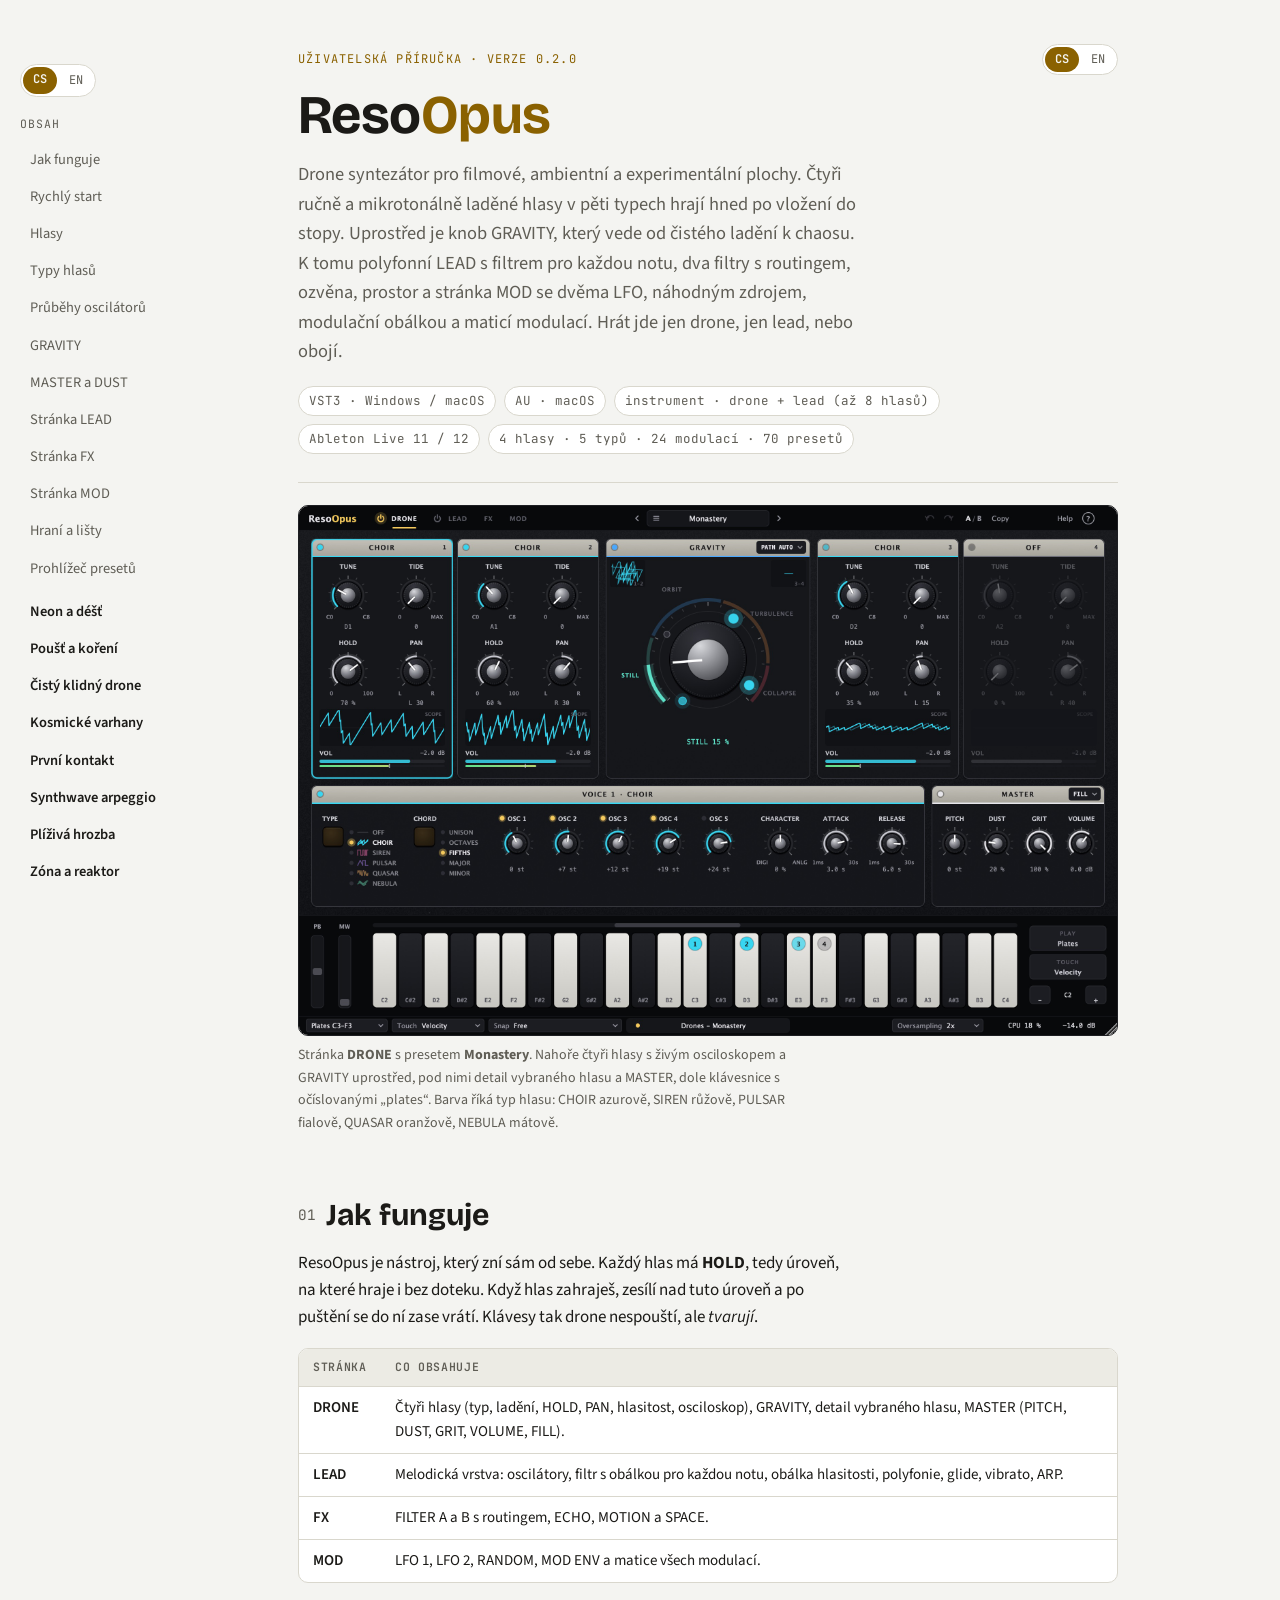
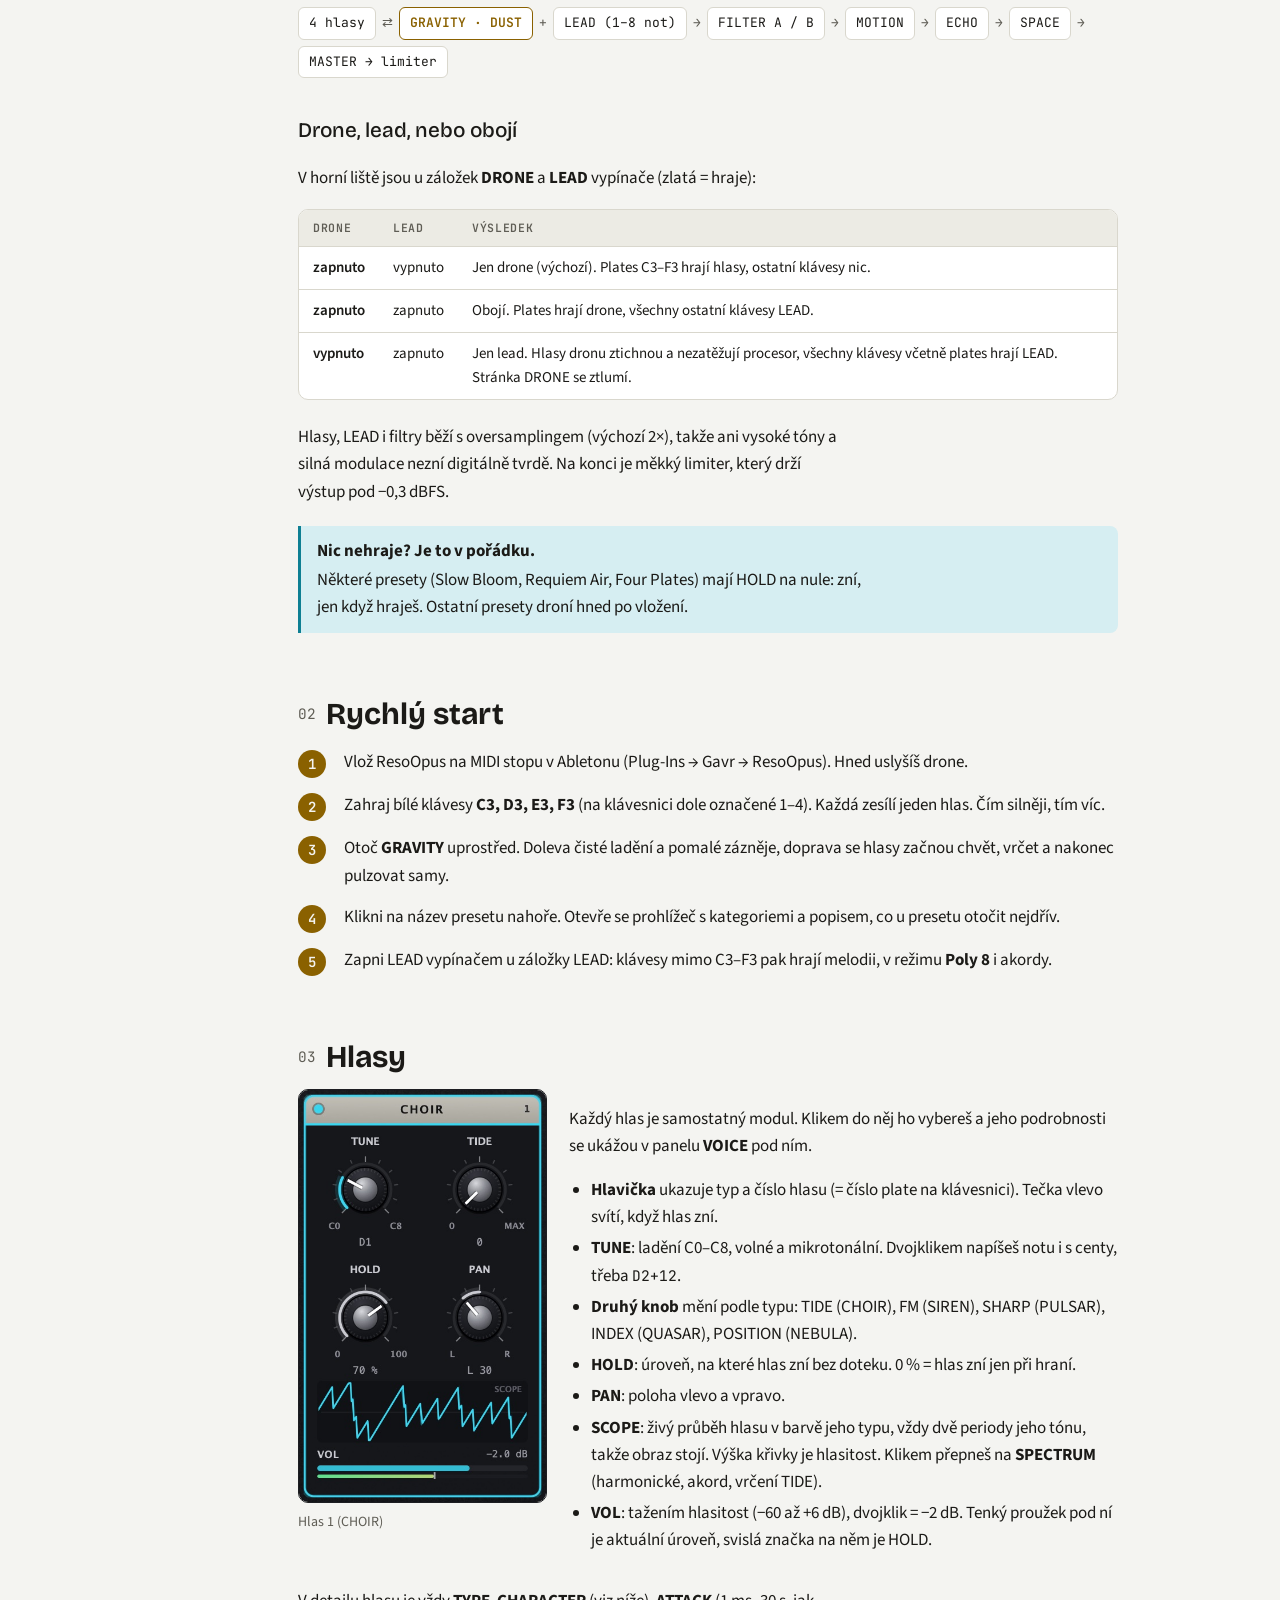
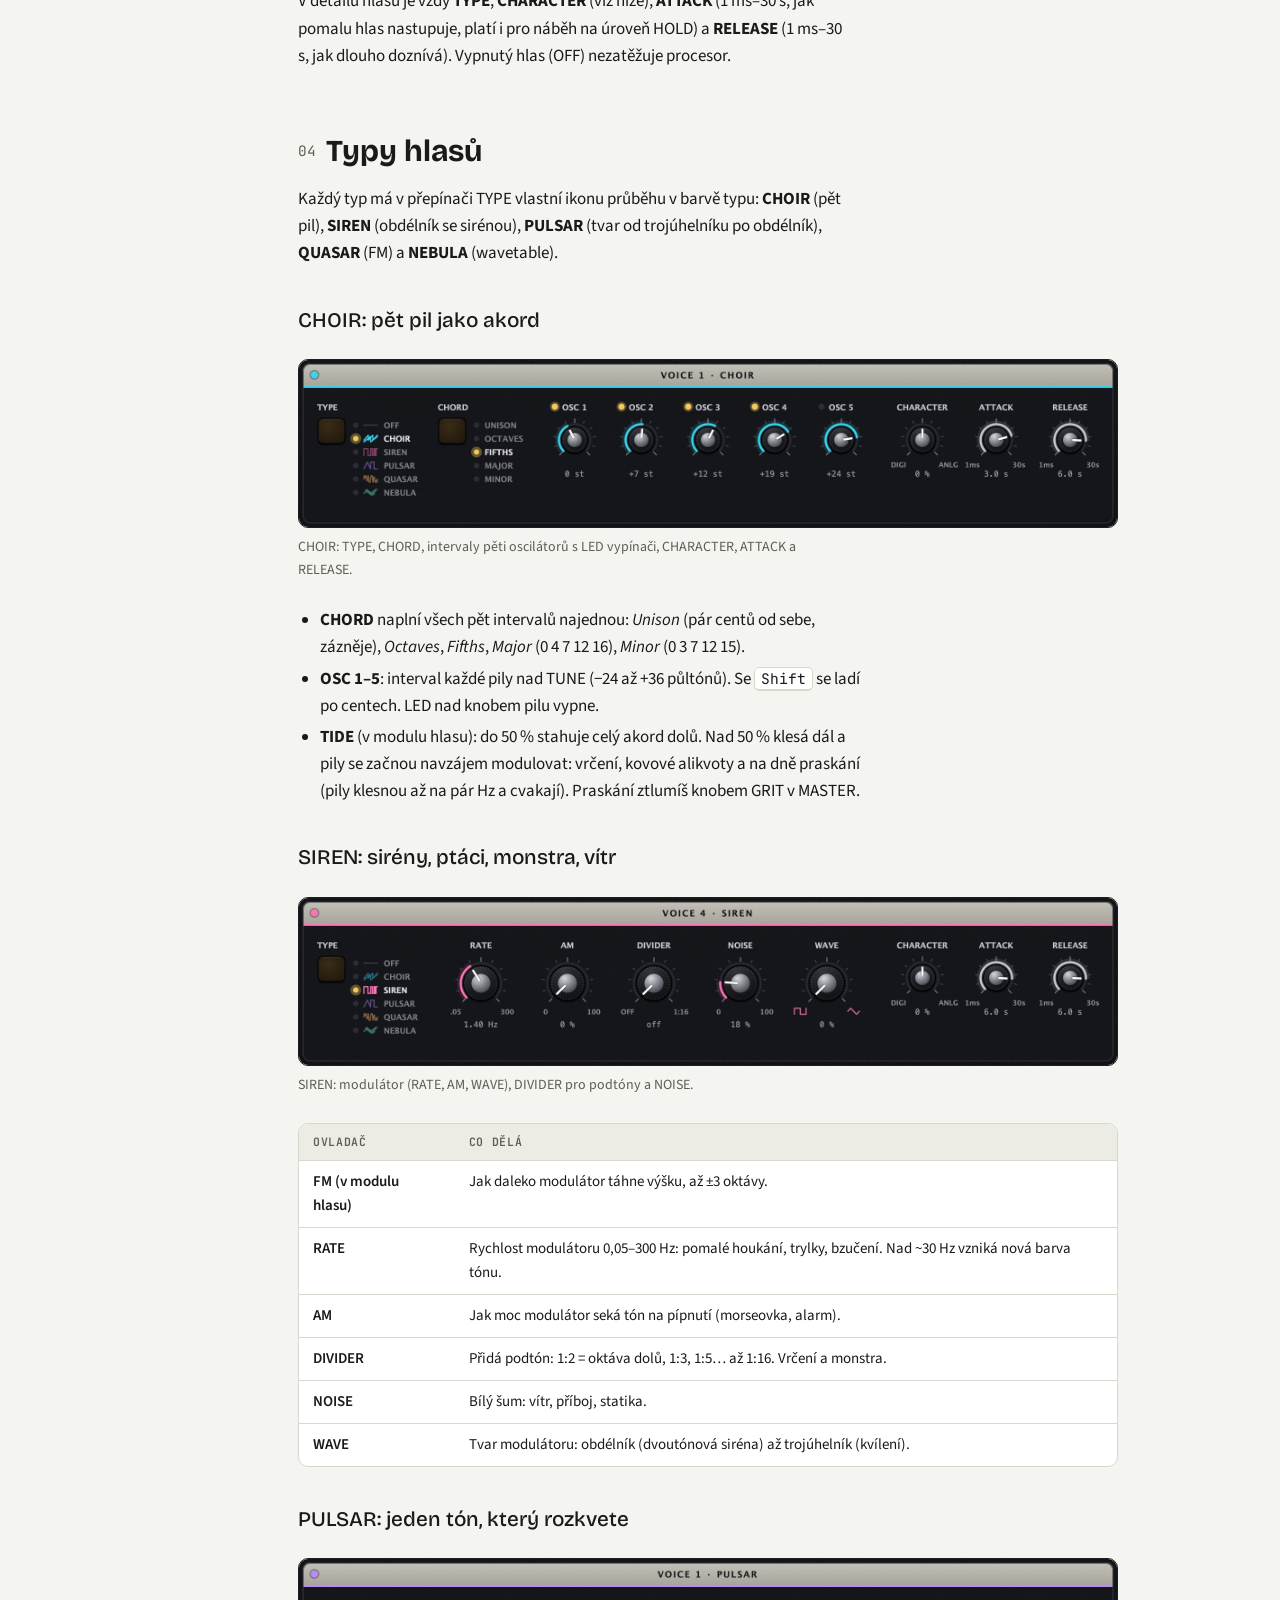
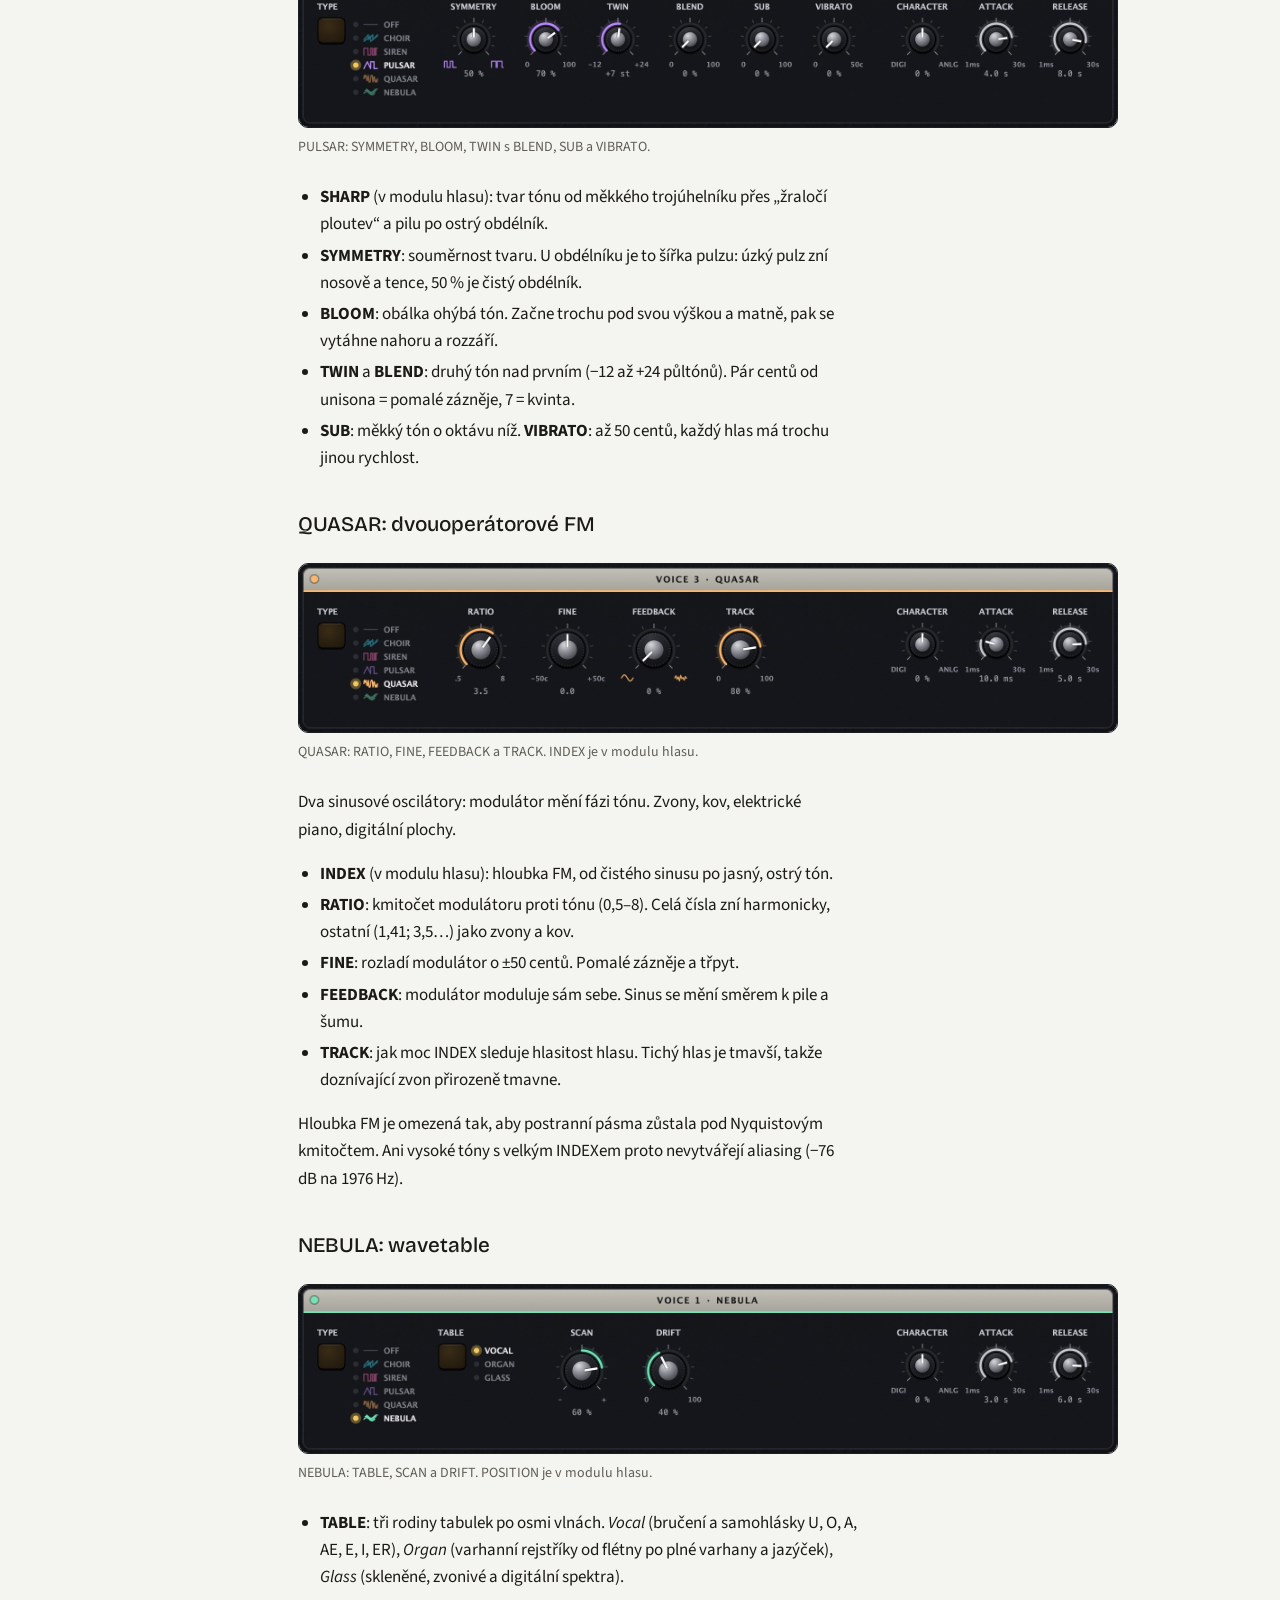
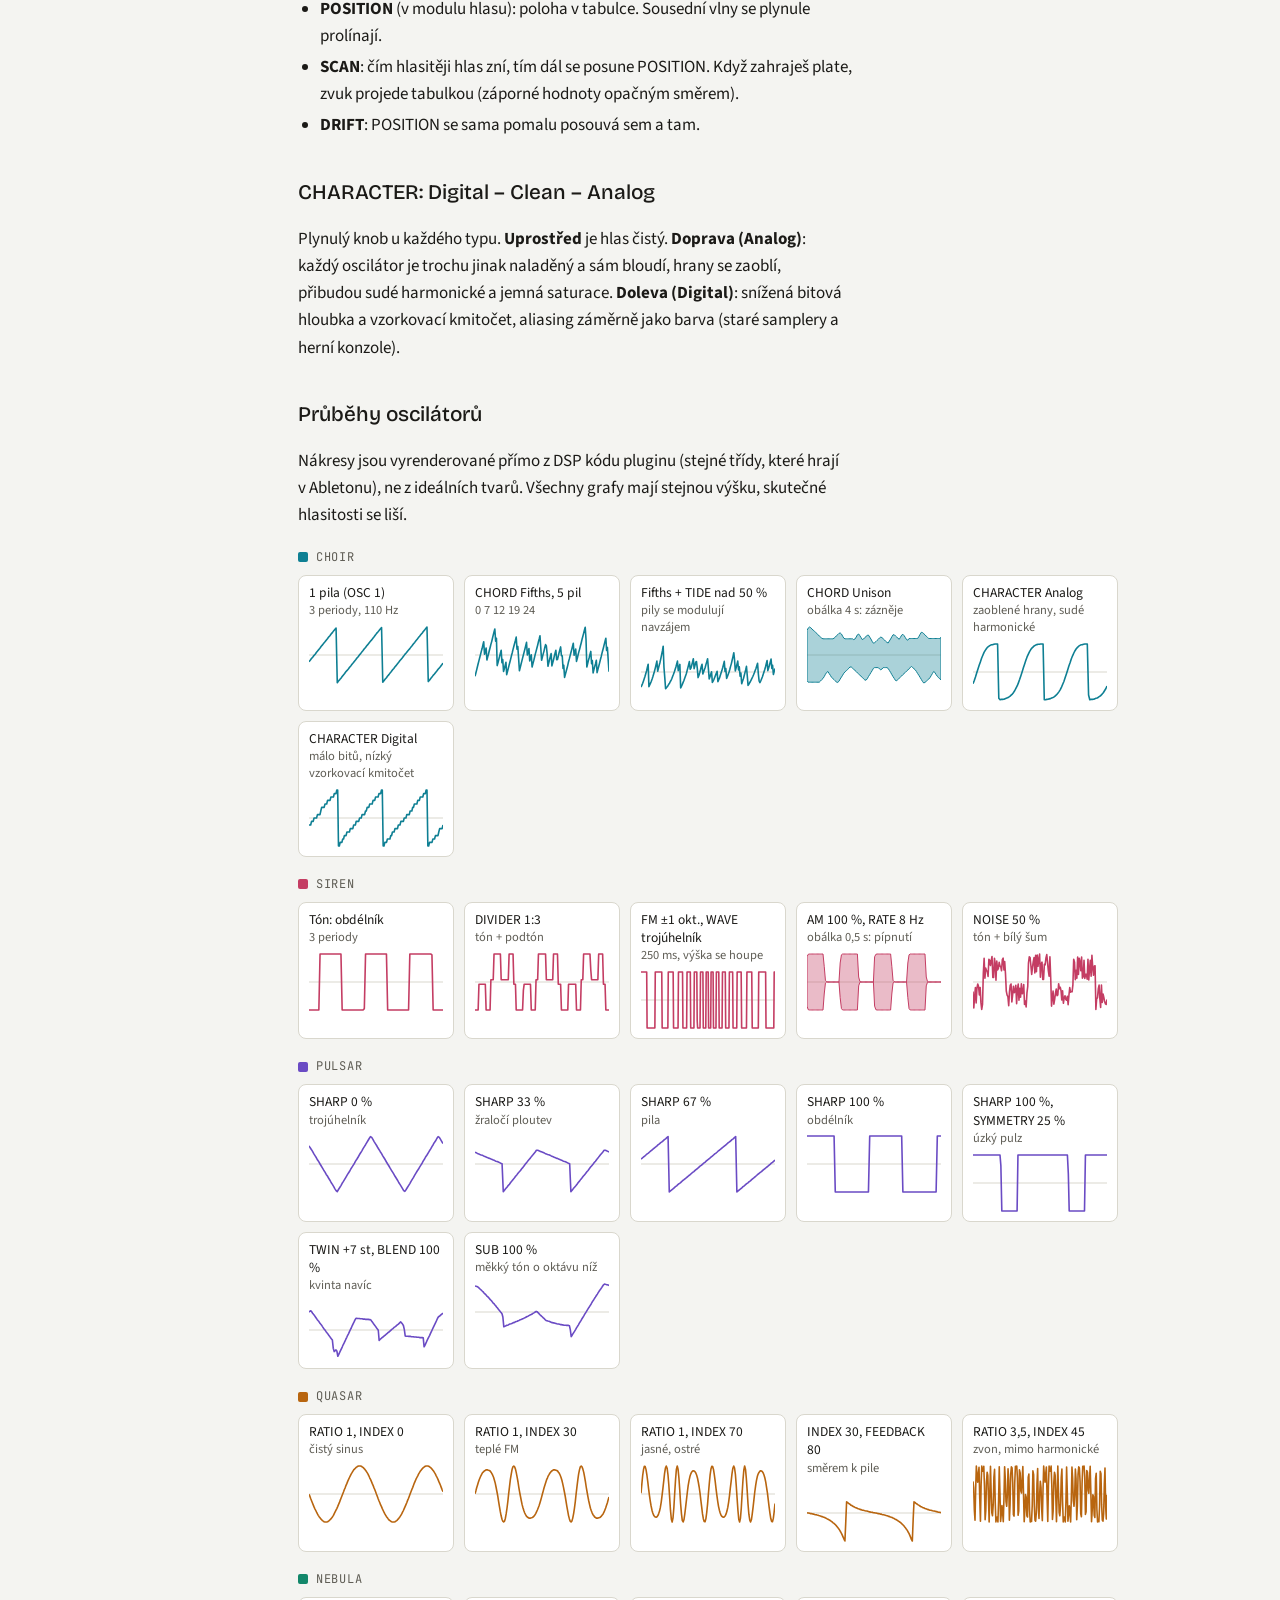
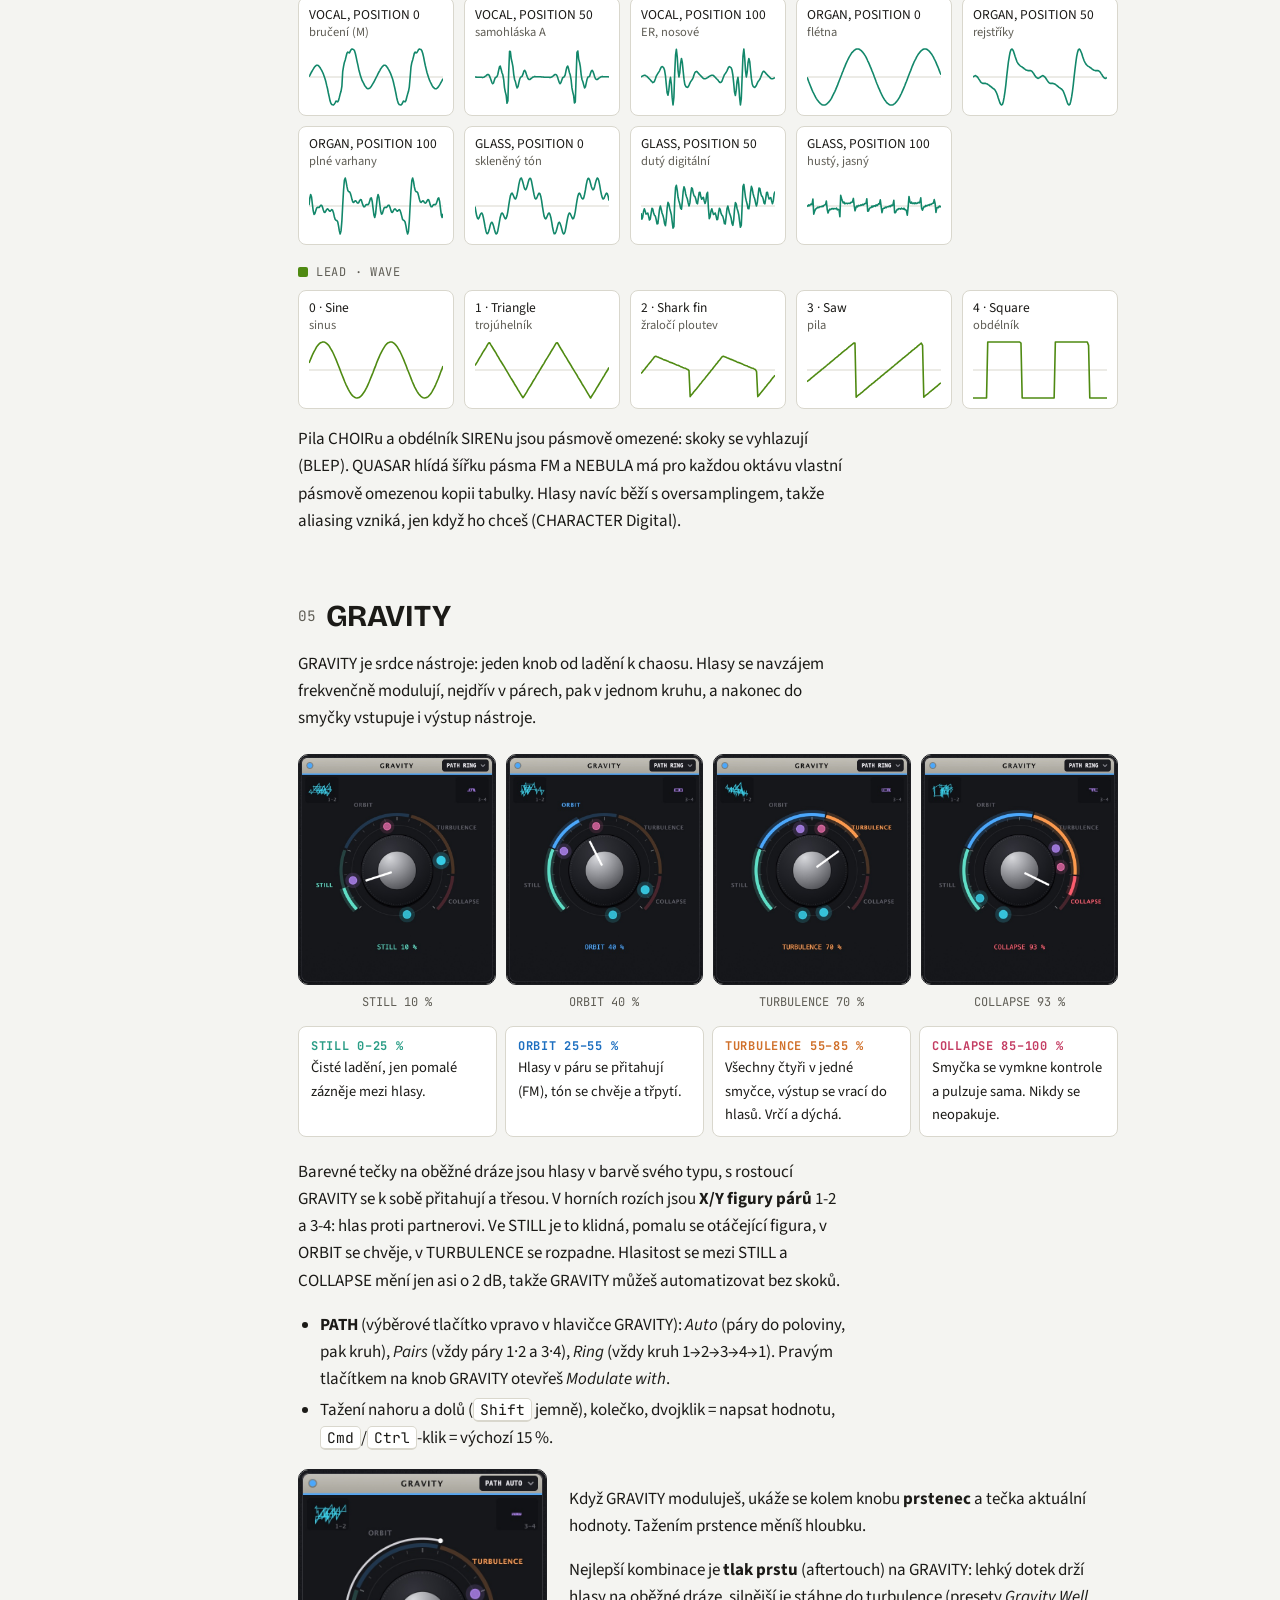
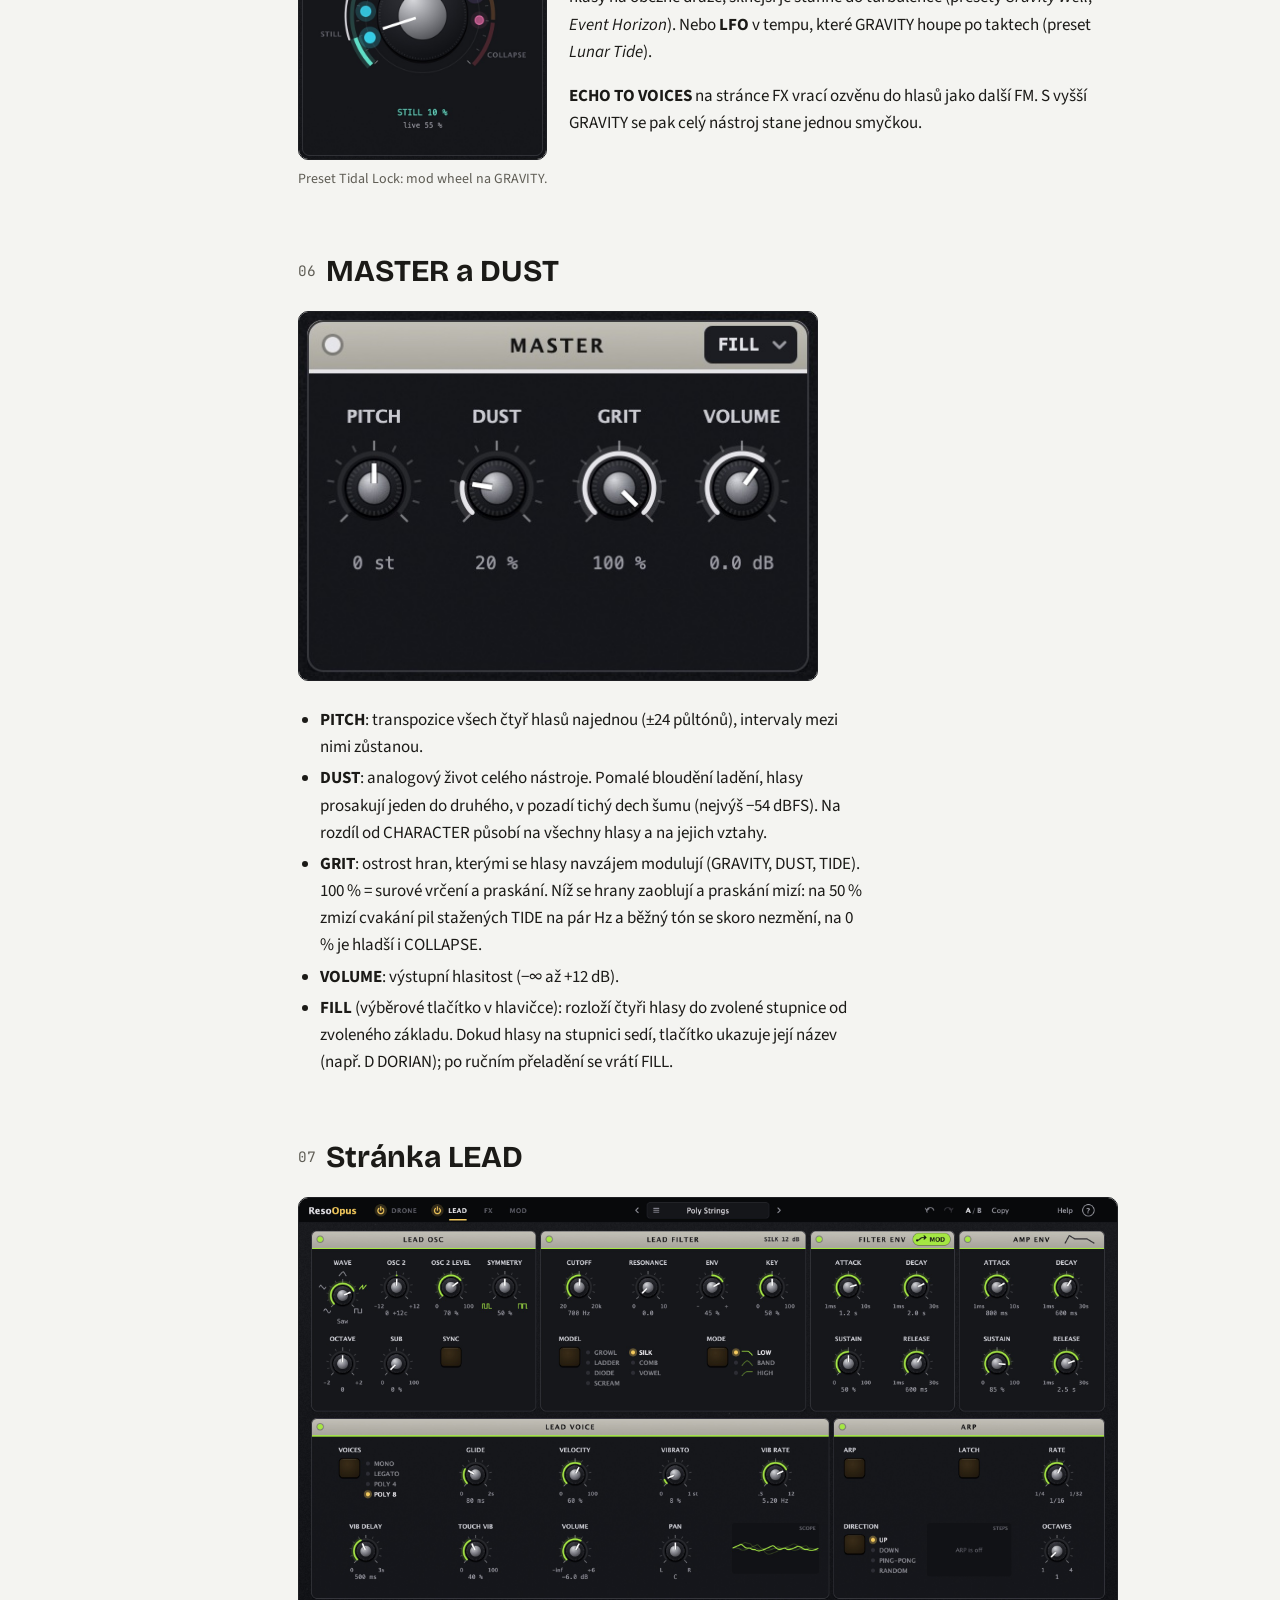
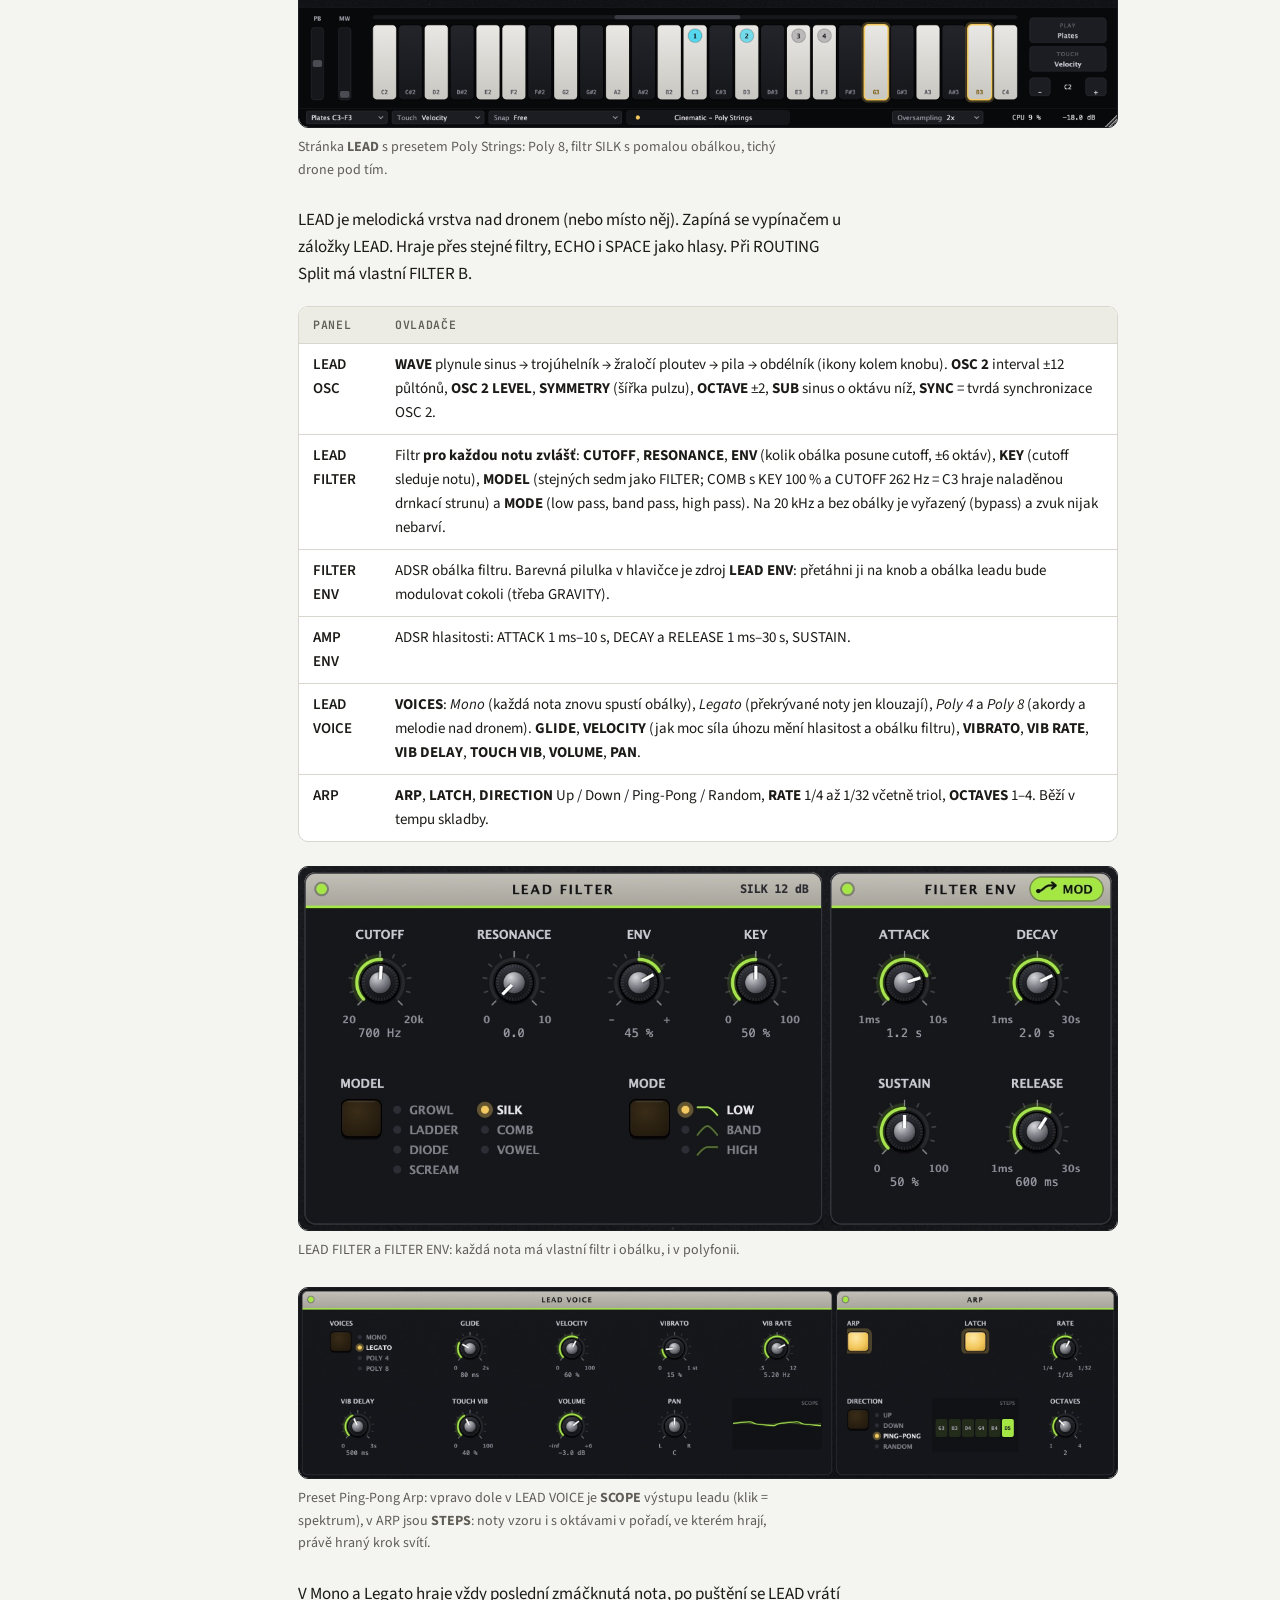
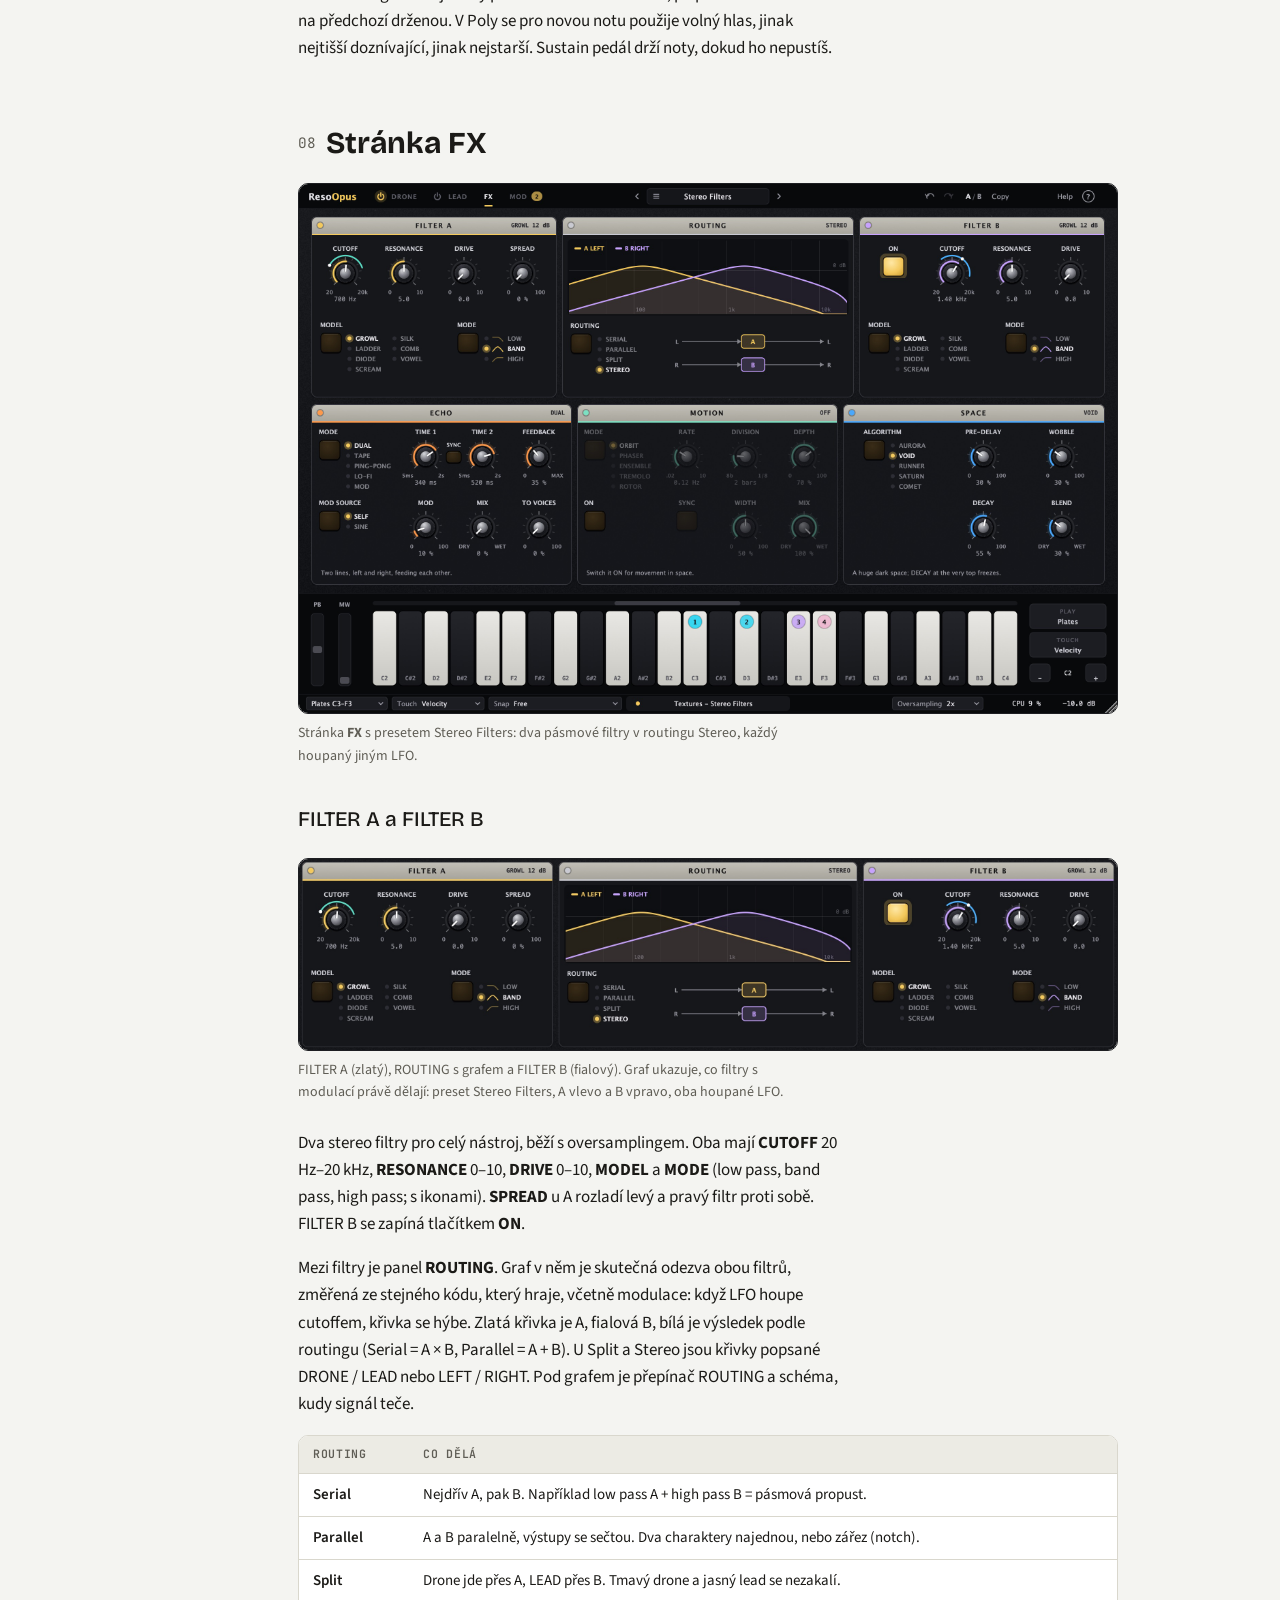
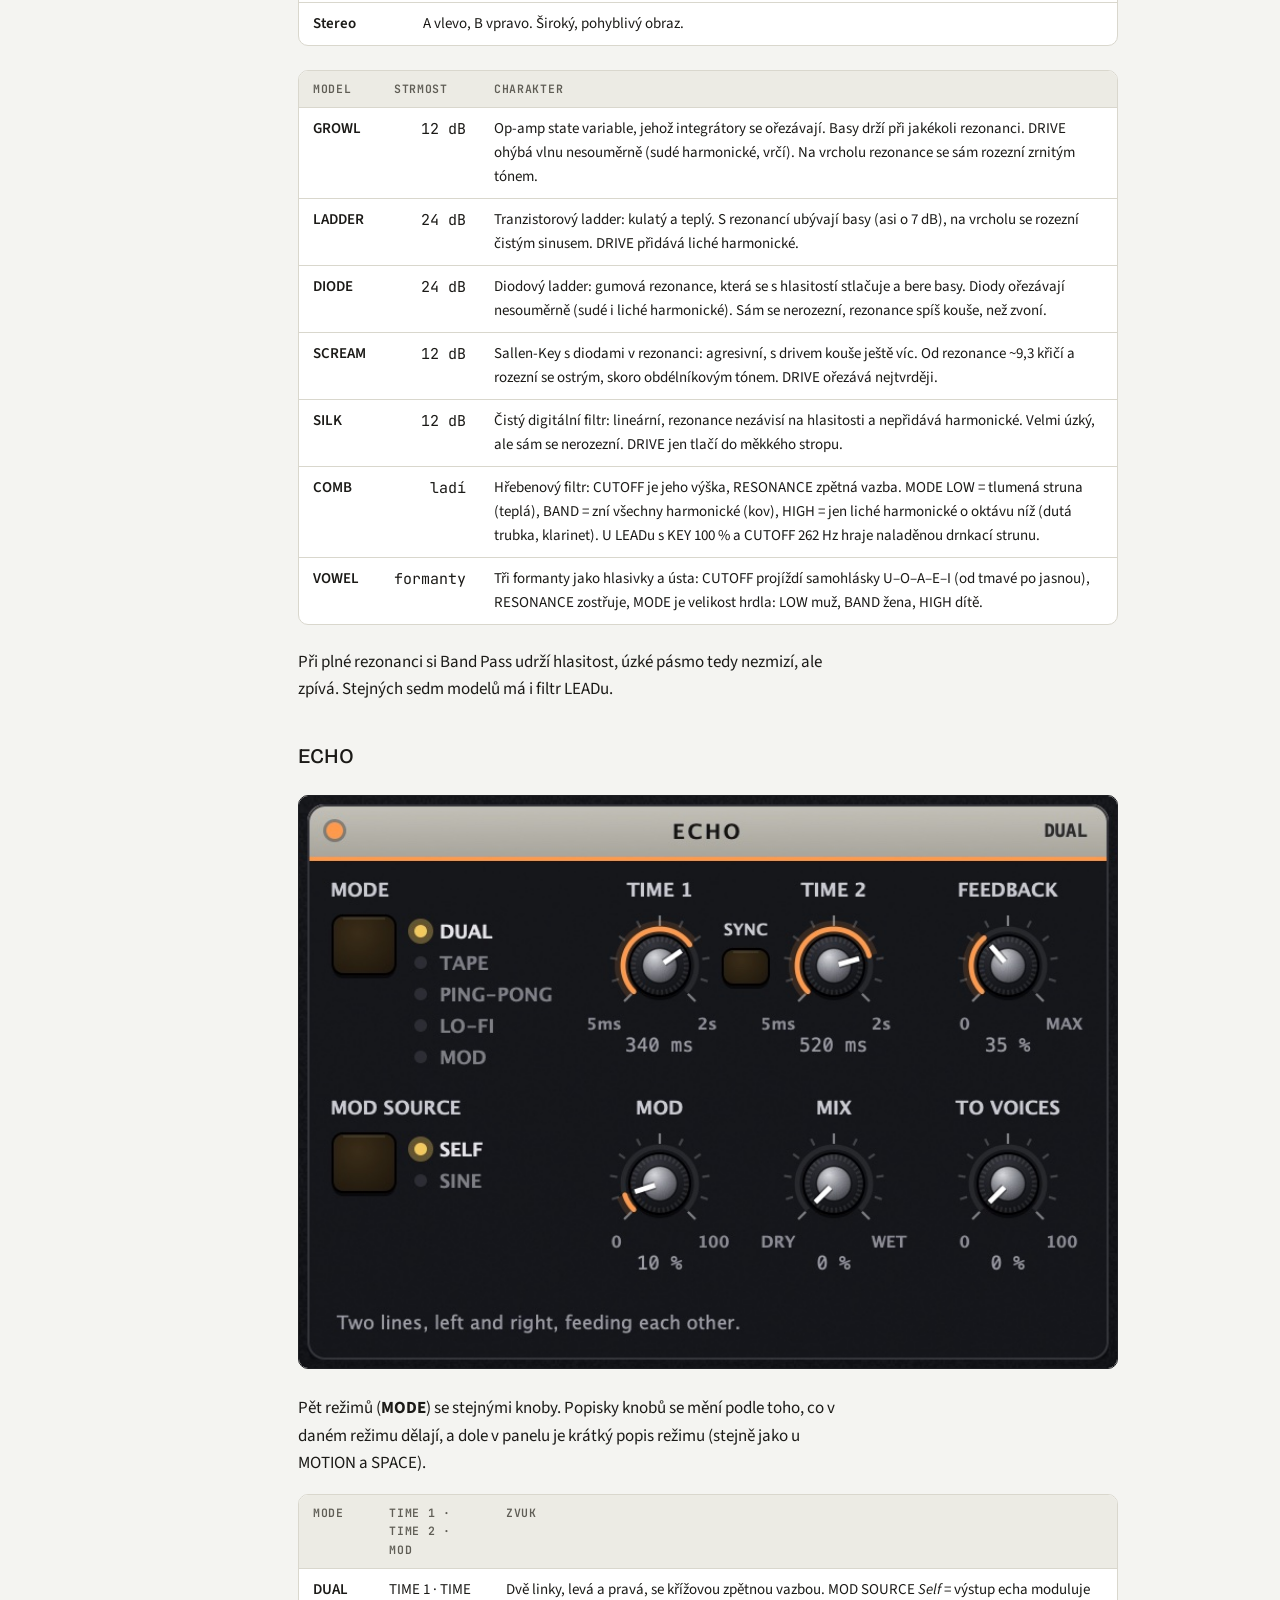
<file: docs/manual/index.html>
<!doctype html>
<html lang="cs">
<head>
<meta charset="utf-8">
<meta name="viewport" content="width=device-width, initial-scale=1">
<title>ResoOpus Příručka</title>
<link rel="preconnect" href="https://fonts.googleapis.com">
<link rel="preconnect" href="https://fonts.gstatic.com" crossorigin>
<link rel="stylesheet" href="https://fonts.googleapis.com/css2?family=Bricolage+Grotesque:opsz,wght@12..96,500;12..96,700&family=Source+Sans+3:ital,wght@0,400;0,600;1,400&family=JetBrains+Mono:wght@400;600&display=swap">
<link rel="stylesheet" href="style.css">
</head>
<body>
<div class="page">
  <nav class="toc" aria-label="Obsah">
    <div class="lang" aria-label="Jazyk"><span aria-current="page">CS</span><a href="en.html" hreflang="en" lang="en">EN</a></div>
    <p>Obsah</p>
    <ol>
      <li><a href="#princip">Jak funguje</a></li>
      <li><a href="#start">Rychlý start</a></li>
      <li><a href="#hlasy">Hlasy</a></li>
      <li><a href="#typy">Typy hlasů</a></li>
      <li><a href="#prubehy">Průběhy oscilátorů</a></li>
      <li><a href="#gravity">GRAVITY</a></li>
      <li><a href="#master">MASTER a DUST</a></li>
      <li><a href="#lead">Stránka LEAD</a></li>
      <li><a href="#fx">Stránka FX</a></li>
      <li><a href="#motion">Stránka MOD</a></li>
      <li><a href="#hrani">Hraní a lišty</a></li>
      <li><a href="#prohlizec">Prohlížeč presetů</a></li>
      <li class="genre sep"><a href="#blade">Neon a déšť</a></li>
      <li class="genre"><a href="#duna">Poušť a koření</a></li>
      <li class="genre"><a href="#calm">Čistý klidný drone</a></li>
      <li class="genre"><a href="#varhany">Kosmické varhany</a></li>
      <li class="genre"><a href="#kontakt">První kontakt</a></li>
      <li class="genre"><a href="#synthwave">Synthwave arpeggio</a></li>
      <li class="genre"><a href="#hrozba">Plíživá hrozba</a></li>
      <li class="genre"><a href="#zona">Zóna a reaktor</a></li>
      <li class="genre"><a href="#lod">Hluboký vesmír</a></li>
      <li class="genre"><a href="#meditace">Meditace</a></li>
      <li class="sep"><a href="#presety">Tovární presety</a></li>
      <li><a href="#mereni">Měření</a></li>
      <li><a href="#potize">Řešení potíží</a></li>
      <li><a href="#klavesy">Myš a klávesy</a></li>
      <li><a href="#instalace">Instalace a soubory</a></li>
    </ol>
  </nav>

  <main>
  <div class="doc">
    <header class="hero">
      <div class="hero-top">
        <p class="eyebrow">Uživatelská příručka · verze 0.2.0</p>
        <div class="lang" aria-label="Jazyk"><span aria-current="page">CS</span><a href="en.html" hreflang="en" lang="en">EN</a></div>
      </div>
      <h1>Reso<span class="q">Opus</span></h1>
      <p class="lede">Drone syntezátor pro filmové, ambientní a experimentální plochy. Čtyři ručně a mikrotonálně laděné hlasy v pěti typech hrají hned po vložení do stopy. Uprostřed je knob GRAVITY, který vede od čistého ladění k chaosu. K tomu polyfonní LEAD s filtrem pro každou notu, dva filtry s routingem, ozvěna, prostor a stránka MOD se dvěma LFO, náhodným zdrojem, modulační obálkou a maticí modulací. Hrát jde jen drone, jen lead, nebo obojí.</p>
      <div class="meta">
        <span>VST3 · Windows / macOS</span><span>AU · macOS</span><span>instrument · drone + lead (až 8 hlasů)</span><span>Ableton Live 11 / 12</span><span>4 hlasy · 5 typů · 24 modulací · 70 presetů</span>
      </div>
    </header>

    <figure class="shot"><img src="img/overview.jpg" alt="Stránka DRONE s presetem Monastery" width="2400" height="1552"><figcaption>Stránka <strong>DRONE</strong> s presetem <strong>Monastery</strong>. Nahoře čtyři hlasy s živým osciloskopem a GRAVITY uprostřed, pod nimi detail vybraného hlasu a MASTER, dole klávesnice s očíslovanými „plates“. Barva říká typ hlasu: CHOIR azurově, SIREN růžově, PULSAR fialově, QUASAR oranžově, NEBULA mátově.</figcaption></figure>

    <h2 id="princip"><span class="num">01</span>Jak funguje</h2>
    <p>ResoOpus je nástroj, který zní sám od sebe. Každý hlas má <strong>HOLD</strong>, tedy úroveň, na které hraje i bez doteku. Když hlas zahraješ, zesílí nad tuto úroveň a po puštění se do ní zase vrátí. Klávesy tak drone nespouští, ale <em>tvarují</em>.</p>
    <div class="table-wrap"><table>
      <thead><tr><th>Stránka</th><th>Co obsahuje</th></tr></thead>
      <tbody>
        <tr><td>DRONE</td><td>Čtyři hlasy (typ, ladění, HOLD, PAN, hlasitost, osciloskop), GRAVITY, detail vybraného hlasu, MASTER (PITCH, DUST, GRIT, VOLUME, FILL).</td></tr>
        <tr><td>LEAD</td><td>Melodická vrstva: oscilátory, filtr s obálkou pro každou notu, obálka hlasitosti, polyfonie, glide, vibrato, ARP.</td></tr>
        <tr><td>FX</td><td>FILTER A a B s routingem, ECHO, MOTION a SPACE.</td></tr>
        <tr><td>MOD</td><td>LFO 1, LFO 2, RANDOM, MOD ENV a matice všech modulací.</td></tr>
      </tbody>
    </table></div>
    <div class="chain"><span>4 hlasy</span><i>⇄</i><span class="me">GRAVITY · DUST</span><i>+</i><span>LEAD (1–8 not)</span><i>→</i><span>FILTER A / B</span><i>→</i><span>MOTION</span><i>→</i><span>ECHO</span><i>→</i><span>SPACE</span><i>→</i><span>MASTER → limiter</span></div>
    <h3>Drone, lead, nebo obojí</h3>
    <p>V horní liště jsou u záložek <strong>DRONE</strong> a <strong>LEAD</strong> vypínače (zlatá = hraje):</p>
    <div class="table-wrap"><table>
      <thead><tr><th>DRONE</th><th>LEAD</th><th>Výsledek</th></tr></thead>
      <tbody>
        <tr><td>zapnuto</td><td>vypnuto</td><td>Jen drone (výchozí). Plates C3–F3 hrají hlasy, ostatní klávesy nic.</td></tr>
        <tr><td>zapnuto</td><td>zapnuto</td><td>Obojí. Plates hrají drone, všechny ostatní klávesy LEAD.</td></tr>
        <tr><td>vypnuto</td><td>zapnuto</td><td>Jen lead. Hlasy dronu ztichnou a nezatěžují procesor, všechny klávesy včetně plates hrají LEAD. Stránka DRONE se ztlumí.</td></tr>
      </tbody>
    </table></div>
    <p>Hlasy, LEAD i filtry běží s oversamplingem (výchozí 2×), takže ani vysoké tóny a silná modulace nezní digitálně tvrdě. Na konci je měkký limiter, který drží výstup pod −0,3 dBFS.</p>
    <div class="note info"><p><strong>Nic nehraje? Je to v pořádku.</strong>Některé presety (Slow Bloom, Requiem Air, Four Plates) mají HOLD na nule: zní, jen když hraješ. Ostatní presety droní hned po vložení.</p></div>

    <h2 id="start"><span class="num">02</span>Rychlý start</h2>
    <ol class="steps">
      <li><div>Vlož ResoOpus na MIDI stopu v Abletonu (Plug-Ins → Gavr → ResoOpus). Hned uslyšíš drone.</div></li>
      <li><div>Zahraj bílé klávesy <strong>C3, D3, E3, F3</strong> (na klávesnici dole označené 1–4). Každá zesílí jeden hlas. Čím silněji, tím víc.</div></li>
      <li><div>Otoč <strong>GRAVITY</strong> uprostřed. Doleva čisté ladění a pomalé zázněje, doprava se hlasy začnou chvět, vrčet a nakonec pulzovat samy.</div></li>
      <li><div>Klikni na název presetu nahoře. Otevře se prohlížeč s kategoriemi a popisem, co u presetu otočit nejdřív.</div></li>
      <li><div>Zapni LEAD vypínačem u záložky LEAD: klávesy mimo C3–F3 pak hrají melodii, v režimu <strong>Poly 8</strong> i akordy.</div></li>
    </ol>

    <h2 id="hlasy"><span class="num">03</span>Hlasy</h2>
    <div class="duo">
      <figure class="shot"><img src="img/voice-strip.jpg" alt="Hlas 1" width="432" height="720" loading="lazy"><figcaption>Hlas 1 (CHOIR)</figcaption></figure>
      <div>
        <p>Každý hlas je samostatný modul. Klikem do něj ho vybereš a jeho podrobnosti se ukážou v panelu <strong>VOICE</strong> pod ním.</p>
        <ul>
          <li><strong>Hlavička</strong> ukazuje typ a číslo hlasu (= číslo plate na klávesnici). Tečka vlevo svítí, když hlas zní.</li>
          <li><strong>TUNE</strong>: ladění C0–C8, volné a mikrotonální. Dvojklikem napíšeš notu i s centy, třeba <code>D2+12</code>.</li>
          <li><strong>Druhý knob</strong> mění podle typu: TIDE (CHOIR), FM (SIREN), SHARP (PULSAR), INDEX (QUASAR), POSITION (NEBULA).</li>
          <li><strong>HOLD</strong>: úroveň, na které hlas zní bez doteku. 0 % = hlas zní jen při hraní.</li>
          <li><strong>PAN</strong>: poloha vlevo a vpravo.</li>
          <li><strong>SCOPE</strong>: živý průběh hlasu v barvě jeho typu, vždy dvě periody jeho tónu, takže obraz stojí. Výška křivky je hlasitost. Klikem přepneš na <strong>SPECTRUM</strong> (harmonické, akord, vrčení TIDE).</li>
          <li><strong>VOL</strong>: tažením hlasitost (−60 až +6 dB), dvojklik = −2 dB. Tenký proužek pod ní je aktuální úroveň, svislá značka na něm je HOLD.</li>
        </ul>
      </div>
    </div>
    <p>V detailu hlasu je vždy <strong>TYPE</strong>, <strong>CHARACTER</strong> (viz níže), <strong>ATTACK</strong> (1 ms–30 s, jak pomalu hlas nastupuje, platí i pro náběh na úroveň HOLD) a <strong>RELEASE</strong> (1 ms–30 s, jak dlouho doznívá). Vypnutý hlas (OFF) nezatěžuje procesor.</p>

    <h2 id="typy"><span class="num">04</span>Typy hlasů</h2>
    <p>Každý typ má v přepínači TYPE vlastní ikonu průběhu v barvě typu: <strong>CHOIR</strong> (pět pil), <strong>SIREN</strong> (obdélník se sirénou), <strong>PULSAR</strong> (tvar od trojúhelníku po obdélník), <strong>QUASAR</strong> (FM) a <strong>NEBULA</strong> (wavetable).</p>
    <h3>CHOIR: pět pil jako akord</h3>
    <figure class="shot"><img src="img/detail-choir.jpg" alt="Detail hlasu CHOIR" width="1816" height="372" loading="lazy"><figcaption>CHOIR: TYPE, CHORD, intervaly pěti oscilátorů s LED vypínači, CHARACTER, ATTACK a RELEASE.</figcaption></figure>
    <ul>
      <li><strong>CHORD</strong> naplní všech pět intervalů najednou: <em>Unison</em> (pár centů od sebe, zázněje), <em>Octaves</em>, <em>Fifths</em>, <em>Major</em> (0 4 7 12 16), <em>Minor</em> (0 3 7 12 15).</li>
      <li><strong>OSC 1–5</strong>: interval každé pily nad TUNE (−24 až +36 půltónů). Se <kbd>Shift</kbd> se ladí po centech. LED nad knobem pilu vypne.</li>
      <li><strong>TIDE</strong> (v modulu hlasu): do 50 % stahuje celý akord dolů. Nad 50 % klesá dál a pily se začnou navzájem modulovat: vrčení, kovové alikvoty a na dně praskání (pily klesnou až na pár Hz a cvakají). Praskání ztlumíš knobem GRIT v MASTER.</li>
    </ul>
    <h3>SIREN: sirény, ptáci, monstra, vítr</h3>
    <figure class="shot"><img src="img/detail-siren.jpg" alt="Detail hlasu SIREN" width="1816" height="372" loading="lazy"><figcaption>SIREN: modulátor (RATE, AM, WAVE), DIVIDER pro podtóny a NOISE.</figcaption></figure>
    <div class="table-wrap"><table>
      <thead><tr><th>Ovladač</th><th>Co dělá</th></tr></thead>
      <tbody>
        <tr><td>FM (v modulu hlasu)</td><td>Jak daleko modulátor táhne výšku, až ±3 oktávy.</td></tr>
        <tr><td>RATE</td><td>Rychlost modulátoru 0,05–300 Hz: pomalé houkání, trylky, bzučení. Nad ~30 Hz vzniká nová barva tónu.</td></tr>
        <tr><td>AM</td><td>Jak moc modulátor seká tón na pípnutí (morseovka, alarm).</td></tr>
        <tr><td>DIVIDER</td><td>Přidá podtón: 1:2 = oktáva dolů, 1:3, 1:5… až 1:16. Vrčení a monstra.</td></tr>
        <tr><td>NOISE</td><td>Bílý šum: vítr, příboj, statika.</td></tr>
        <tr><td>WAVE</td><td>Tvar modulátoru: obdélník (dvoutónová siréna) až trojúhelník (kvílení).</td></tr>
      </tbody>
    </table></div>
    <h3>PULSAR: jeden tón, který rozkvete</h3>
    <figure class="shot"><img src="img/detail-pulsar.jpg" alt="Detail hlasu PULSAR" width="1816" height="372" loading="lazy"><figcaption>PULSAR: SYMMETRY, BLOOM, TWIN s BLEND, SUB a VIBRATO.</figcaption></figure>
    <ul>
      <li><strong>SHARP</strong> (v modulu hlasu): tvar tónu od měkkého trojúhelníku přes „žraločí ploutev“ a pilu po ostrý obdélník.</li>
      <li><strong>SYMMETRY</strong>: souměrnost tvaru. U obdélníku je to šířka pulzu: úzký pulz zní nosově a tence, 50 % je čistý obdélník.</li>
      <li><strong>BLOOM</strong>: obálka ohýbá tón. Začne trochu pod svou výškou a matně, pak se vytáhne nahoru a rozzáří.</li>
      <li><strong>TWIN</strong> a <strong>BLEND</strong>: druhý tón nad prvním (−12 až +24 půltónů). Pár centů od unisona = pomalé zázněje, 7 = kvinta.</li>
      <li><strong>SUB</strong>: měkký tón o oktávu níž. <strong>VIBRATO</strong>: až 50 centů, každý hlas má trochu jinou rychlost.</li>
    </ul>
    <h3>QUASAR: dvouoperátorové FM</h3>
    <figure class="shot"><img src="img/detail-quasar.jpg" alt="Detail hlasu QUASAR" width="1816" height="372" loading="lazy"><figcaption>QUASAR: RATIO, FINE, FEEDBACK a TRACK. INDEX je v modulu hlasu.</figcaption></figure>
    <p>Dva sinusové oscilátory: modulátor mění fázi tónu. Zvony, kov, elektrické piano, digitální plochy.</p>
    <ul>
      <li><strong>INDEX</strong> (v modulu hlasu): hloubka FM, od čistého sinusu po jasný, ostrý tón.</li>
      <li><strong>RATIO</strong>: kmitočet modulátoru proti tónu (0,5–8). Celá čísla zní harmonicky, ostatní (1,41; 3,5…) jako zvony a kov.</li>
      <li><strong>FINE</strong>: rozladí modulátor o ±50 centů. Pomalé zázněje a třpyt.</li>
      <li><strong>FEEDBACK</strong>: modulátor moduluje sám sebe. Sinus se mění směrem k pile a šumu.</li>
      <li><strong>TRACK</strong>: jak moc INDEX sleduje hlasitost hlasu. Tichý hlas je tmavší, takže doznívající zvon přirozeně tmavne.</li>
    </ul>
    <p>Hloubka FM je omezená tak, aby postranní pásma zůstala pod Nyquistovým kmitočtem. Ani vysoké tóny s velkým INDEXem proto nevytvářejí aliasing (−76 dB na 1976 Hz).</p>
    <h3>NEBULA: wavetable</h3>
    <figure class="shot"><img src="img/detail-nebula.jpg" alt="Detail hlasu NEBULA" width="1816" height="372" loading="lazy"><figcaption>NEBULA: TABLE, SCAN a DRIFT. POSITION je v modulu hlasu.</figcaption></figure>
    <ul>
      <li><strong>TABLE</strong>: tři rodiny tabulek po osmi vlnách. <em>Vocal</em> (bručení a samohlásky U, O, A, AE, E, I, ER), <em>Organ</em> (varhanní rejstříky od flétny po plné varhany a jazýček), <em>Glass</em> (skleněné, zvonivé a digitální spektra).</li>
      <li><strong>POSITION</strong> (v modulu hlasu): poloha v tabulce. Sousední vlny se plynule prolínají.</li>
      <li><strong>SCAN</strong>: čím hlasitěji hlas zní, tím dál se posune POSITION. Když zahraješ plate, zvuk projede tabulkou (záporné hodnoty opačným směrem).</li>
      <li><strong>DRIFT</strong>: POSITION se sama pomalu posouvá sem a tam.</li>
    </ul>
    <h3>CHARACTER: Digital – Clean – Analog</h3>
    <p>Plynulý knob u každého typu. <strong>Uprostřed</strong> je hlas čistý. <strong>Doprava (Analog)</strong>: každý oscilátor je trochu jinak naladěný a sám bloudí, hrany se zaoblí, přibudou sudé harmonické a jemná saturace. <strong>Doleva (Digital)</strong>: snížená bitová hloubka a vzorkovací kmitočet, aliasing záměrně jako barva (staré samplery a herní konzole).</p>

    <h3 id="prubehy">Průběhy oscilátorů</h3>
    <p>Nákresy jsou vyrenderované přímo z DSP kódu pluginu (stejné třídy, které hrají v Abletonu), ne z ideálních tvarů. Všechny grafy mají stejnou výšku, skutečné hlasitosti se liší.</p>
    <p class="wave-head choir"><i class="sw"></i>CHOIR</p>
    <div class="waves choir"><div class="wave"><span>1 pila (OSC 1)</span><span class="s">3 periody, 110 Hz</span><svg viewBox="0 0 200 64" preserveAspectRatio="none" aria-hidden="true"><line class="axis" x1="0" y1="32" x2="200" y2="32"/><path class="l" d="M0.0 38.7L1.8 37.3L3.7 35.6L5.5 34.2L7.3 32.6L9.2 31.2L11.0 29.5L12.8 28.1L14.7 26.4L16.5 25.0L18.3 23.3L20.2 21.9L22.0 20.2L23.9 18.8L25.7 17.2L27.5 15.8L29.4 14.1L31.2 12.7L33.0 11.0L34.9 9.6L36.7 7.9L38.5 6.5L40.4 5.1L42.2 59.7L44.0 58.0L45.9 56.6L47.7 55.2L49.5 53.6L51.4 51.9L53.2 50.5L55.0 48.8L56.9 47.4L58.7 46.0L60.6 44.3L62.4 42.9L64.2 41.2L66.1 39.8L67.9 38.2L69.7 36.8L71.6 35.1L73.4 33.7L75.2 32.0L77.1 30.6L78.9 28.9L80.7 27.5L82.6 25.8L84.4 24.4L86.2 22.8L88.1 21.4L89.9 19.7L91.7 18.3L93.6 16.9L95.4 15.2L97.2 13.8L99.1 12.1L100.9 10.4L102.8 9.0L104.6 7.6L106.4 6.0L108.3 4.6L110.1 59.2L111.9 57.8L113.8 56.1L115.6 54.7L117.4 53.0L119.3 51.6L121.1 49.9L122.9 48.5L124.8 46.8L126.6 45.4L128.4 43.8L130.3 42.4L132.1 40.7L133.9 39.3L135.8 37.6L137.6 36.2L139.4 34.8L141.3 33.1L143.1 31.4L145.0 30.0L146.8 28.4L148.6 27.0L150.5 25.6L152.3 23.9L154.1 22.5L156.0 20.8L157.8 19.4L159.6 17.7L161.5 16.3L163.3 14.6L165.1 13.2L167.0 11.6L168.8 10.2L170.6 8.5L172.5 7.1L174.3 5.4L176.1 4.0L178.0 58.6L179.8 57.2L181.7 55.5L183.5 54.1L185.3 52.4L187.2 51.0L189.0 49.4L190.8 48.0L192.7 46.3L194.5 44.9L196.3 43.5L198.2 41.8L200.0 40.1"/></svg></div><div class="wave"><span>CHORD Fifths, 5 pil</span><span class="s">0 7 12 19 24</span><svg viewBox="0 0 200 64" preserveAspectRatio="none" aria-hidden="true"><line class="axis" x1="0" y1="32" x2="200" y2="32"/><path class="l" d="M0.0 53.3L1.2 50.2L2.4 47.1L3.6 43.8L4.7 40.7L5.9 37.6L7.1 34.5L8.3 31.4L9.5 28.1L10.7 25.3L11.8 21.9L13.0 18.8L14.2 31.2L15.4 28.1L16.6 25.0L17.8 37.0L18.9 34.0L20.1 31.2L21.3 27.8L22.5 24.7L23.7 21.4L24.9 18.6L26.0 15.5L27.2 12.1L28.4 9.0L29.6 6.0L30.8 18.3L32.0 15.2L33.1 42.6L34.3 39.8L35.5 36.5L36.7 33.4L37.9 30.3L39.1 27.2L40.2 39.6L41.4 36.5L42.6 48.5L43.8 45.7L45.0 42.4L46.2 39.3L47.3 51.6L48.5 48.5L49.7 45.4L50.9 42.1L52.1 39.0L53.3 35.9L54.4 32.8L55.6 29.8L56.8 26.4L58.0 23.3L59.2 20.2L60.4 17.2L61.5 14.1L62.7 26.1L63.9 23.6L65.1 35.4L66.3 47.7L67.5 44.6L68.6 41.5L69.8 38.4L71.0 35.1L72.2 32.0L73.4 28.9L74.6 25.8L75.7 22.8L76.9 19.4L78.1 32.0L79.3 28.9L80.5 25.6L81.7 37.9L82.8 34.8L84.0 31.7L85.2 44.0L86.4 40.7L87.6 37.9L88.8 34.5L89.9 31.4L91.1 28.4L92.3 25.3L93.5 22.2L94.7 18.8L95.9 15.8L97.0 12.7L98.2 25.0L99.4 37.3L100.6 34.0L101.8 30.9L103.0 28.1L104.1 24.7L105.3 21.6L106.5 23.0L107.7 30.9L108.9 43.2L110.1 39.8L111.2 36.8L112.4 33.7L113.6 30.6L114.8 42.9L116.0 39.8L117.2 36.8L118.3 33.4L119.5 30.3L120.7 27.2L121.9 36.8L123.1 36.5L124.3 33.1L125.4 30.0L126.6 27.0L127.8 23.9L129.0 32.8L130.2 32.8L131.4 45.4L132.5 42.4L133.7 54.4L134.9 51.3L136.1 48.2L137.3 45.2L138.5 42.1L139.6 38.7L140.8 35.9L142.0 32.6L143.2 29.5L144.4 26.4L145.6 23.3L146.7 20.2L147.9 32.3L149.1 29.2L150.3 26.1L151.5 38.4L152.7 35.4L153.8 32.0L155.0 28.9L156.2 26.1L157.4 22.8L158.6 19.7L159.8 16.3L160.9 13.5L162.1 10.4L163.3 7.1L164.5 4.3L165.7 16.3L166.9 44.0L168.0 41.0L169.2 37.6L170.4 34.8L171.6 31.4L172.8 28.4L174.0 40.7L175.1 37.6L176.3 49.9L177.5 46.6L178.7 43.5L179.9 40.7L181.1 37.3L182.2 49.6L183.4 46.6L184.6 43.5L185.8 40.4L187.0 37.0L188.2 34.0L189.3 30.9L190.5 27.8L191.7 24.7L192.9 21.4L194.1 18.3L195.3 15.2L196.4 27.5L197.6 24.4L198.8 36.8L200.0 48.8"/></svg></div><div class="wave"><span>Fifths + TIDE nad 50 %</span><span class="s">pily se modulují navzájem</span><svg viewBox="0 0 200 64" preserveAspectRatio="none" aria-hidden="true"><line class="axis" x1="0" y1="32" x2="200" y2="32"/><path class="l" d="M0.0 47.1L1.2 45.4L2.4 43.5L3.6 41.2L4.7 39.0L5.9 36.5L7.1 33.7L8.3 30.9L9.5 27.5L10.7 24.2L11.8 46.6L13.0 44.9L14.2 43.2L15.4 41.2L16.6 39.0L17.8 36.5L18.9 34.0L20.1 31.2L21.3 28.1L22.5 24.7L23.7 21.1L24.9 31.2L26.0 28.4L27.2 25.3L28.4 22.2L29.6 18.6L30.8 14.6L32.0 10.7L33.1 6.2L34.3 27.5L35.5 37.6L36.7 48.8L37.9 47.7L39.1 46.8L40.2 45.7L41.4 44.3L42.6 43.2L43.8 41.5L45.0 40.1L46.2 38.2L47.3 36.2L48.5 34.2L49.7 32.0L50.9 29.5L52.1 27.0L53.3 23.9L54.4 21.1L55.6 30.6L56.8 27.5L58.0 24.4L59.2 48.0L60.4 46.3L61.5 44.6L62.7 42.6L63.9 40.7L65.1 38.4L66.3 36.2L67.5 34.0L68.6 31.2L69.8 28.1L71.0 25.0L72.2 21.6L73.4 29.2L74.6 28.1L75.7 25.3L76.9 22.2L78.1 18.8L79.3 28.6L80.5 25.6L81.7 22.2L82.8 21.6L84.0 28.1L85.2 37.6L86.4 35.4L87.6 32.8L88.8 29.8L89.9 26.7L91.1 24.2L92.3 34.0L93.5 31.7L94.7 29.5L95.9 27.2L97.0 24.4L98.2 21.6L99.4 18.8L100.6 28.6L101.8 39.0L103.0 36.8L104.1 34.2L105.3 31.7L106.5 42.4L107.7 41.0L108.9 39.3L110.1 37.3L111.2 35.4L112.4 33.4L113.6 31.2L114.8 41.8L116.0 39.8L117.2 37.9L118.3 35.6L119.5 33.1L120.7 30.6L121.9 27.8L123.1 24.7L124.3 21.4L125.4 31.4L126.6 28.6L127.8 38.4L129.0 36.5L130.2 34.2L131.4 32.0L132.5 29.5L133.7 26.4L134.9 23.6L136.1 20.0L137.3 16.6L138.5 12.7L139.6 19.7L140.8 30.9L142.0 27.8L143.2 24.4L144.4 21.1L145.6 30.0L146.7 26.7L147.9 36.2L149.1 33.1L150.3 43.8L151.5 41.2L152.7 39.0L153.8 36.2L155.0 33.1L156.2 30.0L157.4 26.4L158.6 35.6L159.8 45.4L160.9 44.3L162.1 42.9L163.3 41.5L164.5 39.8L165.7 38.2L166.9 36.5L168.0 34.8L169.2 32.8L170.4 30.6L171.6 28.4L172.8 25.8L174.0 23.3L175.1 33.7L176.3 41.0L177.5 42.6L178.7 41.0L179.9 39.0L181.1 37.0L182.2 34.8L183.4 32.3L184.6 29.8L185.8 27.0L187.0 23.6L188.2 20.5L189.3 30.6L190.5 28.1L191.7 25.3L192.9 22.2L194.1 19.1L195.3 28.4L196.4 25.3L197.6 34.5L198.8 31.4L200.0 28.4"/></svg></div><div class="wave"><span>CHORD Unison</span><span class="s">obálka 4 s: zázněje</span><svg viewBox="0 0 200 64" preserveAspectRatio="none" aria-hidden="true"><line class="axis" x1="0" y1="32" x2="200" y2="32"/><path class="f" d="M0.0 7.4L1.8 5.1L3.7 4.0L5.5 4.6L7.3 6.0L9.2 7.1L11.0 8.2L12.8 9.3L14.7 10.4L16.5 11.8L18.3 13.0L20.2 14.1L22.0 15.2L23.9 15.8L25.7 15.8L27.5 15.8L29.4 15.8L31.2 15.8L33.0 15.8L34.9 15.8L36.7 15.8L38.5 15.8L40.4 15.2L42.2 14.1L44.0 12.7L45.9 11.6L47.7 10.4L49.5 9.9L51.4 11.0L53.2 13.2L55.0 15.2L56.9 15.8L58.7 15.8L60.6 15.8L62.4 15.8L64.2 15.8L66.1 15.8L67.9 15.8L69.7 16.6L71.6 16.0L73.4 14.1L75.2 11.8L77.1 11.0L78.9 12.7L80.7 14.6L82.6 16.6L84.4 16.0L86.2 14.6L88.1 13.5L89.9 12.4L91.7 12.1L93.6 14.1L95.4 16.0L97.2 18.3L99.1 20.2L100.9 19.7L102.8 18.6L104.6 17.4L106.4 16.3L108.3 14.9L110.1 14.1L111.9 14.6L113.8 15.8L115.6 16.9L117.4 18.3L119.3 19.4L121.1 20.0L122.9 18.0L124.8 16.0L126.6 13.8L128.4 11.8L130.3 11.8L132.1 13.0L133.9 14.1L135.8 15.2L137.6 16.3L139.4 14.4L141.3 12.1L143.1 11.3L145.0 12.7L146.8 14.6L148.6 16.6L150.5 17.2L152.3 15.5L154.1 15.5L156.0 15.5L157.8 15.5L159.6 15.5L161.5 15.5L163.3 15.5L165.1 15.5L167.0 13.5L168.8 11.3L170.6 9.3L172.5 9.6L174.3 10.7L176.1 11.8L178.0 13.2L179.8 14.4L181.7 15.5L183.5 15.5L185.3 15.5L187.2 15.5L189.0 15.5L190.8 15.5L192.7 15.5L194.5 15.5L196.3 15.5L198.2 15.5L200.0 14.4L200.0 56.9L198.2 55.8L196.3 54.7L194.5 53.3L192.7 51.6L190.8 49.4L189.0 48.5L187.2 50.5L185.3 52.7L183.5 54.7L181.7 56.1L179.8 57.2L178.0 58.3L176.1 59.4L174.3 60.0L172.5 58.6L170.6 56.4L168.8 54.4L167.0 52.4L165.1 50.5L163.3 48.5L161.5 46.8L159.6 45.7L157.8 44.6L156.0 43.5L154.1 44.6L152.3 45.7L150.5 47.1L148.6 48.2L146.8 49.4L145.0 50.5L143.1 51.6L141.3 53.0L139.4 54.1L137.6 55.2L135.8 56.4L133.9 57.8L132.1 57.5L130.3 55.5L128.4 53.6L126.6 51.6L124.8 49.4L122.9 47.4L121.1 45.4L119.3 44.6L117.4 44.6L115.6 44.6L113.8 44.6L111.9 46.0L110.1 46.8L108.3 46.0L106.4 44.6L104.6 44.6L102.8 44.6L100.9 44.6L99.1 45.4L97.2 47.7L95.4 49.6L93.6 51.6L91.7 53.6L89.9 55.8L88.1 57.2L86.2 56.9L84.4 55.8L82.6 54.4L80.7 53.3L78.9 52.2L77.1 51.0L75.2 49.9L73.4 48.5L71.6 47.4L69.7 46.3L67.9 45.2L66.1 44.0L64.2 44.0L62.4 45.2L60.6 46.6L58.7 47.7L56.9 48.8L55.0 50.2L53.2 52.2L51.4 54.1L49.5 56.1L47.7 58.3L45.9 59.4L44.0 59.2L42.2 57.8L40.4 56.6L38.5 55.5L36.7 54.4L34.9 52.4L33.0 50.5L31.2 48.5L29.4 49.4L27.5 51.3L25.7 53.6L23.9 55.5L22.0 56.6L20.2 58.0L18.3 59.2L16.5 59.2L14.7 59.2L12.8 59.2L11.0 59.2L9.2 59.2L7.3 59.2L5.5 59.2L3.7 59.2L1.8 59.2L0.0 57.5Z"/></svg></div><div class="wave"><span>CHARACTER Analog</span><span class="s">zaoblené hrany, sudé harmonické</span><svg viewBox="0 0 200 64" preserveAspectRatio="none" aria-hidden="true"><line class="axis" x1="0" y1="32" x2="200" y2="32"/><path class="l" d="M0.0 43.8L1.8 40.7L3.7 37.0L5.5 33.1L7.3 29.2L9.2 25.3L11.0 21.9L12.8 18.3L14.7 15.2L16.5 12.4L18.3 10.4L20.2 8.5L22.0 7.1L23.9 6.2L25.7 5.4L27.5 4.8L29.4 4.6L31.2 4.3L33.0 4.0L34.9 4.0L36.7 4.0L38.5 58.3L40.4 59.7L42.2 59.4L44.0 59.4L45.9 59.2L47.7 58.9L49.5 58.3L51.4 57.8L53.2 57.2L55.0 56.4L56.9 55.2L58.7 54.1L60.6 52.4L62.4 50.5L64.2 48.2L66.1 45.7L67.9 42.6L69.7 39.3L71.6 35.4L73.4 31.7L75.2 27.8L77.1 23.9L78.9 20.2L80.7 16.9L82.6 14.1L84.4 11.6L86.2 9.6L88.1 7.9L89.9 6.8L91.7 5.7L93.6 5.1L95.4 4.6L97.2 4.3L99.1 4.3L100.9 4.0L102.8 4.0L104.6 4.0L106.4 59.7L108.3 59.7L110.1 59.4L111.9 59.2L113.8 58.9L115.6 58.6L117.4 58.0L119.3 57.5L121.1 56.9L122.9 55.8L124.8 54.7L126.6 53.3L128.4 51.6L130.3 49.6L132.1 47.1L133.9 44.3L135.8 41.2L137.6 37.6L139.4 34.0L141.3 30.0L143.1 26.1L145.0 22.5L146.8 18.8L148.6 15.8L150.5 13.0L152.3 10.7L154.1 8.8L156.0 7.4L157.8 6.2L159.6 5.4L161.5 4.8L163.3 4.6L165.1 4.3L167.0 4.0L168.8 4.0L170.6 4.0L172.5 55.0L174.3 59.7L176.1 59.4L178.0 59.4L179.8 59.2L181.7 58.9L183.5 58.3L185.3 58.0L187.2 57.2L189.0 56.4L190.8 55.5L192.7 54.1L194.5 52.7L196.3 50.8L198.2 48.8L200.0 46.0"/></svg></div><div class="wave"><span>CHARACTER Digital</span><span class="s">málo bitů, nízký vzorkovací kmitočet</span><svg viewBox="0 0 200 64" preserveAspectRatio="none" aria-hidden="true"><line class="axis" x1="0" y1="32" x2="200" y2="32"/><path class="l" d="M0.0 39.0L1.3 39.0L2.5 39.0L3.8 35.4L5.0 35.4L6.3 35.4L7.5 32.0L8.8 32.0L10.1 32.0L11.3 32.0L12.6 28.6L13.8 28.6L15.1 28.6L16.4 28.6L17.6 25.0L18.9 21.4L20.1 21.4L21.4 21.4L22.6 21.4L23.9 18.0L25.2 18.0L26.4 18.0L27.7 14.4L28.9 14.4L30.2 14.4L31.4 14.4L32.7 11.0L34.0 11.0L35.2 11.0L36.5 11.0L37.7 7.6L39.0 7.6L40.3 7.6L41.5 4.0L42.8 4.0L44.0 60.0L45.3 60.0L46.5 56.4L47.8 56.4L49.1 56.4L50.3 53.0L51.6 53.0L52.8 49.6L54.1 49.6L55.3 49.6L56.6 46.0L57.9 46.0L59.1 46.0L60.4 46.0L61.6 42.6L62.9 42.6L64.2 42.6L65.4 42.6L66.7 39.0L67.9 39.0L69.2 39.0L70.4 35.4L71.7 35.4L73.0 35.4L74.2 35.4L75.5 32.0L76.7 32.0L78.0 32.0L79.2 28.6L80.5 28.6L81.8 28.6L83.0 28.6L84.3 25.0L85.5 25.0L86.8 21.4L88.1 21.4L89.3 21.4L90.6 18.0L91.8 18.0L93.1 18.0L94.3 18.0L95.6 14.4L96.9 14.4L98.1 14.4L99.4 11.0L100.6 11.0L101.9 11.0L103.1 11.0L104.4 7.6L105.7 7.6L106.9 7.6L108.2 4.0L109.4 4.0L110.7 60.0L111.9 60.0L113.2 56.4L114.5 56.4L115.7 56.4L117.0 53.0L118.2 53.0L119.5 53.0L120.8 53.0L122.0 49.6L123.3 49.6L124.5 46.0L125.8 46.0L127.0 46.0L128.3 42.6L129.6 42.6L130.8 42.6L132.1 42.6L133.3 39.0L134.6 39.0L135.8 39.0L137.1 35.4L138.4 35.4L139.6 35.4L140.9 35.4L142.1 32.0L143.4 32.0L144.7 32.0L145.9 28.6L147.2 28.6L148.4 28.6L149.7 28.6L150.9 25.0L152.2 25.0L153.5 25.0L154.7 21.4L156.0 21.4L157.2 18.0L158.5 18.0L159.7 18.0L161.0 18.0L162.3 14.4L163.5 14.4L164.8 14.4L166.0 11.0L167.3 11.0L168.6 11.0L169.8 11.0L171.1 7.6L172.3 7.6L173.6 7.6L174.8 4.0L176.1 4.0L177.4 60.0L178.6 60.0L179.9 56.4L181.1 56.4L182.4 56.4L183.6 56.4L184.9 53.0L186.2 53.0L187.4 53.0L188.7 49.6L189.9 49.6L191.2 49.6L192.5 49.6L193.7 46.0L195.0 42.6L196.2 42.6L197.5 42.6L198.7 42.6L200.0 39.0"/></svg></div></div>
    <p class="wave-head siren"><i class="sw"></i>SIREN</p>
    <div class="waves siren"><div class="wave"><span>Tón: obdélník</span><span class="s">3 periody</span><svg viewBox="0 0 200 64" preserveAspectRatio="none" aria-hidden="true"><line class="axis" x1="0" y1="32" x2="200" y2="32"/><path class="l" d="M0.0 60.0L1.8 60.0L3.7 60.0L5.5 60.0L7.3 60.0L9.2 60.0L11.0 60.0L12.8 60.0L14.7 60.0L16.5 4.0L18.3 4.0L20.2 4.0L22.0 4.0L23.9 4.0L25.7 4.0L27.5 4.0L29.4 4.0L31.2 4.0L33.0 4.0L34.9 4.0L36.7 4.0L38.5 4.0L40.4 4.0L42.2 4.0L44.0 4.0L45.9 4.0L47.7 4.0L49.5 60.0L51.4 60.0L53.2 60.0L55.0 60.0L56.9 60.0L58.7 60.0L60.6 60.0L62.4 60.0L64.2 60.0L66.1 60.0L67.9 60.0L69.7 60.0L71.6 60.0L73.4 60.0L75.2 60.0L77.1 60.0L78.9 60.0L80.7 60.0L82.6 58.6L84.4 4.0L86.2 4.0L88.1 4.0L89.9 4.0L91.7 4.0L93.6 4.0L95.4 4.0L97.2 4.0L99.1 4.0L100.9 4.0L102.8 4.0L104.6 4.0L106.4 4.0L108.3 4.0L110.1 4.0L111.9 4.0L113.8 4.0L115.6 4.0L117.4 60.0L119.3 60.0L121.1 60.0L122.9 60.0L124.8 60.0L126.6 60.0L128.4 60.0L130.3 60.0L132.1 60.0L133.9 60.0L135.8 60.0L137.6 60.0L139.4 60.0L141.3 60.0L143.1 60.0L145.0 60.0L146.8 60.0L148.6 60.0L150.5 4.0L152.3 4.0L154.1 4.0L156.0 4.0L157.8 4.0L159.6 4.0L161.5 4.0L163.3 4.0L165.1 4.0L167.0 4.0L168.8 4.0L170.6 4.0L172.5 4.0L174.3 4.0L176.1 4.0L178.0 4.0L179.8 4.0L181.7 4.0L183.5 4.8L185.3 60.0L187.2 60.0L189.0 60.0L190.8 60.0L192.7 60.0L194.5 60.0L196.3 60.0L198.2 60.0L200.0 60.0"/></svg></div><div class="wave"><span>DIVIDER 1:3</span><span class="s">tón + podtón</span><svg viewBox="0 0 200 64" preserveAspectRatio="none" aria-hidden="true"><line class="axis" x1="0" y1="32" x2="200" y2="32"/><path class="l" d="M0.0 60.0L1.2 60.0L2.4 60.0L3.6 60.0L4.7 60.0L5.9 34.2L7.1 34.2L8.3 34.2L9.5 34.2L10.7 34.2L11.8 34.2L13.0 34.2L14.2 34.2L15.4 34.2L16.6 60.0L17.8 60.0L18.9 60.0L20.1 60.0L21.3 60.0L22.5 60.0L23.7 29.8L24.9 29.8L26.0 29.8L27.2 29.8L28.4 4.0L29.6 4.0L30.8 4.0L32.0 4.0L33.1 4.0L34.3 4.0L35.5 4.0L36.7 4.0L37.9 4.0L39.1 29.8L40.2 29.8L41.4 29.8L42.6 29.8L43.8 29.8L45.0 29.8L46.2 29.8L47.3 29.8L48.5 29.8L49.7 29.8L50.9 4.0L52.1 4.0L53.3 4.0L54.4 4.0L55.6 4.0L56.8 4.0L58.0 34.2L59.2 34.2L60.4 34.2L61.5 60.0L62.7 60.0L63.9 60.0L65.1 60.0L66.3 60.0L67.5 60.0L68.6 60.0L69.8 60.0L71.0 60.0L72.2 40.4L73.4 34.2L74.6 34.2L75.7 34.2L76.9 34.2L78.1 34.2L79.3 34.2L80.5 34.2L81.7 34.2L82.8 34.2L84.0 60.0L85.2 60.0L86.4 60.0L87.6 60.0L88.8 60.0L89.9 60.0L91.1 29.8L92.3 29.8L93.5 29.8L94.7 4.0L95.9 4.0L97.0 4.0L98.2 4.0L99.4 4.0L100.6 4.0L101.8 4.0L103.0 4.0L104.1 4.0L105.3 4.0L106.5 29.8L107.7 29.8L108.9 29.8L110.1 29.8L111.2 29.8L112.4 29.8L113.6 29.8L114.8 29.8L116.0 29.8L117.2 4.0L118.3 4.0L119.5 4.0L120.7 4.0L121.9 4.0L123.1 4.0L124.3 34.2L125.4 34.2L126.6 34.2L127.8 34.2L129.0 60.0L130.2 60.0L131.4 60.0L132.5 60.0L133.7 60.0L134.9 60.0L136.1 60.0L137.3 60.0L138.5 60.0L139.6 34.2L140.8 34.2L142.0 34.2L143.2 34.2L144.4 34.2L145.6 34.2L146.7 34.2L147.9 34.2L149.1 34.2L150.3 34.2L151.5 60.0L152.7 60.0L153.8 60.0L155.0 60.0L156.2 60.0L157.4 60.0L158.6 29.8L159.8 29.8L160.9 29.8L162.1 4.0L163.3 4.0L164.5 4.0L165.7 4.0L166.9 4.0L168.0 4.0L169.2 4.0L170.4 4.0L171.6 4.0L172.8 19.7L174.0 29.8L175.1 29.8L176.3 29.8L177.5 29.8L178.7 29.8L179.9 29.8L181.1 29.8L182.2 29.8L183.4 29.8L184.6 4.0L185.8 4.0L187.0 4.0L188.2 4.0L189.3 4.0L190.5 4.0L191.7 34.2L192.9 34.2L194.1 34.2L195.3 60.0L196.4 60.0L197.6 60.0L198.8 60.0L200.0 60.0"/></svg></div><div class="wave"><span>FM ±1 okt., WAVE trojúhelník</span><span class="s">250 ms, výška se houpe</span><svg viewBox="0 0 200 64" preserveAspectRatio="none" aria-hidden="true"><line class="axis" x1="0" y1="32" x2="200" y2="32"/><path class="l" d="M0.0 4.0L0.6 4.0L1.2 4.0L1.8 4.0L2.4 4.0L3.0 4.0L3.6 4.0L4.3 4.0L4.9 4.0L5.5 4.0L6.1 4.0L6.7 4.0L7.3 4.0L7.9 4.0L8.5 4.0L9.1 60.0L9.7 60.0L10.3 60.0L10.9 60.0L11.6 60.0L12.2 60.0L12.8 60.0L13.4 60.0L14.0 60.0L14.6 60.0L15.2 60.0L15.8 60.0L16.4 60.0L17.0 60.0L17.6 60.0L18.2 60.0L18.8 60.0L19.5 60.0L20.1 60.0L20.7 60.0L21.3 4.0L21.9 4.0L22.5 4.0L23.1 4.0L23.7 4.0L24.3 4.0L24.9 4.0L25.5 4.0L26.1 4.0L26.7 4.0L27.4 4.0L28.0 4.0L28.6 4.0L29.2 4.0L29.8 4.0L30.4 4.0L31.0 4.0L31.6 60.0L32.2 60.0L32.8 60.0L33.4 60.0L34.0 60.0L34.7 60.0L35.3 60.0L35.9 60.0L36.5 60.0L37.1 60.0L37.7 60.0L38.3 60.0L38.9 60.0L39.5 60.0L40.1 60.0L40.7 4.0L41.3 4.0L41.9 4.0L42.6 4.0L43.2 4.0L43.8 4.0L44.4 4.0L45.0 4.0L45.6 4.0L46.2 4.0L46.8 4.0L47.4 4.0L48.0 4.0L48.6 60.0L49.2 60.0L49.8 60.0L50.5 60.0L51.1 60.0L51.7 60.0L52.3 60.0L52.9 60.0L53.5 60.0L54.1 60.0L54.7 60.0L55.3 60.0L55.9 4.0L56.5 4.0L57.1 4.0L57.8 4.0L58.4 4.0L59.0 4.0L59.6 4.0L60.2 4.0L60.8 4.0L61.4 4.0L62.0 4.0L62.6 60.0L63.2 60.0L63.8 60.0L64.4 60.0L65.0 60.0L65.7 60.0L66.3 60.0L66.9 60.0L67.5 60.0L68.1 60.0L68.7 4.0L69.3 4.0L69.9 4.0L70.5 4.0L71.1 4.0L71.7 4.0L72.3 4.0L72.9 4.0L73.6 4.0L74.2 60.0L74.8 60.0L75.4 60.0L76.0 60.0L76.6 60.0L77.2 60.0L77.8 60.0L78.4 60.0L79.0 60.0L79.6 4.0L80.2 4.0L80.9 4.0L81.5 4.0L82.1 4.0L82.7 4.0L83.3 4.0L83.9 53.0L84.5 60.0L85.1 60.0L85.7 60.0L86.3 60.0L86.9 60.0L87.5 60.0L88.1 60.0L88.8 4.0L89.4 4.0L90.0 4.0L90.6 4.0L91.2 4.0L91.8 4.0L92.4 4.0L93.0 60.0L93.6 60.0L94.2 60.0L94.8 60.0L95.4 60.0L96.0 60.0L96.7 60.0L97.3 4.0L97.9 4.0L98.5 4.0L99.1 4.0L99.7 4.0L100.3 4.0L100.9 60.0L101.5 60.0L102.1 60.0L102.7 60.0L103.3 60.0L104.0 60.0L104.6 4.0L105.2 4.0L105.8 4.0L106.4 4.0L107.0 4.0L107.6 4.0L108.2 60.0L108.8 60.0L109.4 60.0L110.0 60.0L110.6 60.0L111.2 60.0L111.9 60.0L112.5 4.0L113.1 4.0L113.7 4.0L114.3 4.0L114.9 4.0L115.5 4.0L116.1 4.0L116.7 60.0L117.3 60.0L117.9 60.0L118.5 60.0L119.1 60.0L119.8 60.0L120.4 60.0L121.0 60.0L121.6 4.0L122.2 4.0L122.8 4.0L123.4 4.0L124.0 4.0L124.6 4.0L125.2 4.0L125.8 4.0L126.4 60.0L127.1 60.0L127.7 60.0L128.3 60.0L128.9 60.0L129.5 60.0L130.1 60.0L130.7 60.0L131.3 60.0L131.9 4.0L132.5 4.0L133.1 4.0L133.7 4.0L134.3 4.0L135.0 4.0L135.6 4.0L136.2 4.0L136.8 4.0L137.4 60.0L138.0 60.0L138.6 60.0L139.2 60.0L139.8 60.0L140.4 60.0L141.0 60.0L141.6 60.0L142.2 60.0L142.9 60.0L143.5 4.0L144.1 4.0L144.7 4.0L145.3 4.0L145.9 4.0L146.5 4.0L147.1 4.0L147.7 4.0L148.3 4.0L148.9 4.0L149.5 4.0L150.2 60.0L150.8 60.0L151.4 60.0L152.0 60.0L152.6 60.0L153.2 60.0L153.8 60.0L154.4 60.0L155.0 60.0L155.6 60.0L156.2 60.0L156.8 60.0L157.4 60.0L158.1 4.0L158.7 4.0L159.3 4.0L159.9 4.0L160.5 4.0L161.1 4.0L161.7 4.0L162.3 4.0L162.9 4.0L163.5 4.0L164.1 4.0L164.7 4.0L165.3 4.0L166.0 60.0L166.6 60.0L167.2 60.0L167.8 60.0L168.4 60.0L169.0 60.0L169.6 60.0L170.2 60.0L170.8 60.0L171.4 60.0L172.0 60.0L172.6 60.0L173.3 60.0L173.9 60.0L174.5 60.0L175.1 60.0L175.7 4.0L176.3 4.0L176.9 4.0L177.5 4.0L178.1 4.0L178.7 4.0L179.3 4.0L179.9 4.0L180.5 4.0L181.2 4.0L181.8 4.0L182.4 4.0L183.0 4.0L183.6 4.0L184.2 4.0L184.8 4.0L185.4 4.0L186.0 4.0L186.6 60.0L187.2 60.0L187.8 60.0L188.4 60.0L189.1 60.0L189.7 60.0L190.3 60.0L190.9 60.0L191.5 60.0L192.1 60.0L192.7 60.0L193.3 60.0L193.9 60.0L194.5 60.0L195.1 60.0L195.7 60.0L196.4 60.0L197.0 60.0L197.6 60.0L198.2 60.0L198.8 4.0L199.4 4.0L200.0 4.0"/></svg></div><div class="wave"><span>AM 100 %, RATE 8 Hz</span><span class="s">obálka 0,5 s: pípnutí</span><svg viewBox="0 0 200 64" preserveAspectRatio="none" aria-hidden="true"><line class="axis" x1="0" y1="32" x2="200" y2="32"/><path class="f" d="M0.0 6.8L1.8 4.3L3.7 4.0L5.5 4.0L7.3 4.0L9.2 4.0L11.0 4.0L12.8 4.0L14.7 4.0L16.5 4.0L18.3 4.0L20.2 4.0L22.0 4.0L23.9 4.0L25.7 16.3L27.5 30.3L29.4 31.7L31.2 32.0L33.0 32.0L34.9 32.0L36.7 32.0L38.5 32.0L40.4 32.0L42.2 32.0L44.0 32.0L45.9 32.0L47.7 32.0L49.5 13.0L51.4 4.8L53.2 4.0L55.0 4.0L56.9 4.0L58.7 4.0L60.6 4.0L62.4 4.0L64.2 4.0L66.1 4.0L67.9 4.0L69.7 4.0L71.6 4.0L73.4 4.0L75.2 4.0L77.1 27.0L78.9 31.4L80.7 32.0L82.6 32.0L84.4 32.0L86.2 32.0L88.1 32.0L89.9 32.0L91.7 32.0L93.6 32.0L95.4 32.0L97.2 32.0L99.1 32.0L100.9 6.8L102.8 4.3L104.6 4.0L106.4 4.0L108.3 4.0L110.1 4.0L111.9 4.0L113.8 4.0L115.6 4.0L117.4 4.0L119.3 4.0L121.1 4.0L122.9 4.0L124.8 4.0L126.6 16.3L128.4 30.3L130.3 31.7L132.1 32.0L133.9 32.0L135.8 32.0L137.6 32.0L139.4 32.0L141.3 32.0L143.1 32.0L145.0 32.0L146.8 32.0L148.6 32.0L150.5 13.0L152.3 4.8L154.1 4.0L156.0 4.0L157.8 4.0L159.6 4.0L161.5 4.0L163.3 4.0L165.1 4.0L167.0 4.0L168.8 4.0L170.6 4.0L172.5 4.0L174.3 4.0L176.1 4.0L178.0 27.0L179.8 31.4L181.7 32.0L183.5 32.0L185.3 32.0L187.2 32.0L189.0 32.0L190.8 32.0L192.7 32.0L194.5 32.0L196.3 32.0L198.2 32.0L200.0 32.0L200.0 32.0L198.2 32.0L196.3 32.0L194.5 32.0L192.7 32.0L190.8 32.0L189.0 32.0L187.2 32.0L185.3 32.0L183.5 32.0L181.7 32.0L179.8 32.3L178.0 35.9L176.1 60.0L174.3 60.0L172.5 60.0L170.6 60.0L168.8 60.0L167.0 60.0L165.1 60.0L163.3 60.0L161.5 60.0L159.6 60.0L157.8 60.0L156.0 60.0L154.1 60.0L152.3 58.6L150.5 47.7L148.6 32.0L146.8 32.0L145.0 32.0L143.1 32.0L141.3 32.0L139.4 32.0L137.6 32.0L135.8 32.0L133.9 32.0L132.1 32.0L130.3 32.0L128.4 33.1L126.6 44.0L124.8 60.0L122.9 60.0L121.1 60.0L119.3 60.0L117.4 60.0L115.6 60.0L113.8 60.0L111.9 60.0L110.1 60.0L108.3 60.0L106.4 60.0L104.6 60.0L102.8 59.7L100.9 56.1L99.1 32.0L97.2 32.0L95.4 32.0L93.6 32.0L91.7 32.0L89.9 32.0L88.1 32.0L86.2 32.0L84.4 32.0L82.6 32.0L80.7 32.0L78.9 32.3L77.1 35.9L75.2 60.0L73.4 60.0L71.6 60.0L69.7 60.0L67.9 60.0L66.1 60.0L64.2 60.0L62.4 60.0L60.6 60.0L58.7 60.0L56.9 60.0L55.0 60.0L53.2 60.0L51.4 58.6L49.5 47.7L47.7 32.0L45.9 32.0L44.0 32.0L42.2 32.0L40.4 32.0L38.5 32.0L36.7 32.0L34.9 32.0L33.0 32.0L31.2 32.0L29.4 32.0L27.5 33.1L25.7 44.0L23.9 60.0L22.0 60.0L20.2 60.0L18.3 60.0L16.5 60.0L14.7 60.0L12.8 60.0L11.0 60.0L9.2 60.0L7.3 60.0L5.5 60.0L3.7 60.0L1.8 59.7L0.0 56.1Z"/></svg></div><div class="wave"><span>NOISE 50 %</span><span class="s">tón + bílý šum</span><svg viewBox="0 0 200 64" preserveAspectRatio="none" aria-hidden="true"><line class="axis" x1="0" y1="32" x2="200" y2="32"/><path class="l" d="M0.0 41.5L1.2 58.0L2.4 46.8L3.6 37.6L4.7 53.0L5.9 38.2L7.1 34.0L8.3 36.5L9.5 44.9L10.7 37.6L11.8 52.4L13.0 59.4L14.2 54.4L15.4 23.6L16.6 8.2L17.8 28.1L18.9 18.0L20.1 20.5L21.3 21.6L22.5 26.4L23.7 9.3L24.9 10.2L26.0 15.5L27.2 10.7L28.4 6.5L29.6 27.5L30.8 27.5L32.0 8.2L33.1 13.5L34.3 30.3L35.5 11.0L36.7 20.0L37.9 18.3L39.1 12.4L40.2 16.0L41.4 16.6L42.6 20.8L43.8 9.6L45.0 8.2L46.2 20.0L47.3 11.6L48.5 23.9L49.7 41.2L50.9 45.2L52.1 46.6L53.3 55.8L54.4 42.1L55.6 35.1L56.8 34.0L58.0 51.9L59.2 44.6L60.4 36.2L61.5 42.6L62.7 41.8L63.9 35.4L65.1 53.8L66.3 39.3L67.5 34.0L68.6 50.2L69.8 38.4L71.0 47.1L72.2 33.7L73.4 43.8L74.6 42.1L75.7 34.5L76.9 54.4L78.1 51.0L79.3 56.9L80.5 43.2L81.7 36.5L82.8 13.0L84.0 6.8L85.2 7.6L86.4 15.5L87.6 24.4L88.8 17.4L89.9 11.8L91.1 7.6L92.3 23.0L93.5 5.4L94.7 21.6L95.9 5.1L97.0 16.3L98.2 9.6L99.4 4.0L100.6 27.2L101.8 13.8L103.0 12.1L104.1 29.5L105.3 29.5L106.5 14.4L107.7 14.9L108.9 7.9L110.1 4.6L111.2 11.8L112.4 20.5L113.6 26.1L114.8 6.8L116.0 28.1L117.2 56.1L118.3 48.0L119.5 41.0L120.7 54.1L121.9 49.4L123.1 43.2L124.3 39.0L125.4 45.7L126.6 44.9L127.8 33.7L129.0 38.7L130.2 37.3L131.4 40.7L132.5 49.9L133.7 40.7L134.9 53.3L136.1 48.0L137.3 45.7L138.5 49.4L139.6 50.2L140.8 46.3L142.0 54.7L143.2 45.2L144.4 37.6L145.6 42.1L146.7 41.8L147.9 41.8L149.1 34.8L150.3 9.3L151.5 12.1L152.7 29.8L153.8 20.2L155.0 28.1L156.2 7.1L157.4 24.4L158.6 8.2L159.8 12.4L160.9 20.8L162.1 7.1L163.3 28.1L164.5 26.7L165.7 10.2L166.9 28.4L168.0 24.4L169.2 24.2L170.4 29.2L171.6 9.3L172.8 30.0L174.0 18.8L175.1 10.2L176.3 26.1L177.5 5.4L178.7 17.7L179.9 25.3L181.1 16.0L182.2 15.8L183.4 59.4L184.6 48.8L185.8 47.7L187.0 39.0L188.2 35.1L189.3 48.5L190.5 57.5L191.7 35.1L192.9 52.4L194.1 44.0L195.3 47.4L196.4 51.6L197.6 53.8L198.8 54.4L200.0 49.4"/></svg></div></div>
    <p class="wave-head pulsar"><i class="sw"></i>PULSAR</p>
    <div class="waves pulsar"><div class="wave"><span>SHARP 0 %</span><span class="s">trojúhelník</span><svg viewBox="0 0 200 64" preserveAspectRatio="none" aria-hidden="true"><line class="axis" x1="0" y1="32" x2="200" y2="32"/><path class="l" d="M0.0 13.8L1.8 15.8L3.7 17.7L5.5 19.7L7.3 21.9L9.2 23.9L11.0 25.8L12.8 28.1L14.7 29.8L16.5 32.0L18.3 34.0L20.2 36.2L22.0 38.2L23.9 40.1L25.7 42.4L27.5 44.0L29.4 46.3L31.2 48.2L33.0 50.5L34.9 52.4L36.7 54.4L38.5 56.6L40.4 58.6L42.2 59.7L44.0 57.5L45.9 55.5L47.7 53.6L49.5 51.3L51.4 49.4L53.2 47.4L55.0 45.4L56.9 43.2L58.7 41.2L60.6 39.3L62.4 37.0L64.2 35.1L66.1 33.1L67.9 31.2L69.7 28.9L71.6 27.0L73.4 25.0L75.2 22.8L77.1 20.8L78.9 18.8L80.7 16.6L82.6 14.6L84.4 12.7L86.2 10.7L88.1 8.5L89.9 6.5L91.7 4.6L93.6 5.4L95.4 7.4L97.2 9.6L99.1 11.6L100.9 13.5L102.8 15.8L104.6 17.7L106.4 19.7L108.3 21.6L110.1 23.9L111.9 25.8L113.8 27.8L115.6 30.0L117.4 32.0L119.3 34.0L121.1 36.2L122.9 38.2L124.8 40.1L126.6 42.1L128.4 44.3L130.3 46.3L132.1 48.2L133.9 50.5L135.8 52.4L137.6 54.4L139.4 56.4L141.3 58.6L143.1 59.4L145.0 57.5L146.8 55.5L148.6 53.6L150.5 51.6L152.3 49.4L154.1 47.4L156.0 45.4L157.8 43.2L159.6 41.2L161.5 39.0L163.3 37.3L165.1 35.1L167.0 33.1L168.8 31.2L170.6 28.9L172.5 27.0L174.3 24.7L176.1 23.0L178.0 20.8L179.8 18.8L181.7 16.9L183.5 14.6L185.3 12.7L187.2 10.4L189.0 8.8L190.8 6.5L192.7 4.6L194.5 5.4L196.3 7.4L198.2 9.6L200.0 11.6"/></svg></div><div class="wave"><span>SHARP 33 %</span><span class="s">žraločí ploutev</span><svg viewBox="0 0 200 64" preserveAspectRatio="none" aria-hidden="true"><line class="axis" x1="0" y1="32" x2="200" y2="32"/><path class="l" d="M0.0 20.2L1.8 20.8L3.7 21.4L5.5 21.9L7.3 22.5L9.2 23.0L11.0 23.3L12.8 23.9L14.7 24.4L16.5 25.0L18.3 25.6L20.2 26.1L22.0 26.4L23.9 27.0L25.7 27.5L27.5 28.1L29.4 28.6L31.2 29.2L33.0 29.5L34.9 30.0L36.7 30.6L38.5 31.2L40.4 31.7L42.2 59.7L44.0 58.3L45.9 56.6L47.7 55.2L49.5 53.6L51.4 52.2L53.2 50.5L55.0 49.1L56.9 47.4L58.7 46.0L60.6 44.3L62.4 42.9L64.2 41.2L66.1 39.8L67.9 38.4L69.7 36.8L71.6 35.4L73.4 33.7L75.2 32.0L77.1 30.6L78.9 28.9L80.7 27.5L82.6 26.1L84.4 24.4L86.2 23.0L88.1 21.4L89.9 20.0L91.7 18.3L93.6 18.3L95.4 18.8L97.2 19.4L99.1 19.7L100.9 20.2L102.8 20.8L104.6 21.4L106.4 21.9L108.3 22.5L110.1 22.8L111.9 23.3L113.8 23.9L115.6 24.4L117.4 25.0L119.3 25.6L121.1 26.1L122.9 26.4L124.8 27.0L126.6 27.5L128.4 28.1L130.3 28.6L132.1 29.2L133.9 29.5L135.8 30.0L137.6 30.6L139.4 31.2L141.3 31.7L143.1 59.7L145.0 58.3L146.8 56.6L148.6 55.2L150.5 53.8L152.3 52.2L154.1 50.5L156.0 49.1L157.8 47.4L159.6 46.0L161.5 44.3L163.3 42.9L165.1 41.5L167.0 39.8L168.8 38.4L170.6 36.8L172.5 35.1L174.3 33.7L176.1 32.3L178.0 30.6L179.8 29.2L181.7 27.5L183.5 26.1L185.3 24.4L187.2 22.8L189.0 21.4L190.8 20.0L192.7 18.3L194.5 18.3L196.3 18.8L198.2 19.4L200.0 20.0"/></svg></div><div class="wave"><span>SHARP 67 %</span><span class="s">pila</span><svg viewBox="0 0 200 64" preserveAspectRatio="none" aria-hidden="true"><line class="axis" x1="0" y1="32" x2="200" y2="32"/><path class="l" d="M0.0 27.0L1.8 26.1L3.7 25.0L5.5 24.2L7.3 23.0L9.2 21.9L11.0 21.1L12.8 20.0L14.7 18.8L16.5 18.0L18.3 16.9L20.2 15.8L22.0 14.9L23.9 13.8L25.7 12.7L27.5 11.8L29.4 10.7L31.2 9.9L33.0 8.8L34.9 7.6L36.7 6.8L38.5 5.7L40.4 4.6L42.2 60.0L44.0 58.9L45.9 57.8L47.7 56.9L49.5 55.8L51.4 54.7L53.2 53.8L55.0 52.7L56.9 51.6L58.7 50.8L60.6 49.6L62.4 48.5L64.2 47.7L66.1 46.6L67.9 45.7L69.7 44.6L71.6 43.5L73.4 42.6L75.2 41.5L77.1 40.4L78.9 39.6L80.7 38.4L82.6 37.3L84.4 36.5L86.2 35.4L88.1 34.2L89.9 33.4L91.7 32.3L93.6 31.2L95.4 30.3L97.2 29.2L99.1 28.1L100.9 27.2L102.8 26.1L104.6 25.0L106.4 24.2L108.3 23.0L110.1 21.9L111.9 21.1L113.8 20.0L115.6 18.8L117.4 18.0L119.3 16.9L121.1 15.8L122.9 14.9L124.8 13.8L126.6 13.0L128.4 11.8L130.3 10.7L132.1 9.9L133.9 8.8L135.8 7.6L137.6 6.8L139.4 5.7L141.3 4.6L143.1 60.0L145.0 58.9L146.8 57.8L148.6 56.9L150.5 55.8L152.3 54.7L154.1 53.8L156.0 52.7L157.8 51.6L159.6 50.8L161.5 49.6L163.3 48.8L165.1 47.7L167.0 46.6L168.8 45.7L170.6 44.6L172.5 43.5L174.3 42.4L176.1 41.5L178.0 40.4L179.8 39.6L181.7 38.4L183.5 37.3L185.3 36.5L187.2 35.4L189.0 34.5L190.8 33.4L192.7 32.3L194.5 31.2L196.3 30.3L198.2 29.2L200.0 28.1"/></svg></div><div class="wave"><span>SHARP 100 %</span><span class="s">obdélník</span><svg viewBox="0 0 200 64" preserveAspectRatio="none" aria-hidden="true"><line class="axis" x1="0" y1="32" x2="200" y2="32"/><path class="l" d="M0.0 4.0L1.8 4.0L3.7 4.0L5.5 4.0L7.3 4.0L9.2 4.0L11.0 4.0L12.8 4.0L14.7 4.0L16.5 4.0L18.3 4.0L20.2 4.0L22.0 4.0L23.9 4.0L25.7 4.0L27.5 4.0L29.4 4.0L31.2 4.0L33.0 4.0L34.9 4.0L36.7 4.0L38.5 4.0L40.4 4.0L42.2 60.0L44.0 60.0L45.9 60.0L47.7 60.0L49.5 60.0L51.4 60.0L53.2 60.0L55.0 60.0L56.9 60.0L58.7 60.0L60.6 60.0L62.4 60.0L64.2 60.0L66.1 60.0L67.9 60.0L69.7 60.0L71.6 60.0L73.4 60.0L75.2 60.0L77.1 60.0L78.9 60.0L80.7 60.0L82.6 60.0L84.4 60.0L86.2 60.0L88.1 60.0L89.9 60.0L91.7 60.0L93.6 4.0L95.4 4.0L97.2 4.0L99.1 4.0L100.9 4.0L102.8 4.0L104.6 4.0L106.4 4.0L108.3 4.0L110.1 4.0L111.9 4.0L113.8 4.0L115.6 4.0L117.4 4.0L119.3 4.0L121.1 4.0L122.9 4.0L124.8 4.0L126.6 4.0L128.4 4.0L130.3 4.0L132.1 4.0L133.9 4.0L135.8 4.0L137.6 4.0L139.4 4.0L141.3 4.0L143.1 60.0L145.0 60.0L146.8 60.0L148.6 60.0L150.5 60.0L152.3 60.0L154.1 60.0L156.0 60.0L157.8 60.0L159.6 60.0L161.5 60.0L163.3 60.0L165.1 60.0L167.0 60.0L168.8 60.0L170.6 60.0L172.5 60.0L174.3 60.0L176.1 60.0L178.0 60.0L179.8 60.0L181.7 60.0L183.5 60.0L185.3 60.0L187.2 60.0L189.0 60.0L190.8 60.0L192.7 60.0L194.5 4.0L196.3 4.0L198.2 4.0L200.0 4.0"/></svg></div><div class="wave"><span>SHARP 100 %, SYMMETRY 25 %</span><span class="s">úzký pulz</span><svg viewBox="0 0 200 64" preserveAspectRatio="none" aria-hidden="true"><line class="axis" x1="0" y1="32" x2="200" y2="32"/><path class="l" d="M0.0 4.0L1.3 4.0L2.7 4.0L4.0 4.0L5.4 4.0L6.7 4.0L8.1 4.0L9.4 4.0L10.7 4.0L12.1 4.0L13.4 4.0L14.8 4.0L16.1 4.0L17.4 4.0L18.8 4.0L20.1 4.0L21.5 4.0L22.8 4.0L24.2 4.0L25.5 4.0L26.8 4.0L28.2 4.0L29.5 4.0L30.9 4.0L32.2 4.0L33.6 4.0L34.9 4.0L36.2 4.0L37.6 4.0L38.9 4.0L40.3 4.0L41.6 14.6L43.0 60.0L44.3 60.0L45.6 60.0L47.0 60.0L48.3 60.0L49.7 60.0L51.0 60.0L52.3 60.0L53.7 60.0L55.0 60.0L56.4 60.0L57.7 60.0L59.1 60.0L60.4 60.0L61.7 60.0L63.1 60.0L64.4 60.0L65.8 60.0L67.1 4.0L68.5 4.0L69.8 4.0L71.1 4.0L72.5 4.0L73.8 4.0L75.2 4.0L76.5 4.0L77.9 4.0L79.2 4.0L80.5 4.0L81.9 4.0L83.2 4.0L84.6 4.0L85.9 4.0L87.2 4.0L88.6 4.0L89.9 4.0L91.3 4.0L92.6 4.0L94.0 4.0L95.3 4.0L96.6 4.0L98.0 4.0L99.3 4.0L100.7 4.0L102.0 4.0L103.4 4.0L104.7 4.0L106.0 4.0L107.4 4.0L108.7 4.0L110.1 4.0L111.4 4.0L112.8 4.0L114.1 4.0L115.4 4.0L116.8 4.0L118.1 4.0L119.5 4.0L120.8 4.0L122.1 4.0L123.5 4.0L124.8 4.0L126.2 4.0L127.5 4.0L128.9 4.0L130.2 4.0L131.5 4.0L132.9 4.0L134.2 4.0L135.6 4.0L136.9 4.0L138.3 4.0L139.6 4.0L140.9 4.0L142.3 23.0L143.6 60.0L145.0 60.0L146.3 60.0L147.7 60.0L149.0 60.0L150.3 60.0L151.7 60.0L153.0 60.0L154.4 60.0L155.7 60.0L157.0 60.0L158.4 60.0L159.7 60.0L161.1 60.0L162.4 60.0L163.8 60.0L165.1 60.0L166.4 60.0L167.8 4.0L169.1 4.0L170.5 4.0L171.8 4.0L173.2 4.0L174.5 4.0L175.8 4.0L177.2 4.0L178.5 4.0L179.9 4.0L181.2 4.0L182.6 4.0L183.9 4.0L185.2 4.0L186.6 4.0L187.9 4.0L189.3 4.0L190.6 4.0L191.9 4.0L193.3 4.0L194.6 4.0L196.0 4.0L197.3 4.0L198.7 4.0L200.0 4.0"/></svg></div><div class="wave"><span>TWIN +7 st, BLEND 100 %</span><span class="s">kvinta navíc</span><svg viewBox="0 0 200 64" preserveAspectRatio="none" aria-hidden="true"><line class="axis" x1="0" y1="32" x2="200" y2="32"/><path class="l" d="M0.0 14.1L1.3 13.2L2.7 12.7L4.0 13.8L5.4 15.2L6.7 16.3L8.1 17.4L9.4 18.8L10.7 20.0L12.1 21.4L13.4 22.5L14.8 23.6L16.1 25.0L17.4 26.1L18.8 27.2L20.1 28.6L21.5 30.0L22.8 31.2L24.2 32.3L25.5 33.7L26.8 34.8L28.2 35.9L29.5 37.3L30.9 38.4L32.2 39.8L33.6 41.0L34.9 42.1L36.2 50.2L37.6 53.6L38.9 52.7L40.3 51.9L41.6 53.0L43.0 58.3L44.3 56.6L45.6 54.7L47.0 52.7L48.3 50.8L49.7 48.8L51.0 46.8L52.3 45.2L53.7 43.2L55.0 41.2L56.4 39.3L57.7 37.3L59.1 35.6L60.4 33.7L61.7 31.7L63.1 30.0L64.4 27.8L65.8 25.8L67.1 24.2L68.5 22.2L69.8 20.5L71.1 20.2L72.5 20.5L73.8 20.5L75.2 20.5L76.5 20.8L77.9 20.8L79.2 20.8L80.5 21.1L81.9 21.1L83.2 21.1L84.6 21.4L85.9 21.4L87.2 21.4L88.6 21.4L89.9 21.6L91.3 21.6L92.6 22.2L94.0 23.6L95.3 24.7L96.6 26.1L98.0 27.2L99.3 28.4L100.7 29.8L102.0 30.9L103.4 32.3L104.7 42.4L106.0 41.5L107.4 40.7L108.7 39.8L110.1 39.3L111.4 38.4L112.8 37.6L114.1 37.0L115.4 36.2L116.8 35.4L118.1 34.5L119.5 34.0L120.8 33.1L122.1 32.3L123.5 31.4L124.8 30.9L126.2 30.0L127.5 29.2L128.9 28.6L130.2 27.8L131.5 27.0L132.9 26.4L134.2 25.6L135.6 24.7L136.9 23.9L138.3 25.0L139.6 26.1L140.9 27.5L142.3 31.7L143.6 37.9L145.0 38.2L146.3 38.2L147.7 38.2L149.0 38.4L150.3 38.4L151.7 38.4L153.0 38.7L154.4 38.7L155.7 38.7L157.0 39.0L158.4 39.0L159.7 39.0L161.1 39.3L162.4 39.3L163.8 39.3L165.1 39.6L166.4 39.6L167.8 39.6L169.1 39.6L170.5 39.8L171.8 48.8L173.2 47.1L174.5 45.2L175.8 43.2L177.2 41.2L178.5 39.3L179.9 37.6L181.2 35.6L182.6 33.7L183.9 31.7L185.2 29.8L186.6 27.8L187.9 26.1L189.3 24.2L190.6 22.2L191.9 20.2L193.3 18.8L194.6 18.3L196.0 17.4L197.3 16.6L198.7 15.8L200.0 15.2"/></svg></div><div class="wave"><span>SUB 100 %</span><span class="s">měkký tón o oktávu níž</span><svg viewBox="0 0 200 64" preserveAspectRatio="none" aria-hidden="true"><line class="axis" x1="0" y1="32" x2="200" y2="32"/><path class="l" d="M0.0 6.0L1.3 6.2L2.7 6.5L4.0 6.8L5.4 7.6L6.7 8.5L8.1 9.3L9.4 10.2L10.7 11.0L12.1 11.8L13.4 13.0L14.8 13.8L16.1 14.6L17.4 15.8L18.8 16.6L20.1 17.4L21.5 18.6L22.8 19.7L24.2 20.5L25.5 21.6L26.8 22.8L28.2 23.6L29.5 24.7L30.9 25.8L32.2 27.0L33.6 28.1L34.9 29.2L36.2 30.3L37.6 31.4L38.9 32.6L40.3 33.7L41.6 37.0L43.0 46.8L44.3 46.3L45.6 46.0L47.0 45.4L48.3 45.2L49.7 44.9L51.0 44.3L52.3 44.0L53.7 43.8L55.0 43.5L56.4 42.9L57.7 42.6L59.1 42.4L60.4 41.8L61.7 41.5L63.1 41.2L64.4 40.7L65.8 40.4L67.1 39.8L68.5 39.6L69.8 39.3L71.1 38.7L72.5 38.4L73.8 37.9L75.2 37.6L76.5 37.0L77.9 36.5L79.2 36.2L80.5 35.6L81.9 35.1L83.2 34.8L84.6 34.2L85.9 33.7L87.2 33.1L88.6 32.6L89.9 32.0L91.3 31.4L92.6 31.7L94.0 32.6L95.3 33.4L96.6 34.5L98.0 35.4L99.3 36.2L100.7 37.0L102.0 37.9L103.4 38.7L104.7 39.6L106.0 40.4L107.4 40.7L108.7 41.0L110.1 41.2L111.4 41.5L112.8 42.1L114.1 42.4L115.4 42.6L116.8 42.9L118.1 42.9L119.5 43.2L120.8 43.5L122.1 43.8L123.5 44.0L124.8 44.0L126.2 44.3L127.5 44.6L128.9 44.6L130.2 44.9L131.5 44.9L132.9 45.2L134.2 45.2L135.6 45.2L136.9 45.4L138.3 45.4L139.6 45.4L140.9 45.7L142.3 49.9L143.6 56.6L145.0 55.2L146.3 53.6L147.7 52.2L149.0 50.8L150.3 49.4L151.7 47.7L153.0 46.3L154.4 44.9L155.7 43.2L157.0 41.8L158.4 40.4L159.7 38.7L161.1 37.3L162.4 35.9L163.8 34.2L165.1 32.8L166.4 31.4L167.8 29.8L169.1 28.4L170.5 27.0L171.8 25.6L173.2 24.2L174.5 22.5L175.8 21.1L177.2 19.7L178.5 18.3L179.9 16.9L181.2 15.5L182.6 14.1L183.9 12.7L185.2 11.3L186.6 9.9L187.9 8.8L189.3 7.4L190.6 6.0L191.9 4.8L193.3 4.0L194.6 4.3L196.0 4.6L197.3 4.8L198.7 5.1L200.0 5.4"/></svg></div></div>
    <p class="wave-head quasar"><i class="sw"></i>QUASAR</p>
    <div class="waves quasar"><div class="wave"><span>RATIO 1, INDEX 0</span><span class="s">čistý sinus</span><svg viewBox="0 0 200 64" preserveAspectRatio="none" aria-hidden="true"><line class="axis" x1="0" y1="32" x2="200" y2="32"/><path class="l" d="M0.0 32.3L1.3 34.2L2.5 36.5L3.8 38.7L5.0 40.7L6.3 42.9L7.5 44.9L8.8 46.8L10.1 48.5L11.3 50.2L12.6 51.9L13.8 53.3L15.1 54.7L16.4 55.8L17.6 56.9L18.9 57.8L20.1 58.6L21.4 59.2L22.6 59.7L23.9 60.0L25.2 60.0L26.4 60.0L27.7 59.7L28.9 59.2L30.2 58.6L31.4 57.8L32.7 56.9L34.0 55.8L35.2 54.7L36.5 53.3L37.7 51.6L39.0 49.9L40.3 48.2L41.5 46.6L42.8 44.6L44.0 42.6L45.3 40.7L46.5 38.4L47.8 36.2L49.1 34.0L50.3 32.0L51.6 29.8L52.8 27.5L54.1 25.6L55.3 23.3L56.6 21.4L57.9 19.1L59.1 17.4L60.4 15.5L61.6 13.8L62.9 12.1L64.2 10.7L65.4 9.3L66.7 7.9L67.9 7.1L69.2 6.2L70.4 5.4L71.7 4.8L73.0 4.3L74.2 4.0L75.5 4.0L76.7 4.0L78.0 4.3L79.2 4.8L80.5 5.4L81.8 6.2L83.0 7.1L84.3 8.2L85.5 9.3L86.8 10.7L88.1 12.1L89.3 13.8L90.6 15.8L91.8 17.4L93.1 19.4L94.3 21.4L95.6 23.3L96.9 25.6L98.1 27.5L99.4 29.8L100.6 32.0L101.9 34.2L103.1 36.5L104.4 38.7L105.7 40.7L106.9 42.9L108.2 44.6L109.4 46.6L110.7 48.5L111.9 50.2L113.2 51.9L114.5 53.3L115.7 54.7L117.0 55.8L118.2 56.9L119.5 58.0L120.8 58.6L122.0 59.2L123.3 59.7L124.5 60.0L125.8 60.0L127.0 60.0L128.3 59.7L129.6 59.2L130.8 58.6L132.1 57.8L133.3 56.9L134.6 55.8L135.8 54.7L137.1 53.3L138.4 51.9L139.6 50.2L140.9 48.5L142.1 46.6L143.4 44.6L144.7 42.6L145.9 40.7L147.2 38.4L148.4 36.5L149.7 34.2L150.9 32.0L152.2 29.8L153.5 27.5L154.7 25.6L156.0 23.3L157.2 21.1L158.5 19.1L159.7 17.2L161.0 15.5L162.3 13.8L163.5 12.1L164.8 10.7L166.0 9.3L167.3 8.2L168.6 7.1L169.8 6.2L171.1 5.4L172.3 4.8L173.6 4.3L174.8 4.0L176.1 4.0L177.4 4.0L178.6 4.3L179.9 4.8L181.1 5.4L182.4 6.2L183.6 7.1L184.9 8.2L186.2 9.3L187.4 10.7L188.7 12.1L189.9 13.8L191.2 15.5L192.5 17.4L193.7 19.4L195.0 21.4L196.2 23.3L197.5 25.6L198.7 27.8L200.0 29.8"/></svg></div><div class="wave"><span>RATIO 1, INDEX 30</span><span class="s">teplé FM</span><svg viewBox="0 0 200 64" preserveAspectRatio="none" aria-hidden="true"><line class="axis" x1="0" y1="32" x2="200" y2="32"/><path class="l" d="M0.0 31.7L1.3 28.9L2.5 25.8L3.8 23.0L5.0 20.2L6.3 17.7L7.5 15.8L8.8 13.8L10.1 12.1L11.3 10.7L12.6 9.9L13.8 9.0L15.1 8.5L16.4 7.9L17.6 7.9L18.9 7.9L20.1 8.2L21.4 8.5L22.6 9.0L23.9 10.2L25.2 11.6L26.4 13.2L27.7 15.2L28.9 18.0L30.2 21.1L31.4 25.0L32.7 29.5L34.0 34.2L35.2 39.3L36.5 44.6L37.7 49.4L39.0 53.8L40.3 57.2L41.5 59.2L42.8 60.0L44.0 59.2L45.3 56.4L46.5 51.9L47.8 46.0L49.1 39.0L50.3 31.4L51.6 24.2L52.8 17.4L54.1 12.1L55.3 7.6L56.6 4.8L57.9 4.0L59.1 4.8L60.4 7.1L61.6 10.7L62.9 15.2L64.2 20.0L65.4 25.3L66.7 30.3L67.9 34.5L69.2 39.0L70.4 42.9L71.7 46.0L73.0 48.8L74.2 51.0L75.5 52.7L76.7 54.1L78.0 55.0L79.2 55.5L80.5 56.1L81.8 56.1L83.0 56.1L84.3 55.8L85.5 55.5L86.8 55.0L88.1 54.1L89.3 53.0L90.6 51.6L91.8 49.9L93.1 48.0L94.3 46.0L95.6 43.8L96.9 41.0L98.1 38.2L99.4 35.1L100.6 32.0L101.9 28.9L103.1 25.8L104.4 23.0L105.7 20.2L106.9 17.7L108.2 15.8L109.4 13.8L110.7 12.4L111.9 11.0L113.2 9.9L114.5 9.0L115.7 8.5L117.0 7.9L118.2 7.9L119.5 7.9L120.8 8.2L122.0 8.5L123.3 9.0L124.5 10.2L125.8 11.3L127.0 13.0L128.3 15.2L129.6 18.0L130.8 21.4L132.1 25.3L133.3 29.5L134.6 34.0L135.8 39.0L137.1 44.3L138.4 49.1L139.6 53.6L140.9 56.9L142.1 59.2L143.4 60.0L144.7 58.9L145.9 56.1L147.2 51.6L148.4 46.3L149.7 39.6L150.9 32.0L152.2 24.7L153.5 17.7L154.7 11.8L156.0 7.6L157.2 4.8L158.5 4.0L159.7 4.8L161.0 7.1L162.3 10.4L163.5 14.6L164.8 19.7L166.0 25.0L167.3 30.0L168.6 34.8L169.8 39.0L171.1 42.9L172.3 46.3L173.6 48.8L174.8 50.8L176.1 52.7L177.4 53.8L178.6 55.0L179.9 55.5L181.1 56.1L182.4 56.1L183.6 56.1L184.9 55.8L186.2 55.5L187.4 55.0L188.7 54.1L189.9 53.0L191.2 51.9L192.5 50.2L193.7 48.2L195.0 46.0L196.2 43.5L197.5 41.0L198.7 37.9L200.0 35.1"/></svg></div><div class="wave"><span>RATIO 1, INDEX 70</span><span class="s">jasné, ostré</span><svg viewBox="0 0 200 64" preserveAspectRatio="none" aria-hidden="true"><line class="axis" x1="0" y1="32" x2="200" y2="32"/><path class="l" d="M0.0 31.2L1.3 21.9L2.5 13.5L3.8 7.4L5.0 4.3L6.3 4.6L7.5 7.6L8.8 13.0L10.1 19.7L11.3 26.7L12.6 33.4L13.8 39.0L15.1 44.0L16.4 48.2L17.6 51.0L18.9 53.3L20.1 54.4L21.4 55.0L22.6 55.2L23.9 54.7L25.2 53.6L26.4 51.6L27.7 49.1L28.9 45.4L30.2 40.1L31.4 33.7L32.7 26.4L34.0 18.6L35.2 11.3L36.5 6.0L37.7 4.0L39.0 6.2L40.3 13.0L41.5 22.8L42.8 35.6L44.0 48.2L45.3 57.2L46.5 60.0L47.8 55.8L49.1 45.2L50.3 31.2L51.6 17.4L52.8 7.4L54.1 4.0L55.3 7.1L56.6 16.0L57.9 28.6L59.1 41.5L60.4 51.9L61.6 58.3L62.9 60.0L64.2 57.5L65.4 51.9L66.7 44.6L67.9 37.6L69.2 30.0L70.4 23.6L71.7 18.6L73.0 14.6L74.2 12.1L75.5 10.2L76.7 9.3L78.0 8.8L79.2 9.0L80.5 9.6L81.8 11.0L83.0 13.0L84.3 16.0L85.5 20.0L86.8 25.0L88.1 31.2L89.3 38.2L90.6 45.2L91.8 51.9L93.1 56.9L94.3 59.4L95.6 59.7L96.9 56.6L98.1 50.5L99.4 41.8L100.6 31.7L101.9 21.9L103.1 13.2L104.4 7.1L105.7 4.3L106.9 4.6L108.2 7.4L109.4 12.7L110.7 19.1L111.9 26.1L113.2 33.1L114.5 39.3L115.7 44.3L117.0 48.2L118.2 51.0L119.5 53.3L120.8 54.4L122.0 55.0L123.3 55.2L124.5 54.7L125.8 53.8L127.0 51.9L128.3 49.1L129.6 45.2L130.8 40.1L132.1 33.7L133.3 26.1L134.6 19.1L135.8 11.8L137.1 6.2L138.4 4.0L139.6 6.0L140.9 12.4L142.1 23.0L143.4 35.9L144.7 48.5L145.9 57.2L147.2 60.0L148.4 56.4L149.7 46.0L150.9 32.0L152.2 18.0L153.5 7.9L154.7 4.0L156.0 7.4L157.2 16.3L158.5 28.9L159.7 41.8L161.0 52.2L162.3 58.0L163.5 60.0L164.8 57.8L166.0 52.2L167.3 45.2L168.6 37.3L169.8 30.0L171.1 23.6L172.3 18.6L173.6 14.6L174.8 12.1L176.1 10.4L177.4 9.3L178.6 8.8L179.9 9.0L181.1 9.6L182.4 11.0L183.6 13.0L184.9 16.0L186.2 20.2L187.4 25.3L188.7 30.9L189.9 37.6L191.2 44.9L192.5 51.3L193.7 56.6L195.0 59.4L196.2 59.7L197.5 56.4L198.7 50.2L200.0 41.5"/></svg></div><div class="wave"><span>INDEX 30, FEEDBACK 80</span><span class="s">směrem k pile</span><svg viewBox="0 0 200 64" preserveAspectRatio="none" aria-hidden="true"><line class="axis" x1="0" y1="32" x2="200" y2="32"/><path class="l" d="M0.0 31.7L1.3 32.0L2.5 32.0L3.8 32.3L5.0 32.6L6.3 32.6L7.5 32.8L8.8 33.1L10.1 33.1L11.3 33.4L12.6 33.7L13.8 33.7L15.1 34.0L16.4 34.2L17.6 34.5L18.9 34.8L20.1 35.1L21.4 35.4L22.6 35.6L23.9 35.9L25.2 36.2L26.4 36.5L27.7 37.0L28.9 37.3L30.2 37.9L31.4 38.2L32.7 38.7L34.0 39.3L35.2 39.8L36.5 40.4L37.7 41.0L39.0 41.8L40.3 42.4L41.5 43.2L42.8 44.0L44.0 44.9L45.3 46.0L46.5 47.1L47.8 48.2L49.1 49.6L50.3 51.0L51.6 52.7L52.8 54.4L54.1 56.4L55.3 58.3L56.6 60.0L57.9 40.4L59.1 20.8L60.4 21.4L61.6 22.2L62.9 22.8L64.2 23.3L65.4 24.2L66.7 24.4L67.9 25.0L69.2 25.6L70.4 25.8L71.7 26.4L73.0 26.7L74.2 27.0L75.5 27.5L76.7 27.8L78.0 28.1L79.2 28.4L80.5 28.6L81.8 28.9L83.0 29.2L84.3 29.2L85.5 29.5L86.8 29.8L88.1 30.0L89.3 30.0L90.6 30.3L91.8 30.6L93.1 30.9L94.3 30.9L95.6 31.2L96.9 31.2L98.1 31.4L99.4 31.7L100.6 31.7L101.9 32.0L103.1 32.0L104.4 32.3L105.7 32.6L106.9 32.6L108.2 32.8L109.4 33.1L110.7 33.1L111.9 33.4L113.2 33.7L114.5 33.7L115.7 34.0L117.0 34.2L118.2 34.5L119.5 34.8L120.8 35.1L122.0 35.4L123.3 35.6L124.5 35.9L125.8 36.2L127.0 36.5L128.3 37.0L129.6 37.3L130.8 37.9L132.1 38.2L133.3 38.7L134.6 39.3L135.8 39.8L137.1 40.4L138.4 41.0L139.6 41.5L140.9 42.4L142.1 43.2L143.4 44.0L144.7 44.9L145.9 46.0L147.2 47.1L148.4 48.2L149.7 49.4L150.9 51.0L152.2 52.4L153.5 54.4L154.7 56.4L156.0 58.6L157.2 60.0L158.5 37.9L159.7 20.8L161.0 21.4L162.3 22.2L163.5 22.8L164.8 23.3L166.0 23.9L167.3 24.4L168.6 25.0L169.8 25.6L171.1 25.8L172.3 26.4L173.6 26.7L174.8 27.0L176.1 27.5L177.4 27.8L178.6 28.1L179.9 28.4L181.1 28.6L182.4 28.9L183.6 29.2L184.9 29.2L186.2 29.5L187.4 29.8L188.7 30.0L189.9 30.0L191.2 30.3L192.5 30.6L193.7 30.6L195.0 30.9L196.2 31.2L197.5 31.2L198.7 31.4L200.0 31.7"/></svg></div><div class="wave"><span>RATIO 3,5, INDEX 45</span><span class="s">zvon, mimo harmonické</span><svg viewBox="0 0 200 64" preserveAspectRatio="none" aria-hidden="true"><line class="axis" x1="0" y1="32" x2="200" y2="32"/><path class="l" d="M0.0 19.4L1.0 25.8L2.0 48.0L3.0 58.3L4.0 26.7L5.0 4.0L6.0 13.2L7.0 20.2L8.0 11.6L9.0 5.4L10.1 37.3L11.1 59.2L12.1 22.8L13.1 4.0L14.1 9.3L15.1 8.8L16.1 4.3L17.1 23.9L18.1 57.8L19.1 48.5L20.1 20.0L21.1 10.2L22.1 13.5L23.1 36.2L24.1 60.0L25.1 30.3L26.1 4.3L27.1 30.0L28.1 50.8L29.1 53.8L30.2 42.4L31.2 15.2L32.2 7.4L33.2 40.7L34.2 60.0L35.2 55.2L36.2 55.0L37.2 60.0L38.2 38.4L39.2 4.8L40.2 30.0L41.2 59.4L42.2 52.2L43.2 43.5L44.2 50.8L45.2 59.7L46.2 36.5L47.2 4.8L48.2 16.6L49.2 39.3L50.3 44.3L51.3 32.0L52.3 6.8L53.3 18.0L54.3 58.3L55.3 42.9L56.3 12.1L57.3 4.8L58.3 6.0L59.3 20.0L60.3 52.7L61.3 54.1L62.3 20.8L63.3 4.3L64.3 4.8L65.3 4.0L66.3 15.8L67.3 53.3L68.3 48.8L69.3 7.9L70.4 11.0L71.4 28.9L72.4 30.9L73.4 16.0L74.4 4.6L75.4 31.7L76.4 59.7L77.4 48.2L78.4 32.6L79.4 35.1L80.4 53.8L81.4 55.0L82.4 15.5L83.4 12.1L84.4 48.0L85.4 60.0L86.4 59.2L87.4 59.4L88.4 43.5L89.4 8.8L90.5 12.7L91.5 43.8L92.5 58.3L93.5 59.2L94.5 51.0L95.5 21.6L96.5 6.5L97.5 45.7L98.5 56.4L99.5 32.3L100.5 19.4L101.5 25.3L102.5 47.1L103.5 58.6L104.5 27.8L105.5 4.0L106.5 13.0L107.5 20.2L108.5 12.1L109.5 5.1L110.6 35.9L111.6 59.4L112.6 23.6L113.6 4.0L114.6 9.3L115.6 9.0L116.6 4.0L117.6 22.8L118.6 57.5L119.6 49.1L120.6 20.5L121.6 10.2L122.6 13.2L123.6 35.4L124.6 59.7L125.6 31.4L126.6 4.0L127.6 29.2L128.6 50.5L129.6 53.8L130.7 42.9L131.7 15.8L132.7 7.1L133.7 39.8L134.7 60.0L135.7 55.2L136.7 55.0L137.7 60.0L138.7 39.6L139.7 5.1L140.7 28.9L141.7 59.2L142.7 52.4L143.7 43.8L144.7 50.5L145.7 60.0L146.7 37.6L147.7 5.1L148.7 15.8L149.7 39.0L150.8 44.3L151.8 32.6L152.8 7.1L153.8 16.9L154.8 57.8L155.8 43.8L156.8 12.4L157.8 4.8L158.8 6.0L159.8 19.4L160.8 51.9L161.8 54.7L162.8 21.6L163.8 4.3L164.8 4.8L165.8 4.0L166.8 15.2L167.8 52.4L168.8 49.9L169.8 8.5L170.9 10.4L171.9 28.4L172.9 31.2L173.9 16.6L174.9 4.3L175.9 30.6L176.9 59.7L177.9 48.8L178.9 32.8L179.9 34.8L180.9 53.3L181.9 55.5L182.9 16.6L183.9 11.3L184.9 47.1L185.9 60.0L186.9 59.2L187.9 59.7L188.9 44.3L189.9 9.3L191.0 11.8L192.0 42.9L193.0 58.0L194.0 59.2L195.0 51.6L196.0 22.5L197.0 6.0L198.0 44.6L199.0 56.9L200.0 32.8"/></svg></div></div>
    <p class="wave-head nebula"><i class="sw"></i>NEBULA</p>
    <div class="waves nebula"><div class="wave"><span>VOCAL, POSITION 0</span><span class="s">bručení (M)</span><svg viewBox="0 0 200 64" preserveAspectRatio="none" aria-hidden="true"><line class="axis" x1="0" y1="32" x2="200" y2="32"/><path class="l" d="M0.0 31.7L1.3 30.3L2.5 28.6L3.8 27.0L5.0 25.6L6.3 24.2L7.5 22.8L8.8 21.6L10.1 20.8L11.3 20.2L12.6 20.2L13.8 20.5L15.1 21.4L16.4 22.5L17.6 23.9L18.9 25.3L20.1 27.0L21.4 28.9L22.6 31.2L23.9 33.7L25.2 36.8L26.4 40.4L27.7 43.8L28.9 48.0L30.2 51.9L31.4 55.8L32.7 58.3L34.0 59.4L35.2 59.7L36.5 60.0L37.7 59.2L39.0 57.8L40.3 56.1L41.5 56.4L42.8 56.9L44.0 55.5L45.3 52.4L46.5 49.1L47.8 46.3L49.1 41.2L50.3 26.7L51.6 21.4L52.8 17.4L54.1 14.9L55.3 11.6L56.6 8.2L57.9 7.1L59.1 7.6L60.4 7.9L61.6 6.2L62.9 4.6L64.2 4.0L65.4 4.3L66.7 4.6L67.9 5.7L69.2 8.5L70.4 12.1L71.7 16.3L73.0 20.2L74.2 24.2L75.5 27.5L76.7 30.6L78.0 33.1L79.2 35.4L80.5 37.0L81.8 38.7L83.0 40.4L84.3 41.5L85.5 42.6L86.8 43.5L88.1 43.8L89.3 43.5L90.6 43.2L91.8 42.4L93.1 41.2L94.3 39.8L95.6 38.4L96.9 37.0L98.1 35.4L99.4 33.7L100.6 32.0L101.9 30.3L103.1 28.6L104.4 27.0L105.7 25.6L106.9 23.9L108.2 22.8L109.4 21.6L110.7 20.8L111.9 20.2L113.2 20.2L114.5 20.5L115.7 21.4L117.0 22.5L118.2 23.9L119.5 25.3L120.8 27.2L122.0 28.9L123.3 31.2L124.5 33.4L125.8 36.5L127.0 40.1L128.3 43.8L129.6 48.0L130.8 52.2L132.1 55.8L133.3 58.3L134.6 59.4L135.8 59.7L137.1 60.0L138.4 59.4L139.6 57.8L140.9 56.1L142.1 56.4L143.4 56.9L144.7 55.5L145.9 52.2L147.2 49.1L148.4 46.6L149.7 42.1L150.9 32.8L152.2 22.2L153.5 17.4L154.7 14.9L156.0 11.6L157.2 8.2L158.5 7.1L159.7 7.9L161.0 7.6L162.3 6.2L163.5 4.6L164.8 4.0L166.0 4.3L167.3 4.6L168.6 6.0L169.8 8.5L171.1 12.1L172.3 16.3L173.6 20.5L174.8 23.9L176.1 27.5L177.4 30.3L178.6 32.8L179.9 35.1L181.1 37.0L182.4 38.7L183.6 40.4L184.9 41.8L186.2 42.6L187.4 43.5L188.7 43.8L189.9 43.8L191.2 43.2L192.5 42.4L193.7 41.2L195.0 39.8L196.2 38.4L197.5 36.8L198.7 35.4L200.0 33.7"/></svg></div><div class="wave"><span>VOCAL, POSITION 50</span><span class="s">samohláska A</span><svg viewBox="0 0 200 64" preserveAspectRatio="none" aria-hidden="true"><line class="axis" x1="0" y1="32" x2="200" y2="32"/><path class="l" d="M0.0 32.0L1.3 32.0L2.5 32.3L3.8 32.3L5.0 32.3L6.3 32.3L7.5 32.3L8.8 32.3L10.1 32.3L11.3 32.6L12.6 32.3L13.8 32.0L15.1 31.4L16.4 30.9L17.6 30.0L18.9 29.5L20.1 29.5L21.4 30.6L22.6 32.6L23.9 35.1L25.2 37.6L26.4 38.7L27.7 37.9L28.9 35.1L30.2 32.8L31.4 32.3L32.7 31.7L34.0 29.5L35.2 25.6L36.5 21.9L37.7 21.1L39.0 24.2L40.3 27.8L41.5 29.8L42.8 34.5L44.0 42.6L45.3 47.1L46.5 50.2L47.8 58.3L49.1 55.8L50.3 27.2L51.6 6.2L52.8 6.5L54.1 13.8L55.3 17.2L56.6 21.6L57.9 29.8L59.1 34.5L60.4 36.8L61.6 40.4L62.9 42.9L64.2 41.5L65.4 37.9L66.7 34.2L67.9 32.3L69.2 31.7L70.4 31.2L71.7 28.9L73.0 26.1L74.2 25.3L75.5 26.7L76.7 29.2L78.0 31.7L79.2 33.7L80.5 34.5L81.8 34.5L83.0 34.0L84.3 33.1L85.5 32.6L86.8 32.0L88.1 31.7L89.3 31.4L90.6 31.7L91.8 31.7L93.1 31.7L94.3 31.7L95.6 31.7L96.9 31.7L98.1 31.7L99.4 32.0L100.6 32.0L101.9 32.0L103.1 32.3L104.4 32.3L105.7 32.3L106.9 32.3L108.2 32.3L109.4 32.3L110.7 32.3L111.9 32.6L113.2 32.3L114.5 32.0L115.7 31.4L117.0 30.9L118.2 30.0L119.5 29.5L120.8 29.5L122.0 30.3L123.3 32.3L124.5 35.1L125.8 37.6L127.0 38.7L128.3 37.6L129.6 35.1L130.8 32.8L132.1 32.3L133.3 31.7L134.6 29.8L135.8 25.8L137.1 22.2L138.4 21.1L139.6 23.6L140.9 27.5L142.1 29.8L143.4 34.5L144.7 42.9L145.9 47.1L147.2 50.5L148.4 58.0L149.7 56.9L150.9 32.8L152.2 7.4L153.5 6.0L154.7 14.1L156.0 17.2L157.2 21.6L158.5 29.8L159.7 34.5L161.0 36.8L162.3 40.1L163.5 42.9L164.8 41.8L166.0 38.2L167.3 34.2L168.6 32.0L169.8 31.7L171.1 31.2L172.3 28.6L173.6 26.1L174.8 25.3L176.1 26.4L177.4 28.9L178.6 31.7L179.9 33.7L181.1 34.5L182.4 34.5L183.6 34.0L184.9 33.1L186.2 32.6L187.4 32.0L188.7 31.7L189.9 31.4L191.2 31.7L192.5 31.7L193.7 31.7L195.0 31.7L196.2 31.7L197.5 31.7L198.7 31.7L200.0 32.0"/></svg></div><div class="wave"><span>VOCAL, POSITION 100</span><span class="s">ER, nosové</span><svg viewBox="0 0 200 64" preserveAspectRatio="none" aria-hidden="true"><line class="axis" x1="0" y1="32" x2="200" y2="32"/><path class="l" d="M0.0 32.0L1.3 31.4L2.5 30.9L3.8 30.6L5.0 30.3L6.3 30.3L7.5 30.9L8.8 31.4L10.1 32.3L11.3 33.1L12.6 34.0L13.8 34.8L15.1 35.9L16.4 36.8L17.6 37.6L18.9 37.3L20.1 36.2L21.4 34.0L22.6 31.4L23.9 29.8L25.2 28.4L26.4 27.2L27.7 25.8L28.9 23.9L30.2 22.2L31.4 21.6L32.7 21.9L34.0 23.0L35.2 25.3L36.5 30.6L37.7 39.3L39.0 47.7L40.3 50.2L41.5 45.4L42.8 36.5L44.0 32.3L45.3 39.0L46.5 52.4L47.8 60.0L49.1 52.2L50.3 28.1L51.6 9.9L52.8 4.3L54.1 11.8L55.3 25.3L56.6 32.0L57.9 27.5L59.1 18.3L60.4 13.5L61.6 17.2L62.9 25.8L64.2 34.2L65.4 39.3L66.7 41.2L67.9 42.1L69.2 42.4L70.4 41.8L71.7 40.1L73.0 38.2L74.2 36.5L75.5 35.4L76.7 34.2L78.0 32.3L79.2 29.8L80.5 27.5L81.8 26.7L83.0 26.4L84.3 27.2L85.5 28.1L86.8 29.2L88.1 30.0L89.3 30.9L90.6 31.7L91.8 32.6L93.1 33.4L94.3 33.7L95.6 33.7L96.9 33.4L98.1 33.1L99.4 32.6L100.6 32.0L101.9 31.4L103.1 30.9L104.4 30.6L105.7 30.3L106.9 30.3L108.2 30.6L109.4 31.4L110.7 32.3L111.9 33.1L113.2 34.0L114.5 34.8L115.7 35.9L117.0 37.0L118.2 37.6L119.5 37.3L120.8 36.2L122.0 34.0L123.3 31.7L124.5 29.8L125.8 28.6L127.0 27.5L128.3 25.8L129.6 23.9L130.8 22.2L132.1 21.6L133.3 22.2L134.6 22.8L135.8 25.0L137.1 30.0L138.4 38.4L139.6 47.1L140.9 50.5L142.1 45.2L143.4 36.2L144.7 32.3L145.9 39.3L147.2 52.7L148.4 60.0L149.7 53.3L150.9 32.6L152.2 11.0L153.5 4.0L154.7 12.4L156.0 25.6L157.2 32.0L158.5 27.2L159.7 18.0L161.0 13.5L162.3 16.6L163.5 25.3L164.8 33.7L166.0 39.0L167.3 41.2L168.6 42.1L169.8 42.4L171.1 41.5L172.3 40.1L173.6 38.2L174.8 36.5L176.1 35.4L177.4 34.2L178.6 32.3L179.9 30.0L181.1 27.8L182.4 26.4L183.6 26.4L184.9 27.2L186.2 28.1L187.4 29.2L188.7 30.0L189.9 30.9L191.2 31.7L192.5 32.6L193.7 33.4L195.0 33.7L196.2 33.7L197.5 33.4L198.7 33.1L200.0 32.6"/></svg></div><div class="wave"><span>ORGAN, POSITION 0</span><span class="s">flétna</span><svg viewBox="0 0 200 64" preserveAspectRatio="none" aria-hidden="true"><line class="axis" x1="0" y1="32" x2="200" y2="32"/><path class="l" d="M0.0 32.3L1.3 34.2L2.5 36.5L3.8 38.7L5.0 40.7L6.3 42.9L7.5 44.9L8.8 46.8L10.1 48.5L11.3 50.2L12.6 51.9L13.8 53.3L15.1 54.7L16.4 55.8L17.6 56.9L18.9 57.8L20.1 58.6L21.4 59.2L22.6 59.7L23.9 60.0L25.2 60.0L26.4 60.0L27.7 59.7L28.9 59.2L30.2 58.6L31.4 57.8L32.7 56.9L34.0 55.8L35.2 54.7L36.5 53.3L37.7 51.6L39.0 49.9L40.3 48.2L41.5 46.6L42.8 44.6L44.0 42.6L45.3 40.7L46.5 38.4L47.8 36.2L49.1 34.0L50.3 32.0L51.6 29.8L52.8 27.5L54.1 25.6L55.3 23.3L56.6 21.4L57.9 19.1L59.1 17.4L60.4 15.5L61.6 13.8L62.9 12.1L64.2 10.7L65.4 9.3L66.7 7.9L67.9 7.1L69.2 6.2L70.4 5.4L71.7 4.8L73.0 4.3L74.2 4.0L75.5 4.0L76.7 4.0L78.0 4.3L79.2 4.8L80.5 5.4L81.8 6.2L83.0 7.1L84.3 8.2L85.5 9.3L86.8 10.7L88.1 12.1L89.3 13.8L90.6 15.8L91.8 17.4L93.1 19.4L94.3 21.4L95.6 23.3L96.9 25.6L98.1 27.5L99.4 29.8L100.6 32.0L101.9 34.2L103.1 36.5L104.4 38.7L105.7 40.7L106.9 42.9L108.2 44.6L109.4 46.6L110.7 48.5L111.9 50.2L113.2 51.9L114.5 53.3L115.7 54.7L117.0 55.8L118.2 56.9L119.5 58.0L120.8 58.6L122.0 59.2L123.3 59.7L124.5 60.0L125.8 60.0L127.0 60.0L128.3 59.7L129.6 59.2L130.8 58.6L132.1 57.8L133.3 56.9L134.6 55.8L135.8 54.7L137.1 53.3L138.4 51.9L139.6 50.2L140.9 48.5L142.1 46.6L143.4 44.6L144.7 42.6L145.9 40.7L147.2 38.4L148.4 36.5L149.7 34.2L150.9 32.0L152.2 29.8L153.5 27.5L154.7 25.6L156.0 23.3L157.2 21.1L158.5 19.1L159.7 17.2L161.0 15.5L162.3 13.8L163.5 12.1L164.8 10.7L166.0 9.3L167.3 8.2L168.6 7.1L169.8 6.2L171.1 5.4L172.3 4.8L173.6 4.3L174.8 4.0L176.1 4.0L177.4 4.0L178.6 4.3L179.9 4.8L181.1 5.4L182.4 6.2L183.6 7.1L184.9 8.2L186.2 9.3L187.4 10.7L188.7 12.1L189.9 13.8L191.2 15.5L192.5 17.4L193.7 19.4L195.0 21.4L196.2 23.3L197.5 25.6L198.7 27.8L200.0 29.8"/></svg></div><div class="wave"><span>ORGAN, POSITION 50</span><span class="s">rejstříky</span><svg viewBox="0 0 200 64" preserveAspectRatio="none" aria-hidden="true"><line class="axis" x1="0" y1="32" x2="200" y2="32"/><path class="l" d="M0.0 32.0L1.3 31.4L2.5 30.9L3.8 30.6L5.0 31.2L6.3 31.7L7.5 32.8L8.8 34.2L10.1 35.4L11.3 36.8L12.6 37.6L13.8 38.2L15.1 38.4L16.4 38.4L17.6 38.4L18.9 38.4L20.1 38.7L21.4 39.0L22.6 39.6L23.9 40.1L25.2 41.0L26.4 41.5L27.7 42.1L28.9 42.9L30.2 43.5L31.4 44.0L32.7 44.9L34.0 46.3L35.2 48.0L36.5 50.2L37.7 53.0L39.0 55.5L40.3 58.0L41.5 59.4L42.8 60.0L44.0 59.2L45.3 56.4L46.5 52.2L47.8 46.3L49.1 39.3L50.3 31.4L51.6 23.9L52.8 17.2L54.1 11.8L55.3 7.4L56.6 4.8L57.9 4.0L59.1 4.6L60.4 6.2L61.6 8.8L62.9 11.6L64.2 14.1L65.4 16.3L66.7 18.0L67.9 19.1L69.2 20.0L70.4 20.8L71.7 21.4L73.0 21.9L74.2 22.5L75.5 23.0L76.7 23.9L78.0 24.4L79.2 25.0L80.5 25.3L81.8 25.6L83.0 25.6L84.3 25.6L85.5 25.6L86.8 25.8L88.1 26.4L89.3 27.5L90.6 28.6L91.8 30.0L93.1 31.2L94.3 32.3L95.6 32.8L96.9 33.4L98.1 33.1L99.4 32.6L100.6 32.0L101.9 31.4L103.1 30.9L104.4 30.6L105.7 31.2L106.9 31.7L108.2 32.8L109.4 34.0L110.7 35.4L111.9 36.5L113.2 37.6L114.5 38.2L115.7 38.4L117.0 38.4L118.2 38.4L119.5 38.4L120.8 38.7L122.0 39.0L123.3 39.6L124.5 40.1L125.8 41.0L127.0 41.5L128.3 42.4L129.6 42.9L130.8 43.5L132.1 44.0L133.3 44.9L134.6 46.0L135.8 48.0L137.1 50.2L138.4 52.7L139.6 55.2L140.9 57.8L142.1 59.4L143.4 60.0L144.7 59.2L145.9 56.4L147.2 51.9L148.4 46.6L149.7 39.6L150.9 32.0L152.2 24.4L153.5 17.4L154.7 11.6L156.0 7.4L157.2 4.8L158.5 4.0L159.7 4.6L161.0 6.5L162.3 8.5L163.5 11.3L164.8 13.8L166.0 16.0L167.3 17.7L168.6 19.1L169.8 20.0L171.1 20.8L172.3 21.4L173.6 21.9L174.8 22.5L176.1 23.0L177.4 23.9L178.6 24.4L179.9 25.0L181.1 25.3L182.4 25.6L183.6 25.6L184.9 25.6L186.2 25.6L187.4 25.8L188.7 26.4L189.9 27.2L191.2 28.6L192.5 29.8L193.7 31.2L195.0 32.3L196.2 33.1L197.5 33.4L198.7 33.1L200.0 32.6"/></svg></div><div class="wave"><span>ORGAN, POSITION 100</span><span class="s">plné varhany</span><svg viewBox="0 0 200 64" preserveAspectRatio="none" aria-hidden="true"><line class="axis" x1="0" y1="32" x2="200" y2="32"/><path class="l" d="M0.0 31.2L1.3 23.9L2.5 20.5L3.8 23.0L5.0 30.0L6.3 36.8L7.5 40.4L8.8 39.6L10.1 36.8L11.3 34.2L12.6 33.4L13.8 33.4L15.1 33.4L16.4 32.3L17.6 31.2L18.9 31.2L20.1 33.1L21.4 35.9L22.6 38.2L23.9 38.4L25.2 37.0L26.4 35.4L27.7 34.8L28.9 35.6L30.2 36.8L31.4 37.3L32.7 36.5L34.0 35.6L35.2 36.2L36.5 38.7L37.7 42.4L39.0 45.2L40.3 46.3L41.5 46.6L42.8 47.7L44.0 51.6L45.3 56.9L46.5 60.0L47.8 56.9L49.1 46.6L50.3 31.2L51.6 16.0L52.8 6.2L54.1 4.0L55.3 7.4L56.6 12.4L57.9 16.3L59.1 17.7L60.4 17.7L61.6 19.1L62.9 21.9L64.2 25.6L65.4 28.1L66.7 28.4L67.9 27.5L69.2 26.7L70.4 27.2L71.7 28.6L73.0 29.2L74.2 28.6L75.5 26.7L76.7 25.6L78.0 25.8L79.2 28.4L80.5 31.2L81.8 32.8L83.0 32.8L84.3 31.4L85.5 30.6L86.8 30.6L88.1 30.6L89.3 29.8L90.6 27.0L91.8 24.2L93.1 23.9L94.3 27.2L95.6 34.2L96.9 41.0L98.1 43.5L99.4 39.8L100.6 31.7L101.9 23.9L103.1 20.5L104.4 23.3L105.7 30.3L106.9 37.0L108.2 40.1L109.4 39.8L110.7 36.8L111.9 34.2L113.2 33.4L114.5 33.4L115.7 33.4L117.0 32.3L118.2 31.2L119.5 31.2L120.8 33.1L122.0 35.9L123.3 38.2L124.5 38.4L125.8 37.0L127.0 35.4L128.3 34.8L129.6 35.6L130.8 36.8L132.1 37.3L133.3 36.5L134.6 35.6L135.8 36.2L137.1 38.7L138.4 42.1L139.6 45.2L140.9 46.3L142.1 46.6L143.4 48.0L144.7 51.9L145.9 56.9L147.2 60.0L148.4 57.5L149.7 47.4L150.9 32.0L152.2 16.9L153.5 6.5L154.7 4.0L156.0 7.4L157.2 12.7L158.5 16.3L159.7 17.7L161.0 17.7L162.3 18.8L163.5 21.6L164.8 25.3L166.0 27.8L167.3 28.4L168.6 27.5L169.8 26.7L171.1 27.2L172.3 28.6L173.6 29.2L174.8 28.6L176.1 27.0L177.4 25.6L178.6 25.8L179.9 28.1L181.1 31.2L182.4 32.8L183.6 32.8L184.9 31.4L186.2 30.6L187.4 30.6L188.7 30.6L189.9 29.8L191.2 27.2L192.5 24.4L193.7 23.9L195.0 27.5L196.2 34.2L197.5 41.2L198.7 43.5L200.0 39.8"/></svg></div><div class="wave"><span>GLASS, POSITION 0</span><span class="s">skleněný tón</span><svg viewBox="0 0 200 64" preserveAspectRatio="none" aria-hidden="true"><line class="axis" x1="0" y1="32" x2="200" y2="32"/><path class="l" d="M0.0 32.6L1.3 37.6L2.5 41.8L3.8 44.3L5.0 44.9L6.3 43.5L7.5 41.2L8.8 39.6L10.1 39.0L11.3 40.4L12.6 43.8L13.8 48.0L15.1 53.0L16.4 57.2L17.6 59.4L18.9 59.7L20.1 58.0L21.4 55.0L22.6 51.6L23.9 49.1L25.2 48.2L26.4 49.4L27.7 51.9L28.9 55.2L30.2 58.3L31.4 60.0L32.7 59.4L34.0 56.9L35.2 52.7L36.5 47.7L37.7 43.2L39.0 40.1L40.3 39.0L41.5 39.6L42.8 41.5L44.0 43.5L45.3 44.9L46.5 44.3L47.8 41.8L49.1 37.3L50.3 31.7L51.6 26.1L52.8 21.9L54.1 19.7L55.3 19.1L56.6 20.5L57.9 22.5L59.1 24.4L60.4 25.0L61.6 23.6L62.9 20.2L64.2 15.8L65.4 10.7L66.7 6.8L67.9 4.6L69.2 4.0L70.4 6.0L71.7 9.0L73.0 12.4L74.2 14.9L75.5 15.8L76.7 14.6L78.0 12.1L79.2 8.8L80.5 5.7L81.8 4.3L83.0 4.6L84.3 7.1L85.5 11.3L86.8 16.0L88.1 20.5L89.3 23.9L90.6 25.0L91.8 24.4L93.1 22.5L94.3 20.5L95.6 19.1L96.9 19.7L98.1 22.2L99.4 26.7L100.6 32.3L101.9 37.6L103.1 42.1L104.4 44.3L105.7 44.9L106.9 43.5L108.2 41.5L109.4 39.6L110.7 39.0L111.9 40.4L113.2 43.5L114.5 48.2L115.7 53.0L117.0 57.2L118.2 59.7L119.5 59.7L120.8 58.0L122.0 55.2L123.3 51.9L124.5 49.1L125.8 48.2L127.0 49.4L128.3 51.9L129.6 55.2L130.8 58.3L132.1 60.0L133.3 59.4L134.6 57.2L135.8 53.0L137.1 48.0L138.4 43.5L139.6 40.4L140.9 39.0L142.1 39.6L143.4 41.5L144.7 43.5L145.9 44.9L147.2 44.3L148.4 41.8L149.7 37.6L150.9 32.0L152.2 26.7L153.5 22.2L154.7 19.7L156.0 19.1L157.2 20.5L158.5 22.8L159.7 24.4L161.0 25.0L162.3 23.9L163.5 20.5L164.8 16.0L166.0 11.0L167.3 6.8L168.6 4.6L169.8 4.3L171.1 6.0L172.3 9.0L173.6 12.4L174.8 14.6L176.1 15.8L177.4 14.9L178.6 12.4L179.9 8.8L181.1 6.0L182.4 4.0L183.6 4.6L184.9 7.1L186.2 11.3L187.4 16.3L188.7 20.5L189.9 23.6L191.2 25.0L192.5 24.4L193.7 22.5L195.0 20.5L196.2 19.1L197.5 19.7L198.7 22.2L200.0 26.7"/></svg></div><div class="wave"><span>GLASS, POSITION 50</span><span class="s">dutý digitální</span><svg viewBox="0 0 200 64" preserveAspectRatio="none" aria-hidden="true"><line class="axis" x1="0" y1="32" x2="200" y2="32"/><path class="l" d="M0.0 39.0L1.3 45.2L2.5 43.2L3.8 37.3L5.0 34.8L6.3 37.3L7.5 40.1L8.8 39.8L10.1 39.0L11.3 42.1L12.6 46.0L13.8 45.2L15.1 39.3L16.4 34.2L17.6 35.1L18.9 39.3L20.1 41.2L21.4 42.1L22.6 45.4L23.9 49.9L25.2 49.6L26.4 42.4L27.7 35.1L28.9 32.0L30.2 35.1L31.4 39.0L32.7 41.2L34.0 44.6L35.2 49.6L36.5 51.6L37.7 45.2L39.0 34.2L40.3 28.4L41.5 29.8L42.8 34.2L44.0 37.3L45.3 40.7L46.5 47.7L47.8 54.1L49.1 52.7L50.3 27.2L51.6 13.5L52.8 11.3L54.1 16.3L55.3 23.3L56.6 27.0L57.9 30.0L59.1 34.2L60.4 35.1L61.6 28.1L62.9 17.7L64.2 12.7L65.4 14.9L66.7 20.0L67.9 22.8L69.2 25.0L70.4 28.9L71.7 32.0L73.0 28.9L74.2 20.2L75.5 13.8L76.7 14.6L78.0 19.1L79.2 21.9L80.5 22.5L81.8 25.0L83.0 28.9L84.3 29.8L85.5 24.4L86.8 18.6L88.1 18.3L89.3 22.8L90.6 25.3L91.8 23.9L93.1 23.3L94.3 26.7L95.6 29.5L96.9 26.7L98.1 20.2L99.4 18.3L100.6 34.0L101.9 44.6L103.1 42.9L104.4 37.3L105.7 34.8L106.9 37.6L108.2 40.4L109.4 40.1L110.7 39.0L111.9 41.5L113.2 45.7L114.5 45.2L115.7 39.0L117.0 34.2L118.2 35.4L119.5 39.3L120.8 41.2L122.0 42.1L123.3 45.2L124.5 49.6L125.8 49.9L127.0 43.2L128.3 34.8L129.6 32.0L130.8 35.4L132.1 39.3L133.3 41.2L134.6 44.3L135.8 49.4L137.1 51.3L138.4 45.7L139.6 35.1L140.9 28.6L142.1 30.0L143.4 34.5L144.7 37.3L145.9 40.7L147.2 47.7L148.4 53.3L149.7 51.3L150.9 32.6L152.2 12.4L153.5 10.4L154.7 16.6L156.0 23.3L157.2 27.0L158.5 30.3L159.7 34.5L161.0 34.8L162.3 28.9L163.5 18.6L164.8 12.4L166.0 14.6L167.3 19.7L168.6 22.8L169.8 25.0L171.1 29.2L172.3 32.0L173.6 28.6L174.8 21.1L176.1 14.1L177.4 14.4L178.6 18.8L179.9 21.9L181.1 22.5L182.4 25.0L183.6 29.2L184.9 29.8L186.2 24.4L187.4 18.6L188.7 18.3L189.9 22.2L191.2 25.0L192.5 24.2L193.7 23.6L195.0 27.0L196.2 29.8L197.5 26.7L198.7 20.0L200.0 17.4"/></svg></div><div class="wave"><span>GLASS, POSITION 100</span><span class="s">hustý, jasný</span><svg viewBox="0 0 200 64" preserveAspectRatio="none" aria-hidden="true"><line class="axis" x1="0" y1="32" x2="200" y2="32"/><path class="l" d="M0.0 31.4L1.3 32.3L2.5 30.9L3.8 31.7L5.0 30.6L6.3 30.0L7.5 30.6L8.8 25.0L10.1 40.1L11.3 37.3L12.6 35.4L13.8 34.5L15.1 34.0L16.4 33.1L17.6 33.7L18.9 32.8L20.1 32.8L21.4 32.8L22.6 32.0L23.9 32.6L25.2 31.4L26.4 30.9L27.7 30.6L28.9 27.0L30.2 35.6L31.4 39.0L32.7 36.5L34.0 35.1L35.2 35.6L36.5 34.8L37.7 34.5L39.0 35.1L40.3 34.5L41.5 34.8L42.8 34.8L44.0 34.2L45.3 35.9L46.5 35.4L47.8 35.9L49.1 42.6L50.3 21.4L51.6 24.4L52.8 26.7L54.1 28.9L55.3 28.1L56.6 29.8L57.9 29.2L59.1 29.2L60.4 29.8L61.6 29.2L62.9 29.2L64.2 29.5L65.4 28.4L66.7 28.4L67.9 27.8L69.2 24.4L70.4 31.4L71.7 36.8L73.0 33.7L74.2 32.0L75.5 32.8L76.7 31.4L78.0 31.7L79.2 31.7L80.5 30.9L81.8 31.4L83.0 30.3L84.3 30.9L85.5 30.0L86.8 29.5L88.1 29.5L89.3 24.7L90.6 37.3L91.8 37.0L93.1 34.5L94.3 33.7L95.6 33.7L96.9 32.0L98.1 33.1L99.4 32.0L100.6 31.7L101.9 32.3L103.1 30.9L104.4 31.7L105.7 30.9L106.9 29.8L108.2 30.0L109.4 25.8L110.7 32.6L111.9 38.7L113.2 34.8L114.5 34.2L115.7 34.2L117.0 33.1L118.2 33.7L119.5 32.8L120.8 32.8L122.0 32.6L123.3 32.0L124.5 32.6L125.8 31.2L127.0 31.7L128.3 30.9L129.6 26.4L130.8 38.7L132.1 38.7L133.3 36.8L134.6 35.4L135.8 35.6L137.1 34.5L138.4 34.8L139.6 35.1L140.9 34.2L142.1 34.8L143.4 35.1L144.7 34.2L145.9 35.6L147.2 35.6L148.4 36.8L149.7 41.2L150.9 33.7L152.2 22.5L153.5 27.5L154.7 29.2L156.0 28.1L157.2 29.5L158.5 29.5L159.7 28.9L161.0 29.8L162.3 28.9L163.5 29.5L164.8 29.2L166.0 28.4L167.3 28.9L168.6 27.8L169.8 23.9L171.1 34.5L172.3 36.2L173.6 34.0L174.8 32.6L176.1 32.8L177.4 31.4L178.6 32.0L179.9 31.4L181.1 30.9L182.4 31.4L183.6 30.3L184.9 30.6L186.2 30.0L187.4 29.2L188.7 29.2L189.9 25.6L191.2 29.5L192.5 38.4L193.7 34.0L195.0 33.4L196.2 33.7L197.5 32.0L198.7 32.8L200.0 32.0"/></svg></div></div>
    <p class="wave-head lead"><i class="sw"></i>LEAD · WAVE</p>
    <div class="waves lead"><div class="wave"><span>0 · Sine</span><span class="s">sinus</span><svg viewBox="0 0 200 64" preserveAspectRatio="none" aria-hidden="true"><line class="axis" x1="0" y1="32" x2="200" y2="32"/><path class="l" d="M0.0 25.0L1.8 22.2L3.7 19.1L5.5 16.3L7.3 13.8L9.2 11.6L11.0 9.3L12.8 7.6L14.7 6.2L16.5 5.1L18.3 4.6L20.2 4.0L22.0 4.0L23.9 4.3L25.7 5.1L27.5 6.2L29.4 7.4L31.2 9.3L33.0 11.3L34.9 13.5L36.7 16.0L38.5 18.8L40.4 21.6L42.2 24.7L44.0 27.8L45.9 30.9L47.7 34.2L49.5 37.3L51.4 40.4L53.2 43.5L55.0 46.3L56.9 48.8L58.7 51.3L60.6 53.6L62.4 55.5L64.2 57.2L66.1 58.3L67.9 59.2L69.7 59.7L71.6 60.0L73.4 59.7L75.2 59.4L77.1 58.3L78.9 57.2L80.7 55.5L82.6 53.8L84.4 51.6L86.2 49.4L88.1 46.6L89.9 43.8L91.7 40.7L93.6 37.6L95.4 34.8L97.2 31.4L99.1 28.4L100.9 25.0L102.8 21.9L104.6 19.1L106.4 16.3L108.3 13.8L110.1 11.6L111.9 9.6L113.8 7.6L115.6 6.2L117.4 5.1L119.3 4.6L121.1 4.0L122.9 4.0L124.8 4.3L126.6 5.1L128.4 6.2L130.3 7.6L132.1 9.3L133.9 11.3L135.8 13.5L137.6 16.0L139.4 18.8L141.3 21.6L143.1 24.7L145.0 27.8L146.8 31.2L148.6 34.0L150.5 37.3L152.3 40.4L154.1 43.5L156.0 46.3L157.8 49.1L159.6 51.3L161.5 53.6L163.3 55.5L165.1 56.9L167.0 58.3L168.8 59.2L170.6 59.7L172.5 60.0L174.3 59.7L176.1 59.4L178.0 58.6L179.8 57.2L181.7 55.8L183.5 53.8L185.3 51.6L187.2 49.4L189.0 46.8L190.8 44.0L192.7 41.0L194.5 37.9L196.3 34.5L198.2 31.4L200.0 28.1"/></svg></div><div class="wave"><span>1 · Triangle</span><span class="s">trojúhelník</span><svg viewBox="0 0 200 64" preserveAspectRatio="none" aria-hidden="true"><line class="axis" x1="0" y1="32" x2="200" y2="32"/><path class="l" d="M0.0 27.5L1.8 25.6L3.7 23.6L5.5 21.4L7.3 19.4L9.2 17.4L11.0 15.2L12.8 13.2L14.7 11.3L16.5 9.3L18.3 7.1L20.2 5.1L22.0 4.8L23.9 7.1L25.7 9.0L27.5 11.0L29.4 13.0L31.2 14.9L33.0 17.2L34.9 19.1L36.7 21.4L38.5 23.3L40.4 25.3L42.2 27.2L44.0 29.2L45.9 31.4L47.7 33.4L49.5 35.4L51.4 37.6L53.2 39.6L55.0 41.5L56.9 43.5L58.7 45.7L60.6 47.7L62.4 49.6L64.2 51.9L66.1 53.8L67.9 55.8L69.7 57.8L71.6 59.7L73.4 58.0L75.2 56.1L77.1 54.1L78.9 51.9L80.7 49.9L82.6 48.0L84.4 46.0L86.2 43.8L88.1 41.8L89.9 39.8L91.7 37.6L93.6 35.6L95.4 33.7L97.2 31.7L99.1 29.5L100.9 27.5L102.8 25.6L104.6 23.3L106.4 21.4L108.3 19.4L110.1 17.4L111.9 15.5L113.8 13.2L115.6 11.3L117.4 9.3L119.3 7.1L121.1 5.1L122.9 4.8L124.8 6.8L126.6 9.0L128.4 11.0L130.3 13.0L132.1 15.2L133.9 17.2L135.8 19.1L137.6 21.1L139.4 23.3L141.3 25.3L143.1 27.2L145.0 29.5L146.8 31.4L148.6 33.4L150.5 35.4L152.3 37.3L154.1 39.6L156.0 41.5L157.8 43.5L159.6 45.7L161.5 47.7L163.3 49.6L165.1 51.6L167.0 53.8L168.8 55.8L170.6 57.8L172.5 60.0L174.3 58.0L176.1 56.1L178.0 54.1L179.8 52.2L181.7 49.9L183.5 48.0L185.3 46.0L187.2 43.8L189.0 41.8L190.8 39.8L192.7 37.9L194.5 35.6L196.3 33.7L198.2 31.7L200.0 29.5"/></svg></div><div class="wave"><span>2 · Shark fin</span><span class="s">žraločí ploutev</span><svg viewBox="0 0 200 64" preserveAspectRatio="none" aria-hidden="true"><line class="axis" x1="0" y1="32" x2="200" y2="32"/><path class="l" d="M0.0 35.6L1.8 34.2L3.7 32.6L5.5 31.2L7.3 29.5L9.2 28.1L11.0 26.4L12.8 25.0L14.7 23.6L16.5 21.9L18.3 20.5L20.2 18.8L22.0 18.3L23.9 18.8L25.7 19.1L27.5 19.7L29.4 20.2L31.2 20.8L33.0 21.4L34.9 21.9L36.7 22.2L38.5 22.8L40.4 23.3L42.2 23.9L44.0 24.4L45.9 24.7L47.7 25.3L49.5 25.8L51.4 26.4L53.2 27.0L55.0 27.2L56.9 27.8L58.7 28.4L60.6 28.9L62.4 29.5L64.2 30.0L66.1 30.3L67.9 30.9L69.7 31.4L71.6 32.6L73.4 58.6L75.2 56.9L77.1 55.5L78.9 53.8L80.7 52.4L82.6 51.0L84.4 49.4L86.2 48.0L88.1 46.3L89.9 44.9L91.7 43.2L93.6 41.8L95.4 40.4L97.2 38.7L99.1 37.3L100.9 35.6L102.8 34.2L104.6 32.6L106.4 31.2L108.3 29.5L110.1 28.1L111.9 26.4L113.8 25.0L115.6 23.3L117.4 21.9L119.3 20.2L121.1 18.8L122.9 18.3L124.8 18.8L126.6 19.1L128.4 19.7L130.3 20.2L132.1 20.8L133.9 21.4L135.8 21.6L137.6 22.2L139.4 22.8L141.3 23.3L143.1 23.9L145.0 24.4L146.8 24.7L148.6 25.3L150.5 25.8L152.3 26.4L154.1 27.0L156.0 27.5L157.8 27.8L159.6 28.4L161.5 28.9L163.3 29.5L165.1 30.0L167.0 30.3L168.8 30.9L170.6 31.4L172.5 33.7L174.3 58.6L176.1 57.2L178.0 55.5L179.8 54.1L181.7 52.4L183.5 51.0L185.3 49.4L187.2 48.0L189.0 46.3L190.8 44.9L192.7 43.5L194.5 41.8L196.3 40.1L198.2 38.7L200.0 37.3"/></svg></div><div class="wave"><span>3 · Saw</span><span class="s">pila</span><svg viewBox="0 0 200 64" preserveAspectRatio="none" aria-hidden="true"><line class="axis" x1="0" y1="32" x2="200" y2="32"/><path class="l" d="M0.0 43.8L1.8 42.6L3.7 41.8L5.5 40.7L7.3 39.6L9.2 38.7L11.0 37.6L12.8 36.5L14.7 35.6L16.5 34.5L18.3 33.7L20.2 32.6L22.0 31.4L23.9 30.6L25.7 29.5L27.5 28.6L29.4 27.5L31.2 26.4L33.0 25.6L34.9 24.4L36.7 23.3L38.5 22.5L40.4 21.4L42.2 20.2L44.0 19.4L45.9 18.3L47.7 17.2L49.5 16.3L51.4 15.2L53.2 14.1L55.0 13.2L56.9 12.1L58.7 11.3L60.6 10.2L62.4 9.0L64.2 8.2L66.1 7.1L67.9 6.2L69.7 5.1L71.6 5.1L73.4 59.2L75.2 58.0L77.1 56.9L78.9 56.1L80.7 55.0L82.6 54.1L84.4 53.0L86.2 51.9L88.1 51.0L89.9 49.9L91.7 48.8L93.6 47.7L95.4 46.8L97.2 45.7L99.1 44.9L100.9 43.8L102.8 42.6L104.6 41.8L106.4 40.7L108.3 39.8L110.1 38.7L111.9 37.6L113.8 36.8L115.6 35.6L117.4 34.5L119.3 33.7L121.1 32.6L122.9 31.7L124.8 30.6L126.6 29.5L128.4 28.6L130.3 27.5L132.1 26.4L133.9 25.6L135.8 24.4L137.6 23.3L139.4 22.5L141.3 21.4L143.1 20.2L145.0 19.4L146.8 18.3L148.6 17.4L150.5 16.3L152.3 15.2L154.1 14.4L156.0 13.2L157.8 12.1L159.6 11.3L161.5 10.2L163.3 9.3L165.1 8.2L167.0 7.1L168.8 6.2L170.6 5.1L172.5 7.4L174.3 59.2L176.1 58.0L178.0 56.9L179.8 56.1L181.7 55.0L183.5 53.8L185.3 53.0L187.2 51.9L189.0 51.0L190.8 49.9L192.7 48.8L194.5 48.0L196.3 46.8L198.2 45.7L200.0 44.9"/></svg></div><div class="wave"><span>4 · Square</span><span class="s">obdélník</span><svg viewBox="0 0 200 64" preserveAspectRatio="none" aria-hidden="true"><line class="axis" x1="0" y1="32" x2="200" y2="32"/><path class="l" d="M0.0 60.0L1.8 60.0L3.7 60.0L5.5 60.0L7.3 60.0L9.2 60.0L11.0 60.0L12.8 60.0L14.7 60.0L16.5 60.0L18.3 60.0L20.2 60.0L22.0 4.0L23.9 4.0L25.7 4.0L27.5 4.0L29.4 4.0L31.2 4.0L33.0 4.0L34.9 4.0L36.7 4.0L38.5 4.0L40.4 4.0L42.2 4.0L44.0 4.0L45.9 4.0L47.7 4.0L49.5 4.0L51.4 4.0L53.2 4.0L55.0 4.0L56.9 4.0L58.7 4.0L60.6 4.0L62.4 4.0L64.2 4.0L66.1 4.0L67.9 4.0L69.7 4.0L71.6 5.1L73.4 60.0L75.2 60.0L77.1 60.0L78.9 60.0L80.7 60.0L82.6 60.0L84.4 60.0L86.2 60.0L88.1 60.0L89.9 60.0L91.7 60.0L93.6 60.0L95.4 60.0L97.2 60.0L99.1 60.0L100.9 60.0L102.8 60.0L104.6 60.0L106.4 60.0L108.3 60.0L110.1 60.0L111.9 60.0L113.8 60.0L115.6 60.0L117.4 60.0L119.3 60.0L121.1 60.0L122.9 4.0L124.8 4.0L126.6 4.0L128.4 4.0L130.3 4.0L132.1 4.0L133.9 4.0L135.8 4.0L137.6 4.0L139.4 4.0L141.3 4.0L143.1 4.0L145.0 4.0L146.8 4.0L148.6 4.0L150.5 4.0L152.3 4.0L154.1 4.0L156.0 4.0L157.8 4.0L159.6 4.0L161.5 4.0L163.3 4.0L165.1 4.0L167.0 4.0L168.8 4.0L170.6 4.0L172.5 7.4L174.3 60.0L176.1 60.0L178.0 60.0L179.8 60.0L181.7 60.0L183.5 60.0L185.3 60.0L187.2 60.0L189.0 60.0L190.8 60.0L192.7 60.0L194.5 60.0L196.3 60.0L198.2 60.0L200.0 60.0"/></svg></div></div>

    <p>Pila CHOIRu a obdélník SIRENu jsou pásmově omezené: skoky se vyhlazují (BLEP). QUASAR hlídá šířku pásma FM a NEBULA má pro každou oktávu vlastní pásmově omezenou kopii tabulky. Hlasy navíc běží s oversamplingem, takže aliasing vzniká, jen když ho chceš (CHARACTER Digital).</p>

    <h2 id="gravity"><span class="num">05</span>GRAVITY</h2>
    <p>GRAVITY je srdce nástroje: jeden knob od ladění k chaosu. Hlasy se navzájem frekvenčně modulují, nejdřív v párech, pak v jednom kruhu, a nakonec do smyčky vstupuje i výstup nástroje.</p>
    <div class="quad">
      <figure class="shot"><img src="img/gravity-10.jpg" alt="GRAVITY 10 %" width="616" height="720" loading="lazy"><figcaption>STILL 10 %</figcaption></figure>
      <figure class="shot"><img src="img/gravity-40.jpg" alt="GRAVITY 40 %" width="616" height="720" loading="lazy"><figcaption>ORBIT 40 %</figcaption></figure>
      <figure class="shot"><img src="img/gravity-70.jpg" alt="GRAVITY 70 %" width="616" height="720" loading="lazy"><figcaption>TURBULENCE 70 %</figcaption></figure>
      <figure class="shot"><img src="img/gravity-93.jpg" alt="GRAVITY 93 %" width="616" height="720" loading="lazy"><figcaption>COLLAPSE 93 %</figcaption></figure>
    </div>
    <div class="zones">
      <div class="z1"><b>STILL 0–25 %</b>Čisté ladění, jen pomalé zázněje mezi hlasy.</div>
      <div class="z2"><b>ORBIT 25–55 %</b>Hlasy v páru se přitahují (FM), tón se chvěje a třpytí.</div>
      <div class="z3"><b>TURBULENCE 55–85 %</b>Všechny čtyři v jedné smyčce, výstup se vrací do hlasů. Vrčí a dýchá.</div>
      <div class="z4"><b>COLLAPSE 85–100 %</b>Smyčka se vymkne kontrole a pulzuje sama. Nikdy se neopakuje.</div>
    </div>
    <p>Barevné tečky na oběžné dráze jsou hlasy v barvě svého typu, s rostoucí GRAVITY se k sobě přitahují a třesou. V horních rozích jsou <strong>X/Y figury párů</strong> 1-2 a 3-4: hlas proti partnerovi. Ve STILL je to klidná, pomalu se otáčející figura, v ORBIT se chvěje, v TURBULENCE se rozpadne. Hlasitost se mezi STILL a COLLAPSE mění jen asi o 2 dB, takže GRAVITY můžeš automatizovat bez skoků.</p>
    <ul>
      <li><strong>PATH</strong> (výběrové tlačítko vpravo v hlavičce GRAVITY): <em>Auto</em> (páry do poloviny, pak kruh), <em>Pairs</em> (vždy páry 1·2 a 3·4), <em>Ring</em> (vždy kruh 1→2→3→4→1). Pravým tlačítkem na knob GRAVITY otevřeš <em>Modulate with</em>.</li>
      <li>Tažení nahoru a dolů (<kbd>Shift</kbd> jemně), kolečko, dvojklik = napsat hodnotu, <kbd>Cmd</kbd>/<kbd>Ctrl</kbd>-klik = výchozí 15 %.</li>
    </ul>
    <div class="duo">
      <figure class="shot"><img src="img/gravity-mod.jpg" alt="GRAVITY s modulací" width="616" height="720" loading="lazy"><figcaption>Preset Tidal Lock: mod wheel na GRAVITY.</figcaption></figure>
      <div>
        <p>Když GRAVITY moduluješ, ukáže se kolem knobu <strong>prstenec</strong> a tečka aktuální hodnoty. Tažením prstence měníš hloubku.</p>
        <p>Nejlepší kombinace je <strong>tlak prstu</strong> (aftertouch) na GRAVITY: lehký dotek drží hlasy na oběžné dráze, silnější je stáhne do turbulence (presety <em>Gravity Well</em>, <em>Event Horizon</em>). Nebo <strong>LFO</strong> v tempu, které GRAVITY houpe po taktech (preset <em>Lunar Tide</em>).</p>
        <p><strong>ECHO TO VOICES</strong> na stránce FX vrací ozvěnu do hlasů jako další FM. S vyšší GRAVITY se pak celý nástroj stane jednou smyčkou.</p>
      </div>
    </div>

    <h2 id="master"><span class="num">06</span>MASTER a DUST</h2>
    <figure class="shot narrow"><img src="img/master.jpg" alt="MASTER" width="524" height="372" loading="lazy"></figure>
    <ul>
      <li><strong>PITCH</strong>: transpozice všech čtyř hlasů najednou (±24 půltónů), intervaly mezi nimi zůstanou.</li>
      <li><strong>DUST</strong>: analogový život celého nástroje. Pomalé bloudění ladění, hlasy prosakují jeden do druhého, v pozadí tichý dech šumu (nejvýš −54 dBFS). Na rozdíl od CHARACTER působí na všechny hlasy a na jejich vztahy.</li>
      <li><strong>GRIT</strong>: ostrost hran, kterými se hlasy navzájem modulují (GRAVITY, DUST, TIDE). 100 % = surové vrčení a praskání. Níž se hrany zaoblují a praskání mizí: na 50 % zmizí cvakání pil stažených TIDE na pár Hz a běžný tón se skoro nezmění, na 0 % je hladší i COLLAPSE.</li>
      <li><strong>VOLUME</strong>: výstupní hlasitost (−∞ až +12 dB).</li>
      <li><strong>FILL</strong> (výběrové tlačítko v hlavičce): rozloží čtyři hlasy do zvolené stupnice od zvoleného základu. Dokud hlasy na stupnici sedí, tlačítko ukazuje její název (např. D DORIAN); po ručním přeladění se vrátí FILL.</li>
    </ul>

    <h2 id="lead"><span class="num">07</span>Stránka LEAD</h2>
    <figure class="shot"><img src="img/lead.jpg" alt="Stránka LEAD" width="2400" height="1552" loading="lazy"><figcaption>Stránka <strong>LEAD</strong> s presetem Poly Strings: Poly 8, filtr SILK s pomalou obálkou, tichý drone pod tím.</figcaption></figure>
    <p>LEAD je melodická vrstva nad dronem (nebo místo něj). Zapíná se vypínačem u záložky LEAD. Hraje přes stejné filtry, ECHO i SPACE jako hlasy. Při ROUTING Split má vlastní FILTER B.</p>
    <div class="table-wrap"><table>
      <thead><tr><th>Panel</th><th>Ovladače</th></tr></thead>
      <tbody>
        <tr><td>LEAD OSC</td><td><strong>WAVE</strong> plynule sinus → trojúhelník → žraločí ploutev → pila → obdélník (ikony kolem knobu). <strong>OSC 2</strong> interval ±12 půltónů, <strong>OSC 2 LEVEL</strong>, <strong>SYMMETRY</strong> (šířka pulzu), <strong>OCTAVE</strong> ±2, <strong>SUB</strong> sinus o oktávu níž, <strong>SYNC</strong> = tvrdá synchronizace OSC 2.</td></tr>
        <tr><td>LEAD FILTER</td><td>Filtr <strong>pro každou notu zvlášť</strong>: <strong>CUTOFF</strong>, <strong>RESONANCE</strong>, <strong>ENV</strong> (kolik obálka posune cutoff, ±6 oktáv), <strong>KEY</strong> (cutoff sleduje notu), <strong>MODEL</strong> (stejných sedm jako FILTER; COMB s KEY 100 % a CUTOFF 262 Hz = C3 hraje naladěnou drnkací strunu) a <strong>MODE</strong> (low pass, band pass, high pass). Na 20 kHz a bez obálky je vyřazený (bypass) a zvuk nijak nebarví.</td></tr>
        <tr><td>FILTER ENV</td><td>ADSR obálka filtru. Barevná pilulka v hlavičce je zdroj <strong>LEAD ENV</strong>: přetáhni ji na knob a obálka leadu bude modulovat cokoli (třeba GRAVITY).</td></tr>
        <tr><td>AMP ENV</td><td>ADSR hlasitosti: ATTACK 1 ms–10 s, DECAY a RELEASE 1 ms–30 s, SUSTAIN.</td></tr>
        <tr><td>LEAD VOICE</td><td><strong>VOICES</strong>: <em>Mono</em> (každá nota znovu spustí obálky), <em>Legato</em> (překrývané noty jen klouzají), <em>Poly 4</em> a <em>Poly 8</em> (akordy a melodie nad dronem). <strong>GLIDE</strong>, <strong>VELOCITY</strong> (jak moc síla úhozu mění hlasitost a obálku filtru), <strong>VIBRATO</strong>, <strong>VIB RATE</strong>, <strong>VIB DELAY</strong>, <strong>TOUCH VIB</strong>, <strong>VOLUME</strong>, <strong>PAN</strong>.</td></tr>
        <tr><td>ARP</td><td><strong>ARP</strong>, <strong>LATCH</strong>, <strong>DIRECTION</strong> Up / Down / Ping-Pong / Random, <strong>RATE</strong> 1/4 až 1/32 včetně triol, <strong>OCTAVES</strong> 1–4. Běží v tempu skladby.</td></tr>
      </tbody>
    </table></div>
    <figure class="shot"><img src="img/lead-filter.jpg" alt="LEAD FILTER a FILTER ENV" width="1232" height="546" loading="lazy"><figcaption>LEAD FILTER a FILTER ENV: každá nota má vlastní filtr i obálku, i v polyfonii.</figcaption></figure>
    <figure class="shot"><img src="img/lead-steps.jpg" alt="LEAD VOICE a ARP" width="2344" height="546" loading="lazy"><figcaption>Preset Ping-Pong Arp: vpravo dole v LEAD VOICE je <strong>SCOPE</strong> výstupu leadu (klik = spektrum), v ARP jsou <strong>STEPS</strong>: noty vzoru i s oktávami v pořadí, ve kterém hrají, právě hraný krok svítí.</figcaption></figure>
    <p>V Mono a Legato hraje vždy poslední zmáčknutá nota, po puštění se LEAD vrátí na předchozí drženou. V Poly se pro novou notu použije volný hlas, jinak nejtišší doznívající, jinak nejstarší. Sustain pedál drží noty, dokud ho nepustíš.</p>

    <h2 id="fx"><span class="num">08</span>Stránka FX</h2>
    <figure class="shot"><img src="img/fx.jpg" alt="Stránka FX" width="2400" height="1552" loading="lazy"><figcaption>Stránka <strong>FX</strong> s presetem Stereo Filters: dva pásmové filtry v routingu Stereo, každý houpaný jiným LFO.</figcaption></figure>
    <h3>FILTER A a FILTER B</h3>
    <figure class="shot"><img src="img/filters.jpg" alt="FILTER A, ROUTING a FILTER B" width="2344" height="546" loading="lazy"><figcaption>FILTER A (zlatý), ROUTING s grafem a FILTER B (fialový). Graf ukazuje, co filtry s modulací právě dělají: preset Stereo Filters, A vlevo a B vpravo, oba houpané LFO.</figcaption></figure>
    <p>Dva stereo filtry pro celý nástroj, běží s oversamplingem. Oba mají <strong>CUTOFF</strong> 20 Hz–20 kHz, <strong>RESONANCE</strong> 0–10, <strong>DRIVE</strong> 0–10, <strong>MODEL</strong> a <strong>MODE</strong> (low pass, band pass, high pass; s ikonami). <strong>SPREAD</strong> u A rozladí levý a pravý filtr proti sobě. FILTER B se zapíná tlačítkem <strong>ON</strong>.</p>
    <p>Mezi filtry je panel <strong>ROUTING</strong>. Graf v něm je skutečná odezva obou filtrů, změřená ze stejného kódu, který hraje, včetně modulace: když LFO houpe cutoffem, křivka se hýbe. Zlatá křivka je A, fialová B, bílá je výsledek podle routingu (Serial = A × B, Parallel = A + B). U Split a Stereo jsou křivky popsané DRONE / LEAD nebo LEFT / RIGHT. Pod grafem je přepínač ROUTING a schéma, kudy signál teče.</p>
    <div class="table-wrap"><table>
      <thead><tr><th>ROUTING</th><th>Co dělá</th></tr></thead>
      <tbody>
        <tr><td>Serial</td><td>Nejdřív A, pak B. Například low pass A + high pass B = pásmová propust.</td></tr>
        <tr><td>Parallel</td><td>A a B paralelně, výstupy se sečtou. Dva charaktery najednou, nebo zářez (notch).</td></tr>
        <tr><td>Split</td><td>Drone jde přes A, LEAD přes B. Tmavý drone a jasný lead se nezakalí.</td></tr>
        <tr><td>Stereo</td><td>A vlevo, B vpravo. Široký, pohyblivý obraz.</td></tr>
      </tbody>
    </table></div>
    <div class="table-wrap"><table>
      <thead><tr><th>Model</th><th>Strmost</th><th>Charakter</th></tr></thead>
      <tbody>
        <tr><td>GROWL</td><td class="num">12 dB</td><td>Op-amp state variable, jehož integrátory se ořezávají. Basy drží při jakékoli rezonanci. DRIVE ohýbá vlnu nesouměrně (sudé harmonické, vrčí). Na vrcholu rezonance se sám rozezní zrnitým tónem.</td></tr>
        <tr><td>LADDER</td><td class="num">24 dB</td><td>Tranzistorový ladder: kulatý a teplý. S rezonancí ubývají basy (asi o 7 dB), na vrcholu se rozezní čistým sinusem. DRIVE přidává liché harmonické.</td></tr>
        <tr><td>DIODE</td><td class="num">24 dB</td><td>Diodový ladder: gumová rezonance, která se s hlasitostí stlačuje a bere basy. Diody ořezávají nesouměrně (sudé i liché harmonické). Sám se nerozezní, rezonance spíš kouše, než zvoní.</td></tr>
        <tr><td>SCREAM</td><td class="num">12 dB</td><td>Sallen-Key s diodami v rezonanci: agresivní, s drivem kouše ještě víc. Od rezonance ~9,3 křičí a rozezní se ostrým, skoro obdélníkovým tónem. DRIVE ořezává nejtvrději.</td></tr>
        <tr><td>SILK</td><td class="num">12 dB</td><td>Čistý digitální filtr: lineární, rezonance nezávisí na hlasitosti a nepřidává harmonické. Velmi úzký, ale sám se nerozezní. DRIVE jen tlačí do měkkého stropu.</td></tr>
        <tr><td>COMB</td><td class="num">ladí</td><td>Hřebenový filtr: CUTOFF je jeho výška, RESONANCE zpětná vazba. MODE LOW = tlumená struna (teplá), BAND = zní všechny harmonické (kov), HIGH = jen liché harmonické o oktávu níž (dutá trubka, klarinet). U LEADu s KEY 100 % a CUTOFF 262 Hz hraje naladěnou drnkací strunu.</td></tr>
        <tr><td>VOWEL</td><td class="num">formanty</td><td>Tři formanty jako hlasivky a ústa: CUTOFF projíždí samohlásky U–O–A–E–I (od tmavé po jasnou), RESONANCE zostřuje, MODE je velikost hrdla: LOW muž, BAND žena, HIGH dítě.</td></tr>
      </tbody>
    </table></div>
    <p>Při plné rezonanci si Band Pass udrží hlasitost, úzké pásmo tedy nezmizí, ale zpívá. Stejných sedm modelů má i filtr LEADu.</p>
    <h3>ECHO</h3>
    <figure class="shot"><img src="img/echo.jpg" alt="ECHO" width="780" height="546" loading="lazy"></figure>
    <p>Pět režimů (<strong>MODE</strong>) se stejnými knoby. Popisky knobů se mění podle toho, co v daném režimu dělají, a dole v panelu je krátký popis režimu (stejně jako u MOTION a SPACE).</p>
    <div class="table-wrap"><table>
      <thead><tr><th>MODE</th><th>TIME 1 · TIME 2 · MOD</th><th>Zvuk</th></tr></thead>
      <tbody>
        <tr><td>DUAL</td><td>TIME 1 · TIME 2 · MOD</td><td>Dvě linky, levá a pravá, se křížovou zpětnou vazbou. MOD SOURCE <em>Self</em> = výstup echa moduluje jeho vlastní čas, <em>Sine</em> = vlastní pomalý sinus echa (0,23 Hz, nezávislý na LFO 1 a 2; ty zapojíš v matici na Echo Time).</td></tr>
        <tr><td>TAPE</td><td>HEAD 1 · HEAD 2 · WOW</td><td>Pásková ozvěna: jedna pásková smyčka a dvě přehrávací hlavy. Nahrávání saturuje a stlačuje, každé přehrání ubírá výšky i basy (120 Hz–2,8 kHz), takže opakování tmavnou. WOW je kolísání rychlosti pásku (wow, flutter, pomalý drift), DUST přidá šum pásku. Při změně času výška klouže jako při změně rychlosti pásku.</td></tr>
        <tr><td>PING-PONG</td><td>TIME L · TIME R · MOD</td><td>Vstup jde jen do levé linky, levá pak napájí pravou a pravá levou: opakování se střídají vlevo a vpravo.</td></tr>
        <tr><td>LO-FI</td><td>TIME 1 · TIME 2 · DEGRADE</td><td>Špatný digitální delay: opakování ztrácejí vzorkovací kmitočet (16 kHz až ~3 kHz) a bity (12 až 4), jsou tmavá, zrnitá a trochu šumí. DEGRADE určuje, jak moc.</td></tr>
        <tr><td>MOD</td><td>TIME 1 · TIME 2 · DEPTH</td><td>Opakování s chorusem: každá linka se houpe až o 8 ms, levá a pravá o čtvrt periody posunuté. Čisté a široké.</td></tr>
      </tbody>
    </table></div>
    <ul>
      <li><strong>FEEDBACK</strong>: nad ~55 % začne echo samo zpívat. Smyčka je omezená, takže hlasitost neuteče. Šum pásku a LO-FI se ztiší spolu s ozvěnou, takže echo v tichu úplně utichne.</li>
      <li><strong>SYNC</strong> (malé tlačítko mezi TIME 1 a TIME 2): časy v tempu skladby od 1/32 po 1 takt, včetně triol a teček (nejvýš 2 s).</li>
      <li><strong>TO VOICES</strong>: ozvěna se vrací do hlasů jako FM. Viz GRAVITY.</li>
    </ul>
    <h3>MOTION</h3>
    <figure class="shot"><img src="img/motion-fx.jpg" alt="MOTION" width="780" height="546" loading="lazy"><figcaption>MOTION s presetem Orbiting Choir: ORBIT, zvuk pomalu obíhá kolem hlavy.</figcaption></figure>
    <p>Pohyb v prostoru. Zapíná se tlačítkem <strong>ON</strong> a stojí za filtry, před ECHO a SPACE, takže ozvěna i dozvuk cestují s ním. <strong>RATE</strong> 0,02–10 Hz, nebo se <strong>SYNC</strong> <strong>DIVISION</strong> v tempu (při hrajícím transportu sedí na mřížku skladby), <strong>DEPTH</strong>, třetí knob podle režimu a <strong>MIX</strong>. RATE, DEPTH, X i MIX jdou modulovat v matici.</p>
    <div class="table-wrap"><table>
      <thead><tr><th>MODE</th><th>X</th><th>Co dělá</th></tr></thead>
      <tbody>
        <tr><td>ORBIT</td><td>WIDTH</td><td>Zvuk obíhá kolem posluchače. Vzdálenější ucho ho slyší o kousek později (až 0,65 ms) a tmavší, vzadu je tišší a tmavší a měnící se vzdálenost jemně ohýbá výšku (Doppler). Šířka sterea vstupu zůstává. Nejlépe na sluchátkách.</td></tr>
        <tr><td>PHASER</td><td>FEEDBACK</td><td>Šest all-pass stupňů na každé straně, zářezy se houpají ±3 oktávy kolem 400 Hz, pravá strana o čtvrt periody za levou.</td></tr>
        <tr><td>ENSEMBLE</td><td>SPREAD</td><td>Tři kopie se houpají pomalu (RATE) a rychle (6,2 Hz) o třetinu periody od sebe, jako chorus starých smyčcových syntezátorů. SPREAD je rozestaví do sterea.</td></tr>
        <tr><td>TREMOLO</td><td>STEREO</td><td>Hlasitost pulzuje zaobleným sinusem. STEREO 0 = obě strany spolu, 100 = strany se střídají.</td></tr>
        <tr><td>ROTOR</td><td>SPEED</td><td>Rotující reproduktor: trychtýř nad 800 Hz a buben pod ním, oba se houpou (Doppler a hlasitost) pro dva mikrofony. SPEED pod polovinou pomalu, nad ní rychle, a otáčky se mění se setrvačností skutečného přístroje (trychtýř ~0,8 s, buben ~3,5 s). RATE se nepoužívá. Zkus mod wheel na SPEED (preset Rotor Organ).</td></tr>
      </tbody>
    </table></div>
    <h3>SPACE</h3>
    <figure class="shot"><img src="img/space.jpg" alt="SPACE" width="784" height="546" loading="lazy"></figure>
    <div class="table-wrap"><table>
      <thead><tr><th>Algoritmus</th><th>X · Y · Z</th><th>Zvuk</th></tr></thead>
      <tbody>
        <tr><td>AURORA</td><td>OCT UP · OCT DOWN · DECAY</td><td>Vzdušný shimmer. Nástup se rozmaže a basy ubudou, takže dozvuk je lehký. Oktávy nahoru a dolů jsou měkké a v dozvuku pomalu dál stoupají nebo klesají. DECAY až 20 s.</td></tr>
        <tr><td>VOID</td><td>PRE-DELAY · WOBBLE · DECAY</td><td>Obrovský tmavý prostor. DECAY úplně nahoře zmrazí, co zní (FREEZE).</td></tr>
        <tr><td>RUNNER</td><td>FEEDBACK · TIME · PITCH</td><td>Schodiště v prostoru: ozvěny přeskakují vlevo a vpravo a každá je posunutá o interval. PITCH zapadá do kroků −12, −7, −5, 0, +5, +7, +12 půltónů a mezi nimi plynule přejíždí. Opakování se rozpouštějí v malé místnosti.</td></tr>
        <tr><td>SATURN</td><td>FREQUENCY · STEPS · ROOM</td><td>Zvony a mísy: kruhový modulátor (dva sinusy v oktávě) rozeznívá tři tóny zpívající mísy. STEPS přeskakuje po notách pentatoniky s měkkým přechodem, ROOM přidá prostor.</td></tr>
        <tr><td>COMET</td><td>DENSITY · LENGTH · SCATTER</td><td>Ohon komety ze zrníček: zvuk se rozpadá na krátká zrna (40–200 ms) z posledních dvou sekund. DENSITY = kolik zrn za sekundu, LENGTH = jak daleko do minulosti sahají a jak dlouho ohon doznívá, SCATTER = rozladění, oktávová zrna nahoru i dolů a rozptyl ve stereu.</td></tr>
      </tbody>
    </table></div>
    <p>Všechny zpětnovazební smyčky ve FX jsou omezené a hlasitost se kompenzuje podle FEEDBACKu. Stereo vyvážení odpovídá vstupu (měřeno ±3 dB, L/R do 1 dB).</p>

    <h2 id="motion"><span class="num">09</span>Stránka MOD</h2>
    <figure class="shot"><img src="img/mod-page.jpg" alt="Stránka MOD s presetem Lunar Tide" width="2400" height="1552" loading="lazy"><figcaption>Stránka <strong>MOD</strong> s presetem <strong>Lunar Tide</strong>: LFO 1 houpe GRAVITY, LFO 2 otevírá FILTER A. Číslo u záložky MOD je počet modulací.</figcaption></figure>
    <p>Všechny zdroje pohybu a všechny modulace jsou na jedné stránce (záložka <strong>MOD</strong>, klávesa <kbd>4</kbd>). Nahoře jsou čtyři zdroje, pod nimi matice.</p>
    <figure class="shot"><img src="img/motion.jpg" alt="LFO 1, LFO 2, RANDOM, MOD ENV" width="2344" height="552" loading="lazy"><figcaption>Barevná pilulka vpravo v hlavičce je „kabel“: chyť ji a pusť na libovolný knob. Číslo v ní říká, kolik modulací zdroj už má. Klikem je zobrazíš v matici.</figcaption></figure>
    <div class="table-wrap"><table>
      <thead><tr><th>Zdroj</th><th>Ovladače</th></tr></thead>
      <tbody>
        <tr><td>LFO 1 a LFO 2</td><td><strong>SHAPE</strong> sinus, trojúhelník, pila nahoru, pila dolů, obdélník, S&amp;H (nový náhodný schod v každém cyklu). <strong>RATE</strong> 0,01–40 Hz, nebo se zapnutým <strong>SYNC</strong> <strong>DIVISION</strong> v tempu (8 taktů až 1/16, trioly i noty s tečkou). Při spuštěném transportu sedí na mřížku skladby. <strong>PHASE</strong> a <strong>RETRIG</strong> (každá nota spustí LFO znovu od PHASE).</td></tr>
        <tr><td>RANDOM</td><td><strong>MODE</strong>: <em>Drift</em> (plynulé bloudění), <em>Steps</em> (náhodné schody), <em>Noise</em> (rychlé chvění). <strong>RATE</strong>, se SYNC <strong>DIVISION</strong>. <strong>SLEW</strong> schody uhladí.</td></tr>
        <tr><td>MOD ENV</td><td>Obálka ADSR (<strong>ATTACK</strong>, <strong>DECAY</strong>, <strong>SUSTAIN</strong>, <strong>RELEASE</strong>, časy 1 ms–30 s). Spustí ji každá zahraná klávesa, plates i LEAD, a po puštění poslední klávesy dozní. Hodí se třeba na pomalé otevření filtru nebo nástup GRAVITY s každým akordem.</td></tr>
        <tr><td>LEAD ENV</td><td>Obálka filtru leadu (pilulka v hlavičce FILTER ENV na stránce LEAD).</td></tr>
      </tbody>
    </table></div>
    <h3>Matice modulací</h3>
    <figure class="shot"><img src="img/matrix.jpg" alt="Matice modulací" width="2344" height="396" loading="lazy"><figcaption>Řádky jsou cíle, sloupce zdroje: nejdřív ty z této stránky (LFO 1, LFO 2, RANDOM, MOD ENV), pak LEAD ENV a ovladače. Buňka ukazuje hloubku v barvě zdroje. Gravity, Filter A Cutoff a Filter A Resonance jsou připravené jako prázdné řádky.</figcaption></figure>
    <ul>
      <li><strong>Tažením buňky</strong> nahoru a dolů nastavíš hloubku. V prázdné buňce tím vznikne nová modulace.</li>
      <li><strong>Dvojklikem</strong> modulaci smažeš.</li>
      <li><strong>Pravým tlačítkem</strong> na buňku otevřeš volby: <em>Enabled</em> (dočasně vypnout), <em>Bipolar</em>, <em>Controller</em> a jeho hloubka, <em>Function</em> a její hloubka, <em>Remove</em>.</li>
      <li><strong>+ ADD DESTINATION</strong> přidá řádek s dalším cílem. Nabídka je seřazená jako plugin: hlasy 1–4 (nahoře knoby jejich aktuálního typu), Gravity &amp; Master, Lead, FX a Mod. Úplně nahoře je <em>naposledy otočený knob</em>: otoč knobem, klikni na + ADD DESTINATION a je to. Knoby SPACE se jmenují podle zvoleného algoritmu, třeba „Space X (Pre-Delay)“.</li>
      <li><strong>Zdroje</strong> (sloupce): LFO 1, LFO 2, Random, Mod Env, Lead Env, Velocity, Mod Wheel, Pressure (aftertouch), Pitch Bend, Constant. Modulací může být až 24.</li>
      <li><strong>Controller</strong> funguje jako VCA: modulace je jen tak silná, jak velký je druhý zdroj. Například LFO 1 → GRAVITY s controllerem Mod Wheel houpe jen tolik, kolik vytočíš kolečko.</li>
      <li><strong>Function</strong>: Scale, Offset, Low / High Clip, Exponential, Norm Exponential, Low / High Pass, Slew, Low / High Slew, Sample &amp; Hold, Bounce.</li>
    </ul>
    <p>Modulaci přidáš i jinak: <strong>přetažením</strong> pilulky zdroje na knob, nebo <strong>pravým tlačítkem</strong> na knob → <em>Modulate with</em>. Modulovaný knob má kolem sebe barevné <strong>prstence</strong>, jeden za každý zdroj. Prstenec pod myší se zvýrazní a jeho tažením měníš hloubku. Při víc než dvou modulacích se u knobu ukáže <em>+n</em>.</p>

    <h2 id="hrani"><span class="num">10</span>Hraní a lišty</h2>
    <figure class="strip"><img src="img/keyboard.jpg" alt="Klávesnice" width="2400" height="296" loading="lazy"><figcaption>PB (pitch bend) a MW (mod wheel), 25 kláves od C2 (Ableton: C3 = MIDI 60). Čísla 1–4 jsou plates v barvě typu hlasu. Vpravo PLAY, TOUCH a oktávy.</figcaption></figure>
    <div class="table-wrap"><table>
      <thead><tr><th>Volba</th><th>Význam</th></tr></thead>
      <tbody>
        <tr><td>PLAY: Plates</td><td>Bílé klávesy C3, D3, E3, F3 hrají hlasy 1–4 s jejich vlastním laděním. Plate hlas jen rozezní, výšku určuje jeho TUNE.</td></tr>
        <tr><td>PLAY: Keys</td><td>Zahraná nota přeladí další volný hlas na svou výšku. S LEADem zapnutým hrají všechny klávesy LEAD.</td></tr>
        <tr><td>TOUCH</td><td>Co zesiluje hlas nad HOLD: <em>Velocity</em>, <em>Aftertouch</em> (tlak po úhozu, např. KeyStep) nebo <em>Both</em>.</td></tr>
        <tr><td>Snap (výběrové tlačítko v dolní liště)</td><td><em>Free</em> = mikrotonální, <em>Chromatic</em> = hlasy se přichytí k půltónům, <em>Scale</em> = ke stupnici (Major, Minor, Dorian, Phrygian, Lydian, Mixolydian, Harmonic Minor, Pentatonic Major/Minor, Whole Tone, Hirajoshi, Double Harmonic).</td></tr>
      </tbody>
    </table></div>
    <figure class="strip"><img src="img/topbar.jpg" alt="Horní lišta" width="2400" height="72" loading="lazy"><figcaption>Logo, záložky DRONE, LEAD, FX a MOD (klávesy 1–4) s vypínači DRONE a LEAD a počtem modulací u MOD, prohlížeč presetů se šipkami, undo/redo, A/B + Copy, Help a <strong>?</strong> (zapíná nápovědu, zlatá = zapnuto).</figcaption></figure>
    <figure class="strip"><img src="img/bottombar.jpg" alt="Dolní lišta" width="2400" height="56" loading="lazy"><figcaption>Výběrová tlačítka Plates/Keys, Touch, Snap a Oversampling (1×/2×/4×), uprostřed kategorie a preset, vpravo zátěž CPU touto instancí a špička výstupu.</figcaption></figure>
    <p>V menu <strong>Help</strong> najdeš velikost okna (70–150 %), ladění (A = 415 / 432 / 440 / 442 / 444 Hz), rozsah pitch bendu, posun plates a tiché přepínání presetů (při změně presetu se výstup na 6 ms ztlumí, smažou se ozvěny a staré hlasy a zvuk se plynule vrátí).</p>

    <h2 id="prohlizec"><span class="num">11</span>Prohlížeč presetů</h2>
    <figure class="shot"><img src="img/presets.jpg" alt="Prohlížeč presetů" width="2400" height="1552" loading="lazy"><figcaption>Kategorie vlevo, filtry a hledání nahoře, seznam uprostřed, náhled vpravo: čtyři hlasy s typem, notou a HOLD, GRAVITY a zapnuté efekty.</figcaption></figure>
    <ul>
      <li>Otevře se klikem na název presetu v horní liště (šipky vedle procházejí presety bez otevření).</li>
      <li><strong>All / Factory / User / Favourites</strong> a kategorie se kombinují. Hledání prochází název, kategorii i popis.</li>
      <li><strong>Hvězdička</strong> u presetu = oblíbený. Menu <strong>…</strong>: nastavit jako výchozí (načte se v každé nové instanci), upravit info, smazat.</li>
      <li><strong>Save</strong> přepíše aktuální uživatelský preset, <strong>Save as</strong> uloží nový. Hvězdička za názvem nahoře znamená, že je preset upravený.</li>
      <li>Šipky <kbd>↑</kbd> <kbd>↓</kbd> načítají presety rovnou, <kbd>Enter</kbd> nebo <kbd>Esc</kbd> prohlížeč zavře.</li>
    </ul>

    <!-- recipes -->
    <section class="genre-head" id="blade">
      <p class="tempo">noir sci-fi · Blade Runner · déšť, neon, mosazné nádechy</p>
      <h2>Neon a déšť</h2>
      <p>Široké, pomalu nabíhající plochy jako žesťová sekce v dálce, nad nimi zpívající lead s vibratem na tlak prstu. A všude déšť.</p>
    </section>
    <div class="recipe">
      <div class="recipe-head"><h4>Plocha a zpívající lead</h4><span class="where">preset Night Lead · Northern Lights</span></div>
      <div class="settings"><span class="chip choir">Hlasy 1–2 CHOIR <b>Major / Fifths</b></span><span class="chip choir">ATTACK <b>2–4 s</b></span><span class="chip">TOUCH <b>Aftertouch</b></span><span class="chip">FILTER <b>SILK LP 2,5 kHz</b></span><span class="chip">LEAD WAVE <b>Saw</b></span><span class="chip">OSC 2 <b>+7 c</b></span><span class="chip">GLIDE <b>0,2 s</b></span><span class="chip">VIB DELAY <b>0,8 s</b></span><span class="chip">TOUCH VIB <b>70 %</b></span><span class="chip">SPACE <b>VOID, DECAY 75</b></span><span class="chip">ECHO <b>420 / 630 ms, 25 %</b></span></div>
      <div class="recipe-body"><p>Tlak prstu zesiluje hlasy nad HOLD jako nádech žesťů a zároveň přidává vibrato do leadu. Hraj pomalé melodie s překrývanými notami, GLIDE je pak spojí.</p><p>Déšť: hlas 4 jako SIREN, FM 0, NOISE 60 %, HOLD 15 %, FILTER Band Pass zavřený k 3 kHz.</p></div>
    </div>

    <section class="genre-head" id="duna">
      <p class="tempo">pouštní epika · Duna · hrdelní hloubka, vítr, tlak</p>
      <h2>Poušť a koření</h2>
      <p>Velmi hluboký drone, který vrčí jako hrdelní zpěv, nad ním písečný vítr. Hlasitost cítíš víc v hrudi než v uších.</p>
    </section>
    <div class="recipe">
      <div class="recipe-head"><h4>Hrdelní drone s větrem</h4><span class="where">preset Deep Ocean · Monastery</span></div>
      <div class="settings"><span class="chip choir">Hlas 1 <b>CHOIR Octaves, D0–A0</b></span><span class="chip choir">TIDE <b>60–70 %</b></span><span class="chip choir">HOLD <b>80 %</b></span><span class="chip grav">GRAVITY <b>35–45 % (ORBIT)</b></span><span class="chip">FILTER <b>DIODE LP 400 Hz, RES 4, DRIVE 5</b></span><span class="chip siren">Hlas 4 SIREN <b>NOISE 60, RATE 0,1, FM 8</b></span><span class="chip">SPACE <b>VOID, DECAY 80</b></span><span class="chip">DUST <b>40 %</b></span></div>
      <div class="recipe-body"><p>TIDE nad 50 % rozvrčí akord jako hrdelní zpěv. ORBIT k tomu přidá chvění. Vítr je šumová siréna s velmi pomalým modulátorem. V gradaci automatizuj GRAVITY pomalu do TURBULENCE.</p></div>
    </div>

    <section class="genre-head" id="calm">
      <p class="tempo">ambient · čisté, klidné, bez pohybu</p>
      <h2>Čistý klidný drone</h2>
      <p>Pod meditaci, dokument nebo klidnou scénu. Žádné vrčení, jen čisté intervaly a vzduch.</p>
    </section>
    <div class="recipe">
      <div class="recipe-head"><h4>Čisté kvinty a světlo</h4><span class="where">preset Pure Fifths · Northern Lights</span></div>
      <div class="settings"><span class="chip grav">GRAVITY <b>0–10 % (STILL)</b></span><span class="chip">DUST <b>0–10 %</b></span><span class="chip choir">CHORD <b>Fifths / Unison</b></span><span class="chip choir">ATTACK <b>6 s</b></span><span class="chip choir">RELEASE <b>12 s</b></span><span class="chip">FILTER <b>SILK LP 5 kHz</b></span><span class="chip">SPACE <b>AURORA, OCT UP 40, DECAY 70, BLEND 40</b></span></div>
      <div class="recipe-body"><p>STILL nechá jen pomalé zázněje. Jejich rychlost nastavíš jemným rozladěním intervalů OSC (se <kbd>Shift</kbd> po centech). AURORA přidá třpyt o oktávu výš. Pro úplný klid dej DUST na 0.</p></div>
    </div>

    <section class="genre-head" id="varhany">
      <p class="tempo">kosmická epika · Interstellar · varhany ve vesmíru</p>
      <h2>Kosmické varhany</h2>
      <p>Varhanní rejstříky z pěti pil: 16′, 8′, 4′, 2 ⅔′, 2′. Pomalé nádechy dynamikou a obrovský prostor.</p>
    </section>
    <div class="recipe">
      <div class="recipe-head"><h4>Rejstříky z CHOIRu</h4><span class="where">preset Monastery · Requiem Air</span></div>
      <div class="settings"><span class="chip choir">OSC 1–5 <b>0, +12, +19, +24, −12</b></span><span class="chip choir">TIDE <b>0</b></span><span class="chip">Snap <b>Chromatic</b></span><span class="chip grav">GRAVITY <b>5 %</b></span><span class="chip">FILTER <b>SILK LP 3 kHz</b></span><span class="chip">SPACE <b>VOID, PRE-DELAY 40, DECAY 70, BLEND 45</b></span><span class="chip">TOUCH <b>Velocity</b></span></div>
      <div class="recipe-body"><p>Nastav stejné intervaly na dva nebo tři hlasy a vyladíš je na akord (nebo použij FILL). HOLD 30–50 % dá tichý podklad, hraní plates rejstříky „vytáhne“. Pro pulzující gradaci zkus mod wheel → GRAVITY (preset Tidal Lock).</p></div>
    </div>

    <section class="genre-head" id="kontakt">
      <p class="tempo">sci-fi · Arrival · mikrotonální clustery, nejistota</p>
      <h2>První kontakt</h2>
      <p>Tóny jen kousek od sebe, které se třou a dýchají. Vzdálená dvoutónová siréna, jako by něco volalo zpět.</p>
    </section>
    <div class="recipe">
      <div class="recipe-head"><h4>Mikrotonální cluster</h4><span class="where">preset Arrival · Microtonal Glass</span></div>
      <div class="settings"><span class="chip choir">OSC 2–5 <b>+0,5, +1, +12,5 st</b></span><span class="chip choir">Hlas 1 TIDE <b>30 %</b></span><span class="chip">Snap <b>Free</b></span><span class="chip grav">GRAVITY <b>25–30 %</b></span><span class="chip siren">Hlas 4 SIREN <b>WAVE 0, RATE 0,25, FM 5, HOLD 18</b></span><span class="chip">SPACE <b>VOID, DECAY 85</b></span></div>
      <div class="recipe-body"><p>Intervaly po čtvrttónech a centech dělají nejistotu a pomalé zázněje. GRAVITY na hranici ORBIT je rozechvěje. Siréna s obdélníkovým modulátorem je dvoutónové „volání“. Ztiš ji na −10 dB a nech ji daleko.</p></div>
    </div>

    <section class="genre-head" id="synthwave">
      <p class="tempo">80. léta · Stranger Things · arpeggio přes drone</p>
      <h2>Synthwave arpeggio</h2>
      <p>Pulzující pila v šestnáctinách přes temný mollový drone. Klasika soundtracků inspirovaných osmdesátkami.</p>
    </section>
    <div class="recipe">
      <div class="recipe-head"><h4>Arpeggio v tempu</h4><span class="where">preset Pulse Engine</span></div>
      <div class="settings"><span class="chip">LEAD <b>ON</b></span><span class="chip">ARP <b>Up, 1/16, OCTAVES 2, LATCH</b></span><span class="chip">WAVE <b>Saw → Square</b></span><span class="chip">ENVELOPE <b>D 180 ms, S 20 %</b></span><span class="chip">FILTER <b>LADDER LP 1,2–1,6 kHz, RES 5</b></span><span class="chip choir">Drone <b>CHOIR Minor, HOLD 45</b></span><span class="chip">ECHO <b>375 / 500 ms, MIX 20</b></span></div>
      <div class="recipe-body"><p>Drž dvě nebo tři noty mimo plates. LATCH arpeggio udrží. Pomalu otevírej CUTOFF přes celou sekci (automatizace nebo mod wheel). ECHO 375 ms je při 120 BPM osmina s tečkou.</p></div>
    </div>

    <section class="genre-head" id="hrozba">
      <p class="tempo">thriller · Sicario · podprahový tlak, tep</p>
      <h2>Plíživá hrozba</h2>
      <p>Skoro neslyšitelný spodek, který se propadá, a pomalý tep. Napětí, které roste, aniž si toho divák všimne.</p>
    </section>
    <div class="recipe">
      <div class="recipe-head"><h4>Propadající se drone s tepem</h4><span class="where">preset Heartbeat · Sinking Choir</span></div>
      <div class="settings"><span class="chip choir">Hlas 1 CHOIR <b>C1, TIDE 70 %</b></span><span class="chip siren">Hlas 2 SIREN <b>AM 85, RATE 1,1 Hz, DIVIDER 1:2</b></span><span class="chip">FILTER <b>LADDER LP 300 Hz</b></span><span class="chip grav">GRAVITY <b>15 → 60 % za 32 taktů</b></span><span class="chip">DUST <b>30 %</b></span></div>
      <div class="recipe-body"><p>Siréna sekaná AM kolem 1 Hz s podtónem 1:2 zní jako tep. Pro zrychlující se tep automatizuj RATE. GRAVITY pomalu stoupající do TURBULENCE přidává neklid tak plíživě, že ho posluchač vnímá dřív, než ho slyší.</p></div>
    </div>

    <section class="genre-head" id="zona">
      <p class="tempo">industriál · Černobyl · hukot strojů, radiace</p>
      <h2>Zóna a reaktor</h2>
      <p>Elektrický hukot, rozbitá technika, praskání v pozadí. Kovový, špinavý, nebezpečný.</p>
    </section>
    <div class="recipe">
      <div class="recipe-head"><h4>Hukot a praskání</h4><span class="where">preset Iron Hum · Deep Field Static</span></div>
      <div class="settings"><span class="chip choir">Hlasy 1–2 <b>CHOIR o 11 centů vedle sebe</b></span><span class="chip">FILTER <b>DIODE LP 900 Hz, RES 5,5, DRIVE 6</b></span><span class="chip">DUST <b>60–85 %</b></span><span class="chip">SPACE <b>SATURN, ROOM 40</b></span><span class="chip siren">Hlas 4 SIREN <b>NOISE 50, AM 100, RATE 9 Hz</b></span></div>
      <div class="recipe-body"><p>Dva skoro stejně naladěné hlasy brumí v záznějích jako transformátor. DIODE s drivem přidá špínu, SATURN kovové alikvoty. Siréna sekaná rychlou AM se šumem praská jako Geigerův počítač. Zkus i TIDE nad 80 % na dně akordu a GRIT nech na 100 %, ať to praská.</p></div>
    </div>

    <section class="genre-head" id="lod">
      <p class="tempo">sci-fi horor · Vetřelec · hukot lodi, signály z dálky</p>
      <h2>Hluboký vesmír</h2>
      <p>Hukot obří lodi, maják a rozbitý signál. Prázdnota, ve které je něco slyšet.</p>
    </section>
    <div class="recipe">
      <div class="recipe-head"><h4>Loď a maják</h4><span class="where">preset Last Transmission · Morse Beacon · Shortwave</span></div>
      <div class="settings"><span class="chip choir">Hlas 1 CHOIR <b>A0–C1, HOLD 60</b></span><span class="chip pulsar">Hlas 3 PULSAR <b>TWIN +0,05 st, BLEND 50, SUB 40</b></span><span class="chip siren">Hlas 4 SIREN <b>AM 100, RATE 3 Hz, NOISE 20</b></span><span class="chip">SPACE <b>COMET, DENSITY 55</b></span><span class="chip">DUST <b>55 %</b></span></div>
      <div class="recipe-body"><p>PULSAR s TWIN pár centů od unisona dá pomalé zázněje jako motory lodi. Siréna sekaná AM je maják. RATE zpomal pro delší pauzy. COMET ho rozpráší do zrníček. Pro „ladění rádia“ přepni FILTER na SCREAM Band Pass a otáčej CUTOFF (preset Shortwave).</p></div>
    </div>

    <section class="genre-head" id="meditace">
      <p class="tempo">meditace · tanpura, zpívající mísy</p>
      <h2>Meditace</h2>
      <p>Základ, kvinta a oktáva jako indická tanpura, nad nimi rozkvétající tóny a kovové mísy.</p>
    </section>
    <div class="recipe">
      <div class="recipe-head"><h4>Tanpura a mísy</h4><span class="where">preset Tanpura Bed</span></div>
      <div class="settings"><span class="chip choir">Hlas 1 OSC <b>0, +7, +12, −12</b></span><span class="chip pulsar">Hlas 3 PULSAR <b>SHARP 55, BLOOM 80, HOLD 30</b></span><span class="chip grav">GRAVITY <b>20 %</b></span><span class="chip">ECHO <b>MIX 18, FB 30</b></span><span class="chip">SPACE <b>SATURN, STEPS 0, ROOM 60</b></span><span class="chip">A = <b>432 Hz (Help)</b></span></div>
      <div class="recipe-body"><p>TUNE hlasu 1 nastav na základní tón (sa). BLOOM nechá pulsar při každém hraní plate rozkvést jako drnknutí struny. SATURN s ROOM dá kovový lesk misek. Pokud chceš ladění 432 Hz, najdeš ho v menu Help → Tuning.</p></div>
    </div>


    <h2 id="presety"><span class="num">12</span>Tovární presety</h2>
    <p>70 presetů v sedmi kategoriích. Otevři prohlížeč klikem na název presetu, nebo procházej šipkami ◀ ▶.</p>
    <div class="table-wrap"><table>
      <thead><tr><th>Preset</th><th>Na co a co otočit</th></tr></thead>
      <tbody>
        <tr class="cat"><td colspan="2">Basics</td></tr>
        <tr><td>Init</td><td>Drone hned po vložení: dva nízké choiry, pulsar a pomalá siréna. Hraj C3–F3, HOLD nastaví úroveň.</td></tr>
        <tr><td>Pure Fifths</td><td>Jeden čistý choir v kvintách, nic se nehýbe. Nejprostší start: nalaď hlas 1 do své tóniny.</td></tr>
        <tr><td>Four Plates</td><td>Čtyři samostatné pily, každá klávesa C3–F3 hraje jeden hlas. Na naučení plates.</td></tr>
        <tr><td>Keys Drone</td><td>Režim Keys: každá zahraná nota přeladí další volný hlas a drží ho.</td></tr>
        <tr class="cat"><td colspan="2">Drones</td></tr>
        <tr><td>Low Choir</td><td>Dva hluboké choiry o kvintu od sebe. TIDE hlasu 1 je stáhne do vrčení.</td></tr>
        <tr><td>Sinking Choir</td><td>Spodní choir stažený TIDE do vrčení, pulsar zůstává čistý nad ním. TIDE mezi 40 a 80 %.</td></tr>
        <tr><td>Deep Ocean</td><td>Velmi nízký choir pod pomalým LADDER filtrem. Velké a tmavé, CUTOFF přidá světlo na hladině.</td></tr>
        <tr><td>Monastery</td><td>Choiry v oktávách a kvintách jako mužské hlasy v kameni, nad nimi AURORA.</td></tr>
        <tr><td>Tanpura Bed</td><td>Základ, kvinta a oktáva, nad nimi rozkvétající pulsar. TUNE hlasu 1 = tónika.</td></tr>
        <tr><td>Iron Hum</td><td>Industriál: dva lehce rozladěné choiry přes přebuzený DIODE filtr.</td></tr>
        <tr><td>Low Saturn</td><td>Tmavý choir přes kovový SATURN, alikvoty jako zvony. Plates přivolají vzdálenou sirénu.</td></tr>
        <tr><td>Cello Ground</td><td>Pulsar jako smyčec s vibratem nad měkkým choirem. Teplé a dřevité.</td></tr>
        <tr><td>Analog Choir</td><td>Dva choiry s CHARACTER k Analog: každá pila jiná a bloudící, kulatější a teplejší. Porovnej s CHARACTER 0.</td></tr>
        <tr><td>Iron Quasar</td><td>Nízký QUASAR s kovovým RATIO a FEEDBACK, FINE přidá pomalé zázněje. Temné stroje, hukot lodi.</td></tr>
        <tr><td>Nebula Organ</td><td>NEBULA s tabulkou ORGAN: mod wheel vytahuje rejstříky od flétny po plné varhany.</td></tr>
        <tr><td>Tape Monastery</td><td>Dva choiry přes ECHO TAPE: dvě hlavy na jedné páskové smyčce, každé opakování tmavší a houpavé. WOW = opotřebovaná páska, FEEDBACK nad 85 % rozezpívá smyčku.</td></tr>
        <tr><td>Throat Singers</td><td>Vrčící hluboký choir přes filtr VOWEL: LFO 1 pomalu otevírá hrdlo od U přes O k A a zpět. RESONANCE zostří samohlásky, MODE BAND z něj udělá ženu.</td></tr>
        <tr><td>Orbiting Choir</td><td>MOTION ORBIT: choiry pomalu obíhají kolem hlavy, vzadu tmavší a vzdálenější. Nejlépe na sluchátkách, RATE = jak rychle, WIDTH = jak moc se uši liší.</td></tr>
        <tr><td>Rotor Organ</td><td>Varhanní rejstříky NEBULA přes MOTION ROTOR: pomalu se točící reproduktor. Mod wheel nahoru a rozjede se na rychlé otáčky se setrvačností skutečného přístroje.</td></tr>
        <tr class="cat"><td colspan="2">Cinematic</td></tr>
        <tr><td>Slow Bloom</td><td>Ticho, dokud nehraješ: každá plate se rozvine během několika sekund a doznívá dvanáct sekund.</td></tr>
        <tr><td>Microtonal Glass</td><td>Choiry pár centů od sebe, pomalé zázněje jako skleněná harmonika.</td></tr>
        <tr><td>Pulsar Field</td><td>Čtyři pulsary od měkkého po ostrý, každý rozkvete z podladění do výšky.</td></tr>
        <tr><td>Arrival</td><td>Obrovský nízký cluster a vzdálená dvoutónová siréna. GRAVITY k ORBIT, když scéna graduje.</td></tr>
        <tr><td>Northern Lights</td><td>Durové choiry vysoko přes dlouhou AURORU. Klidné, široké, jasné.</td></tr>
        <tr><td>Dune Sunrise</td><td>Mollové choiry a teplý pulsar s pomalým echem. Žár nad pískem, DUST = tetelení.</td></tr>
        <tr><td>Requiem Air</td><td>Smutné vzdušné mollové choiry, jen při hraní, dlouhý release. Drž akordy na plates.</td></tr>
        <tr><td>Frozen Hall</td><td>VOID na hraně FREEZE: co zahraješ, zůstane viset. DECAY dolů = rozmrazit.</td></tr>
        <tr><td>Last Transmission</td><td>Rozbitý signál: sekaná siréna nad nízkým dronem, COMET ji rozpráší do ohonu zrníček.</td></tr>
        <tr><td>Quasar Bells</td><td>Dva QUASARy s neharmonickým RATIO: skleněné zvony, které při doznívání tmavnou (TRACK). INDEX = jas.</td></tr>
        <tr><td>Nebula Voices</td><td>NEBULA s tabulkou VOCAL: bručení a samohlásky, které se hraním otevírají (SCAN) a samy bloudí (DRIFT).</td></tr>
        <tr><td>Poly Strings</td><td>LEAD v Poly 8 jako pomalá smyčcová plocha nad tichým dronem. Hraj akordy mimo plates.</td></tr>
        <tr><td>Vowel Choir</td><td>Hraj plates: MOD ENV otevírá samohlásku od O k E, zatímco akord sílí. Vzdálený ženský sbor, delší držení = jasnější samohlásky.</td></tr>
        <tr><td>Silver Halls</td><td>Jasné durové choiry, opakování s chorusem z ECHO MOD a vzdušný třpyt AURORY nad nimi. Na nadějné, otevřené scény, OCT UP (X) přidá světlo.</td></tr>
        <tr><td>String Machine</td><td>Jasné choiry v oktávách přes MOTION ENSEMBLE: tři houpající se kopie jako chorus starých smyčcových syntezátorů, široké a plné. SPREAD = šířka.</td></tr>
        <tr class="cat"><td colspan="2">Textures</td></tr>
        <tr><td>Night Sirens</td><td>Pomalu kvílící siréna nad choirem a vzdálená dvoutónová siréna se šumem.</td></tr>
        <tr><td>Shortwave</td><td>Rádio mezi stanicemi: šumové sirény přes SCREAM band pass. CUTOFF = ladění.</td></tr>
        <tr><td>Wind Harp</td><td>Šumový vítr a pískající sirény s tichým choirem. NOISE hlasů 3–4 = poryvy.</td></tr>
        <tr><td>Rain Machine</td><td>Rychle sekané sirény přes RUNNER: kapky padající ve výšce. RATE = liják.</td></tr>
        <tr><td>Deep Field Static</td><td>Choir pohřbený v DUST a kruhové modulaci. Stará páska, kosmické pozadí.</td></tr>
        <tr><td>Glass Rain</td><td>Jasné pulsary v ECHU, které samo zpívá. Hraj E3 a F3 lehce.</td></tr>
        <tr><td>Crushed Sirens</td><td>Sirény a choir s CHARACTER k Digital: málo bitů, nízký vzorkovací kmitočet, aliasing jako barva.</td></tr>
        <tr><td>Glass Nebula</td><td>Tabulky NEBULA GLASS procházené RANDOMem a LFO: digitální zvonkohra, která se neopakuje.</td></tr>
        <tr><td>Stereo Filters</td><td>ROUTING Stereo: pásmový FILTER A vlevo, B vpravo, každý houpaný jiným LFO. Široké a živé.</td></tr>
        <tr><td>Hollow Tubes</td><td>COMB v režimu HIGH naladěný na dron (CUTOFF 147 Hz): zní jen liché harmonické, dutě jako trubka nebo klarinet. ECHO MOD to rozšíří do pomalého chorusu.</td></tr>
        <tr><td>Broken Transmission</td><td>Sekaná siréna nad hlubokým choirem přes ECHO LO-FI: opakování ztrácejí bity a vzorkovací kmitočet a rozpadají se, COMET je rozpráší do zrníček. DEGRADE = jak moc rozbité.</td></tr>
        <tr><td>Singing Bowls</td><td>Měkké pulsary rozeznívají v SATURNu tři tóny mís, STEPS je nechá putovat po pentatonice. Plates = úder do mísy, ROOM (Z) větší prostor.</td></tr>
        <tr><td>Rising Stairs</td><td>Hraj plates: každé opakování RUNNERu vystoupá o kvintu a rozpustí se v místnosti, schodiště do nebe. PITCH zapadá i do jiných intervalů od −12 do +12.</td></tr>
        <tr><td>Phase Drift</td><td>MOTION PHASER pomalu projíždí dvěma jasnými choiry: zářezy plují jako mraky, vlevo a vpravo o čtvrt periody posunuté. FEEDBACK (X) je zostří.</td></tr>
        <tr class="cat"><td colspan="2">Orbits</td></tr>
        <tr><td>Gravity Well</td><td>Tlak prstu stáhne GRAVITY do TURBULENCE, po puštění se hlasy uklidní.</td></tr>
        <tr><td>Collapse</td><td>Všechny hlasy v kruhu za hranou: smyčka pulzuje sama. GRAVITY pod 85 % ji zkrotí.</td></tr>
        <tr><td>Binary Stars</td><td>Dva páry na oběžné dráze naladěné těsně vedle sebe, FM dělá pomalé zázněje.</td></tr>
        <tr><td>Tidal Lock</td><td>Mod wheel = GRAVITY. Projeď ho pomalu celým rozsahem.</td></tr>
        <tr><td>Ring World</td><td>Kruh čtyř hlasů v TURBULENCE přes LADDER: živá smyčka, která se neopakuje.</td></tr>
        <tr><td>Event Horizon</td><td>Silnější tlak táhne do COLLAPSE a echo se vrací do hlasů. Hraj jemně, ať se vznášíš na hraně.</td></tr>
        <tr><td>Lunar Tide</td><td>LFO 1 houpe GRAVITY mezi STILL a TURBULENCE přes 8 taktů, LFO 2 otevírá filtr. Drone, který dýchá v tempu.</td></tr>
        <tr class="cat"><td colspan="2">Lead</td></tr>
        <tr><td>Solo Saw</td><td>Klasický mono saw lead s glidem a zpožděným vibratem nad tichým dronem.</td></tr>
        <tr><td>Night Lead</td><td>Měkký zpívající lead s dlouhým glidem ve VOID. Tlak = víc vibrata.</td></tr>
        <tr><td>Glide Sine</td><td>Čistý sinus se subem klouže mezi notami. Hraj legato.</td></tr>
        <tr><td>Sync Scream</td><td>Tvrdý sync přes SCREAM filtr. Mod wheel trhá OSC 2.</td></tr>
        <tr><td>Squelch Bass</td><td>Square přes DIODE s vysokou rezonancí: gumová kyselá basa. Velocity otevírá filtr.</td></tr>
        <tr><td>Pure Lead</td><td>DRONE vypnutý, jen LEAD: všechny klávesy hrají klasický saw lead s vlastní obálkou filtru.</td></tr>
        <tr><td>Split Worlds</td><td>ROUTING Split: drone se noří do tmavého LADDERu (A), lead září přes high pass (B).</td></tr>
        <tr><td>Comb Harp</td><td>LEAD v Poly 8 přes COMB naladěný na klávesy (KEY 100 %, CUTOFF 262 Hz = C3): každá nota zazní jako drnknutá struna. RESONANCE = jak dlouho zní, MODE HIGH = dutá trubka.</td></tr>
        <tr><td>Tape Lead</td><td>Zpívající saw lead přes ECHO TAPE: dvě hlavy, tmavší a houpavá opakování. Otoč HEAD 1 během hraní a uslyšíš, jak klouže rychlost pásku.</td></tr>
        <tr class="cat"><td colspan="2">Pulse</td></tr>
        <tr><td>Pulse Engine</td><td>Arpeggio v šestnáctinách přes LADDER drone. Drž akord mimo plates.</td></tr>
        <tr><td>Constellation</td><td>Ping-pong arpeggio měkkých sinusů přes tři oktávy a shimmer. Hvězdy se rozsvěcují.</td></tr>
        <tr><td>Morse Beacon</td><td>Siréna sekaná na pípnutí, pomalý maják a nízký drone. RATE = rychlost kódu.</td></tr>
        <tr><td>Heartbeat</td><td>Nízká siréna pomalu sekaná s podtónem: hluboký tep jako srdce nebo motor.</td></tr>
        <tr><td>Ping-Pong Arp</td><td>Drž akord mimo plates: zachycené arpeggio skáče vlevo a vpravo v ECHO PING-PONG (375 ms = osmina s tečkou při 120 BPM).</td></tr>
        <tr><td>Tremolo Waves</td><td>MOTION TREMOLO v tempu (1/8): dron pulzuje a strany se střídají (STEREO 100 %). DEPTH = jemné vlny, nebo tvrdé sekání.</td></tr>
      </tbody>
    </table></div>

    <h2 id="mereni"><span class="num">13</span>Měření</h2>
    <p>Hodnoty měří testovací aplikace ResoOpusTests při každém buildu (48 kHz, Apple M1).</p>
    <div class="table-wrap"><table>
      <thead><tr><th>Vlastnost</th><th class="num">Hodnota</th></tr></thead>
      <tbody>
        <tr><td>Přesnost ladění (TUNE, intervaly, PITCH, A = 432 Hz, Snap, SIREN, LEAD)</td><td class="num">nejhůř 0,016 centu</td></tr>
        <tr><td>Aliasing 1976 Hz pod 10 kHz: pila CHOIR 2× / 1×</td><td class="num">−93 / −81 dB</td></tr>
        <tr><td>QUASAR 1976 Hz, RATIO 3, INDEX 100 / NEBULA 1976 Hz (všechny tabulky)</td><td class="num">−76 / −88 dB</td></tr>
        <tr><td>GRAVITY: rozdíl hlasitosti STILL → COLLAPSE</td><td class="num">2,2 dB</td></tr>
        <tr><td>Stabilita 60 s ve všech zónách GRAVITY, 44,1–192 kHz</td><td class="num">bez NaN, ≤ −0,3 dBFS</td></tr>
        <tr><td>FILTER: LP na 3 kHz / HP na 110 Hz (5 analogových modelů)</td><td class="num">−31 až −64 / −53 až −109 dB</td></tr>
        <tr><td>ROUTING Split: lead přes HP 3 kHz / drone přes A</td><td class="num">−33 dB / beze změny</td></tr>
        <tr><td>LEAD Poly 8: akord C-E-G, rozdíl úrovní not</td><td class="num">0,7 dB</td></tr>
        <tr><td>LFO 1/4 v tempu 120 BPM: hran za 2 s</td><td class="num">8 (přesně)</td></tr>
        <tr><td>CPU: výchozí patch 2× / 4 QUASAR / 4 NEBULA / + LEAD Poly 8 / nečinnost</td><td class="num">2,8 / 4,0 / 3,0 / 6,2 / 0,7 %</td></tr>
        <tr><td>Audit parametrů (mění každý zvuk?)</td><td class="num">262 ze 262</td></tr>
        <tr><td>GRIT 50 %: cvakání choiru s TIDE 75 % nad 1 kHz / běžný choir</td><td class="num">−23 → −43 dB / −13 → −15 dB</td></tr>
      </tbody>
    </table></div>

    <h2 id="potize"><span class="num">14</span>Řešení potíží</h2>
    <div class="table-wrap"><table>
      <thead><tr><th>Problém</th><th>Řešení</th></tr></thead>
      <tbody>
        <tr><td>Po vložení nic nehraje</td><td>Preset má HOLD na 0 (Slow Bloom, Requiem Air…), nebo je DRONE vypnutý (vypínač u záložky DRONE).</td></tr>
        <tr><td>Klávesy mimo C3–F3 nic nedělají</td><td>LEAD je vypnutý. Zapni ho vypínačem u záložky LEAD.</td></tr>
        <tr><td>Plates hrají lead místo dronu</td><td>DRONE je vypnutý, takže všechny klávesy hrají LEAD. Zapni DRONE.</td></tr>
        <tr><td>Hlas nezní</td><td>Jeho TYPE je OFF, nebo je VOL na −∞.</td></tr>
        <tr><td>FILTER B nic nedělá</td><td>Zapni tlačítko ON ve FILTER B.</td></tr>
        <tr><td>LFO nic nedělá</td><td>LFO samo nic nemění: přetáhni barevnou pilulku z hlavičky na knob, nebo nastav hloubku v matici na stránce MOD.</td></tr>
        <tr><td>PATH nic nemění</td><td>PATH se uplatní až od ORBIT. Ve STILL se hlasy netahají.</td></tr>
        <tr><td>Arpeggio stojí</td><td>ARP drží jen klávesy, které hrají LEAD. Bez LATCH hraje, jen dokud klávesy držíš. Tempo bere ze skladby.</td></tr>
        <tr><td>Aftertouch nic nedělá</td><td>TOUCH přepni na Aftertouch nebo Both. Klávesy musí posílat channel pressure.</td></tr>
        <tr><td>Popisky nad knoby se neukazují</td><td>Zapni je ikonou <strong>?</strong> vpravo nahoře.</td></tr>
        <tr><td>Pískání ve výškách</td><td>Oversampling 1× v dolní liště, nebo CHARACTER otočený doleva (Digital).</td></tr>
        <tr><td>Praskání a cvakání</td><td>Způsobuje ho TIDE nad 50 % (pily klesnou na pár Hz) a GRAVITY od ORBIT výš. Stáhni GRIT v MASTER na 30–60 %.</td></tr>
      </tbody>
    </table></div>

    <h2 id="klavesy"><span class="num">15</span>Myš a klávesy</h2>
    <div class="table-wrap"><table>
      <thead><tr><th>Akce</th><th>Výsledek</th></tr></thead>
      <tbody>
        <tr><td>Tažení knobu nahoru/dolů</td><td>Změna hodnoty, <kbd>Shift</kbd> = jemně (u ladění po centech)</td></tr>
        <tr><td>Kolečko nad knobem</td><td>Krok (u přepínačů jedna volba)</td></tr>
        <tr><td>Dvojklik na knob</td><td>Napsat hodnotu: <code>D2+12</code>, <code>+19 -8c</code>, <code>2.5k</code>, <code>3 s</code>, <code>L 30</code></td></tr>
        <tr><td><kbd>Cmd</kbd>/<kbd>Ctrl</kbd>-klik</td><td>Výchozí hodnota</td></tr>
        <tr><td>Pravé tlačítko na knob</td><td>Reset, napsat, Modulate with, správa modulací</td></tr>
        <tr><td>Tažení prstence knobu</td><td>Hloubka modulace (zvýrazní se prstenec pod myší)</td></tr>
        <tr><td>Pilulka v hlavičce LFO / RANDOM / MOD ENV / FILTER ENV → knob</td><td>Nová modulace</td></tr>
        <tr><td>Matice: tažení buňky / dvojklik / pravé tlačítko</td><td>Hloubka / smazat / volby</td></tr>
        <tr><td>Klik do modulu hlasu / na SCOPE</td><td>Vybere hlas / přepne osciloskop a spektrum</td></tr>
        <tr><td><kbd>1</kbd> / <kbd>2</kbd> / <kbd>3</kbd> / <kbd>4</kbd></td><td>Stránky DRONE / LEAD / FX / MOD</td></tr>
        <tr><td><kbd>9</kbd> / <kbd>0</kbd>, <kbd>Esc</kbd></td><td>Stránku MOD otevřít / zavřít (zpět na předchozí stránku)</td></tr>
        <tr><td><kbd>Cmd</kbd>+<kbd>Z</kbd>, <kbd>Shift</kbd>+<kbd>Cmd</kbd>+<kbd>Z</kbd></td><td>Undo / Redo</td></tr>
        <tr><td>Klávesnice dole: klik níž do klávesy</td><td>Silnější úhoz. Tažením přes klávesy glissando.</td></tr>
      </tbody>
    </table></div>

    <h2 id="instalace"><span class="num">16</span>Instalace a soubory</h2>
    <div class="table-wrap"><table>
      <thead><tr><th></th><th>macOS</th><th>Windows</th></tr></thead>
      <tbody>
        <tr><td>VST3</td><td><code>~/Library/Audio/Plug-Ins/VST3/ResoOpus.vst3</code></td><td><code>C:\Program Files\Common Files\VST3\ResoOpus.vst3</code></td></tr>
        <tr><td>AU</td><td><code>~/Library/Audio/Plug-Ins/Components/ResoOpus.component</code></td><td>–</td></tr>
        <tr><td>Uživatelské presety</td><td><code>~/Documents/Gavr/ResoOpus Presets/*.ropreset</code></td><td><code>Documents\Gavr\ResoOpus Presets\*.ropreset</code></td></tr>
        <tr><td>Nastavení (nápověda, velikost, oblíbené)</td><td><code>~/Library/Application Support/Gavr/ResoOpus/</code></td><td><code>%APPDATA%\Gavr\ResoOpus\</code></td></tr>
      </tbody>
    </table></div>
    <p>V Abletonu: Settings → Plug-Ins → zapni „Use VST3 Plug-In System Folders“ → Rescan. ResoOpus najdeš pod Plug-Ins → Gavr.</p>

    <footer>ResoOpus · verze 0.2.0 · Gavr. Názvy filmů (Blade Runner, Duna, Interstellar, Arrival, Stranger Things, Sicario, Černobyl, Vetřelec) slouží jen jako odkaz na známou zvukovou atmosféru. ResoOpus s nimi ani s jejich autory nesouvisí. VST je ochranná známka Steinberg Media Technologies GmbH.</footer>
  </div>
  </main>
</div>
</body>
</html>
</file>
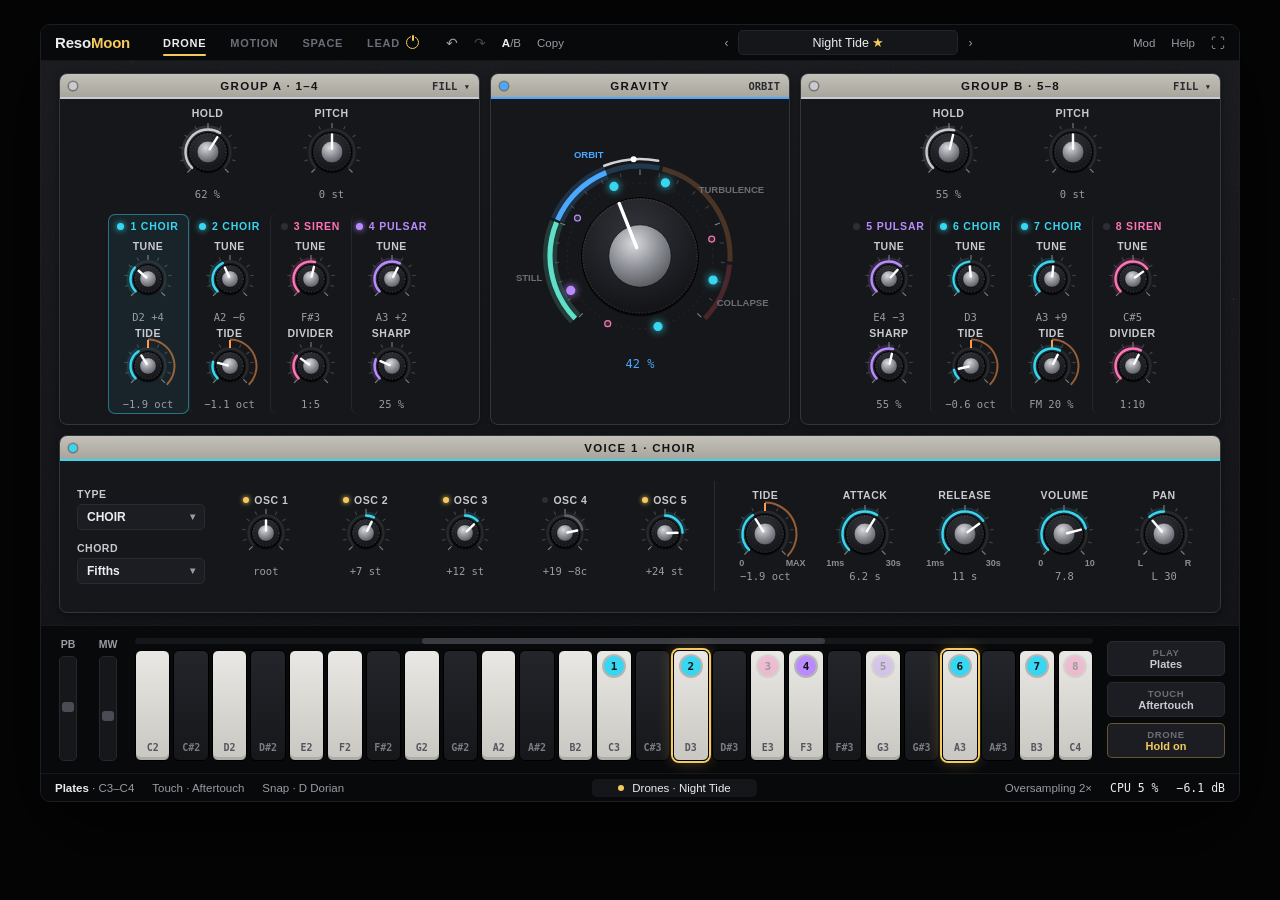
<file: design/resomoon-mockup.html>
<!doctype html>
<html lang="en"><head><meta charset="utf-8"><title>ResoMoon mockup</title>
<style>
:root{--bar:#08090b;--edge:#34353c;--text:#ecedf0;--lab:#c9cad1;--dim:#9a9ba4;--faint:#6c6d76;--gold:#f4c95d;--mono:Menlo,Consolas,monospace}
*{box-sizing:border-box;margin:0;padding:0}
body{background:#050506;font-family:-apple-system,"SF Pro Text","Helvetica Neue",Arial,sans-serif;color:var(--text);display:flex;justify-content:center;padding:24px}
.win{width:1200px;border-radius:10px;overflow:hidden;box-shadow:0 30px 80px #000c;border:1px solid #1d1e23;position:relative}
/* top bar */
.top{height:36px;background:var(--bar);display:flex;align-items:center;padding:0 14px;gap:16px;font-size:12px;border-bottom:1px solid #16171b}
.logo{font-weight:800;font-size:15px;letter-spacing:-.2px}.logo b{color:var(--gold)}
.tabs{display:flex;gap:2px;margin-left:6px}
.tab{padding:10px 11px;color:var(--faint);font-weight:700;font-size:11px;letter-spacing:.7px;position:relative;cursor:pointer;display:flex;align-items:center;gap:6px}
.tab:hover{color:var(--dim)}.tab.on{color:var(--text)}
.tab.on:after{content:"";position:absolute;left:11px;right:11px;bottom:3px;height:2px;border-radius:2px;background:var(--gold)}
.tab .pw{width:13px;height:13px;border-radius:50%;border:1.6px solid var(--gold);position:relative;display:inline-block}
.tab .pw:after{content:"";position:absolute;left:4px;top:-3px;width:2px;height:6px;background:var(--gold);border:1.5px solid var(--bar);border-radius:2px}
.tab .pw.off{border-color:#5e5f68}.tab .pw.off:after{background:#5e5f68}
.ic{color:var(--dim);font-size:14px}.chip{color:var(--dim);font-size:11.5px}.chip b{color:var(--text)}
.preset{margin:0 auto;display:flex;align-items:center;gap:10px;color:var(--dim)}
.preset .name{background:#15161a;border:1px solid #23242a;border-radius:5px;padding:4px 0;width:220px;text-align:center;color:var(--text);font-size:12.5px}
/* stage */
.stage{position:relative;background:linear-gradient(#17181c,#0f1013);padding:12px 18px;overflow:hidden;height:564px}
.tex{position:absolute;inset:0;opacity:.05;pointer-events:none;background-image:url("data:image/svg+xml;utf8,<svg xmlns='http://www.w3.org/2000/svg' width='160' height='160'><filter id='n'><feTurbulence type='fractalNoise' baseFrequency='.9' numOctaves='2'/></filter><rect width='160' height='160' filter='url(%23n)'/></svg>")}
.stars{position:absolute;inset:0;pointer-events:none;opacity:.5}
.page{display:grid;gap:10px;position:relative;height:540px}
/* module */
.mod{background:rgba(22,23,27,.96);border:1px solid var(--edge);border-radius:8px;position:relative;overflow:hidden;display:flex;flex-direction:column;box-shadow:inset 0 1px 0 #ffffff08,0 2px 8px #0006}
.mod.sel{box-shadow:0 0 0 1.5px var(--c),0 0 18px color-mix(in srgb,var(--c) 30%,transparent)}
.hd{height:25px;flex:none;display:flex;align-items:center;justify-content:center;position:relative;
 background:linear-gradient(#c4c1b9,#a8a59d);color:#141416;font-size:11.5px;font-weight:800;letter-spacing:1.3px;border-bottom:2px solid var(--c)}
.hd .dot{position:absolute;left:9px;width:8px;height:8px;border-radius:50%;background:var(--c);box-shadow:0 0 0 1.5px #0005}
.hd .dot.off{background:#6f6c66}
.hd .dot.blink{animation:bl var(--r,1s) infinite steps(2)}
@keyframes bl{50%{opacity:.25}}
.hd .r{position:absolute;right:9px;font-family:var(--mono);font-weight:700;letter-spacing:0;font-size:10.5px;color:#2c2c30}
.hd .drag{position:absolute;right:8px;font-size:14px;color:#2a2a2e;letter-spacing:0}
.body{flex:1;display:grid;align-content:space-evenly;justify-items:center;align-items:center;padding:4px 6px 6px;gap:2px 0}
/* knob */
.k{display:flex;flex-direction:column;align-items:center;width:96px}
.k .lb{font-size:10.5px;font-weight:800;letter-spacing:.5px;color:var(--lab);text-align:center;line-height:12px;min-height:12px;white-space:nowrap}
.k svg{display:block}
.k .v{font-family:var(--mono);font-size:10.5px;color:var(--dim);margin-top:-1px;white-space:nowrap}
.k .v.m{color:var(--mc)}
/* buttons */
.ctl{display:flex;flex-direction:column;align-items:center;gap:6px;min-width:70px}
.ctl .lb{font-size:10.5px;font-weight:800;letter-spacing:.5px;color:var(--lab);white-space:nowrap}
.btn{width:30px;height:28px;border-radius:5px;background:radial-gradient(circle at 40% 30%,#3a2d18,#1d160c 70%);border:1px solid #000;box-shadow:inset 0 1px 0 #ffffff14,0 2px 3px #0008}
.btn.on{background:radial-gradient(circle at 40% 30%,#ffe9a6,#f4c95d 55%,#c99a2e);box-shadow:0 0 14px #f4c95d66,inset 0 1px 0 #fff8}
.btn.sm{width:24px;height:20px;border-radius:4px}
.radio{display:flex;align-items:center;gap:9px}
.leds{display:flex;flex-direction:column;gap:3px}
.leds span{display:flex;align-items:center;gap:6px;font-size:10.5px;font-weight:700;letter-spacing:.3px;color:var(--faint);white-space:nowrap}
.leds span:before{content:"";width:6px;height:6px;border-radius:50%;background:#2d2e35;box-shadow:inset 0 1px 1px #000}
.leds span.on{color:var(--text)}.leds span.on:before{background:var(--gold);box-shadow:0 0 6px var(--gold)}
/* voice strip extras */
.vb{width:88px;display:flex;flex-direction:column;gap:4px}
.vb .row{display:flex;justify-content:space-between;font-size:10px;font-weight:800;letter-spacing:.5px;color:var(--lab)}
.vb .row .mono{font-weight:400;color:var(--dim);letter-spacing:0}
.vb .bar{height:5px;border-radius:3px;background:#24252b;overflow:hidden}.vb .bar i{display:block;height:100%;background:var(--c);opacity:.85}
.vb .meter{height:3px;border-radius:2px;background:#1b1c21;overflow:hidden}.vb .meter i{display:block;height:100%;background:linear-gradient(90deg,#5ee08f,#f4c95d)}
.part{display:flex;flex-direction:column;align-items:center;gap:4px}
.part .bt{display:flex;gap:10px}
.part .bt div{display:flex;flex-direction:column;align-items:center;gap:3px;font-size:9.5px;font-weight:800;letter-spacing:.4px;color:var(--dim)}
/* keyboard */
.kbd{background:var(--bar);border-top:1px solid #17181c;display:flex;padding:12px 14px;gap:14px;height:148px}
.wheel{width:26px;display:flex;flex-direction:column;align-items:center;gap:6px;font-size:10.5px;font-weight:700;color:var(--dim)}
.wheel div{flex:1;width:18px;border-radius:5px;background:#16171b;border:1px solid #26272d;position:relative}
.wheel div i{position:absolute;left:2px;right:2px;height:10px;border-radius:3px;background:#4a4b53}
.keys{flex:1;display:flex;flex-direction:column;gap:6px}
.range{height:6px;border-radius:3px;background:#16171b;position:relative}.range i{position:absolute;left:30%;width:42%;top:0;bottom:0;border-radius:3px;background:#3a3b42}
.keyrow{flex:1;display:flex;gap:3px}
.key{flex:1;border-radius:6px;display:flex;flex-direction:column;align-items:center;justify-content:space-between;padding:5px 0 7px;font-size:10px;font-weight:700;font-family:var(--mono);position:relative}
.key.w{background:linear-gradient(#e9e8e4,#c9c7c1);color:#55565e;border:1px solid #000;box-shadow:inset 0 -3px 0 #0002}
.key.b{background:linear-gradient(#24252a,#16171b);color:#7a7b84;border:1px solid #000}
.key .pl{width:20px;height:20px;border-radius:50%;display:flex;align-items:center;justify-content:center;font-size:11px;font-weight:800;color:#141416;background:var(--c);box-shadow:0 0 0 2px #0003}
.key.on{box-shadow:0 0 0 2px var(--gold),0 0 16px #f4c95d55}
.side{width:118px;display:flex;flex-direction:column;justify-content:center;gap:6px}
.pill{text-align:center;padding:5px 0;border-radius:5px;background:#1c1d22;font-size:11px;font-weight:700;color:var(--lab);border:1px solid #2a2b31}
.pill small{display:block;font-size:9.5px;color:var(--faint);letter-spacing:.6px}
.bot{height:28px;background:var(--bar);border-top:1px solid #16171b;display:flex;align-items:center;padding:0 14px;gap:18px;font-size:11.5px;color:var(--dim)}
.bot .c{margin:0 auto;background:#15161a;border-radius:5px;padding:3px 26px;color:var(--text);display:flex;gap:8px;align-items:center}
.bot .c:before{content:"";width:6px;height:6px;border-radius:50%;background:var(--gold)}
.mono{font-family:var(--mono)}
.disp{background:#0b0c0e;border:1px solid #26272d;border-radius:7px;box-shadow:inset 0 2px 8px #000}
.fader{display:flex;flex-direction:column;align-items:center;gap:6px}
.small-note{font-size:10px;color:var(--faint);letter-spacing:.4px}
/* drone page */
.vrow{display:grid;grid-template-columns:repeat(4,1fr);align-self:end}
.vcol{display:flex;flex-direction:column;align-items:center;gap:4px;padding:6px 0 4px;border-radius:7px;border-left:1px solid #26272d}
.vcol:first-child{border-left:none}
.vcol.sel{background:color-mix(in srgb,var(--c) 7%,transparent);box-shadow:inset 0 0 0 1px color-mix(in srgb,var(--c) 45%,transparent)}
.vcol .chip{display:flex;align-items:center;gap:6px;font-size:10.5px;font-weight:800;letter-spacing:.8px;color:var(--c);margin-bottom:4px}
.vcol .chip i{width:7px;height:7px;border-radius:50%;background:#2d2e35}
.selp{display:flex;flex-direction:column;gap:4px}.selp span{font-size:10.5px;font-weight:800;letter-spacing:.5px;color:var(--lab)}
.selp b{display:flex;justify-content:space-between;align-items:center;background:#1c1d22;border:1px solid #2a2b31;border-radius:5px;padding:5px 9px;font-size:12px;font-weight:600;color:var(--text);width:128px}
.selp b i{font-style:normal;color:var(--dim);font-size:10px}
.led{display:inline-block;width:6px;height:6px;border-radius:50%;background:#2d2e35;margin-right:5px;vertical-align:1px}.led.on{background:var(--gold);box-shadow:0 0 5px var(--gold)}
</style></head><body>
<div class="win" id="win">
 <div class="top">
  <div class="logo">Reso<b>Moon</b></div>
  <div class="tabs" id="tabs"></div>
  <span class="ic">↶</span><span class="ic" style="opacity:.4">↷</span><span class="chip"><b>A</b>/B</span><span class="chip">Copy</span>
  <div class="preset"><span>‹</span><div class="name">Night Tide <span style="color:var(--gold)">★</span></div><span>›</span></div>
  <span class="chip">Mod</span><span class="chip">Help</span><span class="ic">⛶</span>
 </div>
 <div class="stage"><div class="tex"></div><svg class="stars" id="stars" width="1200" height="564"></svg><div class="page" id="page"></div></div>
 <div class="kbd">
  <div class="wheel">PB<div><i style="top:44%"></i></div></div>
  <div class="wheel">MW<div><i style="bottom:38%"></i></div></div>
  <div class="keys"><div class="range"><i></i></div><div class="keyrow" id="keys"></div></div>
  <div class="side" id="side"></div>
 </div>
 <div class="bot"><span><b style="color:var(--text)">Plates</b> · C3–C4</span><span>Touch · Aftertouch</span><span>Snap · D Dorian</span><div class="c">Drones · Night Tide</div><span>Oversampling 2×</span><span class="mono" style="color:var(--text)">CPU 5 %</span><span class="mono" style="color:var(--text)">−6.1 dB</span></div>
</div>
<script>
// ---------- colours ----------
const C={choir:'#38d6f0',siren:'#ff74b8',pulsar:'#b98bff',lead:'#a5e844',flt:'#f4c95d',echo:'#ff9a4d',space:'#4aa8ff',master:'#e6e6ea',grav:'#4aa8ff',
 bin:'#ffe066',lfoa:'#4aa8ff',lfob:'#5ee0c8',rnd:'#ff9a4d',light:'#fff1a8',aether:'#e6e6ea',steps:'#a5e844',foll:'#ff74b8',touch:'#e6e6ea',grp:'#c9cad1'};
const ZONES=[{n:'STILL',a:0,b:.25,c:'#5ee0c8'},{n:'ORBIT',a:.25,b:.55,c:'#4aa8ff'},{n:'TURBULENCE',a:.55,b:.85,c:'#ff9a4d'},{n:'COLLAPSE',a:.85,b:1,c:'#ff5c6c'}];
const A0=-135,rad=a=>(a-90)*Math.PI/180,pt=(cx,cy,r,a)=>[cx+r*Math.cos(rad(a)),cy+r*Math.sin(rad(a))];
function arc(cx,cy,r,a,b){const[s,e]=[pt(cx,cy,r,a),pt(cx,cy,r,b)];return `M${s[0]} ${s[1]}A${r} ${r} 0 ${b-a>180?1:0} 1 ${e[0]} ${e[1]}`}
let gid=0;
const tx=(x,y,s,an,c='#8b8c95',fs=9)=>`<text x="${x}" y="${y}" text-anchor="${an}" font-size="${fs}" font-weight="700" fill="${c}" font-family="-apple-system,Arial">${s}</text>`;
function capKnob(cx,cy,R,a,id){
 return `<defs><radialGradient id="${id}b" cx=".45" cy=".3" r=".8"><stop offset="0" stop-color="#34353c"/><stop offset="1" stop-color="#0d0e11"/></radialGradient>
 <radialGradient id="${id}c" cx=".4" cy=".3" r=".9"><stop offset="0" stop-color="#d8d9dd"/><stop offset=".45" stop-color="#8d8f96"/><stop offset="1" stop-color="#3c3d43"/></radialGradient></defs>
 <circle cx="${cx}" cy="${cy+2}" r="${R-1.5}" fill="#000" opacity=".55"/><circle cx="${cx}" cy="${cy}" r="${R-1.5}" fill="url(#${id}b)" stroke="#000"/>
 <circle cx="${cx}" cy="${cy}" r="${R-3}" fill="none" stroke="#fff" stroke-opacity=".09" stroke-width="2" stroke-dasharray="1 2.2"/>
 <circle cx="${cx}" cy="${cy}" r="${R*.52}" fill="url(#${id}c)" stroke="#000" stroke-opacity=".6"/>`+(()=>{const[p0x,p0y]=pt(cx,cy,R*.15,a),[p1x,p1y]=pt(cx,cy,R-3.5,a);
 return `<line x1="${p0x}" y1="${p0y}" x2="${p1x}" y2="${p1y}" stroke="#fff" stroke-width="${R>40?3.4:2.4}" stroke-linecap="round"/>`})()}
// knob: {l,v,c,t,lo,hi,bi,mod:[srcKey,depth,label],marks,small,mid}
function knob(o){const col=C[o.c]||o.c,sm=o.small,W=sm?78:96,H=sm?60:70,cx=W/2,cy=sm?27:33,R=sm?16:21,id='g'+(gid++),a=A0+o.v*270;let g='';
 for(let i=0;i<=10;i++){const t=A0+i*27,[x1,y1]=pt(cx,cy,R+(i%5?4.5:3),t),[x2,y2]=pt(cx,cy,R+8,t);g+=`<line x1="${x1}" y1="${y1}" x2="${x2}" y2="${y2}" stroke="#fff" stroke-opacity="${i%5?.2:.45}" stroke-width="1.1"/>`}
 if(o.mid){const t=A0+o.mid*270,[x1,y1]=pt(cx,cy,R+2,t),[x2,y2]=pt(cx,cy,R+10,t);g+=`<line x1="${x1}" y1="${y1}" x2="${x2}" y2="${y2}" stroke="#ff9a4d" stroke-width="2"/><path d="${arc(cx,cy,R+10.5,t,135)}" stroke="#ff9a4d" stroke-opacity=".55" stroke-width="2" fill="none"/>`}
 g+=`<path d="${arc(cx,cy,R+1.5,A0,135)}" stroke="#fff" stroke-opacity=".08" stroke-width="2.4" fill="none"/>`;
 const f=o.bi?0:A0,[lo,hi]=[Math.min(f,a),Math.max(f,a)];
 if(hi-lo>1)g+=`<path d="${arc(cx,cy,R+1.5,lo,hi)}" stroke="${col}" stroke-opacity=".14" stroke-width="8" fill="none"/><path d="${arc(cx,cy,R+1.5,lo,hi)}" stroke="${col}" stroke-width="2.4" fill="none" stroke-linecap="round"/>`;
 if(o.mod){const mc=C[o.mod[0]]||o.mod[0],d=o.mod[1]*270,[mx,my]=pt(cx,cy,R+10.5,a+d*.45);g+=`<path d="${arc(cx,cy,R+10.5,Math.max(A0,a-d),Math.min(135,a+d))}" stroke="${mc}" stroke-width="2.6" fill="none" stroke-linecap="round"/><circle cx="${mx}" cy="${my}" r="2.4" fill="#fff"/>`}
 g+=capKnob(cx,cy,R,a,id);
 if(o.lo!==undefined){const[lx,ly]=pt(cx,cy,R+11,-135),[hx,hy]=pt(cx,cy,R+11,135);g+=tx(lx+2,ly+9,o.lo,'end')+tx(hx-2,hy+9,o.hi,'start')}
 if(o.marks){const n=o.marks.length;o.marks.forEach((s,i)=>{const t=n==1?0:A0+i*270/(n-1),[x,y]=pt(cx,cy,R+15,t);g+=tx(x,y+3.5,s,'middle',i===o.sel?col:'#8b8c95')})}
 const vt=o.mod?`<span class="v m" style="--mc:${C[o.mod[0]]||o.mod[0]}">${o.mod[2]}</span>`:`<span class="v">${o.t||''}</span>`;
 return `<div class="k" style="${sm?'width:80px':''}"><span class="lb">${o.l||''}</span><svg width="${W}" height="${H}" overflow="visible" style="${o.marks?'margin-top:12px':''}">${g}</svg>${vt}</div>`}
const btn=(l,on,sm)=>`<div class="ctl"><span class="lb">${l}</span><div class="btn ${on?'on':''} ${sm?'sm':''}"></div></div>`;
const radio=(l,opts,sel)=>`<div class="ctl" style="align-items:flex-start"><span class="lb">${l}</span><div class="radio"><div class="btn"></div><div class="leds">${opts.map((o,i)=>`<span class="${i==sel?'on':''}">${o}</span>`).join('')}</div></div></div>`;
function mod(o){const dot=o.rate?`<span class="dot blink" style="--r:${o.rate}"></span>`:`<span class="dot ${o.off?'off':''}"></span>`;
 return `<div class="mod ${o.sel?'sel':''}" style="--c:${C[o.c]||o.c};${o.a?`grid-area:${o.a}`:''}"><div class="hd">${dot}${o.t}${o.src?'<span class="drag" title="Drag to modulate">⤳</span>':''}${o.r?`<span class="r">${o.r}</span>`:''}</div>
 <div class="body" style="grid-template-columns:${o.cols||'1fr'};${o.bs||''}">${o.items.join('')}</div></div>`}

// ---------- GRAVITY ----------
const GV=.42;
function gravity(){const W=280,H=290,cx=W/2,cy=140,R=60,id='grav';let g='';
 // zone arcs + labels
 ZONES.forEach(z=>{const a=A0+z.a*270,b=A0+z.b*270;g+=`<path d="${arc(cx,cy,R+30,a+1,b-1)}" stroke="${z.c}" stroke-opacity=".22" stroke-width="5" fill="none"/>`;
  const m=(a+b)/2,[x,y]=pt(cx,cy,R+53,m);g+=tx(x,y+3,z.n,'middle',GV>=z.a&&GV<z.b?z.c:'#6c6d76',9.5)});
 // active value arc coloured by zone
 ZONES.forEach(z=>{if(GV>z.a){const a=A0+z.a*270,b=A0+Math.min(GV,z.b)*270;g+=`<path d="${arc(cx,cy,R+30,a+1,b-.5)}" stroke="${z.c}" stroke-width="5" fill="none"/><path d="${arc(cx,cy,R+30,a+1,b-.5)}" stroke="${z.c}" stroke-opacity=".18" stroke-width="14" fill="none"/>`}});
 // ticks
 for(let i=0;i<=20;i++){const t=A0+i*13.5,[x1,y1]=pt(cx,cy,R+21,t),[x2,y2]=pt(cx,cy,R+(i%5?25:26.5),t);g+=`<line x1="${x1}" y1="${y1}" x2="${x2}" y2="${y2}" stroke="#fff" stroke-opacity="${i%5?.18:.45}" stroke-width="1.1"/>`}
 // modulation ring (aftertouch)
 const a=A0+GV*270,d=.12*270;g+=`<path d="${arc(cx,cy,R+37,a,Math.min(135,a+d))}" stroke="${C.touch}" stroke-width="2.6" fill="none" stroke-linecap="round" opacity=".9"/>`;
 const[mx,my]=pt(cx,cy,R+37,a+d*.55);g+=`<circle cx="${mx}" cy="${my}" r="3" fill="#fff"/>`;
 // orbit with 8 voices
 g+=`<ellipse cx="${cx}" cy="${cy}" rx="${R+13}" ry="${R+13}" fill="none" stroke="#fff" stroke-opacity=".07" stroke-dasharray="2 4"/>`;
 g+=`<g id="orbit"></g>`;
 g+=capKnob(cx,cy,R,a,id);
 g+=`<text x="${cx}" y="${cy+R+52}" text-anchor="middle" font-size="12" fill="#4aa8ff" font-family="Menlo,monospace">${Math.round(GV*100)} %</text>`;
 return `<svg width="${W}" height="${H}" overflow="visible">${g}</svg>`}
const VOICES=[['choir',1],['choir',1],['siren',0],['pulsar',1],['pulsar',0],['choir',1],['choir',1],['siren',0]];
function orbitAnim(){requestAnimationFrame(orbitAnim);const o=document.getElementById('orbit');if(!o)return;const t=performance.now()/1000,cx=140,cy=140,R=75;let s='';
 VOICES.forEach(([ty,on],i)=>{const base=i/8*Math.PI*2+t*.25,pull=Math.sin(t*.7+i)*GV*.5,ang=base+pull*((i%2)?1:-1)*.6,rr=R+Math.sin(t*1.3+i*2)*GV*6;
  const x=cx+rr*Math.cos(ang),y=cy+rr*Math.sin(ang),c=C[ty];s+=`<circle cx="${x}" cy="${y}" r="${on?4:3}" fill="${on?c:'#2b2c33'}" stroke="${c}" stroke-width="1.2" ${on?`style="filter:drop-shadow(0 0 4px ${c})"`:''}/>`});
 o.innerHTML=s}

// ---------- DRONE page ----------
const TY={choir:'CHOIR',siren:'SIREN',pulsar:'PULSAR'};
// one voice = a light column inside the group panel (no box of its own)
function vcol(n,ty,tune,tuneT,ch,chV,chT,sel,on){const c=C[ty];
 return `<div class="vcol ${sel?'sel':''}" style="--c:${c}"><div class="chip"><i style="${on?`background:${c};box-shadow:0 0 6px ${c}`:''}"></i>${n} ${TY[ty]}</div>
 ${knob({l:'TUNE',v:tune,c:ty,small:1,t:tuneT})}${knob({l:ch,v:chV,c:ty,small:1,t:chT,mid:ch=='TIDE'?.5:0})}</div>`}
function group(name,a,hold,pitch,voices){return mod({t:name,c:'grp',a,r:'FILL ▾',bs:'grid-template-rows:auto 1fr;align-content:stretch;padding:8px 8px 10px',items:[
 `<div style="display:flex;gap:28px;justify-content:center">${knob({l:'HOLD',v:hold,c:'grp',t:Math.round(hold*100)+' %'})}${knob({l:'PITCH',v:pitch,c:'grp',bi:1,t:'0 st'})}</div>`,
 `<div class="vrow">${voices.join('')}</div>`]})}
function drone(){return {grid:'grid-template-columns:1fr 300px 1fr;grid-template-rows:352px 178px;grid-template-areas:"ga gv gb" "de de de"',mods:[
 group('GROUP A · 1–4','ga',.62,.5,[vcol(1,'choir',.32,'D2 +4','TIDE',.38,'−1.9 oct',1,1),vcol(2,'choir',.41,'A2 −6','TIDE',.22,'−1.1 oct',0,1),
  vcol(3,'siren',.55,'F#3','DIVIDER',.3,'1:5',0,0),vcol(4,'pulsar',.6,'A3 +2','SHARP',.25,'25 %',0,1)]),
 group('GROUP B · 5–8','gb',.55,.5,[vcol(5,'pulsar',.66,'E4 −3','SHARP',.55,'55 %',0,0),vcol(6,'choir',.48,'D3','TIDE',.12,'−0.6 oct',0,1),
  vcol(7,'choir',.52,'A3 +9','TIDE',.6,'FM 20 %',0,1),vcol(8,'siren',.7,'C#5','DIVIDER',.6,'1:10',0,0)]),
 mod({t:'GRAVITY',c:'grav',a:'gv',r:'ORBIT',bs:'align-content:center',items:[gravity()]}),
 mod({t:'VOICE 1 · CHOIR',c:'choir',a:'de',cols:'150px repeat(5,1fr) 1px repeat(5,1fr)',items:[
  `<div style="display:flex;flex-direction:column;gap:12px">${selp('TYPE','CHOIR')}${selp('CHORD','Fifths')}</div>`,
  ...[['OSC 1',.5,'root',1],['OSC 2',.6,'+7 st',1],['OSC 3',.67,'+12 st',1],['OSC 4',.79,'+19 −8c',0],['OSC 5',.83,'+24 st',1]].map(([l,v,t,on])=>
   knob({l:`<span class="led ${on?'on':''}"></span>${l}`,v,c:on?'choir':'#5e5f68',small:1,bi:1,t})),
  '<div style="width:1px;height:110px;background:#2a2b31"></div>',
  knob({l:'TIDE',v:.38,c:'choir',lo:'0',hi:'MAX',t:'−1.9 oct',mid:.5}),
  knob({l:'ATTACK',v:.62,c:'choir',lo:'1ms',hi:'30s',t:'6.2 s'}),knob({l:'RELEASE',v:.7,c:'choir',lo:'1ms',hi:'30s',t:'11 s'}),
  knob({l:'VOLUME',v:.78,c:'choir',lo:'0',hi:'10',t:'7.8'}),knob({l:'PAN',v:.35,c:'choir',bi:1,lo:'L',hi:'R',t:'L 30'})]})]}}
const selp=(l,v)=>`<div class="selp"><span>${l}</span><b>${v}<i>▾</i></b></div>`;

// ---------- MOTION page ----------
function aether(){const W=330,H=300;let g=`<rect x="0" y="0" width="${W}" height="${H}" rx="8" fill="#0b0c0e" stroke="#26272d"/>`;
 for(let i=1;i<6;i++){g+=`<line x1="${i*W/6}" y1="0" x2="${i*W/6}" y2="${H}" stroke="#fff" stroke-opacity=".05"/><line x1="0" y1="${i*H/6}" x2="${W}" y2="${i*H/6}" stroke="#fff" stroke-opacity=".05"/>`}
 g+=`<line x1="${W/2}" y1="0" x2="${W/2}" y2="${H}" stroke="#fff" stroke-opacity=".12"/><line x1="0" y1="${H/2}" x2="${W}" y2="${H/2}" stroke="#fff" stroke-opacity=".12"/>`;
 const px=W*.64,py=H*.34;g+=`<path d="M${W*.3} ${H*.7} C ${W*.4} ${H*.55}, ${W*.5} ${H*.45}, ${px} ${py}" stroke="#e6e6ea" stroke-opacity=".35" stroke-width="2" fill="none" stroke-dasharray="1 5" stroke-linecap="round"/>`;
 g+=`<circle cx="${px}" cy="${py}" r="20" fill="#e6e6ea" opacity=".08"/><circle cx="${px}" cy="${py}" r="9" fill="#e6e6ea" style="filter:drop-shadow(0 0 8px #fff)"/>`;
 g+=tx(W-8,H-8,'X  PITCH DRIFT · VIBRATO →','end','#9a9ba4',10)+`<text x="14" y="${H-12}" transform="rotate(-90 14 ${H-12})" font-size="10" font-weight="700" fill="#9a9ba4" font-family="-apple-system,Arial">Y  SWELL →</text>`;
 g+=tx(W-8,16,'Y ← MOD WHEEL','end','#6c6d76',9.5);
 return `<svg width="${W}" height="${H}">${g}</svg>`}
function motion(){const lfo2=mod({t:'LFO A · LFO B',c:'lfoa',a:'lf',src:1,rate:'2.4s',cols:'repeat(4,1fr)',items:[
  knob({l:'RATE A',v:.25,c:'lfoa',small:1,lo:'.01',hi:'5',t:'0.08 Hz'}),knob({l:'WAVE A',v:.7,c:'lfoa',small:1,marks:['⊓','⋀'],t:'tri 70 %'}),
  knob({l:'RATE B',v:.55,c:'lfob',small:1,lo:'.1',hi:'40',t:'2.3 Hz'}),knob({l:'WAVE B',v:.2,c:'lfob',small:1,marks:['⊓','⋀'],t:'sq 80 %'})]});
 return {grid:'grid-template-columns:372px 1fr 330px;grid-template-rows:repeat(3,173px);grid-template-areas:"bi st st" "lf ae rn" "fo ae li"',mods:[
 mod({t:'BINARY LFO',c:'bin',a:'bi',src:1,rate:'.7s',cols:'1fr 1fr 1fr 1fr',items:[knob({l:'FREQ A',v:.35,c:'bin',lo:'.05',hi:'30',t:'0.6 Hz'}),knob({l:'FREQ B',v:.52,c:'bin',lo:'.05',hi:'30',t:'1.9 Hz'}),
  radio('LOGIC',['OR  +','AND ×'],0),radio('LINK',['OFF','LINK','SYNC'],1)]}),
 mod({t:'STEPS',c:'steps',a:'st',src:1,rate:'.5s',cols:'repeat(5,1fr) 14px 1fr 1fr',items:[
  ...[.2,.55,.8,.4,.65].map((v,i)=>`<div class="part">${knob({l:'STEP '+(i+1),v,c:i==2?'#ffffff':'steps',small:1,t:(v*5).toFixed(1)+' V'})}<div class="bt"><div><div class="btn sm ${i!=3?'on':''}"></div>GATE</div></div></div>`),
  '<div style="width:1px;height:110px;background:#2a2b31"></div>',radio('STAGES',['3','4','5'],2),knob({l:'RATE',v:.5,c:'steps',lo:'1/1',hi:'1/32',t:'1/8 sync'})]}),
 lfo2,
 mod({t:'AETHER',c:'aether',a:'ae',src:1,items:[aether()]}),
 mod({t:'RANDOM 1 · 2',c:'rnd',a:'rn',src:1,rate:'.35s',cols:'repeat(4,1fr)',items:[knob({l:'RATE 1',v:.45,c:'rnd',small:1,lo:'.05',hi:'50',t:'1.4 Hz'}),knob({l:'SLEW 1',v:.3,c:'rnd',small:1,lo:'0',hi:'10',t:'3.0'}),
  knob({l:'RATE 2',v:.2,c:'#ffb07a',small:1,lo:'.05',hi:'50',t:'0.2 Hz'}),knob({l:'SLEW 2',v:.7,c:'#ffb07a',small:1,lo:'0',hi:'10',t:'7.0'})]}),
 mod({t:'FOLLOWER',c:'foll',a:'fo',src:1,r:'SIDECHAIN',cols:'repeat(4,1fr)',items:[knob({l:'GAIN',v:.5,c:'foll',small:1,lo:'0',hi:'+40',t:'+20 dB'}),knob({l:'ATTACK',v:.2,c:'foll',small:1,lo:'1ms',hi:'1s',t:'12 ms'}),
  knob({l:'RELEASE',v:.45,c:'foll',small:1,lo:'10ms',hi:'5s',t:'420 ms'}),knob({l:'GATE',v:.4,c:'foll',small:1,lo:'-60',hi:'0',t:'−36 dB'})]}),
 mod({t:'LIGHT',c:'light',a:'li',src:1,rate:'3s',cols:'repeat(3,1fr)',items:[knob({l:'SPEED',v:.2,c:'light',small:1,lo:'slow',hi:'fast',t:'0.03 Hz'}),knob({l:'FLICKER',v:.15,c:'light',small:1,lo:'0',hi:'10',t:'1.5'}),
  knob({l:'DEPTH',v:.4,c:'light',small:1,lo:'0',hi:'100',t:'40 %'})]})]}}

// ---------- SPACE page ----------
function meterBars(){let s='';const bar=(x,lv)=>{for(let i=0;i<18;i++){const y=196-i*10,on=i<lv,c=i>=15?'#ff5c6c':i>=11?'#f4c95d':'#5ee08f';s+=`<rect x="${x}" y="${y}" width="9" height="7" rx="1.5" fill="${c}" opacity="${on?1:.12}"/>`}};bar(4,12);bar(17,11);return `<svg width="30" height="206">${s}</svg>`}
function space(){const filt=(n,a,v)=>mod({t:'FILTER '+n,c:'flt',a,r:'12 dB',cols:'1fr 1fr',items:[knob({l:'CUTOFF',v:v[0],c:'flt',lo:'20',hi:'20k',t:v[1],mod:n=='L'?['lfoa',.06,'LFO A ±12 %']:null}),knob({l:'RESONANCE',v:v[2],c:'flt',lo:'0',hi:'10',t:(v[2]*10).toFixed(1)}),
  knob({l:'DRIVE',v:v[3],c:'flt',lo:'0',hi:'10',t:(v[3]*10).toFixed(1)}),n=='L'?radio('MODE',['LOW PASS','BAND PASS'],0):`<div style="display:flex;gap:6px">${btn('LINK',1)}${knob({l:'SPREAD',v:.3,c:'flt',small:1,t:'+4 %'})}</div>`]});
 const fader=`<div class="fader" style="align-self:stretch"><span class="k"><span class="lb">VOLUME</span></span><div style="flex:1;display:flex;gap:8px;align-items:stretch"><div style="width:8px;border-radius:4px;background:#0b0c0e;border:1px solid #26272d;position:relative"><div style="position:absolute;left:-12px;top:30%;width:30px;height:16px;border-radius:4px;background:linear-gradient(#d8d9dd,#7d7f86);border:1px solid #000;box-shadow:0 2px 4px #000"></div><div style="position:absolute;left:0;right:0;bottom:0;top:34%;background:#f4c95d;border-radius:4px;opacity:.85"></div></div><div class="mono" style="display:flex;flex-direction:column;justify-content:space-between;font-size:9.5px;color:#8b8c95">${['+6','0','-6','-12','-24','-∞'].map(x=>`<span>${x}</span>`).join('')}</div></div><span class="v mono" style="font-size:10.5px;color:var(--dim)">−2.0 dB</span></div>`;
 return {grid:'grid-template-columns:290px 1fr 1fr 200px;grid-template-rows:265px 265px;grid-template-areas:"fl ec ec ma" "fr sp sp ma"',mods:[
 filt('L','fl',[.52,'1.2 kHz',.55,.3]),filt('R','fr',[.52,'1.25 kHz',.55,.3]),
 mod({t:'ECHO',c:'echo',a:'ec',r:'2 LINES',cols:'repeat(4,1fr)',items:[knob({l:'TIME 1',v:.48,c:'echo',lo:'5ms',hi:'2s',t:'340 ms'}),knob({l:'TIME 2',v:.56,c:'echo',lo:'5ms',hi:'2s',t:'520 ms'}),
  knob({l:'FEEDBACK',v:.46,c:'echo',lo:'0',hi:'MAX',t:'46 %',mid:.52}),knob({l:'MIX',v:.35,c:'echo',lo:'DRY',hi:'WET',t:'35 %'}),
  knob({l:'MOD 1',v:.2,c:'echo',lo:'0',hi:'10',t:'2.0',mod:['bin',.05,'BINARY ±10 %']}),knob({l:'MOD 2',v:.28,c:'echo',lo:'0',hi:'10',t:'2.8'}),radio('MOD SOURCE',['SELF','LFO','SIDECHAIN'],0),knob({l:'TO VOICES',v:.18,c:'echo',lo:'0',hi:'10',t:'1.8'})]}),
 mod({t:'SPACE',c:'space',a:'sp',r:'RUNNER',cols:'150px repeat(4,1fr) 70px',items:[radio('ALGORITHM',['AURORA','VOID','RUNNER','SATURN','COMET'],2),
  knob({l:'FEEDBACK',v:.55,c:'space',lo:'X',hi:'',t:'55 %'}),knob({l:'TIME',v:.42,c:'space',lo:'Y',hi:'',t:'1/4 D'}),knob({l:'PITCH',v:.33,c:'space',bi:1,lo:'Z',hi:'',t:'−5 st',mod:['rnd',.06,'RANDOM 1 ±12 %']}),
  knob({l:'BLEND',v:.4,c:'space',lo:'DRY',hi:'WET',t:'40 %'}),btn('REVERSE',1)]}),
 mod({t:'MASTER',c:'master',a:'ma',bs:'grid-template-rows:auto 1fr auto;align-content:stretch',cols:'1fr 1fr',items:[
  `<div style="grid-column:1/-1">${knob({l:'DUST',v:.2,c:'master',lo:'CLEAN',hi:'LO-FI',t:'20 %'})}</div>`,fader,`<div style="align-self:center">${meterBars()}</div>`,
  `<div style="grid-column:1/-1">${btn('SOFT LIMIT',1)}</div>`]})]}}

// ---------- LEAD page ----------
function lead(){const vco=(n,a,sync)=>mod({t:'VCO '+n,c:'lead',a,cols:sync?'1fr 1fr 1fr 64px':'repeat(3,1fr)',items:[knob({l:'OCTAVE',v:n==1?.57:.43,c:'lead',marks:['LO','64','32','16','8','4','2','1'],sel:n==1?4:3,t:n==1?"8'":"16'"}),
  knob({l:'TUNE',v:.5,c:'lead',bi:1,lo:'-1',hi:'+1',t:n==1?'0 ct':'+7 ct'}),knob({l:'WAVE',v:n==1?.45:.8,c:'lead',marks:['∿','⋀','◿','⊓','≈','⟋'],sel:n==1?2:4,t:n==1?'Saw':'Morph saw'}),...(sync?[btn('SYNC',0)]:[]),
  knob({l:'SHAPE',v:.5,c:'lead',lo:'0',hi:'100',t:'50 %'}),knob({l:sync?'FM ← VCO 1':'SUB',v:sync?.2:.3,c:'lead',lo:'0',hi:'10',t:sync?'2.0':'3.0'}),knob({l:'LEVEL',v:sync?.5:.75,c:'lead',lo:'0',hi:'10',t:sync?'5.0':'7.5'}),...(sync?['<div></div>']:[])]});
 return {grid:'grid-template-columns:1fr 1fr 300px;grid-template-rows:265px 265px;grid-template-areas:"v1 v2 vo" "en ar vo"',mods:[vco(1,'v1'),vco(2,'v2',1),
 mod({t:'ENVELOPE',c:'lead',a:'en',src:1,cols:'repeat(4,1fr)',items:[knob({l:'ATTACK',v:.3,c:'lead',lo:'1ms',hi:'10s',t:'120 ms'}),knob({l:'DECAY',v:.45,c:'lead',lo:'1ms',hi:'30s',t:'900 ms'}),
  knob({l:'SUSTAIN',v:.7,c:'lead',lo:'0',hi:'100',t:'70 %'}),knob({l:'RELEASE',v:.55,c:'lead',lo:'1ms',hi:'30s',t:'2.4 s'}),btn('HOLD',0),btn('LOOP',0),'<div></div>','<div></div>']}),
 mod({t:'ARP',c:'lead',a:'ar',r:'OFF',cols:'repeat(4,1fr)',items:[btn('ARP',0),radio('DIRECTION',['UP','DOWN','PING-PONG','RANDOM'],2),knob({l:'RATE',v:.5,c:'lead',lo:'1/1',hi:'1/32',t:'1/16'}),knob({l:'OCTAVES',v:.33,c:'lead',lo:'1',hi:'4',t:'2'}),
  `<div style="grid-column:1/-1;display:flex;flex-direction:column;align-items:center;gap:6px"><span class="ctl"><span class="lb">RHYTHM</span></span><div style="display:flex;gap:6px">${[1,0,1,1,0,1,0,1].map(o=>`<div class="btn sm ${o?'on':''}"></div>`).join('')}</div></div>`]}),
 mod({t:'VOICING',c:'lead',a:'vo',cols:'1fr 1fr',items:[knob({l:'GLIDE',v:.35,c:'lead',lo:'0',hi:'5s',t:'180 ms'}),btn('LEGATO',1),
  knob({l:'VIBRATO',v:.3,c:'lead',lo:'0',hi:'10',t:'3.0',mod:['touch',.1,'TOUCH +40 %']}),knob({l:'VIB RATE',v:.45,c:'lead',lo:'.5',hi:'12',t:'5.2 Hz'}),
  knob({l:'VIB DELAY',v:.4,c:'lead',lo:'0',hi:'3s',t:'600 ms'}),knob({l:'BRIGHT',v:.5,c:'lead',lo:'0',hi:'10',t:'5.0',mod:['touch',.08,'TOUCH +30 %']}),
  knob({l:'VOLUME',v:.7,c:'lead',lo:'0',hi:'10',t:'7.0'}),knob({l:'PAN',v:.5,c:'lead',bi:1,lo:'L',hi:'R',t:'C'})]})]}}

const PAGES={drone,motion,space,lead},NAMES={drone:'DRONE',motion:'MOTION',space:'SPACE',lead:'LEAD'};
function stars(){let s='';let seed=7;const r=()=>{seed=(seed*16807)%2147483647;return seed/2147483647};for(let i=0;i<70;i++){s+=`<circle cx="${r()*1200}" cy="${r()*564}" r="${r()*.9+.2}" fill="#fff" opacity="${r()*.25+.05}"/>`}document.getElementById('stars').innerHTML=s}
function show(p){if(!PAGES[p])p='drone';const d=PAGES[p]();const pg=document.getElementById('page');pg.setAttribute('style',d.grid);pg.innerHTML=d.mods.join('');
 document.getElementById('tabs').innerHTML=Object.keys(NAMES).map(k=>`<div class="tab ${k==p?'on':''}" onclick="location.hash='${k}'">${NAMES[k]}${k=='lead'?'<span class="pw" title="Lead layer on/off"></span>':''}</div>`).join('');}
// keyboard: C2..C4, PLATES on C3..C4 white keys
const notes=['C','C#','D','D#','E','F','F#','G','G#','A','A#','B'],plates=[12,14,16,17,19,21,23,24];let kh='';
for(let i=0;i<25;i++){const n=notes[i%12],pi=plates.indexOf(i),v=pi>=0?VOICES[pi]:null,on=pi===1||pi===5;
 kh+=`<div class="key ${n.includes('#')?'b':'w'} ${on?'on':''}">${pi>=0?`<span class="pl" style="--c:${C[v[0]]};${v[1]?'':'opacity:.35'}">${pi+1}</span>`:'<span></span>'}<span>${n}${2+Math.floor(i/12)}</span></div>`}
document.getElementById('keys').innerHTML=kh;
document.getElementById('side').innerHTML='<div class="pill"><small>PLAY</small>Plates</div><div class="pill"><small>TOUCH</small>Aftertouch</div><div class="pill" style="color:var(--gold);border-color:#f4c95d55"><small>DRONE</small>Hold on</div>';
stars();window.onhashchange=()=>show(location.hash.slice(1));show(location.hash.slice(1));requestAnimationFrame(orbitAnim);
</script></body></html>
</file>
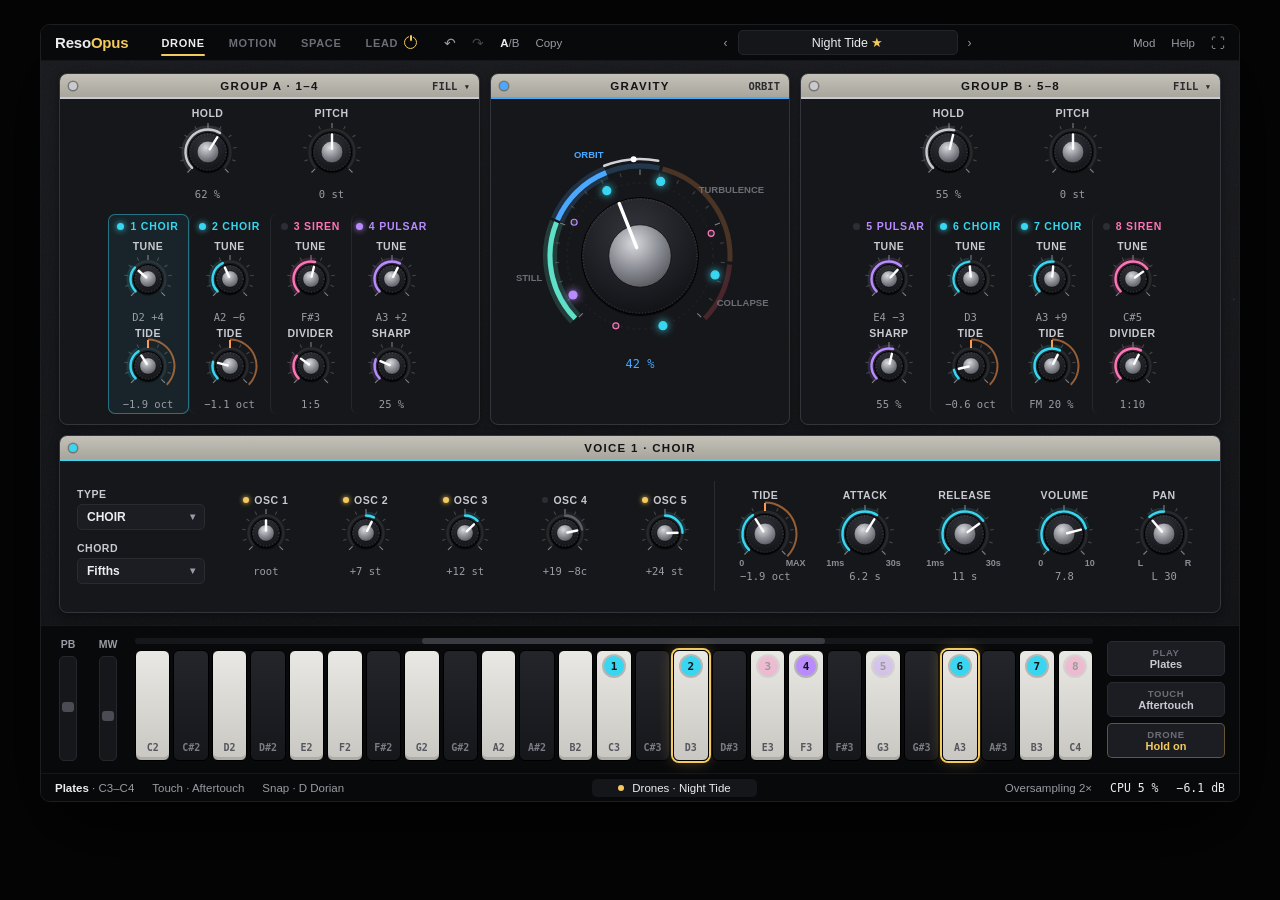
<file: design/resoopus-mockup.html>
<!doctype html>
<html lang="en"><head><meta charset="utf-8"><title>ResoOpus mockup</title>
<style>
:root{--bar:#08090b;--edge:#34353c;--text:#ecedf0;--lab:#c9cad1;--dim:#9a9ba4;--faint:#6c6d76;--gold:#f4c95d;--mono:Menlo,Consolas,monospace}
*{box-sizing:border-box;margin:0;padding:0}
body{background:#050506;font-family:-apple-system,"SF Pro Text","Helvetica Neue",Arial,sans-serif;color:var(--text);display:flex;justify-content:center;padding:24px}
.win{width:1200px;border-radius:10px;overflow:hidden;box-shadow:0 30px 80px #000c;border:1px solid #1d1e23;position:relative}
/* top bar */
.top{height:36px;background:var(--bar);display:flex;align-items:center;padding:0 14px;gap:16px;font-size:12px;border-bottom:1px solid #16171b}
.logo{font-weight:800;font-size:15px;letter-spacing:-.2px}.logo b{color:var(--gold)}
.tabs{display:flex;gap:2px;margin-left:6px}
.tab{padding:10px 11px;color:var(--faint);font-weight:700;font-size:11px;letter-spacing:.7px;position:relative;cursor:pointer;display:flex;align-items:center;gap:6px}
.tab:hover{color:var(--dim)}.tab.on{color:var(--text)}
.tab.on:after{content:"";position:absolute;left:11px;right:11px;bottom:3px;height:2px;border-radius:2px;background:var(--gold)}
.tab .pw{width:13px;height:13px;border-radius:50%;border:1.6px solid var(--gold);position:relative;display:inline-block}
.tab .pw:after{content:"";position:absolute;left:4px;top:-3px;width:2px;height:6px;background:var(--gold);border:1.5px solid var(--bar);border-radius:2px}
.tab .pw.off{border-color:#5e5f68}.tab .pw.off:after{background:#5e5f68}
.ic{color:var(--dim);font-size:14px}.chip{color:var(--dim);font-size:11.5px}.chip b{color:var(--text)}
.preset{margin:0 auto;display:flex;align-items:center;gap:10px;color:var(--dim)}
.preset .name{background:#15161a;border:1px solid #23242a;border-radius:5px;padding:4px 0;width:220px;text-align:center;color:var(--text);font-size:12.5px}
/* stage */
.stage{position:relative;background:linear-gradient(#17181c,#0f1013);padding:12px 18px;overflow:hidden;height:564px}
.tex{position:absolute;inset:0;opacity:.05;pointer-events:none;background-image:url("data:image/svg+xml;utf8,<svg xmlns='http://www.w3.org/2000/svg' width='160' height='160'><filter id='n'><feTurbulence type='fractalNoise' baseFrequency='.9' numOctaves='2'/></filter><rect width='160' height='160' filter='url(%23n)'/></svg>")}
.stars{position:absolute;inset:0;pointer-events:none;opacity:.5}
.page{display:grid;gap:10px;position:relative;height:540px}
/* module */
.mod{background:rgba(22,23,27,.96);border:1px solid var(--edge);border-radius:8px;position:relative;overflow:hidden;display:flex;flex-direction:column;box-shadow:inset 0 1px 0 #ffffff08,0 2px 8px #0006}
.mod.sel{box-shadow:0 0 0 1.5px var(--c),0 0 18px color-mix(in srgb,var(--c) 30%,transparent)}
.hd{height:25px;flex:none;display:flex;align-items:center;justify-content:center;position:relative;
 background:linear-gradient(#c4c1b9,#a8a59d);color:#141416;font-size:11.5px;font-weight:800;letter-spacing:1.3px;border-bottom:2px solid var(--c)}
.hd .dot{position:absolute;left:9px;width:8px;height:8px;border-radius:50%;background:var(--c);box-shadow:0 0 0 1.5px #0005}
.hd .dot.off{background:#6f6c66}
.hd .dot.blink{animation:bl var(--r,1s) infinite steps(2)}
@keyframes bl{50%{opacity:.25}}
.hd .r{position:absolute;right:9px;font-family:var(--mono);font-weight:700;letter-spacing:0;font-size:10.5px;color:#2c2c30}
.hd .drag{position:absolute;right:8px;font-size:14px;color:#2a2a2e;letter-spacing:0}
.body{flex:1;display:grid;align-content:space-evenly;justify-items:center;align-items:center;padding:4px 6px 6px;gap:2px 0}
/* knob */
.k{display:flex;flex-direction:column;align-items:center;width:96px}
.k .lb{font-size:10.5px;font-weight:800;letter-spacing:.5px;color:var(--lab);text-align:center;line-height:12px;min-height:12px;white-space:nowrap}
.k svg{display:block}
.k .v{font-family:var(--mono);font-size:10.5px;color:var(--dim);margin-top:-1px;white-space:nowrap}
.k .v.m{color:var(--mc)}
/* buttons */
.ctl{display:flex;flex-direction:column;align-items:center;gap:6px;min-width:70px}
.ctl .lb{font-size:10.5px;font-weight:800;letter-spacing:.5px;color:var(--lab);white-space:nowrap}
.btn{width:30px;height:28px;border-radius:5px;background:radial-gradient(circle at 40% 30%,#3a2d18,#1d160c 70%);border:1px solid #000;box-shadow:inset 0 1px 0 #ffffff14,0 2px 3px #0008}
.btn.on{background:radial-gradient(circle at 40% 30%,#ffe9a6,#f4c95d 55%,#c99a2e);box-shadow:0 0 14px #f4c95d66,inset 0 1px 0 #fff8}
.btn.sm{width:24px;height:20px;border-radius:4px}
.radio{display:flex;align-items:center;gap:9px}
.leds{display:flex;flex-direction:column;gap:3px}
.leds span{display:flex;align-items:center;gap:6px;font-size:10.5px;font-weight:700;letter-spacing:.3px;color:var(--faint);white-space:nowrap}
.leds span:before{content:"";width:6px;height:6px;border-radius:50%;background:#2d2e35;box-shadow:inset 0 1px 1px #000}
.leds span.on{color:var(--text)}.leds span.on:before{background:var(--gold);box-shadow:0 0 6px var(--gold)}
/* voice strip extras */
.vb{width:88px;display:flex;flex-direction:column;gap:4px}
.vb .row{display:flex;justify-content:space-between;font-size:10px;font-weight:800;letter-spacing:.5px;color:var(--lab)}
.vb .row .mono{font-weight:400;color:var(--dim);letter-spacing:0}
.vb .bar{height:5px;border-radius:3px;background:#24252b;overflow:hidden}.vb .bar i{display:block;height:100%;background:var(--c);opacity:.85}
.vb .meter{height:3px;border-radius:2px;background:#1b1c21;overflow:hidden}.vb .meter i{display:block;height:100%;background:linear-gradient(90deg,#5ee08f,#f4c95d)}
.part{display:flex;flex-direction:column;align-items:center;gap:4px}
.part .bt{display:flex;gap:10px}
.part .bt div{display:flex;flex-direction:column;align-items:center;gap:3px;font-size:9.5px;font-weight:800;letter-spacing:.4px;color:var(--dim)}
/* keyboard */
.kbd{background:var(--bar);border-top:1px solid #17181c;display:flex;padding:12px 14px;gap:14px;height:148px}
.wheel{width:26px;display:flex;flex-direction:column;align-items:center;gap:6px;font-size:10.5px;font-weight:700;color:var(--dim)}
.wheel div{flex:1;width:18px;border-radius:5px;background:#16171b;border:1px solid #26272d;position:relative}
.wheel div i{position:absolute;left:2px;right:2px;height:10px;border-radius:3px;background:#4a4b53}
.keys{flex:1;display:flex;flex-direction:column;gap:6px}
.range{height:6px;border-radius:3px;background:#16171b;position:relative}.range i{position:absolute;left:30%;width:42%;top:0;bottom:0;border-radius:3px;background:#3a3b42}
.keyrow{flex:1;display:flex;gap:3px}
.key{flex:1;border-radius:6px;display:flex;flex-direction:column;align-items:center;justify-content:space-between;padding:5px 0 7px;font-size:10px;font-weight:700;font-family:var(--mono);position:relative}
.key.w{background:linear-gradient(#e9e8e4,#c9c7c1);color:#55565e;border:1px solid #000;box-shadow:inset 0 -3px 0 #0002}
.key.b{background:linear-gradient(#24252a,#16171b);color:#7a7b84;border:1px solid #000}
.key .pl{width:20px;height:20px;border-radius:50%;display:flex;align-items:center;justify-content:center;font-size:11px;font-weight:800;color:#141416;background:var(--c);box-shadow:0 0 0 2px #0003}
.key.on{box-shadow:0 0 0 2px var(--gold),0 0 16px #f4c95d55}
.side{width:118px;display:flex;flex-direction:column;justify-content:center;gap:6px}
.pill{text-align:center;padding:5px 0;border-radius:5px;background:#1c1d22;font-size:11px;font-weight:700;color:var(--lab);border:1px solid #2a2b31}
.pill small{display:block;font-size:9.5px;color:var(--faint);letter-spacing:.6px}
.bot{height:28px;background:var(--bar);border-top:1px solid #16171b;display:flex;align-items:center;padding:0 14px;gap:18px;font-size:11.5px;color:var(--dim)}
.bot .c{margin:0 auto;background:#15161a;border-radius:5px;padding:3px 26px;color:var(--text);display:flex;gap:8px;align-items:center}
.bot .c:before{content:"";width:6px;height:6px;border-radius:50%;background:var(--gold)}
.mono{font-family:var(--mono)}
.disp{background:#0b0c0e;border:1px solid #26272d;border-radius:7px;box-shadow:inset 0 2px 8px #000}
.fader{display:flex;flex-direction:column;align-items:center;gap:6px}
.small-note{font-size:10px;color:var(--faint);letter-spacing:.4px}
/* drone page */
.vrow{display:grid;grid-template-columns:repeat(4,1fr);align-self:end}
.vcol{display:flex;flex-direction:column;align-items:center;gap:4px;padding:6px 0 4px;border-radius:7px;border-left:1px solid #26272d}
.vcol:first-child{border-left:none}
.vcol.sel{background:color-mix(in srgb,var(--c) 7%,transparent);box-shadow:inset 0 0 0 1px color-mix(in srgb,var(--c) 45%,transparent)}
.vcol .chip{display:flex;align-items:center;gap:6px;font-size:10.5px;font-weight:800;letter-spacing:.8px;color:var(--c);margin-bottom:4px}
.vcol .chip i{width:7px;height:7px;border-radius:50%;background:#2d2e35}
.selp{display:flex;flex-direction:column;gap:4px}.selp span{font-size:10.5px;font-weight:800;letter-spacing:.5px;color:var(--lab)}
.selp b{display:flex;justify-content:space-between;align-items:center;background:#1c1d22;border:1px solid #2a2b31;border-radius:5px;padding:5px 9px;font-size:12px;font-weight:600;color:var(--text);width:128px}
.selp b i{font-style:normal;color:var(--dim);font-size:10px}
.led{display:inline-block;width:6px;height:6px;border-radius:50%;background:#2d2e35;margin-right:5px;vertical-align:1px}.led.on{background:var(--gold);box-shadow:0 0 5px var(--gold)}
</style></head><body>
<div class="win" id="win">
 <div class="top">
  <div class="logo">Reso<b>Opus</b></div>
  <div class="tabs" id="tabs"></div>
  <span class="ic">↶</span><span class="ic" style="opacity:.4">↷</span><span class="chip"><b>A</b>/B</span><span class="chip">Copy</span>
  <div class="preset"><span>‹</span><div class="name">Night Tide <span style="color:var(--gold)">★</span></div><span>›</span></div>
  <span class="chip">Mod</span><span class="chip">Help</span><span class="ic">⛶</span>
 </div>
 <div class="stage"><div class="tex"></div><svg class="stars" id="stars" width="1200" height="564"></svg><div class="page" id="page"></div></div>
 <div class="kbd">
  <div class="wheel">PB<div><i style="top:44%"></i></div></div>
  <div class="wheel">MW<div><i style="bottom:38%"></i></div></div>
  <div class="keys"><div class="range"><i></i></div><div class="keyrow" id="keys"></div></div>
  <div class="side" id="side"></div>
 </div>
 <div class="bot"><span><b style="color:var(--text)">Plates</b> · C3–C4</span><span>Touch · Aftertouch</span><span>Snap · D Dorian</span><div class="c">Drones · Night Tide</div><span>Oversampling 2×</span><span class="mono" style="color:var(--text)">CPU 5 %</span><span class="mono" style="color:var(--text)">−6.1 dB</span></div>
</div>
<script>
// ---------- colours ----------
const C={choir:'#38d6f0',siren:'#ff74b8',pulsar:'#b98bff',lead:'#a5e844',flt:'#f4c95d',echo:'#ff9a4d',space:'#4aa8ff',master:'#e6e6ea',grav:'#4aa8ff',
 bin:'#ffe066',lfoa:'#4aa8ff',lfob:'#5ee0c8',rnd:'#ff9a4d',light:'#fff1a8',aether:'#e6e6ea',steps:'#a5e844',foll:'#ff74b8',touch:'#e6e6ea',grp:'#c9cad1'};
const ZONES=[{n:'STILL',a:0,b:.25,c:'#5ee0c8'},{n:'ORBIT',a:.25,b:.55,c:'#4aa8ff'},{n:'TURBULENCE',a:.55,b:.85,c:'#ff9a4d'},{n:'COLLAPSE',a:.85,b:1,c:'#ff5c6c'}];
const A0=-135,rad=a=>(a-90)*Math.PI/180,pt=(cx,cy,r,a)=>[cx+r*Math.cos(rad(a)),cy+r*Math.sin(rad(a))];
function arc(cx,cy,r,a,b){const[s,e]=[pt(cx,cy,r,a),pt(cx,cy,r,b)];return `M${s[0]} ${s[1]}A${r} ${r} 0 ${b-a>180?1:0} 1 ${e[0]} ${e[1]}`}
let gid=0;
const tx=(x,y,s,an,c='#8b8c95',fs=9)=>`<text x="${x}" y="${y}" text-anchor="${an}" font-size="${fs}" font-weight="700" fill="${c}" font-family="-apple-system,Arial">${s}</text>`;
function capKnob(cx,cy,R,a,id){
 return `<defs><radialGradient id="${id}b" cx=".45" cy=".3" r=".8"><stop offset="0" stop-color="#34353c"/><stop offset="1" stop-color="#0d0e11"/></radialGradient>
 <radialGradient id="${id}c" cx=".4" cy=".3" r=".9"><stop offset="0" stop-color="#d8d9dd"/><stop offset=".45" stop-color="#8d8f96"/><stop offset="1" stop-color="#3c3d43"/></radialGradient></defs>
 <circle cx="${cx}" cy="${cy+2}" r="${R-1.5}" fill="#000" opacity=".55"/><circle cx="${cx}" cy="${cy}" r="${R-1.5}" fill="url(#${id}b)" stroke="#000"/>
 <circle cx="${cx}" cy="${cy}" r="${R-3}" fill="none" stroke="#fff" stroke-opacity=".09" stroke-width="2" stroke-dasharray="1 2.2"/>
 <circle cx="${cx}" cy="${cy}" r="${R*.52}" fill="url(#${id}c)" stroke="#000" stroke-opacity=".6"/>`+(()=>{const[p0x,p0y]=pt(cx,cy,R*.15,a),[p1x,p1y]=pt(cx,cy,R-3.5,a);
 return `<line x1="${p0x}" y1="${p0y}" x2="${p1x}" y2="${p1y}" stroke="#fff" stroke-width="${R>40?3.4:2.4}" stroke-linecap="round"/>`})()}
// knob: {l,v,c,t,lo,hi,bi,mod:[srcKey,depth,label],marks,small,mid}
function knob(o){const col=C[o.c]||o.c,sm=o.small,W=sm?78:96,H=sm?60:70,cx=W/2,cy=sm?27:33,R=sm?16:21,id='g'+(gid++),a=A0+o.v*270;let g='';
 for(let i=0;i<=10;i++){const t=A0+i*27,[x1,y1]=pt(cx,cy,R+(i%5?4.5:3),t),[x2,y2]=pt(cx,cy,R+8,t);g+=`<line x1="${x1}" y1="${y1}" x2="${x2}" y2="${y2}" stroke="#fff" stroke-opacity="${i%5?.2:.45}" stroke-width="1.1"/>`}
 if(o.mid){const t=A0+o.mid*270,[x1,y1]=pt(cx,cy,R+2,t),[x2,y2]=pt(cx,cy,R+10,t);g+=`<line x1="${x1}" y1="${y1}" x2="${x2}" y2="${y2}" stroke="#ff9a4d" stroke-width="2"/><path d="${arc(cx,cy,R+10.5,t,135)}" stroke="#ff9a4d" stroke-opacity=".55" stroke-width="2" fill="none"/>`}
 g+=`<path d="${arc(cx,cy,R+1.5,A0,135)}" stroke="#fff" stroke-opacity=".08" stroke-width="2.4" fill="none"/>`;
 const f=o.bi?0:A0,[lo,hi]=[Math.min(f,a),Math.max(f,a)];
 if(hi-lo>1)g+=`<path d="${arc(cx,cy,R+1.5,lo,hi)}" stroke="${col}" stroke-opacity=".14" stroke-width="8" fill="none"/><path d="${arc(cx,cy,R+1.5,lo,hi)}" stroke="${col}" stroke-width="2.4" fill="none" stroke-linecap="round"/>`;
 if(o.mod){const mc=C[o.mod[0]]||o.mod[0],d=o.mod[1]*270,[mx,my]=pt(cx,cy,R+10.5,a+d*.45);g+=`<path d="${arc(cx,cy,R+10.5,Math.max(A0,a-d),Math.min(135,a+d))}" stroke="${mc}" stroke-width="2.6" fill="none" stroke-linecap="round"/><circle cx="${mx}" cy="${my}" r="2.4" fill="#fff"/>`}
 g+=capKnob(cx,cy,R,a,id);
 if(o.lo!==undefined){const[lx,ly]=pt(cx,cy,R+11,-135),[hx,hy]=pt(cx,cy,R+11,135);g+=tx(lx+2,ly+9,o.lo,'end')+tx(hx-2,hy+9,o.hi,'start')}
 if(o.marks){const n=o.marks.length;o.marks.forEach((s,i)=>{const t=n==1?0:A0+i*270/(n-1),[x,y]=pt(cx,cy,R+15,t);g+=tx(x,y+3.5,s,'middle',i===o.sel?col:'#8b8c95')})}
 const vt=o.mod?`<span class="v m" style="--mc:${C[o.mod[0]]||o.mod[0]}">${o.mod[2]}</span>`:`<span class="v">${o.t||''}</span>`;
 return `<div class="k" style="${sm?'width:80px':''}"><span class="lb">${o.l||''}</span><svg width="${W}" height="${H}" overflow="visible" style="${o.marks?'margin-top:12px':''}">${g}</svg>${vt}</div>`}
const btn=(l,on,sm)=>`<div class="ctl"><span class="lb">${l}</span><div class="btn ${on?'on':''} ${sm?'sm':''}"></div></div>`;
const radio=(l,opts,sel)=>`<div class="ctl" style="align-items:flex-start"><span class="lb">${l}</span><div class="radio"><div class="btn"></div><div class="leds">${opts.map((o,i)=>`<span class="${i==sel?'on':''}">${o}</span>`).join('')}</div></div></div>`;
function mod(o){const dot=o.rate?`<span class="dot blink" style="--r:${o.rate}"></span>`:`<span class="dot ${o.off?'off':''}"></span>`;
 return `<div class="mod ${o.sel?'sel':''}" style="--c:${C[o.c]||o.c};${o.a?`grid-area:${o.a}`:''}"><div class="hd">${dot}${o.t}${o.src?'<span class="drag" title="Drag to modulate">⤳</span>':''}${o.r?`<span class="r">${o.r}</span>`:''}</div>
 <div class="body" style="grid-template-columns:${o.cols||'1fr'};${o.bs||''}">${o.items.join('')}</div></div>`}

// ---------- GRAVITY ----------
const GV=.42;
function gravity(){const W=280,H=290,cx=W/2,cy=140,R=60,id='grav';let g='';
 // zone arcs + labels
 ZONES.forEach(z=>{const a=A0+z.a*270,b=A0+z.b*270;g+=`<path d="${arc(cx,cy,R+30,a+1,b-1)}" stroke="${z.c}" stroke-opacity=".22" stroke-width="5" fill="none"/>`;
  const m=(a+b)/2,[x,y]=pt(cx,cy,R+53,m);g+=tx(x,y+3,z.n,'middle',GV>=z.a&&GV<z.b?z.c:'#6c6d76',9.5)});
 // active value arc coloured by zone
 ZONES.forEach(z=>{if(GV>z.a){const a=A0+z.a*270,b=A0+Math.min(GV,z.b)*270;g+=`<path d="${arc(cx,cy,R+30,a+1,b-.5)}" stroke="${z.c}" stroke-width="5" fill="none"/><path d="${arc(cx,cy,R+30,a+1,b-.5)}" stroke="${z.c}" stroke-opacity=".18" stroke-width="14" fill="none"/>`}});
 // ticks
 for(let i=0;i<=20;i++){const t=A0+i*13.5,[x1,y1]=pt(cx,cy,R+21,t),[x2,y2]=pt(cx,cy,R+(i%5?25:26.5),t);g+=`<line x1="${x1}" y1="${y1}" x2="${x2}" y2="${y2}" stroke="#fff" stroke-opacity="${i%5?.18:.45}" stroke-width="1.1"/>`}
 // modulation ring (aftertouch)
 const a=A0+GV*270,d=.12*270;g+=`<path d="${arc(cx,cy,R+37,a,Math.min(135,a+d))}" stroke="${C.touch}" stroke-width="2.6" fill="none" stroke-linecap="round" opacity=".9"/>`;
 const[mx,my]=pt(cx,cy,R+37,a+d*.55);g+=`<circle cx="${mx}" cy="${my}" r="3" fill="#fff"/>`;
 // orbit with 8 voices
 g+=`<ellipse cx="${cx}" cy="${cy}" rx="${R+13}" ry="${R+13}" fill="none" stroke="#fff" stroke-opacity=".07" stroke-dasharray="2 4"/>`;
 g+=`<g id="orbit"></g>`;
 g+=capKnob(cx,cy,R,a,id);
 g+=`<text x="${cx}" y="${cy+R+52}" text-anchor="middle" font-size="12" fill="#4aa8ff" font-family="Menlo,monospace">${Math.round(GV*100)} %</text>`;
 return `<svg width="${W}" height="${H}" overflow="visible">${g}</svg>`}
const VOICES=[['choir',1],['choir',1],['siren',0],['pulsar',1],['pulsar',0],['choir',1],['choir',1],['siren',0]];
function orbitAnim(){requestAnimationFrame(orbitAnim);const o=document.getElementById('orbit');if(!o)return;const t=performance.now()/1000,cx=140,cy=140,R=75;let s='';
 VOICES.forEach(([ty,on],i)=>{const base=i/8*Math.PI*2+t*.25,pull=Math.sin(t*.7+i)*GV*.5,ang=base+pull*((i%2)?1:-1)*.6,rr=R+Math.sin(t*1.3+i*2)*GV*6;
  const x=cx+rr*Math.cos(ang),y=cy+rr*Math.sin(ang),c=C[ty];s+=`<circle cx="${x}" cy="${y}" r="${on?4:3}" fill="${on?c:'#2b2c33'}" stroke="${c}" stroke-width="1.2" ${on?`style="filter:drop-shadow(0 0 4px ${c})"`:''}/>`});
 o.innerHTML=s}

// ---------- DRONE page ----------
const TY={choir:'CHOIR',siren:'SIREN',pulsar:'PULSAR'};
// one voice = a light column inside the group panel (no box of its own)
function vcol(n,ty,tune,tuneT,ch,chV,chT,sel,on){const c=C[ty];
 return `<div class="vcol ${sel?'sel':''}" style="--c:${c}"><div class="chip"><i style="${on?`background:${c};box-shadow:0 0 6px ${c}`:''}"></i>${n} ${TY[ty]}</div>
 ${knob({l:'TUNE',v:tune,c:ty,small:1,t:tuneT})}${knob({l:ch,v:chV,c:ty,small:1,t:chT,mid:ch=='TIDE'?.5:0})}</div>`}
function group(name,a,hold,pitch,voices){return mod({t:name,c:'grp',a,r:'FILL ▾',bs:'grid-template-rows:auto 1fr;align-content:stretch;padding:8px 8px 10px',items:[
 `<div style="display:flex;gap:28px;justify-content:center">${knob({l:'HOLD',v:hold,c:'grp',t:Math.round(hold*100)+' %'})}${knob({l:'PITCH',v:pitch,c:'grp',bi:1,t:'0 st'})}</div>`,
 `<div class="vrow">${voices.join('')}</div>`]})}
function drone(){return {grid:'grid-template-columns:1fr 300px 1fr;grid-template-rows:352px 178px;grid-template-areas:"ga gv gb" "de de de"',mods:[
 group('GROUP A · 1–4','ga',.62,.5,[vcol(1,'choir',.32,'D2 +4','TIDE',.38,'−1.9 oct',1,1),vcol(2,'choir',.41,'A2 −6','TIDE',.22,'−1.1 oct',0,1),
  vcol(3,'siren',.55,'F#3','DIVIDER',.3,'1:5',0,0),vcol(4,'pulsar',.6,'A3 +2','SHARP',.25,'25 %',0,1)]),
 group('GROUP B · 5–8','gb',.55,.5,[vcol(5,'pulsar',.66,'E4 −3','SHARP',.55,'55 %',0,0),vcol(6,'choir',.48,'D3','TIDE',.12,'−0.6 oct',0,1),
  vcol(7,'choir',.52,'A3 +9','TIDE',.6,'FM 20 %',0,1),vcol(8,'siren',.7,'C#5','DIVIDER',.6,'1:10',0,0)]),
 mod({t:'GRAVITY',c:'grav',a:'gv',r:'ORBIT',bs:'align-content:center',items:[gravity()]}),
 mod({t:'VOICE 1 · CHOIR',c:'choir',a:'de',cols:'150px repeat(5,1fr) 1px repeat(5,1fr)',items:[
  `<div style="display:flex;flex-direction:column;gap:12px">${selp('TYPE','CHOIR')}${selp('CHORD','Fifths')}</div>`,
  ...[['OSC 1',.5,'root',1],['OSC 2',.6,'+7 st',1],['OSC 3',.67,'+12 st',1],['OSC 4',.79,'+19 −8c',0],['OSC 5',.83,'+24 st',1]].map(([l,v,t,on])=>
   knob({l:`<span class="led ${on?'on':''}"></span>${l}`,v,c:on?'choir':'#5e5f68',small:1,bi:1,t})),
  '<div style="width:1px;height:110px;background:#2a2b31"></div>',
  knob({l:'TIDE',v:.38,c:'choir',lo:'0',hi:'MAX',t:'−1.9 oct',mid:.5}),
  knob({l:'ATTACK',v:.62,c:'choir',lo:'1ms',hi:'30s',t:'6.2 s'}),knob({l:'RELEASE',v:.7,c:'choir',lo:'1ms',hi:'30s',t:'11 s'}),
  knob({l:'VOLUME',v:.78,c:'choir',lo:'0',hi:'10',t:'7.8'}),knob({l:'PAN',v:.35,c:'choir',bi:1,lo:'L',hi:'R',t:'L 30'})]})]}}
const selp=(l,v)=>`<div class="selp"><span>${l}</span><b>${v}<i>▾</i></b></div>`;

// ---------- MOTION page ----------
function aether(){const W=330,H=300;let g=`<rect x="0" y="0" width="${W}" height="${H}" rx="8" fill="#0b0c0e" stroke="#26272d"/>`;
 for(let i=1;i<6;i++){g+=`<line x1="${i*W/6}" y1="0" x2="${i*W/6}" y2="${H}" stroke="#fff" stroke-opacity=".05"/><line x1="0" y1="${i*H/6}" x2="${W}" y2="${i*H/6}" stroke="#fff" stroke-opacity=".05"/>`}
 g+=`<line x1="${W/2}" y1="0" x2="${W/2}" y2="${H}" stroke="#fff" stroke-opacity=".12"/><line x1="0" y1="${H/2}" x2="${W}" y2="${H/2}" stroke="#fff" stroke-opacity=".12"/>`;
 const px=W*.64,py=H*.34;g+=`<path d="M${W*.3} ${H*.7} C ${W*.4} ${H*.55}, ${W*.5} ${H*.45}, ${px} ${py}" stroke="#e6e6ea" stroke-opacity=".35" stroke-width="2" fill="none" stroke-dasharray="1 5" stroke-linecap="round"/>`;
 g+=`<circle cx="${px}" cy="${py}" r="20" fill="#e6e6ea" opacity=".08"/><circle cx="${px}" cy="${py}" r="9" fill="#e6e6ea" style="filter:drop-shadow(0 0 8px #fff)"/>`;
 g+=tx(W-8,H-8,'X  PITCH DRIFT · VIBRATO →','end','#9a9ba4',10)+`<text x="14" y="${H-12}" transform="rotate(-90 14 ${H-12})" font-size="10" font-weight="700" fill="#9a9ba4" font-family="-apple-system,Arial">Y  SWELL →</text>`;
 g+=tx(W-8,16,'Y ← MOD WHEEL','end','#6c6d76',9.5);
 return `<svg width="${W}" height="${H}">${g}</svg>`}
function motion(){const lfo2=mod({t:'LFO A · LFO B',c:'lfoa',a:'lf',src:1,rate:'2.4s',cols:'repeat(4,1fr)',items:[
  knob({l:'RATE A',v:.25,c:'lfoa',small:1,lo:'.01',hi:'5',t:'0.08 Hz'}),knob({l:'WAVE A',v:.7,c:'lfoa',small:1,marks:['⊓','⋀'],t:'tri 70 %'}),
  knob({l:'RATE B',v:.55,c:'lfob',small:1,lo:'.1',hi:'40',t:'2.3 Hz'}),knob({l:'WAVE B',v:.2,c:'lfob',small:1,marks:['⊓','⋀'],t:'sq 80 %'})]});
 return {grid:'grid-template-columns:372px 1fr 330px;grid-template-rows:repeat(3,173px);grid-template-areas:"bi st st" "lf ae rn" "fo ae li"',mods:[
 mod({t:'BINARY LFO',c:'bin',a:'bi',src:1,rate:'.7s',cols:'1fr 1fr 1fr 1fr',items:[knob({l:'FREQ A',v:.35,c:'bin',lo:'.05',hi:'30',t:'0.6 Hz'}),knob({l:'FREQ B',v:.52,c:'bin',lo:'.05',hi:'30',t:'1.9 Hz'}),
  radio('LOGIC',['OR  +','AND ×'],0),radio('LINK',['OFF','LINK','SYNC'],1)]}),
 mod({t:'STEPS',c:'steps',a:'st',src:1,rate:'.5s',cols:'repeat(5,1fr) 14px 1fr 1fr',items:[
  ...[.2,.55,.8,.4,.65].map((v,i)=>`<div class="part">${knob({l:'STEP '+(i+1),v,c:i==2?'#ffffff':'steps',small:1,t:(v*5).toFixed(1)+' V'})}<div class="bt"><div><div class="btn sm ${i!=3?'on':''}"></div>GATE</div></div></div>`),
  '<div style="width:1px;height:110px;background:#2a2b31"></div>',radio('STAGES',['3','4','5'],2),knob({l:'RATE',v:.5,c:'steps',lo:'1/1',hi:'1/32',t:'1/8 sync'})]}),
 lfo2,
 mod({t:'AETHER',c:'aether',a:'ae',src:1,items:[aether()]}),
 mod({t:'RANDOM 1 · 2',c:'rnd',a:'rn',src:1,rate:'.35s',cols:'repeat(4,1fr)',items:[knob({l:'RATE 1',v:.45,c:'rnd',small:1,lo:'.05',hi:'50',t:'1.4 Hz'}),knob({l:'SLEW 1',v:.3,c:'rnd',small:1,lo:'0',hi:'10',t:'3.0'}),
  knob({l:'RATE 2',v:.2,c:'#ffb07a',small:1,lo:'.05',hi:'50',t:'0.2 Hz'}),knob({l:'SLEW 2',v:.7,c:'#ffb07a',small:1,lo:'0',hi:'10',t:'7.0'})]}),
 mod({t:'FOLLOWER',c:'foll',a:'fo',src:1,r:'SIDECHAIN',cols:'repeat(4,1fr)',items:[knob({l:'GAIN',v:.5,c:'foll',small:1,lo:'0',hi:'+40',t:'+20 dB'}),knob({l:'ATTACK',v:.2,c:'foll',small:1,lo:'1ms',hi:'1s',t:'12 ms'}),
  knob({l:'RELEASE',v:.45,c:'foll',small:1,lo:'10ms',hi:'5s',t:'420 ms'}),knob({l:'GATE',v:.4,c:'foll',small:1,lo:'-60',hi:'0',t:'−36 dB'})]}),
 mod({t:'LIGHT',c:'light',a:'li',src:1,rate:'3s',cols:'repeat(3,1fr)',items:[knob({l:'SPEED',v:.2,c:'light',small:1,lo:'slow',hi:'fast',t:'0.03 Hz'}),knob({l:'FLICKER',v:.15,c:'light',small:1,lo:'0',hi:'10',t:'1.5'}),
  knob({l:'DEPTH',v:.4,c:'light',small:1,lo:'0',hi:'100',t:'40 %'})]})]}}

// ---------- SPACE page ----------
function meterBars(){let s='';const bar=(x,lv)=>{for(let i=0;i<18;i++){const y=196-i*10,on=i<lv,c=i>=15?'#ff5c6c':i>=11?'#f4c95d':'#5ee08f';s+=`<rect x="${x}" y="${y}" width="9" height="7" rx="1.5" fill="${c}" opacity="${on?1:.12}"/>`}};bar(4,12);bar(17,11);return `<svg width="30" height="206">${s}</svg>`}
function space(){const filt=(n,a,v)=>mod({t:'FILTER '+n,c:'flt',a,r:'12 dB',cols:'1fr 1fr',items:[knob({l:'CUTOFF',v:v[0],c:'flt',lo:'20',hi:'20k',t:v[1],mod:n=='L'?['lfoa',.06,'LFO A ±12 %']:null}),knob({l:'RESONANCE',v:v[2],c:'flt',lo:'0',hi:'10',t:(v[2]*10).toFixed(1)}),
  knob({l:'DRIVE',v:v[3],c:'flt',lo:'0',hi:'10',t:(v[3]*10).toFixed(1)}),n=='L'?radio('MODE',['LOW PASS','BAND PASS'],0):`<div style="display:flex;gap:6px">${btn('LINK',1)}${knob({l:'SPREAD',v:.3,c:'flt',small:1,t:'+4 %'})}</div>`]});
 const fader=`<div class="fader" style="align-self:stretch"><span class="k"><span class="lb">VOLUME</span></span><div style="flex:1;display:flex;gap:8px;align-items:stretch"><div style="width:8px;border-radius:4px;background:#0b0c0e;border:1px solid #26272d;position:relative"><div style="position:absolute;left:-12px;top:30%;width:30px;height:16px;border-radius:4px;background:linear-gradient(#d8d9dd,#7d7f86);border:1px solid #000;box-shadow:0 2px 4px #000"></div><div style="position:absolute;left:0;right:0;bottom:0;top:34%;background:#f4c95d;border-radius:4px;opacity:.85"></div></div><div class="mono" style="display:flex;flex-direction:column;justify-content:space-between;font-size:9.5px;color:#8b8c95">${['+6','0','-6','-12','-24','-∞'].map(x=>`<span>${x}</span>`).join('')}</div></div><span class="v mono" style="font-size:10.5px;color:var(--dim)">−2.0 dB</span></div>`;
 return {grid:'grid-template-columns:290px 1fr 1fr 200px;grid-template-rows:265px 265px;grid-template-areas:"fl ec ec ma" "fr sp sp ma"',mods:[
 filt('L','fl',[.52,'1.2 kHz',.55,.3]),filt('R','fr',[.52,'1.25 kHz',.55,.3]),
 mod({t:'ECHO',c:'echo',a:'ec',r:'2 LINES',cols:'repeat(4,1fr)',items:[knob({l:'TIME 1',v:.48,c:'echo',lo:'5ms',hi:'2s',t:'340 ms'}),knob({l:'TIME 2',v:.56,c:'echo',lo:'5ms',hi:'2s',t:'520 ms'}),
  knob({l:'FEEDBACK',v:.46,c:'echo',lo:'0',hi:'MAX',t:'46 %',mid:.52}),knob({l:'MIX',v:.35,c:'echo',lo:'DRY',hi:'WET',t:'35 %'}),
  knob({l:'MOD 1',v:.2,c:'echo',lo:'0',hi:'10',t:'2.0',mod:['bin',.05,'BINARY ±10 %']}),knob({l:'MOD 2',v:.28,c:'echo',lo:'0',hi:'10',t:'2.8'}),radio('MOD SOURCE',['SELF','LFO','SIDECHAIN'],0),knob({l:'TO VOICES',v:.18,c:'echo',lo:'0',hi:'10',t:'1.8'})]}),
 mod({t:'SPACE',c:'space',a:'sp',r:'RUNNER',cols:'150px repeat(4,1fr) 70px',items:[radio('ALGORITHM',['AURORA','VOID','RUNNER','SATURN','COMET'],2),
  knob({l:'FEEDBACK',v:.55,c:'space',lo:'X',hi:'',t:'55 %'}),knob({l:'TIME',v:.42,c:'space',lo:'Y',hi:'',t:'1/4 D'}),knob({l:'PITCH',v:.33,c:'space',bi:1,lo:'Z',hi:'',t:'−5 st',mod:['rnd',.06,'RANDOM 1 ±12 %']}),
  knob({l:'BLEND',v:.4,c:'space',lo:'DRY',hi:'WET',t:'40 %'}),btn('REVERSE',1)]}),
 mod({t:'MASTER',c:'master',a:'ma',bs:'grid-template-rows:auto 1fr auto;align-content:stretch',cols:'1fr 1fr',items:[
  `<div style="grid-column:1/-1">${knob({l:'DUST',v:.2,c:'master',lo:'CLEAN',hi:'LO-FI',t:'20 %'})}</div>`,fader,`<div style="align-self:center">${meterBars()}</div>`,
  `<div style="grid-column:1/-1">${btn('SOFT LIMIT',1)}</div>`]})]}}

// ---------- LEAD page ----------
function lead(){const vco=(n,a,sync)=>mod({t:'VCO '+n,c:'lead',a,cols:sync?'1fr 1fr 1fr 64px':'repeat(3,1fr)',items:[knob({l:'OCTAVE',v:n==1?.57:.43,c:'lead',marks:['LO','64','32','16','8','4','2','1'],sel:n==1?4:3,t:n==1?"8'":"16'"}),
  knob({l:'TUNE',v:.5,c:'lead',bi:1,lo:'-1',hi:'+1',t:n==1?'0 ct':'+7 ct'}),knob({l:'WAVE',v:n==1?.45:.8,c:'lead',marks:['∿','⋀','◿','⊓','≈','⟋'],sel:n==1?2:4,t:n==1?'Saw':'Morph saw'}),...(sync?[btn('SYNC',0)]:[]),
  knob({l:'SHAPE',v:.5,c:'lead',lo:'0',hi:'100',t:'50 %'}),knob({l:sync?'FM ← VCO 1':'SUB',v:sync?.2:.3,c:'lead',lo:'0',hi:'10',t:sync?'2.0':'3.0'}),knob({l:'LEVEL',v:sync?.5:.75,c:'lead',lo:'0',hi:'10',t:sync?'5.0':'7.5'}),...(sync?['<div></div>']:[])]});
 return {grid:'grid-template-columns:1fr 1fr 300px;grid-template-rows:265px 265px;grid-template-areas:"v1 v2 vo" "en ar vo"',mods:[vco(1,'v1'),vco(2,'v2',1),
 mod({t:'ENVELOPE',c:'lead',a:'en',src:1,cols:'repeat(4,1fr)',items:[knob({l:'ATTACK',v:.3,c:'lead',lo:'1ms',hi:'10s',t:'120 ms'}),knob({l:'DECAY',v:.45,c:'lead',lo:'1ms',hi:'30s',t:'900 ms'}),
  knob({l:'SUSTAIN',v:.7,c:'lead',lo:'0',hi:'100',t:'70 %'}),knob({l:'RELEASE',v:.55,c:'lead',lo:'1ms',hi:'30s',t:'2.4 s'}),btn('HOLD',0),btn('LOOP',0),'<div></div>','<div></div>']}),
 mod({t:'ARP',c:'lead',a:'ar',r:'OFF',cols:'repeat(4,1fr)',items:[btn('ARP',0),radio('DIRECTION',['UP','DOWN','PING-PONG','RANDOM'],2),knob({l:'RATE',v:.5,c:'lead',lo:'1/1',hi:'1/32',t:'1/16'}),knob({l:'OCTAVES',v:.33,c:'lead',lo:'1',hi:'4',t:'2'}),
  `<div style="grid-column:1/-1;display:flex;flex-direction:column;align-items:center;gap:6px"><span class="ctl"><span class="lb">RHYTHM</span></span><div style="display:flex;gap:6px">${[1,0,1,1,0,1,0,1].map(o=>`<div class="btn sm ${o?'on':''}"></div>`).join('')}</div></div>`]}),
 mod({t:'VOICING',c:'lead',a:'vo',cols:'1fr 1fr',items:[knob({l:'GLIDE',v:.35,c:'lead',lo:'0',hi:'5s',t:'180 ms'}),btn('LEGATO',1),
  knob({l:'VIBRATO',v:.3,c:'lead',lo:'0',hi:'10',t:'3.0',mod:['touch',.1,'TOUCH +40 %']}),knob({l:'VIB RATE',v:.45,c:'lead',lo:'.5',hi:'12',t:'5.2 Hz'}),
  knob({l:'VIB DELAY',v:.4,c:'lead',lo:'0',hi:'3s',t:'600 ms'}),knob({l:'BRIGHT',v:.5,c:'lead',lo:'0',hi:'10',t:'5.0',mod:['touch',.08,'TOUCH +30 %']}),
  knob({l:'VOLUME',v:.7,c:'lead',lo:'0',hi:'10',t:'7.0'}),knob({l:'PAN',v:.5,c:'lead',bi:1,lo:'L',hi:'R',t:'C'})]})]}}

const PAGES={drone,motion,space,lead},NAMES={drone:'DRONE',motion:'MOTION',space:'SPACE',lead:'LEAD'};
function stars(){let s='';let seed=7;const r=()=>{seed=(seed*16807)%2147483647;return seed/2147483647};for(let i=0;i<70;i++){s+=`<circle cx="${r()*1200}" cy="${r()*564}" r="${r()*.9+.2}" fill="#fff" opacity="${r()*.25+.05}"/>`}document.getElementById('stars').innerHTML=s}
function show(p){if(!PAGES[p])p='drone';const d=PAGES[p]();const pg=document.getElementById('page');pg.setAttribute('style',d.grid);pg.innerHTML=d.mods.join('');
 document.getElementById('tabs').innerHTML=Object.keys(NAMES).map(k=>`<div class="tab ${k==p?'on':''}" onclick="location.hash='${k}'">${NAMES[k]}${k=='lead'?'<span class="pw" title="Lead layer on/off"></span>':''}</div>`).join('');}
// keyboard: C2..C4, PLATES on C3..C4 white keys
const notes=['C','C#','D','D#','E','F','F#','G','G#','A','A#','B'],plates=[12,14,16,17,19,21,23,24];let kh='';
for(let i=0;i<25;i++){const n=notes[i%12],pi=plates.indexOf(i),v=pi>=0?VOICES[pi]:null,on=pi===1||pi===5;
 kh+=`<div class="key ${n.includes('#')?'b':'w'} ${on?'on':''}">${pi>=0?`<span class="pl" style="--c:${C[v[0]]};${v[1]?'':'opacity:.35'}">${pi+1}</span>`:'<span></span>'}<span>${n}${2+Math.floor(i/12)}</span></div>`}
document.getElementById('keys').innerHTML=kh;
document.getElementById('side').innerHTML='<div class="pill"><small>PLAY</small>Plates</div><div class="pill"><small>TOUCH</small>Aftertouch</div><div class="pill" style="color:var(--gold);border-color:#f4c95d55"><small>DRONE</small>Hold on</div>';
stars();window.onhashchange=()=>show(location.hash.slice(1));show(location.hash.slice(1));requestAnimationFrame(orbitAnim);
</script></body></html>
</file>
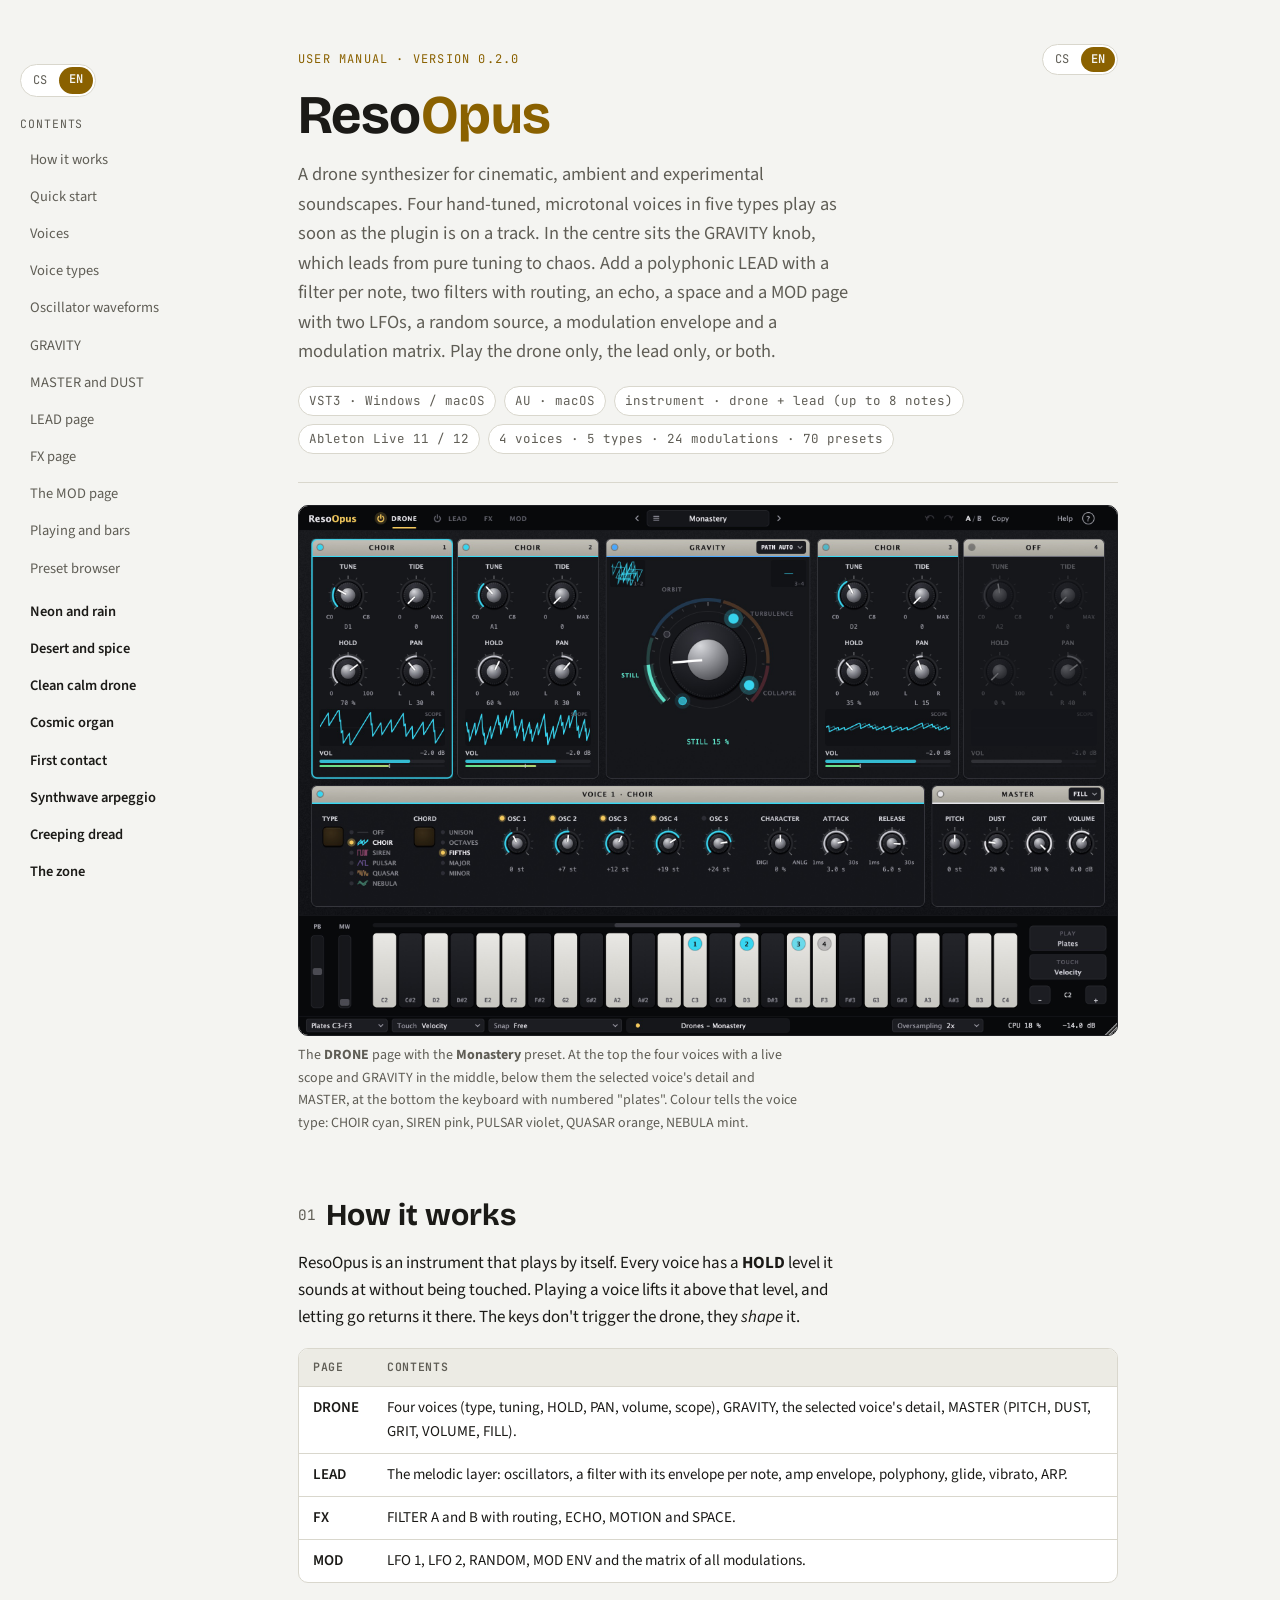
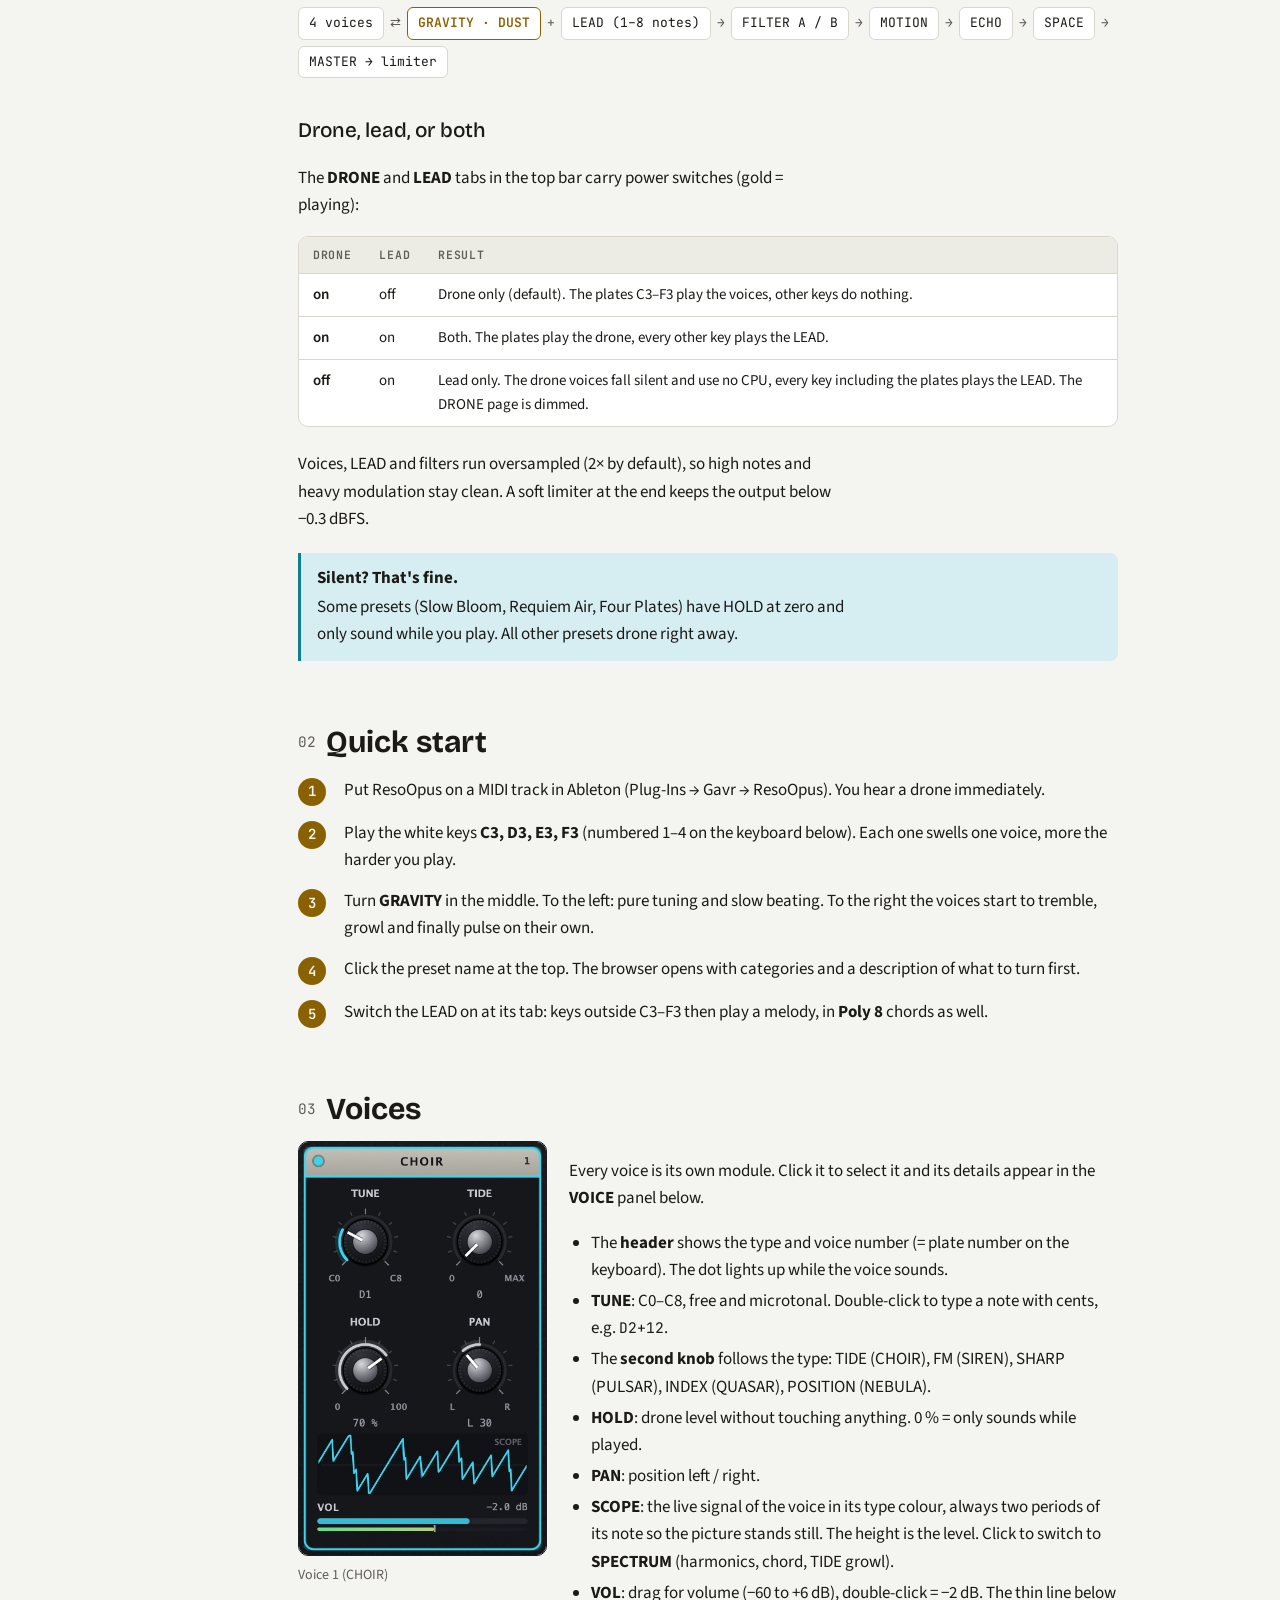
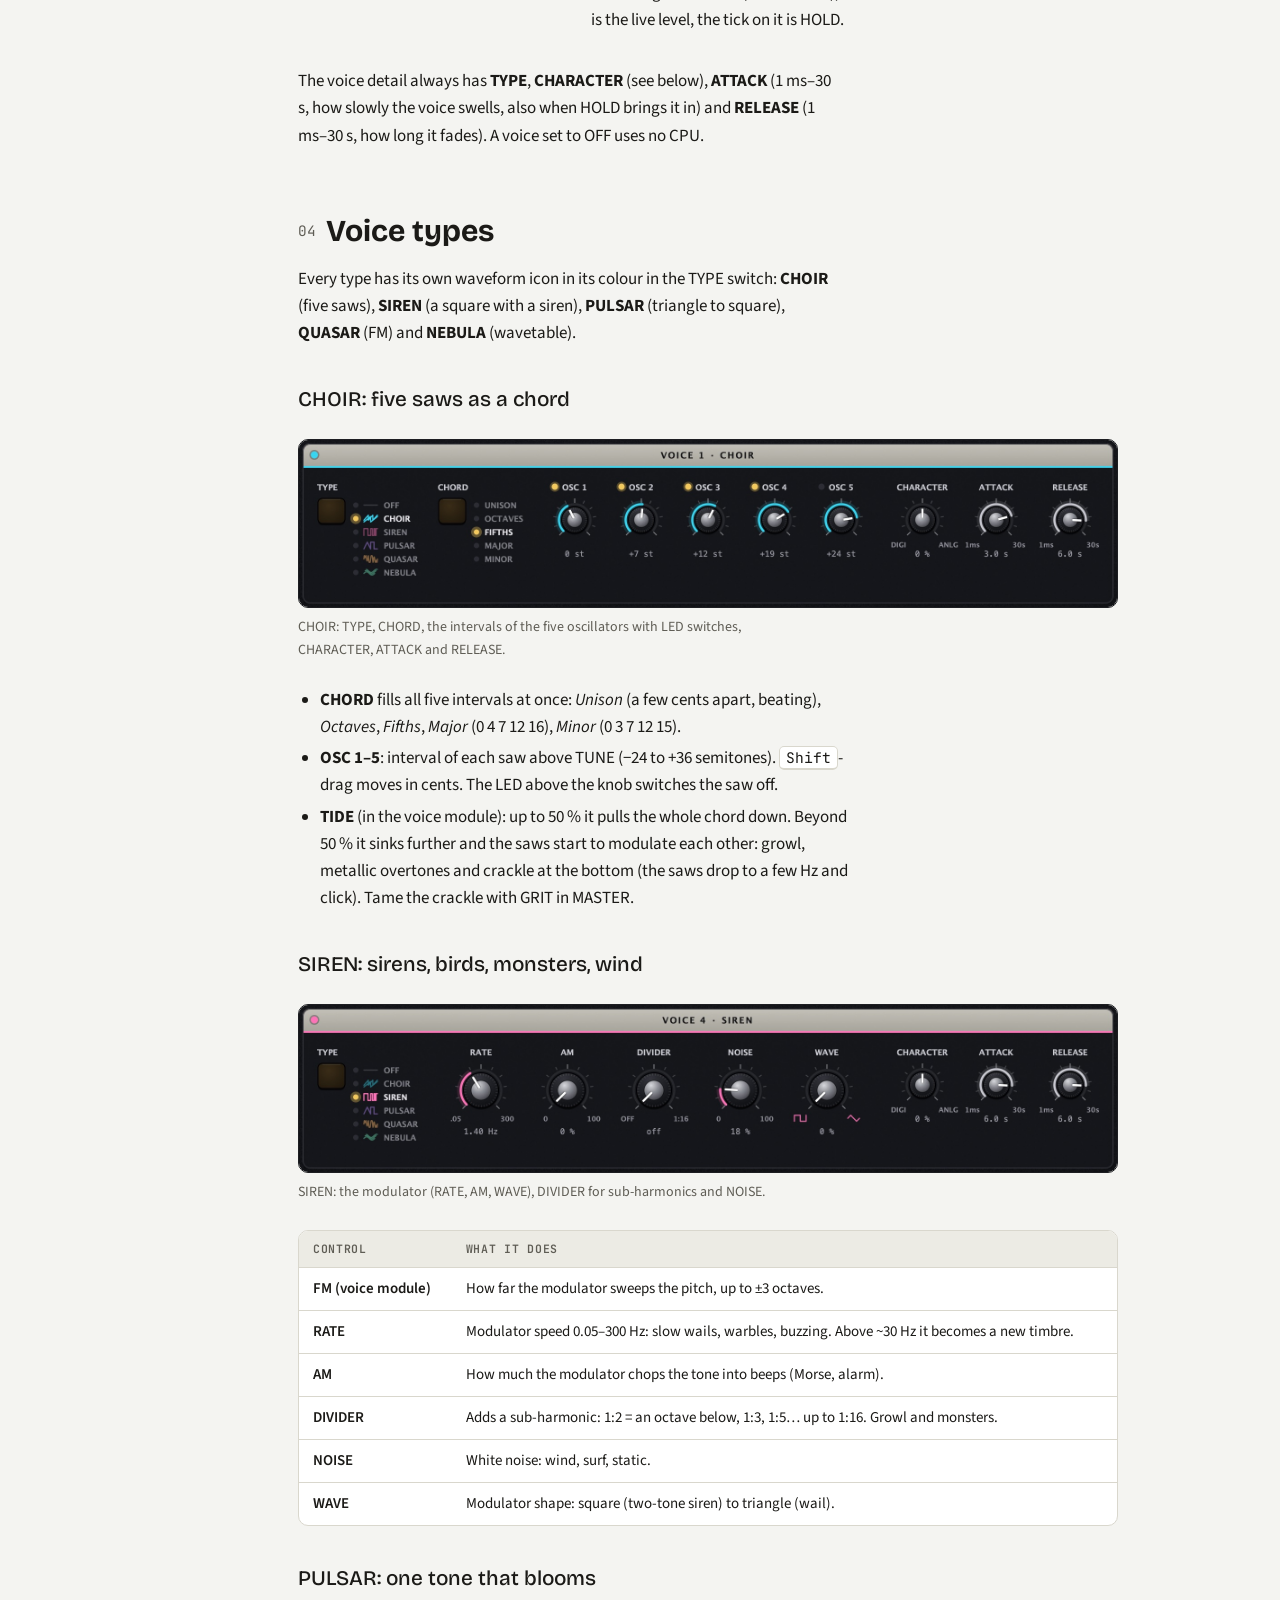
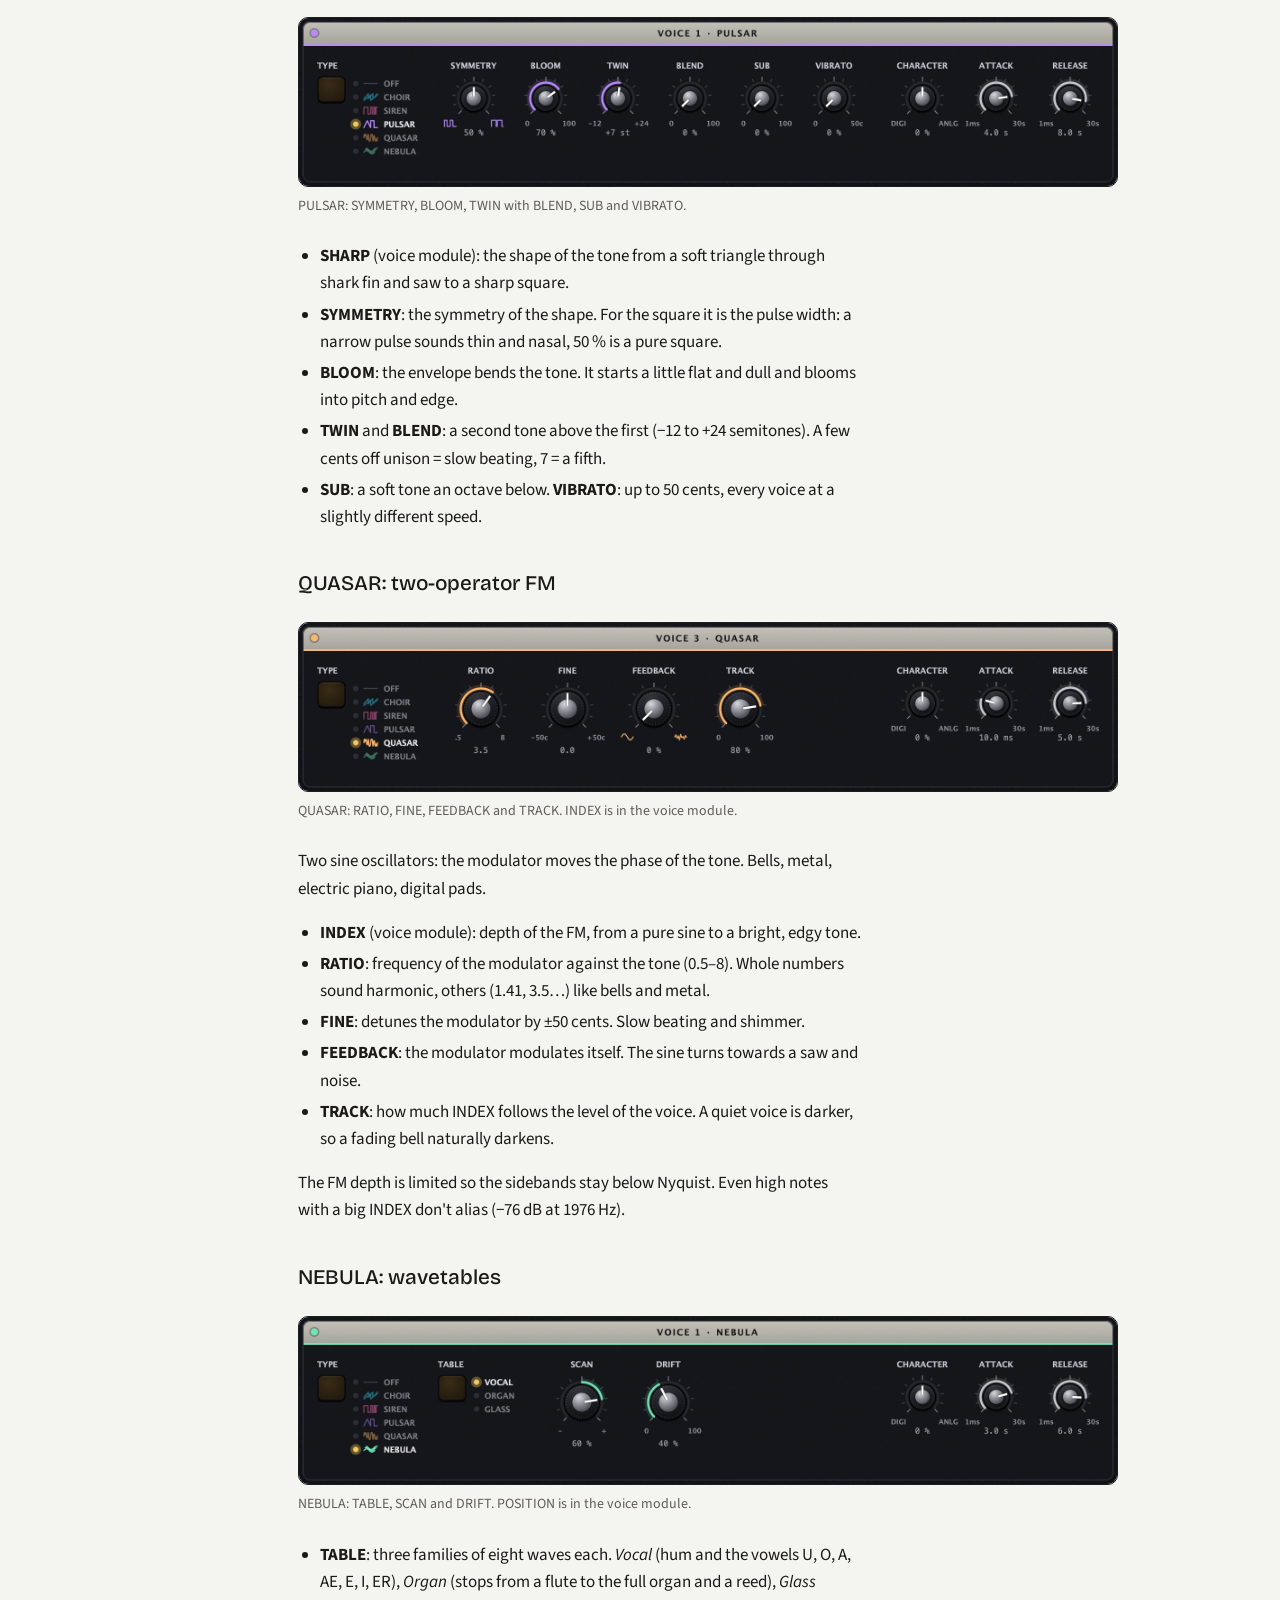
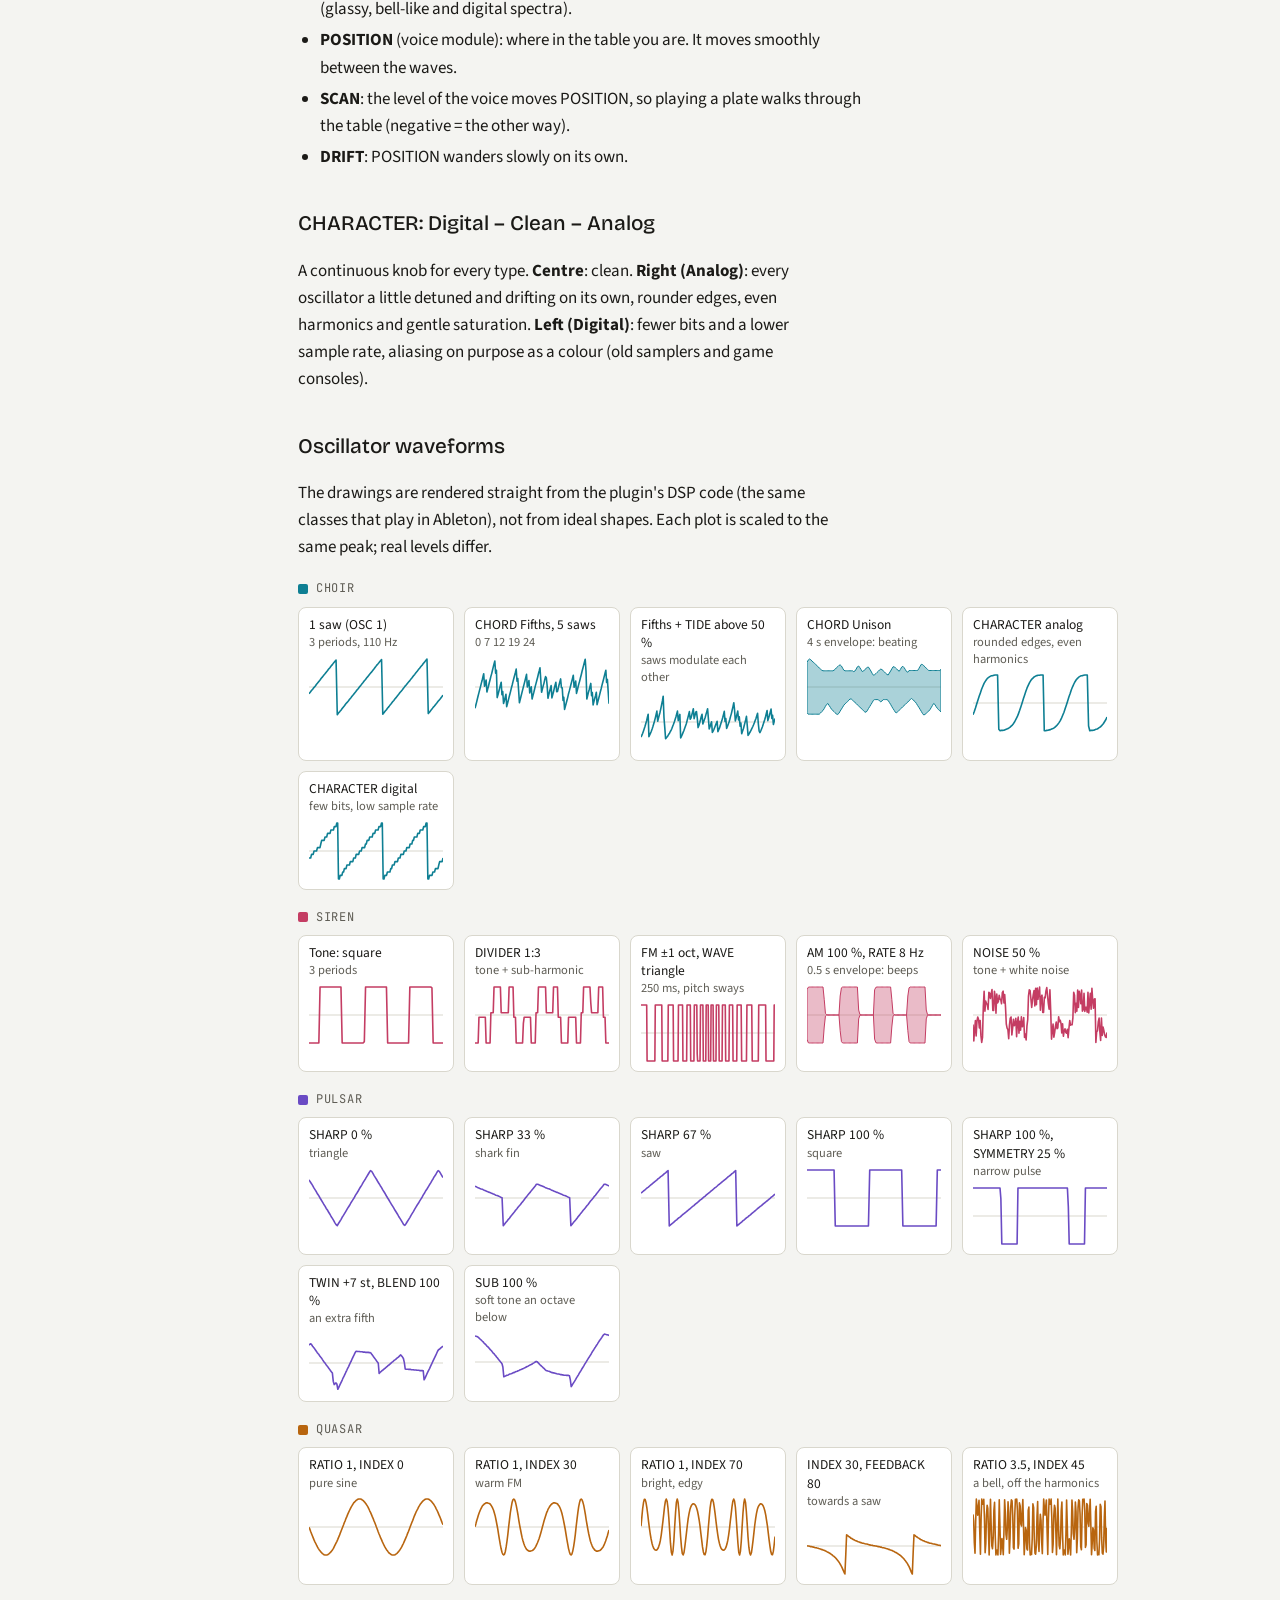
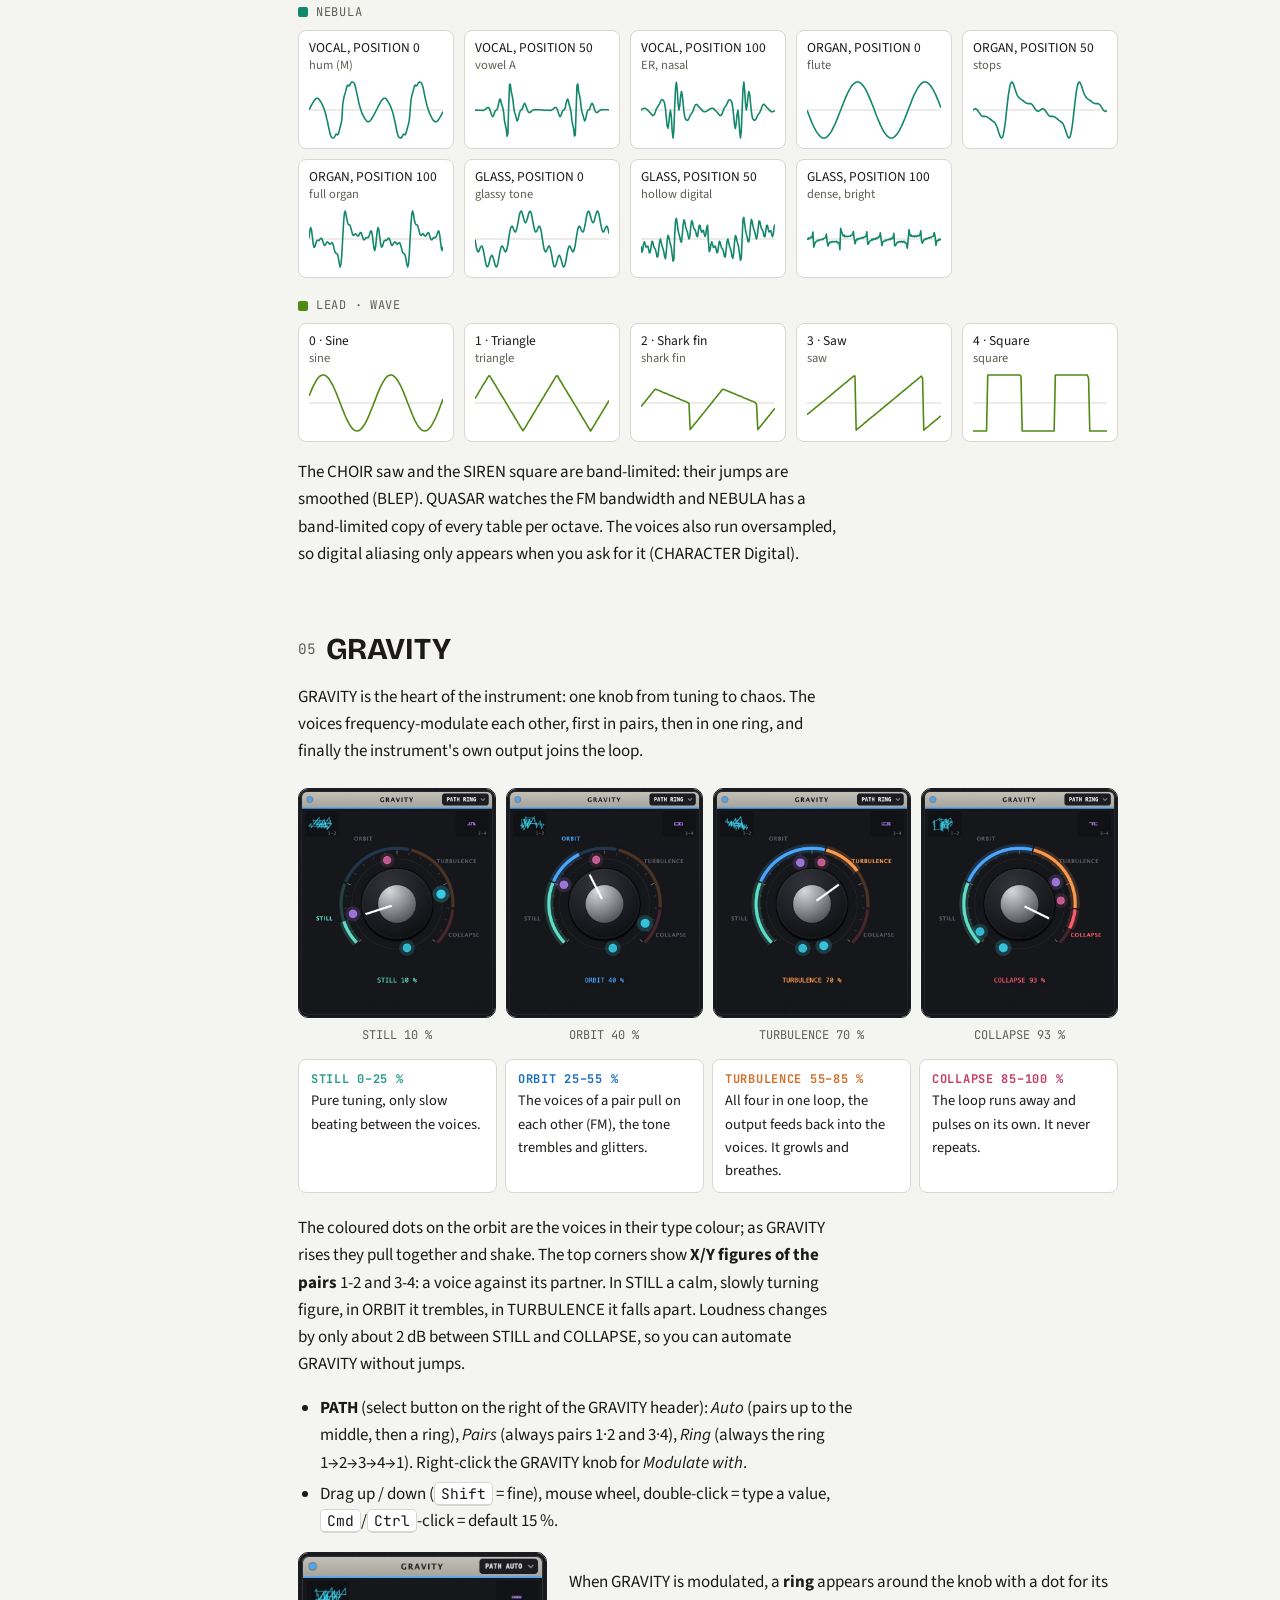
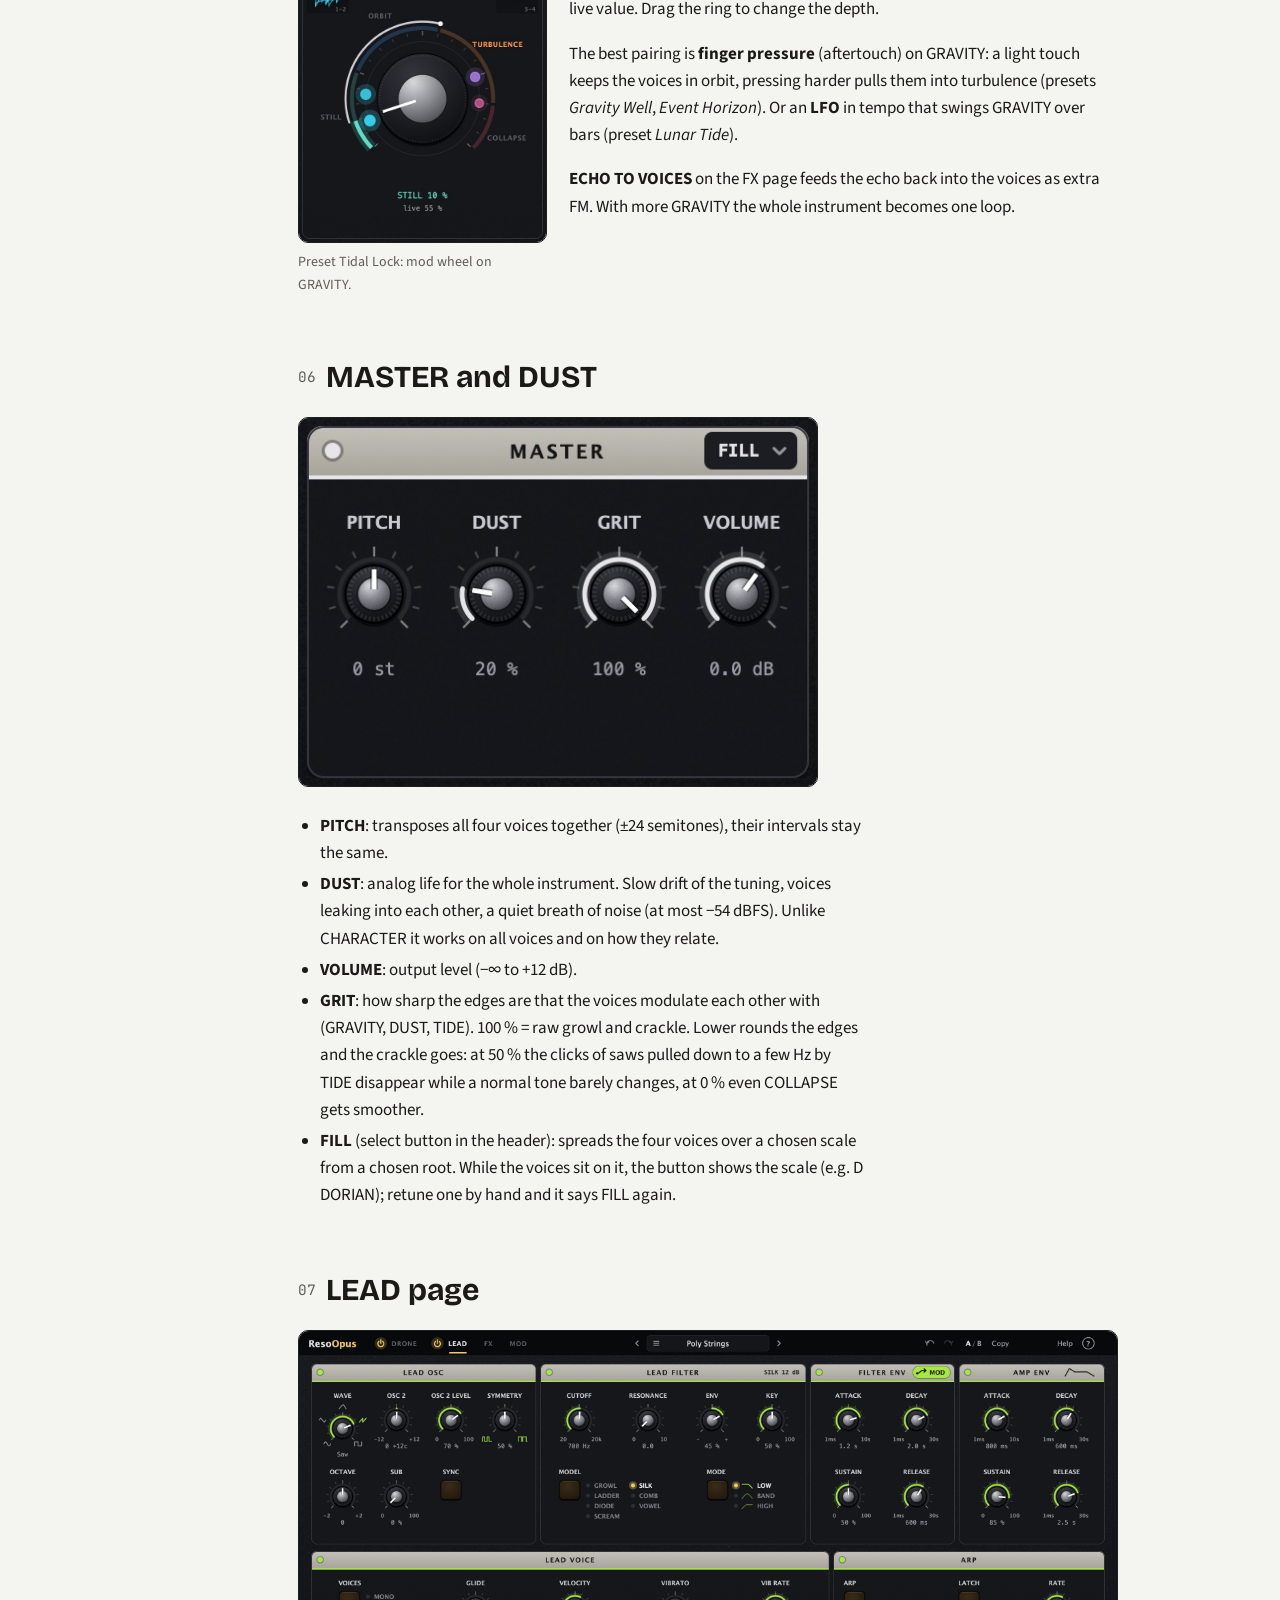
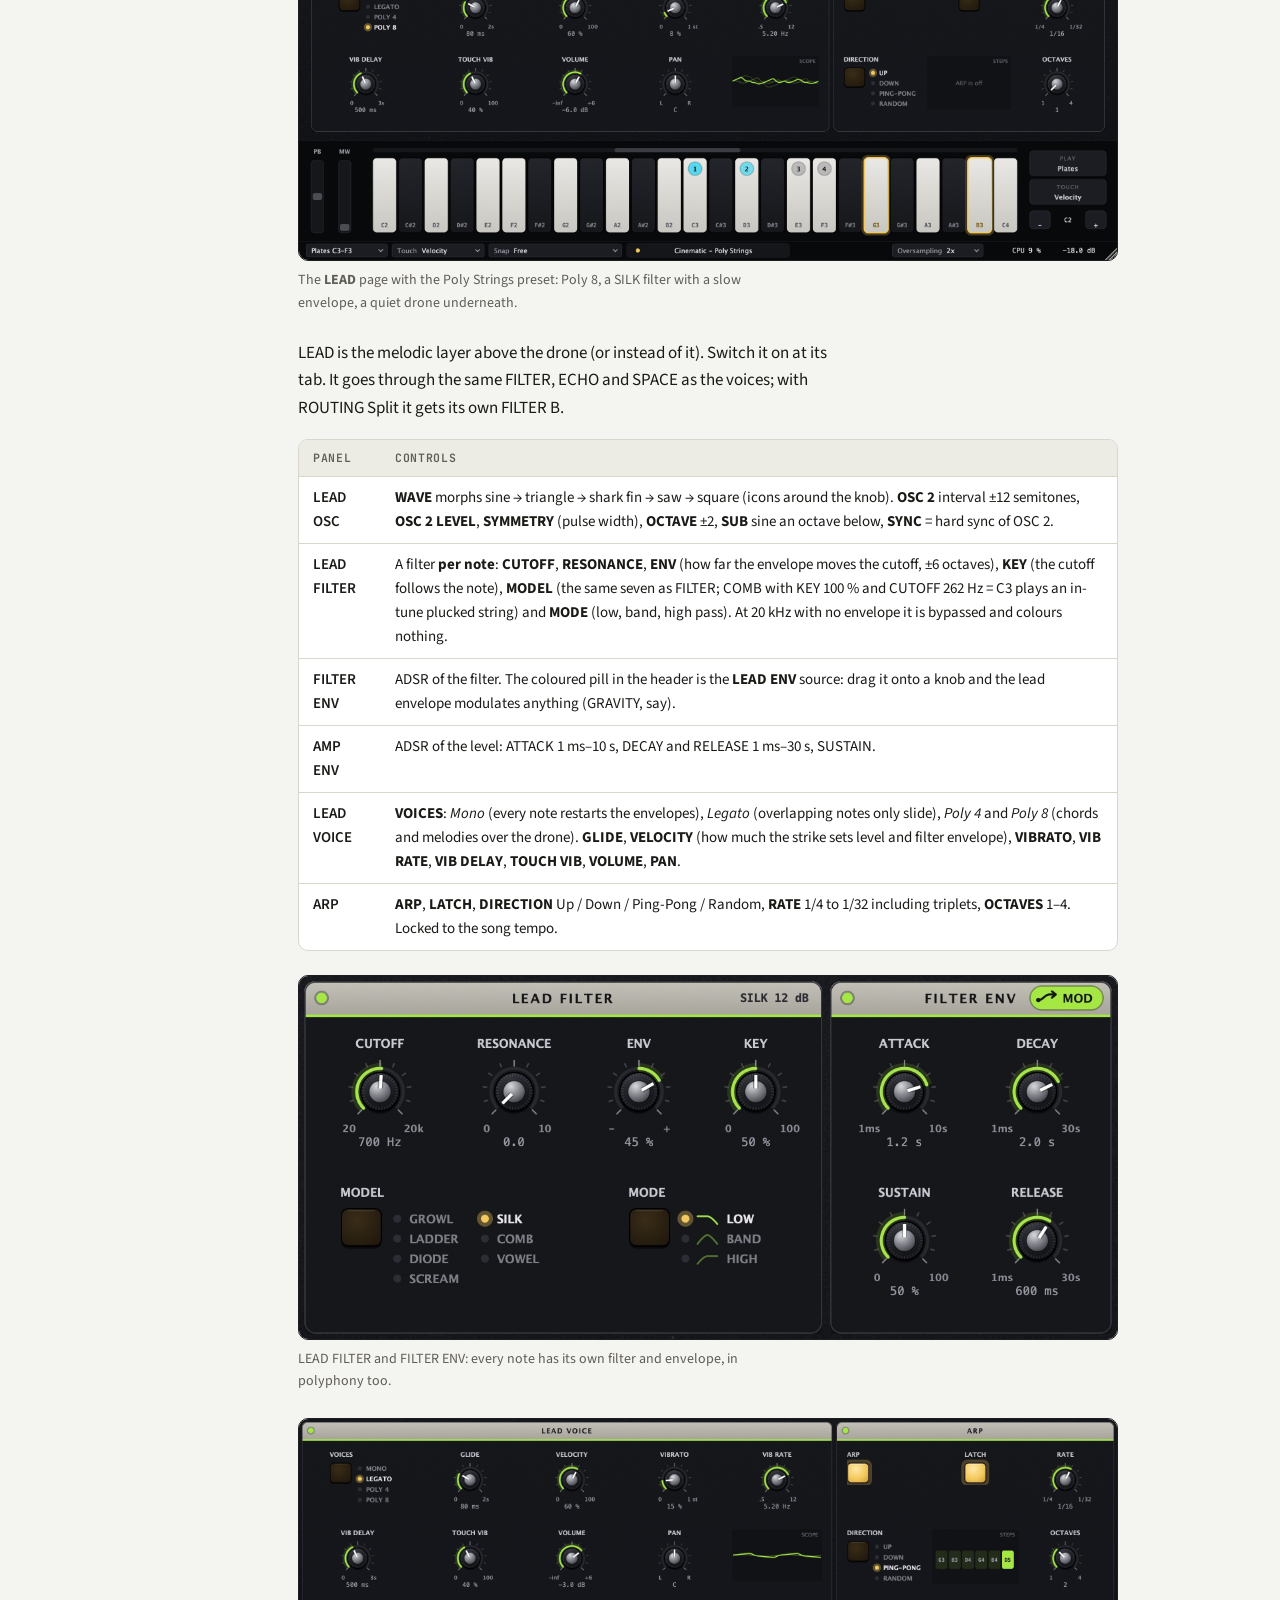
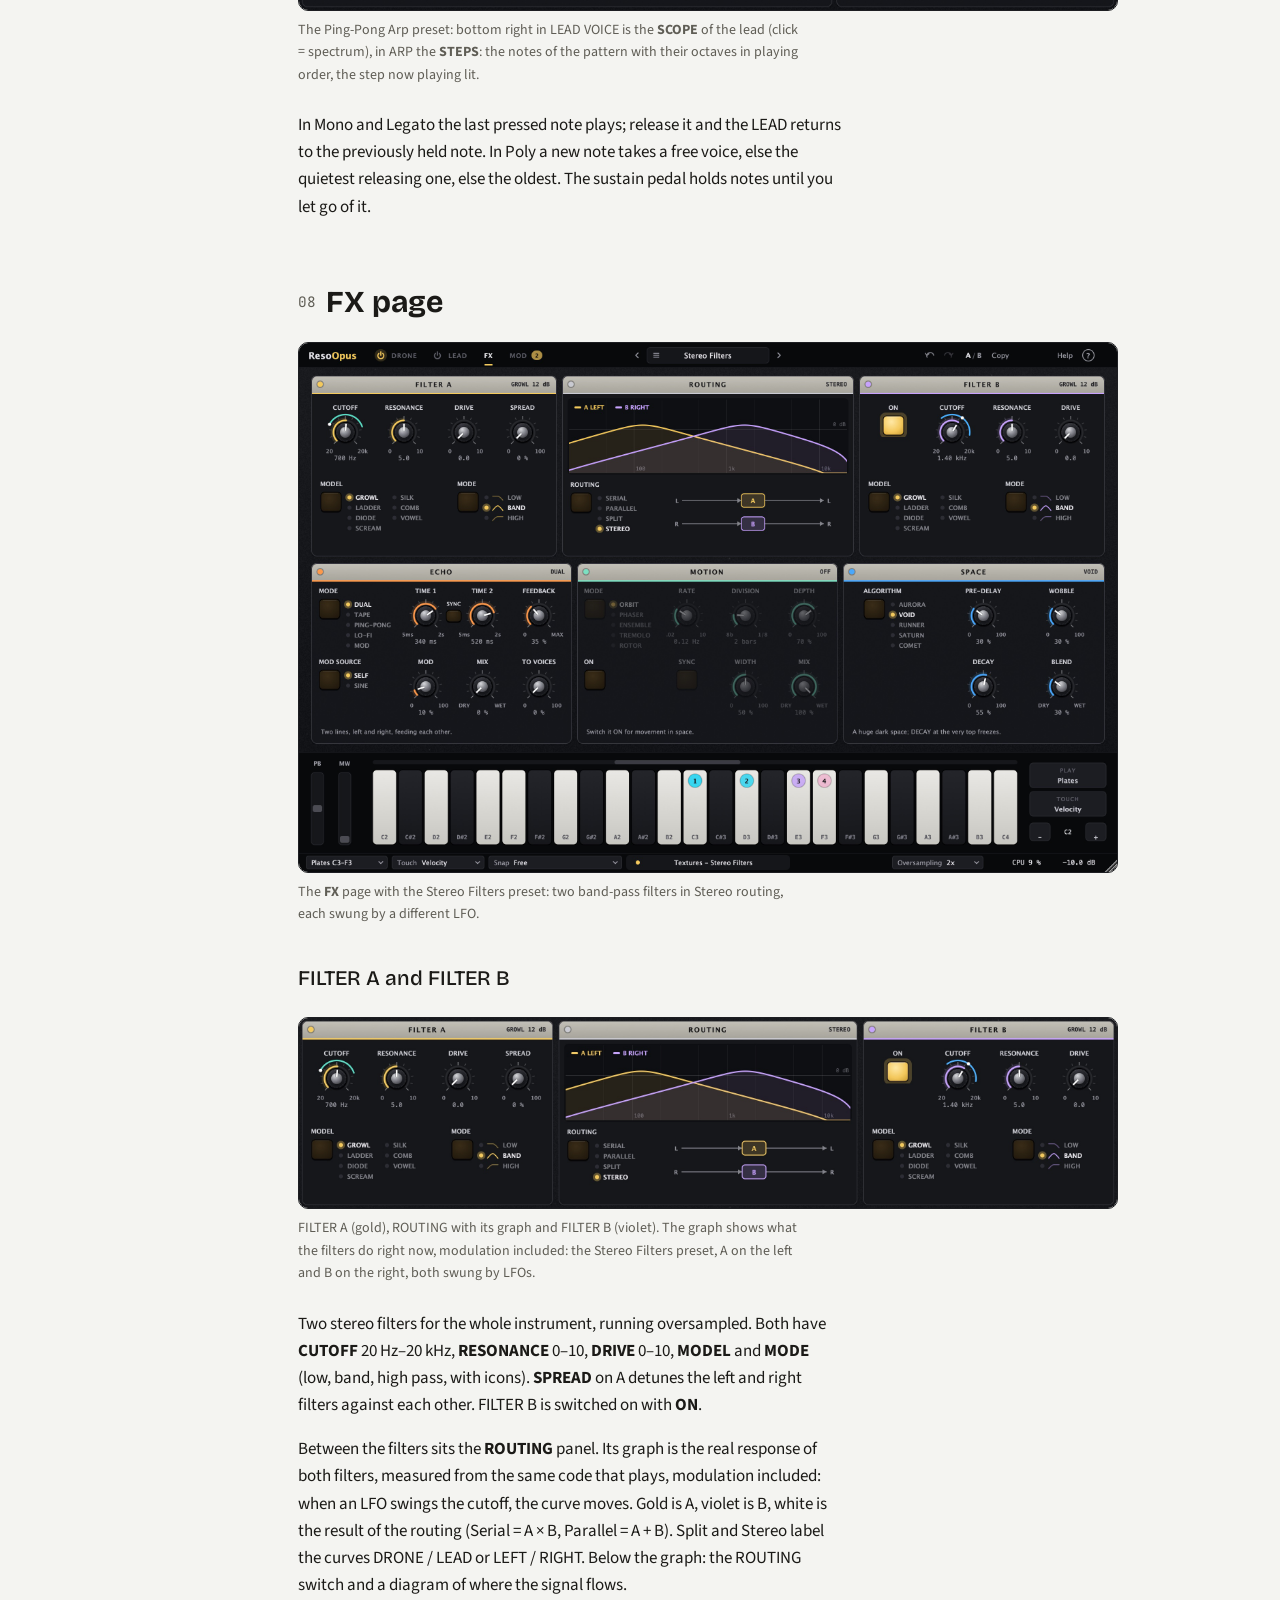
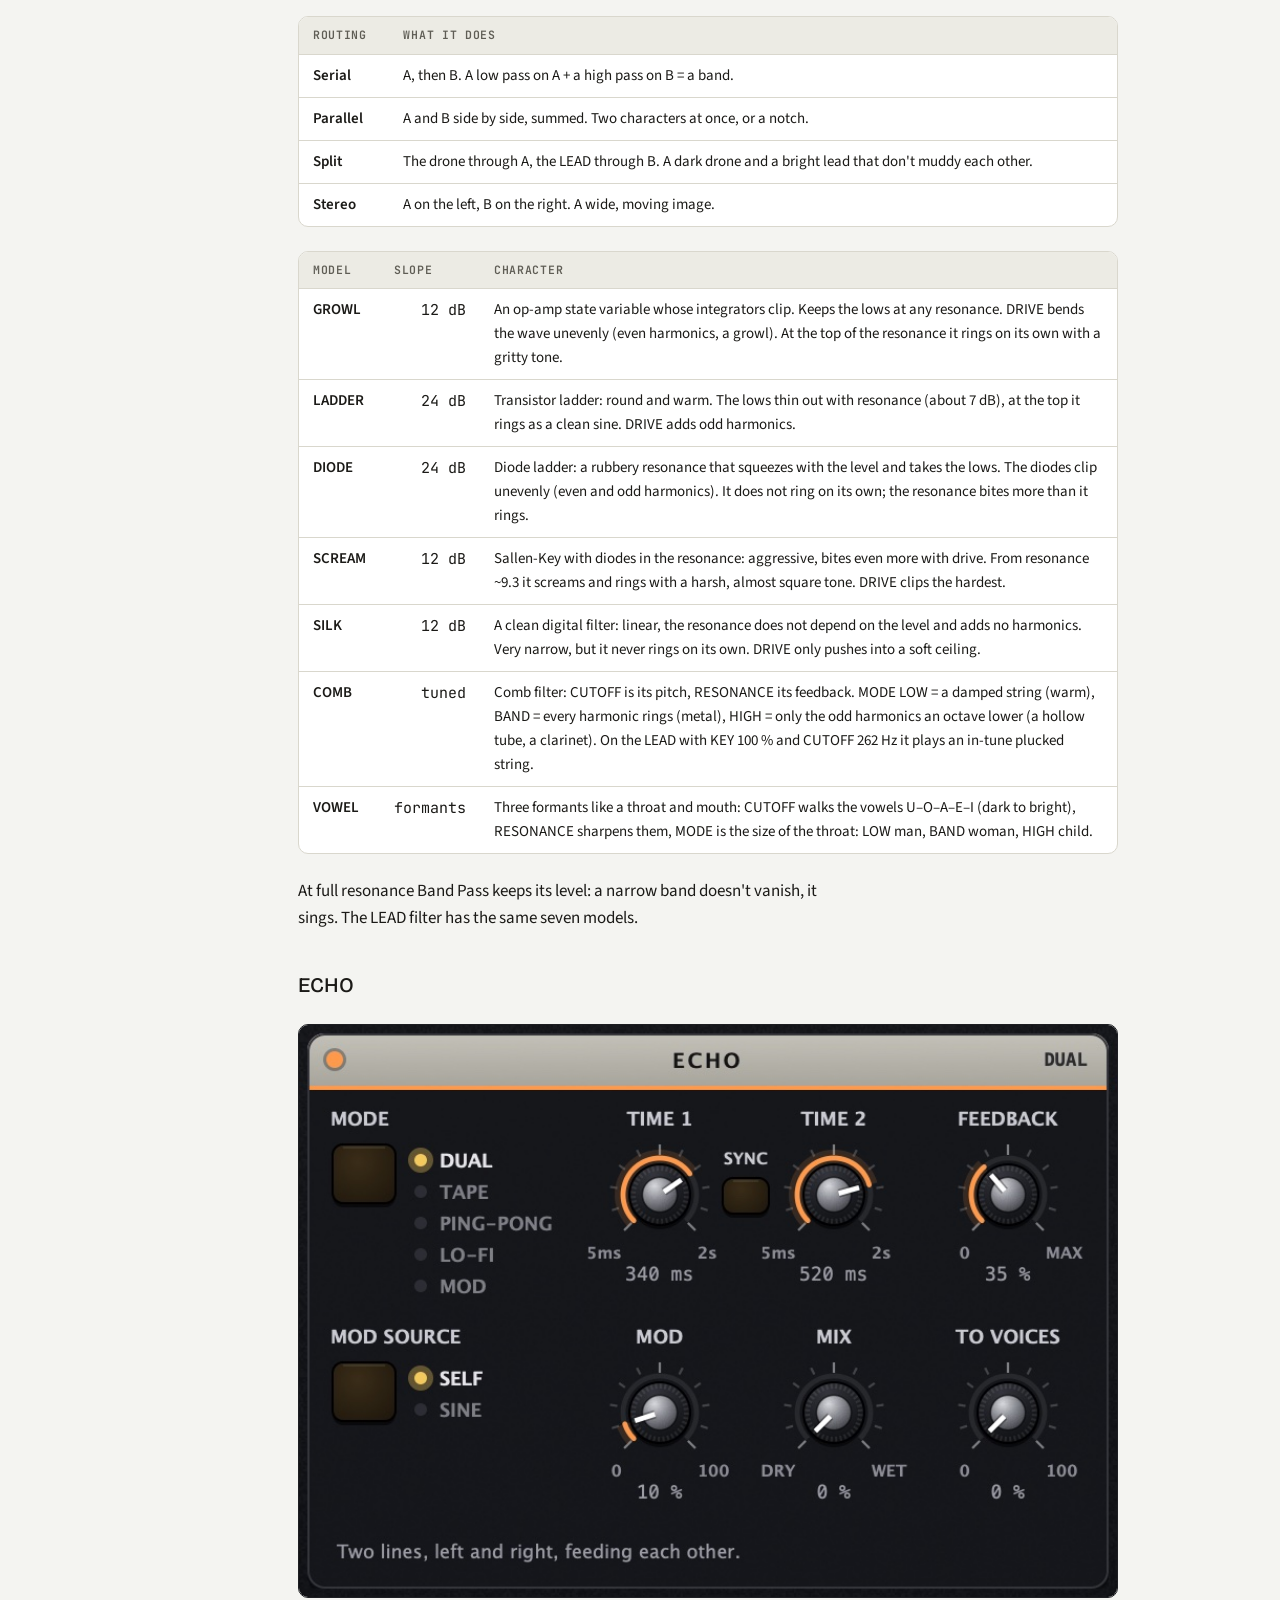
<file: docs/manual/en.html>
<!doctype html>
<html lang="en">
<head>
<meta charset="utf-8">
<meta name="viewport" content="width=device-width, initial-scale=1">
<title>ResoOpus Manual</title>
<link rel="preconnect" href="https://fonts.googleapis.com">
<link rel="preconnect" href="https://fonts.gstatic.com" crossorigin>
<link rel="stylesheet" href="https://fonts.googleapis.com/css2?family=Bricolage+Grotesque:opsz,wght@12..96,500;12..96,700&family=Source+Sans+3:ital,wght@0,400;0,600;1,400&family=JetBrains+Mono:wght@400;600&display=swap">
<link rel="stylesheet" href="style.css">
</head>
<body>
<div class="page">
  <nav class="toc" aria-label="Contents">
    <div class="lang" aria-label="Language"><a href="index.html" hreflang="cs" lang="cs">CS</a><span aria-current="page">EN</span></div>
    <p>Contents</p>
    <ol>
      <li><a href="#principle">How it works</a></li>
      <li><a href="#start">Quick start</a></li>
      <li><a href="#voices">Voices</a></li>
      <li><a href="#types">Voice types</a></li>
      <li><a href="#waveforms">Oscillator waveforms</a></li>
      <li><a href="#gravity">GRAVITY</a></li>
      <li><a href="#master">MASTER and DUST</a></li>
      <li><a href="#lead">LEAD page</a></li>
      <li><a href="#fx">FX page</a></li>
      <li><a href="#motion">The MOD page</a></li>
      <li><a href="#playing">Playing and bars</a></li>
      <li><a href="#browser">Preset browser</a></li>
      <li class="genre sep"><a href="#blade">Neon and rain</a></li>
      <li class="genre"><a href="#dune">Desert and spice</a></li>
      <li class="genre"><a href="#calm">Clean calm drone</a></li>
      <li class="genre"><a href="#organ">Cosmic organ</a></li>
      <li class="genre"><a href="#contact">First contact</a></li>
      <li class="genre"><a href="#synthwave">Synthwave arpeggio</a></li>
      <li class="genre"><a href="#dread">Creeping dread</a></li>
      <li class="genre"><a href="#zone">The zone</a></li>
      <li class="genre"><a href="#ship">Deep space</a></li>
      <li class="genre"><a href="#meditation">Meditation</a></li>
      <li class="sep"><a href="#presets">Factory presets</a></li>
      <li><a href="#measurements">Measurements</a></li>
      <li><a href="#trouble">Troubleshooting</a></li>
      <li><a href="#keys">Mouse and keys</a></li>
      <li><a href="#install">Installation and files</a></li>
    </ol>
  </nav>

  <main>
  <div class="doc">
    <header class="hero">
      <div class="hero-top">
        <p class="eyebrow">User manual · version 0.2.0</p>
        <div class="lang" aria-label="Language"><a href="index.html" hreflang="cs" lang="cs">CS</a><span aria-current="page">EN</span></div>
      </div>
      <h1>Reso<span class="q">Opus</span></h1>
      <p class="lede">A drone synthesizer for cinematic, ambient and experimental soundscapes. Four hand-tuned, microtonal voices in five types play as soon as the plugin is on a track. In the centre sits the GRAVITY knob, which leads from pure tuning to chaos. Add a polyphonic LEAD with a filter per note, two filters with routing, an echo, a space and a MOD page with two LFOs, a random source, a modulation envelope and a modulation matrix. Play the drone only, the lead only, or both.</p>
      <div class="meta">
        <span>VST3 · Windows / macOS</span><span>AU · macOS</span><span>instrument · drone + lead (up to 8 notes)</span><span>Ableton Live 11 / 12</span><span>4 voices · 5 types · 24 modulations · 70 presets</span>
      </div>
    </header>

    <figure class="shot"><img src="img/overview.jpg" alt="DRONE page with the Monastery preset" width="2400" height="1552"><figcaption>The <strong>DRONE</strong> page with the <strong>Monastery</strong> preset. At the top the four voices with a live scope and GRAVITY in the middle, below them the selected voice's detail and MASTER, at the bottom the keyboard with numbered "plates". Colour tells the voice type: CHOIR cyan, SIREN pink, PULSAR violet, QUASAR orange, NEBULA mint.</figcaption></figure>

    <h2 id="principle"><span class="num">01</span>How it works</h2>
    <p>ResoOpus is an instrument that plays by itself. Every voice has a <strong>HOLD</strong> level it sounds at without being touched. Playing a voice lifts it above that level, and letting go returns it there. The keys don't trigger the drone, they <em>shape</em> it.</p>
    <div class="table-wrap"><table>
      <thead><tr><th>Page</th><th>Contents</th></tr></thead>
      <tbody>
        <tr><td>DRONE</td><td>Four voices (type, tuning, HOLD, PAN, volume, scope), GRAVITY, the selected voice's detail, MASTER (PITCH, DUST, GRIT, VOLUME, FILL).</td></tr>
        <tr><td>LEAD</td><td>The melodic layer: oscillators, a filter with its envelope per note, amp envelope, polyphony, glide, vibrato, ARP.</td></tr>
        <tr><td>FX</td><td>FILTER A and B with routing, ECHO, MOTION and SPACE.</td></tr>
        <tr><td>MOD</td><td>LFO 1, LFO 2, RANDOM, MOD ENV and the matrix of all modulations.</td></tr>
      </tbody>
    </table></div>
    <div class="chain"><span>4 voices</span><i>⇄</i><span class="me">GRAVITY · DUST</span><i>+</i><span>LEAD (1–8 notes)</span><i>→</i><span>FILTER A / B</span><i>→</i><span>MOTION</span><i>→</i><span>ECHO</span><i>→</i><span>SPACE</span><i>→</i><span>MASTER → limiter</span></div>
    <h3>Drone, lead, or both</h3>
    <p>The <strong>DRONE</strong> and <strong>LEAD</strong> tabs in the top bar carry power switches (gold = playing):</p>
    <div class="table-wrap"><table>
      <thead><tr><th>DRONE</th><th>LEAD</th><th>Result</th></tr></thead>
      <tbody>
        <tr><td>on</td><td>off</td><td>Drone only (default). The plates C3–F3 play the voices, other keys do nothing.</td></tr>
        <tr><td>on</td><td>on</td><td>Both. The plates play the drone, every other key plays the LEAD.</td></tr>
        <tr><td>off</td><td>on</td><td>Lead only. The drone voices fall silent and use no CPU, every key including the plates plays the LEAD. The DRONE page is dimmed.</td></tr>
      </tbody>
    </table></div>
    <p>Voices, LEAD and filters run oversampled (2× by default), so high notes and heavy modulation stay clean. A soft limiter at the end keeps the output below −0.3 dBFS.</p>
    <div class="note info"><p><strong>Silent? That's fine.</strong>Some presets (Slow Bloom, Requiem Air, Four Plates) have HOLD at zero and only sound while you play. All other presets drone right away.</p></div>

    <h2 id="start"><span class="num">02</span>Quick start</h2>
    <ol class="steps">
      <li><div>Put ResoOpus on a MIDI track in Ableton (Plug-Ins → Gavr → ResoOpus). You hear a drone immediately.</div></li>
      <li><div>Play the white keys <strong>C3, D3, E3, F3</strong> (numbered 1–4 on the keyboard below). Each one swells one voice, more the harder you play.</div></li>
      <li><div>Turn <strong>GRAVITY</strong> in the middle. To the left: pure tuning and slow beating. To the right the voices start to tremble, growl and finally pulse on their own.</div></li>
      <li><div>Click the preset name at the top. The browser opens with categories and a description of what to turn first.</div></li>
      <li><div>Switch the LEAD on at its tab: keys outside C3–F3 then play a melody, in <strong>Poly 8</strong> chords as well.</div></li>
    </ol>

    <h2 id="voices"><span class="num">03</span>Voices</h2>
    <div class="duo">
      <figure class="shot"><img src="img/voice-strip.jpg" alt="Voice 1" width="432" height="720" loading="lazy"><figcaption>Voice 1 (CHOIR)</figcaption></figure>
      <div>
        <p>Every voice is its own module. Click it to select it and its details appear in the <strong>VOICE</strong> panel below.</p>
        <ul>
          <li>The <strong>header</strong> shows the type and voice number (= plate number on the keyboard). The dot lights up while the voice sounds.</li>
          <li><strong>TUNE</strong>: C0–C8, free and microtonal. Double-click to type a note with cents, e.g. <code>D2+12</code>.</li>
          <li>The <strong>second knob</strong> follows the type: TIDE (CHOIR), FM (SIREN), SHARP (PULSAR), INDEX (QUASAR), POSITION (NEBULA).</li>
          <li><strong>HOLD</strong>: drone level without touching anything. 0 % = only sounds while played.</li>
          <li><strong>PAN</strong>: position left / right.</li>
          <li><strong>SCOPE</strong>: the live signal of the voice in its type colour, always two periods of its note so the picture stands still. The height is the level. Click to switch to <strong>SPECTRUM</strong> (harmonics, chord, TIDE growl).</li>
          <li><strong>VOL</strong>: drag for volume (−60 to +6 dB), double-click = −2 dB. The thin line below is the live level, the tick on it is HOLD.</li>
        </ul>
      </div>
    </div>
    <p>The voice detail always has <strong>TYPE</strong>, <strong>CHARACTER</strong> (see below), <strong>ATTACK</strong> (1 ms–30 s, how slowly the voice swells, also when HOLD brings it in) and <strong>RELEASE</strong> (1 ms–30 s, how long it fades). A voice set to OFF uses no CPU.</p>

    <h2 id="types"><span class="num">04</span>Voice types</h2>
    <p>Every type has its own waveform icon in its colour in the TYPE switch: <strong>CHOIR</strong> (five saws), <strong>SIREN</strong> (a square with a siren), <strong>PULSAR</strong> (triangle to square), <strong>QUASAR</strong> (FM) and <strong>NEBULA</strong> (wavetable).</p>
    <h3>CHOIR: five saws as a chord</h3>
    <figure class="shot"><img src="img/detail-choir.jpg" alt="CHOIR detail" width="1816" height="372" loading="lazy"><figcaption>CHOIR: TYPE, CHORD, the intervals of the five oscillators with LED switches, CHARACTER, ATTACK and RELEASE.</figcaption></figure>
    <ul>
      <li><strong>CHORD</strong> fills all five intervals at once: <em>Unison</em> (a few cents apart, beating), <em>Octaves</em>, <em>Fifths</em>, <em>Major</em> (0 4 7 12 16), <em>Minor</em> (0 3 7 12 15).</li>
      <li><strong>OSC 1–5</strong>: interval of each saw above TUNE (−24 to +36 semitones). <kbd>Shift</kbd>-drag moves in cents. The LED above the knob switches the saw off.</li>
      <li><strong>TIDE</strong> (in the voice module): up to 50 % it pulls the whole chord down. Beyond 50 % it sinks further and the saws start to modulate each other: growl, metallic overtones and crackle at the bottom (the saws drop to a few Hz and click). Tame the crackle with GRIT in MASTER.</li>
    </ul>
    <h3>SIREN: sirens, birds, monsters, wind</h3>
    <figure class="shot"><img src="img/detail-siren.jpg" alt="SIREN detail" width="1816" height="372" loading="lazy"><figcaption>SIREN: the modulator (RATE, AM, WAVE), DIVIDER for sub-harmonics and NOISE.</figcaption></figure>
    <div class="table-wrap"><table>
      <thead><tr><th>Control</th><th>What it does</th></tr></thead>
      <tbody>
        <tr><td>FM (voice module)</td><td>How far the modulator sweeps the pitch, up to ±3 octaves.</td></tr>
        <tr><td>RATE</td><td>Modulator speed 0.05–300 Hz: slow wails, warbles, buzzing. Above ~30 Hz it becomes a new timbre.</td></tr>
        <tr><td>AM</td><td>How much the modulator chops the tone into beeps (Morse, alarm).</td></tr>
        <tr><td>DIVIDER</td><td>Adds a sub-harmonic: 1:2 = an octave below, 1:3, 1:5… up to 1:16. Growl and monsters.</td></tr>
        <tr><td>NOISE</td><td>White noise: wind, surf, static.</td></tr>
        <tr><td>WAVE</td><td>Modulator shape: square (two-tone siren) to triangle (wail).</td></tr>
      </tbody>
    </table></div>
    <h3>PULSAR: one tone that blooms</h3>
    <figure class="shot"><img src="img/detail-pulsar.jpg" alt="PULSAR detail" width="1816" height="372" loading="lazy"><figcaption>PULSAR: SYMMETRY, BLOOM, TWIN with BLEND, SUB and VIBRATO.</figcaption></figure>
    <ul>
      <li><strong>SHARP</strong> (voice module): the shape of the tone from a soft triangle through shark fin and saw to a sharp square.</li>
      <li><strong>SYMMETRY</strong>: the symmetry of the shape. For the square it is the pulse width: a narrow pulse sounds thin and nasal, 50 % is a pure square.</li>
      <li><strong>BLOOM</strong>: the envelope bends the tone. It starts a little flat and dull and blooms into pitch and edge.</li>
      <li><strong>TWIN</strong> and <strong>BLEND</strong>: a second tone above the first (−12 to +24 semitones). A few cents off unison = slow beating, 7 = a fifth.</li>
      <li><strong>SUB</strong>: a soft tone an octave below. <strong>VIBRATO</strong>: up to 50 cents, every voice at a slightly different speed.</li>
    </ul>
    <h3>QUASAR: two-operator FM</h3>
    <figure class="shot"><img src="img/detail-quasar.jpg" alt="QUASAR detail" width="1816" height="372" loading="lazy"><figcaption>QUASAR: RATIO, FINE, FEEDBACK and TRACK. INDEX is in the voice module.</figcaption></figure>
    <p>Two sine oscillators: the modulator moves the phase of the tone. Bells, metal, electric piano, digital pads.</p>
    <ul>
      <li><strong>INDEX</strong> (voice module): depth of the FM, from a pure sine to a bright, edgy tone.</li>
      <li><strong>RATIO</strong>: frequency of the modulator against the tone (0.5–8). Whole numbers sound harmonic, others (1.41, 3.5…) like bells and metal.</li>
      <li><strong>FINE</strong>: detunes the modulator by ±50 cents. Slow beating and shimmer.</li>
      <li><strong>FEEDBACK</strong>: the modulator modulates itself. The sine turns towards a saw and noise.</li>
      <li><strong>TRACK</strong>: how much INDEX follows the level of the voice. A quiet voice is darker, so a fading bell naturally darkens.</li>
    </ul>
    <p>The FM depth is limited so the sidebands stay below Nyquist. Even high notes with a big INDEX don't alias (−76 dB at 1976 Hz).</p>
    <h3>NEBULA: wavetables</h3>
    <figure class="shot"><img src="img/detail-nebula.jpg" alt="NEBULA detail" width="1816" height="372" loading="lazy"><figcaption>NEBULA: TABLE, SCAN and DRIFT. POSITION is in the voice module.</figcaption></figure>
    <ul>
      <li><strong>TABLE</strong>: three families of eight waves each. <em>Vocal</em> (hum and the vowels U, O, A, AE, E, I, ER), <em>Organ</em> (stops from a flute to the full organ and a reed), <em>Glass</em> (glassy, bell-like and digital spectra).</li>
      <li><strong>POSITION</strong> (voice module): where in the table you are. It moves smoothly between the waves.</li>
      <li><strong>SCAN</strong>: the level of the voice moves POSITION, so playing a plate walks through the table (negative = the other way).</li>
      <li><strong>DRIFT</strong>: POSITION wanders slowly on its own.</li>
    </ul>
    <h3>CHARACTER: Digital – Clean – Analog</h3>
    <p>A continuous knob for every type. <strong>Centre</strong>: clean. <strong>Right (Analog)</strong>: every oscillator a little detuned and drifting on its own, rounder edges, even harmonics and gentle saturation. <strong>Left (Digital)</strong>: fewer bits and a lower sample rate, aliasing on purpose as a colour (old samplers and game consoles).</p>

    <h3 id="waveforms">Oscillator waveforms</h3>
    <p>The drawings are rendered straight from the plugin's DSP code (the same classes that play in Ableton), not from ideal shapes. Each plot is scaled to the same peak; real levels differ.</p>
    <p class="wave-head choir"><i class="sw"></i>CHOIR</p>
    <div class="waves choir"><div class="wave"><span>1 saw (OSC 1)</span><span class="s">3 periods, 110 Hz</span><svg viewBox="0 0 200 64" preserveAspectRatio="none" aria-hidden="true"><line class="axis" x1="0" y1="32" x2="200" y2="32"/><path class="l" d="M0.0 38.7L1.8 37.3L3.7 35.6L5.5 34.2L7.3 32.6L9.2 31.2L11.0 29.5L12.8 28.1L14.7 26.4L16.5 25.0L18.3 23.3L20.2 21.9L22.0 20.2L23.9 18.8L25.7 17.2L27.5 15.8L29.4 14.1L31.2 12.7L33.0 11.0L34.9 9.6L36.7 7.9L38.5 6.5L40.4 5.1L42.2 59.7L44.0 58.0L45.9 56.6L47.7 55.2L49.5 53.6L51.4 51.9L53.2 50.5L55.0 48.8L56.9 47.4L58.7 46.0L60.6 44.3L62.4 42.9L64.2 41.2L66.1 39.8L67.9 38.2L69.7 36.8L71.6 35.1L73.4 33.7L75.2 32.0L77.1 30.6L78.9 28.9L80.7 27.5L82.6 25.8L84.4 24.4L86.2 22.8L88.1 21.4L89.9 19.7L91.7 18.3L93.6 16.9L95.4 15.2L97.2 13.8L99.1 12.1L100.9 10.4L102.8 9.0L104.6 7.6L106.4 6.0L108.3 4.6L110.1 59.2L111.9 57.8L113.8 56.1L115.6 54.7L117.4 53.0L119.3 51.6L121.1 49.9L122.9 48.5L124.8 46.8L126.6 45.4L128.4 43.8L130.3 42.4L132.1 40.7L133.9 39.3L135.8 37.6L137.6 36.2L139.4 34.8L141.3 33.1L143.1 31.4L145.0 30.0L146.8 28.4L148.6 27.0L150.5 25.6L152.3 23.9L154.1 22.5L156.0 20.8L157.8 19.4L159.6 17.7L161.5 16.3L163.3 14.6L165.1 13.2L167.0 11.6L168.8 10.2L170.6 8.5L172.5 7.1L174.3 5.4L176.1 4.0L178.0 58.6L179.8 57.2L181.7 55.5L183.5 54.1L185.3 52.4L187.2 51.0L189.0 49.4L190.8 48.0L192.7 46.3L194.5 44.9L196.3 43.5L198.2 41.8L200.0 40.1"/></svg></div><div class="wave"><span>CHORD Fifths, 5 saws</span><span class="s">0 7 12 19 24</span><svg viewBox="0 0 200 64" preserveAspectRatio="none" aria-hidden="true"><line class="axis" x1="0" y1="32" x2="200" y2="32"/><path class="l" d="M0.0 53.3L1.2 50.2L2.4 47.1L3.6 43.8L4.7 40.7L5.9 37.6L7.1 34.5L8.3 31.4L9.5 28.1L10.7 25.3L11.8 21.9L13.0 18.8L14.2 31.2L15.4 28.1L16.6 25.0L17.8 37.0L18.9 34.0L20.1 31.2L21.3 27.8L22.5 24.7L23.7 21.4L24.9 18.6L26.0 15.5L27.2 12.1L28.4 9.0L29.6 6.0L30.8 18.3L32.0 15.2L33.1 42.6L34.3 39.8L35.5 36.5L36.7 33.4L37.9 30.3L39.1 27.2L40.2 39.6L41.4 36.5L42.6 48.5L43.8 45.7L45.0 42.4L46.2 39.3L47.3 51.6L48.5 48.5L49.7 45.4L50.9 42.1L52.1 39.0L53.3 35.9L54.4 32.8L55.6 29.8L56.8 26.4L58.0 23.3L59.2 20.2L60.4 17.2L61.5 14.1L62.7 26.1L63.9 23.6L65.1 35.4L66.3 47.7L67.5 44.6L68.6 41.5L69.8 38.4L71.0 35.1L72.2 32.0L73.4 28.9L74.6 25.8L75.7 22.8L76.9 19.4L78.1 32.0L79.3 28.9L80.5 25.6L81.7 37.9L82.8 34.8L84.0 31.7L85.2 44.0L86.4 40.7L87.6 37.9L88.8 34.5L89.9 31.4L91.1 28.4L92.3 25.3L93.5 22.2L94.7 18.8L95.9 15.8L97.0 12.7L98.2 25.0L99.4 37.3L100.6 34.0L101.8 30.9L103.0 28.1L104.1 24.7L105.3 21.6L106.5 23.0L107.7 30.9L108.9 43.2L110.1 39.8L111.2 36.8L112.4 33.7L113.6 30.6L114.8 42.9L116.0 39.8L117.2 36.8L118.3 33.4L119.5 30.3L120.7 27.2L121.9 36.8L123.1 36.5L124.3 33.1L125.4 30.0L126.6 27.0L127.8 23.9L129.0 32.8L130.2 32.8L131.4 45.4L132.5 42.4L133.7 54.4L134.9 51.3L136.1 48.2L137.3 45.2L138.5 42.1L139.6 38.7L140.8 35.9L142.0 32.6L143.2 29.5L144.4 26.4L145.6 23.3L146.7 20.2L147.9 32.3L149.1 29.2L150.3 26.1L151.5 38.4L152.7 35.4L153.8 32.0L155.0 28.9L156.2 26.1L157.4 22.8L158.6 19.7L159.8 16.3L160.9 13.5L162.1 10.4L163.3 7.1L164.5 4.3L165.7 16.3L166.9 44.0L168.0 41.0L169.2 37.6L170.4 34.8L171.6 31.4L172.8 28.4L174.0 40.7L175.1 37.6L176.3 49.9L177.5 46.6L178.7 43.5L179.9 40.7L181.1 37.3L182.2 49.6L183.4 46.6L184.6 43.5L185.8 40.4L187.0 37.0L188.2 34.0L189.3 30.9L190.5 27.8L191.7 24.7L192.9 21.4L194.1 18.3L195.3 15.2L196.4 27.5L197.6 24.4L198.8 36.8L200.0 48.8"/></svg></div><div class="wave"><span>Fifths + TIDE above 50 %</span><span class="s">saws modulate each other</span><svg viewBox="0 0 200 64" preserveAspectRatio="none" aria-hidden="true"><line class="axis" x1="0" y1="32" x2="200" y2="32"/><path class="l" d="M0.0 47.1L1.2 45.4L2.4 43.5L3.6 41.2L4.7 39.0L5.9 36.5L7.1 33.7L8.3 30.9L9.5 27.5L10.7 24.2L11.8 46.6L13.0 44.9L14.2 43.2L15.4 41.2L16.6 39.0L17.8 36.5L18.9 34.0L20.1 31.2L21.3 28.1L22.5 24.7L23.7 21.1L24.9 31.2L26.0 28.4L27.2 25.3L28.4 22.2L29.6 18.6L30.8 14.6L32.0 10.7L33.1 6.2L34.3 27.5L35.5 37.6L36.7 48.8L37.9 47.7L39.1 46.8L40.2 45.7L41.4 44.3L42.6 43.2L43.8 41.5L45.0 40.1L46.2 38.2L47.3 36.2L48.5 34.2L49.7 32.0L50.9 29.5L52.1 27.0L53.3 23.9L54.4 21.1L55.6 30.6L56.8 27.5L58.0 24.4L59.2 48.0L60.4 46.3L61.5 44.6L62.7 42.6L63.9 40.7L65.1 38.4L66.3 36.2L67.5 34.0L68.6 31.2L69.8 28.1L71.0 25.0L72.2 21.6L73.4 29.2L74.6 28.1L75.7 25.3L76.9 22.2L78.1 18.8L79.3 28.6L80.5 25.6L81.7 22.2L82.8 21.6L84.0 28.1L85.2 37.6L86.4 35.4L87.6 32.8L88.8 29.8L89.9 26.7L91.1 24.2L92.3 34.0L93.5 31.7L94.7 29.5L95.9 27.2L97.0 24.4L98.2 21.6L99.4 18.8L100.6 28.6L101.8 39.0L103.0 36.8L104.1 34.2L105.3 31.7L106.5 42.4L107.7 41.0L108.9 39.3L110.1 37.3L111.2 35.4L112.4 33.4L113.6 31.2L114.8 41.8L116.0 39.8L117.2 37.9L118.3 35.6L119.5 33.1L120.7 30.6L121.9 27.8L123.1 24.7L124.3 21.4L125.4 31.4L126.6 28.6L127.8 38.4L129.0 36.5L130.2 34.2L131.4 32.0L132.5 29.5L133.7 26.4L134.9 23.6L136.1 20.0L137.3 16.6L138.5 12.7L139.6 19.7L140.8 30.9L142.0 27.8L143.2 24.4L144.4 21.1L145.6 30.0L146.7 26.7L147.9 36.2L149.1 33.1L150.3 43.8L151.5 41.2L152.7 39.0L153.8 36.2L155.0 33.1L156.2 30.0L157.4 26.4L158.6 35.6L159.8 45.4L160.9 44.3L162.1 42.9L163.3 41.5L164.5 39.8L165.7 38.2L166.9 36.5L168.0 34.8L169.2 32.8L170.4 30.6L171.6 28.4L172.8 25.8L174.0 23.3L175.1 33.7L176.3 41.0L177.5 42.6L178.7 41.0L179.9 39.0L181.1 37.0L182.2 34.8L183.4 32.3L184.6 29.8L185.8 27.0L187.0 23.6L188.2 20.5L189.3 30.6L190.5 28.1L191.7 25.3L192.9 22.2L194.1 19.1L195.3 28.4L196.4 25.3L197.6 34.5L198.8 31.4L200.0 28.4"/></svg></div><div class="wave"><span>CHORD Unison</span><span class="s">4 s envelope: beating</span><svg viewBox="0 0 200 64" preserveAspectRatio="none" aria-hidden="true"><line class="axis" x1="0" y1="32" x2="200" y2="32"/><path class="f" d="M0.0 7.4L1.8 5.1L3.7 4.0L5.5 4.6L7.3 6.0L9.2 7.1L11.0 8.2L12.8 9.3L14.7 10.4L16.5 11.8L18.3 13.0L20.2 14.1L22.0 15.2L23.9 15.8L25.7 15.8L27.5 15.8L29.4 15.8L31.2 15.8L33.0 15.8L34.9 15.8L36.7 15.8L38.5 15.8L40.4 15.2L42.2 14.1L44.0 12.7L45.9 11.6L47.7 10.4L49.5 9.9L51.4 11.0L53.2 13.2L55.0 15.2L56.9 15.8L58.7 15.8L60.6 15.8L62.4 15.8L64.2 15.8L66.1 15.8L67.9 15.8L69.7 16.6L71.6 16.0L73.4 14.1L75.2 11.8L77.1 11.0L78.9 12.7L80.7 14.6L82.6 16.6L84.4 16.0L86.2 14.6L88.1 13.5L89.9 12.4L91.7 12.1L93.6 14.1L95.4 16.0L97.2 18.3L99.1 20.2L100.9 19.7L102.8 18.6L104.6 17.4L106.4 16.3L108.3 14.9L110.1 14.1L111.9 14.6L113.8 15.8L115.6 16.9L117.4 18.3L119.3 19.4L121.1 20.0L122.9 18.0L124.8 16.0L126.6 13.8L128.4 11.8L130.3 11.8L132.1 13.0L133.9 14.1L135.8 15.2L137.6 16.3L139.4 14.4L141.3 12.1L143.1 11.3L145.0 12.7L146.8 14.6L148.6 16.6L150.5 17.2L152.3 15.5L154.1 15.5L156.0 15.5L157.8 15.5L159.6 15.5L161.5 15.5L163.3 15.5L165.1 15.5L167.0 13.5L168.8 11.3L170.6 9.3L172.5 9.6L174.3 10.7L176.1 11.8L178.0 13.2L179.8 14.4L181.7 15.5L183.5 15.5L185.3 15.5L187.2 15.5L189.0 15.5L190.8 15.5L192.7 15.5L194.5 15.5L196.3 15.5L198.2 15.5L200.0 14.4L200.0 56.9L198.2 55.8L196.3 54.7L194.5 53.3L192.7 51.6L190.8 49.4L189.0 48.5L187.2 50.5L185.3 52.7L183.5 54.7L181.7 56.1L179.8 57.2L178.0 58.3L176.1 59.4L174.3 60.0L172.5 58.6L170.6 56.4L168.8 54.4L167.0 52.4L165.1 50.5L163.3 48.5L161.5 46.8L159.6 45.7L157.8 44.6L156.0 43.5L154.1 44.6L152.3 45.7L150.5 47.1L148.6 48.2L146.8 49.4L145.0 50.5L143.1 51.6L141.3 53.0L139.4 54.1L137.6 55.2L135.8 56.4L133.9 57.8L132.1 57.5L130.3 55.5L128.4 53.6L126.6 51.6L124.8 49.4L122.9 47.4L121.1 45.4L119.3 44.6L117.4 44.6L115.6 44.6L113.8 44.6L111.9 46.0L110.1 46.8L108.3 46.0L106.4 44.6L104.6 44.6L102.8 44.6L100.9 44.6L99.1 45.4L97.2 47.7L95.4 49.6L93.6 51.6L91.7 53.6L89.9 55.8L88.1 57.2L86.2 56.9L84.4 55.8L82.6 54.4L80.7 53.3L78.9 52.2L77.1 51.0L75.2 49.9L73.4 48.5L71.6 47.4L69.7 46.3L67.9 45.2L66.1 44.0L64.2 44.0L62.4 45.2L60.6 46.6L58.7 47.7L56.9 48.8L55.0 50.2L53.2 52.2L51.4 54.1L49.5 56.1L47.7 58.3L45.9 59.4L44.0 59.2L42.2 57.8L40.4 56.6L38.5 55.5L36.7 54.4L34.9 52.4L33.0 50.5L31.2 48.5L29.4 49.4L27.5 51.3L25.7 53.6L23.9 55.5L22.0 56.6L20.2 58.0L18.3 59.2L16.5 59.2L14.7 59.2L12.8 59.2L11.0 59.2L9.2 59.2L7.3 59.2L5.5 59.2L3.7 59.2L1.8 59.2L0.0 57.5Z"/></svg></div><div class="wave"><span>CHARACTER analog</span><span class="s">rounded edges, even harmonics</span><svg viewBox="0 0 200 64" preserveAspectRatio="none" aria-hidden="true"><line class="axis" x1="0" y1="32" x2="200" y2="32"/><path class="l" d="M0.0 43.8L1.8 40.7L3.7 37.0L5.5 33.1L7.3 29.2L9.2 25.3L11.0 21.9L12.8 18.3L14.7 15.2L16.5 12.4L18.3 10.4L20.2 8.5L22.0 7.1L23.9 6.2L25.7 5.4L27.5 4.8L29.4 4.6L31.2 4.3L33.0 4.0L34.9 4.0L36.7 4.0L38.5 58.3L40.4 59.7L42.2 59.4L44.0 59.4L45.9 59.2L47.7 58.9L49.5 58.3L51.4 57.8L53.2 57.2L55.0 56.4L56.9 55.2L58.7 54.1L60.6 52.4L62.4 50.5L64.2 48.2L66.1 45.7L67.9 42.6L69.7 39.3L71.6 35.4L73.4 31.7L75.2 27.8L77.1 23.9L78.9 20.2L80.7 16.9L82.6 14.1L84.4 11.6L86.2 9.6L88.1 7.9L89.9 6.8L91.7 5.7L93.6 5.1L95.4 4.6L97.2 4.3L99.1 4.3L100.9 4.0L102.8 4.0L104.6 4.0L106.4 59.7L108.3 59.7L110.1 59.4L111.9 59.2L113.8 58.9L115.6 58.6L117.4 58.0L119.3 57.5L121.1 56.9L122.9 55.8L124.8 54.7L126.6 53.3L128.4 51.6L130.3 49.6L132.1 47.1L133.9 44.3L135.8 41.2L137.6 37.6L139.4 34.0L141.3 30.0L143.1 26.1L145.0 22.5L146.8 18.8L148.6 15.8L150.5 13.0L152.3 10.7L154.1 8.8L156.0 7.4L157.8 6.2L159.6 5.4L161.5 4.8L163.3 4.6L165.1 4.3L167.0 4.0L168.8 4.0L170.6 4.0L172.5 55.0L174.3 59.7L176.1 59.4L178.0 59.4L179.8 59.2L181.7 58.9L183.5 58.3L185.3 58.0L187.2 57.2L189.0 56.4L190.8 55.5L192.7 54.1L194.5 52.7L196.3 50.8L198.2 48.8L200.0 46.0"/></svg></div><div class="wave"><span>CHARACTER digital</span><span class="s">few bits, low sample rate</span><svg viewBox="0 0 200 64" preserveAspectRatio="none" aria-hidden="true"><line class="axis" x1="0" y1="32" x2="200" y2="32"/><path class="l" d="M0.0 39.0L1.3 39.0L2.5 39.0L3.8 35.4L5.0 35.4L6.3 35.4L7.5 32.0L8.8 32.0L10.1 32.0L11.3 32.0L12.6 28.6L13.8 28.6L15.1 28.6L16.4 28.6L17.6 25.0L18.9 21.4L20.1 21.4L21.4 21.4L22.6 21.4L23.9 18.0L25.2 18.0L26.4 18.0L27.7 14.4L28.9 14.4L30.2 14.4L31.4 14.4L32.7 11.0L34.0 11.0L35.2 11.0L36.5 11.0L37.7 7.6L39.0 7.6L40.3 7.6L41.5 4.0L42.8 4.0L44.0 60.0L45.3 60.0L46.5 56.4L47.8 56.4L49.1 56.4L50.3 53.0L51.6 53.0L52.8 49.6L54.1 49.6L55.3 49.6L56.6 46.0L57.9 46.0L59.1 46.0L60.4 46.0L61.6 42.6L62.9 42.6L64.2 42.6L65.4 42.6L66.7 39.0L67.9 39.0L69.2 39.0L70.4 35.4L71.7 35.4L73.0 35.4L74.2 35.4L75.5 32.0L76.7 32.0L78.0 32.0L79.2 28.6L80.5 28.6L81.8 28.6L83.0 28.6L84.3 25.0L85.5 25.0L86.8 21.4L88.1 21.4L89.3 21.4L90.6 18.0L91.8 18.0L93.1 18.0L94.3 18.0L95.6 14.4L96.9 14.4L98.1 14.4L99.4 11.0L100.6 11.0L101.9 11.0L103.1 11.0L104.4 7.6L105.7 7.6L106.9 7.6L108.2 4.0L109.4 4.0L110.7 60.0L111.9 60.0L113.2 56.4L114.5 56.4L115.7 56.4L117.0 53.0L118.2 53.0L119.5 53.0L120.8 53.0L122.0 49.6L123.3 49.6L124.5 46.0L125.8 46.0L127.0 46.0L128.3 42.6L129.6 42.6L130.8 42.6L132.1 42.6L133.3 39.0L134.6 39.0L135.8 39.0L137.1 35.4L138.4 35.4L139.6 35.4L140.9 35.4L142.1 32.0L143.4 32.0L144.7 32.0L145.9 28.6L147.2 28.6L148.4 28.6L149.7 28.6L150.9 25.0L152.2 25.0L153.5 25.0L154.7 21.4L156.0 21.4L157.2 18.0L158.5 18.0L159.7 18.0L161.0 18.0L162.3 14.4L163.5 14.4L164.8 14.4L166.0 11.0L167.3 11.0L168.6 11.0L169.8 11.0L171.1 7.6L172.3 7.6L173.6 7.6L174.8 4.0L176.1 4.0L177.4 60.0L178.6 60.0L179.9 56.4L181.1 56.4L182.4 56.4L183.6 56.4L184.9 53.0L186.2 53.0L187.4 53.0L188.7 49.6L189.9 49.6L191.2 49.6L192.5 49.6L193.7 46.0L195.0 42.6L196.2 42.6L197.5 42.6L198.7 42.6L200.0 39.0"/></svg></div></div>
    <p class="wave-head siren"><i class="sw"></i>SIREN</p>
    <div class="waves siren"><div class="wave"><span>Tone: square</span><span class="s">3 periods</span><svg viewBox="0 0 200 64" preserveAspectRatio="none" aria-hidden="true"><line class="axis" x1="0" y1="32" x2="200" y2="32"/><path class="l" d="M0.0 60.0L1.8 60.0L3.7 60.0L5.5 60.0L7.3 60.0L9.2 60.0L11.0 60.0L12.8 60.0L14.7 60.0L16.5 4.0L18.3 4.0L20.2 4.0L22.0 4.0L23.9 4.0L25.7 4.0L27.5 4.0L29.4 4.0L31.2 4.0L33.0 4.0L34.9 4.0L36.7 4.0L38.5 4.0L40.4 4.0L42.2 4.0L44.0 4.0L45.9 4.0L47.7 4.0L49.5 60.0L51.4 60.0L53.2 60.0L55.0 60.0L56.9 60.0L58.7 60.0L60.6 60.0L62.4 60.0L64.2 60.0L66.1 60.0L67.9 60.0L69.7 60.0L71.6 60.0L73.4 60.0L75.2 60.0L77.1 60.0L78.9 60.0L80.7 60.0L82.6 58.6L84.4 4.0L86.2 4.0L88.1 4.0L89.9 4.0L91.7 4.0L93.6 4.0L95.4 4.0L97.2 4.0L99.1 4.0L100.9 4.0L102.8 4.0L104.6 4.0L106.4 4.0L108.3 4.0L110.1 4.0L111.9 4.0L113.8 4.0L115.6 4.0L117.4 60.0L119.3 60.0L121.1 60.0L122.9 60.0L124.8 60.0L126.6 60.0L128.4 60.0L130.3 60.0L132.1 60.0L133.9 60.0L135.8 60.0L137.6 60.0L139.4 60.0L141.3 60.0L143.1 60.0L145.0 60.0L146.8 60.0L148.6 60.0L150.5 4.0L152.3 4.0L154.1 4.0L156.0 4.0L157.8 4.0L159.6 4.0L161.5 4.0L163.3 4.0L165.1 4.0L167.0 4.0L168.8 4.0L170.6 4.0L172.5 4.0L174.3 4.0L176.1 4.0L178.0 4.0L179.8 4.0L181.7 4.0L183.5 4.8L185.3 60.0L187.2 60.0L189.0 60.0L190.8 60.0L192.7 60.0L194.5 60.0L196.3 60.0L198.2 60.0L200.0 60.0"/></svg></div><div class="wave"><span>DIVIDER 1:3</span><span class="s">tone + sub-harmonic</span><svg viewBox="0 0 200 64" preserveAspectRatio="none" aria-hidden="true"><line class="axis" x1="0" y1="32" x2="200" y2="32"/><path class="l" d="M0.0 60.0L1.2 60.0L2.4 60.0L3.6 60.0L4.7 60.0L5.9 34.2L7.1 34.2L8.3 34.2L9.5 34.2L10.7 34.2L11.8 34.2L13.0 34.2L14.2 34.2L15.4 34.2L16.6 60.0L17.8 60.0L18.9 60.0L20.1 60.0L21.3 60.0L22.5 60.0L23.7 29.8L24.9 29.8L26.0 29.8L27.2 29.8L28.4 4.0L29.6 4.0L30.8 4.0L32.0 4.0L33.1 4.0L34.3 4.0L35.5 4.0L36.7 4.0L37.9 4.0L39.1 29.8L40.2 29.8L41.4 29.8L42.6 29.8L43.8 29.8L45.0 29.8L46.2 29.8L47.3 29.8L48.5 29.8L49.7 29.8L50.9 4.0L52.1 4.0L53.3 4.0L54.4 4.0L55.6 4.0L56.8 4.0L58.0 34.2L59.2 34.2L60.4 34.2L61.5 60.0L62.7 60.0L63.9 60.0L65.1 60.0L66.3 60.0L67.5 60.0L68.6 60.0L69.8 60.0L71.0 60.0L72.2 40.4L73.4 34.2L74.6 34.2L75.7 34.2L76.9 34.2L78.1 34.2L79.3 34.2L80.5 34.2L81.7 34.2L82.8 34.2L84.0 60.0L85.2 60.0L86.4 60.0L87.6 60.0L88.8 60.0L89.9 60.0L91.1 29.8L92.3 29.8L93.5 29.8L94.7 4.0L95.9 4.0L97.0 4.0L98.2 4.0L99.4 4.0L100.6 4.0L101.8 4.0L103.0 4.0L104.1 4.0L105.3 4.0L106.5 29.8L107.7 29.8L108.9 29.8L110.1 29.8L111.2 29.8L112.4 29.8L113.6 29.8L114.8 29.8L116.0 29.8L117.2 4.0L118.3 4.0L119.5 4.0L120.7 4.0L121.9 4.0L123.1 4.0L124.3 34.2L125.4 34.2L126.6 34.2L127.8 34.2L129.0 60.0L130.2 60.0L131.4 60.0L132.5 60.0L133.7 60.0L134.9 60.0L136.1 60.0L137.3 60.0L138.5 60.0L139.6 34.2L140.8 34.2L142.0 34.2L143.2 34.2L144.4 34.2L145.6 34.2L146.7 34.2L147.9 34.2L149.1 34.2L150.3 34.2L151.5 60.0L152.7 60.0L153.8 60.0L155.0 60.0L156.2 60.0L157.4 60.0L158.6 29.8L159.8 29.8L160.9 29.8L162.1 4.0L163.3 4.0L164.5 4.0L165.7 4.0L166.9 4.0L168.0 4.0L169.2 4.0L170.4 4.0L171.6 4.0L172.8 19.7L174.0 29.8L175.1 29.8L176.3 29.8L177.5 29.8L178.7 29.8L179.9 29.8L181.1 29.8L182.2 29.8L183.4 29.8L184.6 4.0L185.8 4.0L187.0 4.0L188.2 4.0L189.3 4.0L190.5 4.0L191.7 34.2L192.9 34.2L194.1 34.2L195.3 60.0L196.4 60.0L197.6 60.0L198.8 60.0L200.0 60.0"/></svg></div><div class="wave"><span>FM ±1 oct, WAVE triangle</span><span class="s">250 ms, pitch sways</span><svg viewBox="0 0 200 64" preserveAspectRatio="none" aria-hidden="true"><line class="axis" x1="0" y1="32" x2="200" y2="32"/><path class="l" d="M0.0 4.0L0.6 4.0L1.2 4.0L1.8 4.0L2.4 4.0L3.0 4.0L3.6 4.0L4.3 4.0L4.9 4.0L5.5 4.0L6.1 4.0L6.7 4.0L7.3 4.0L7.9 4.0L8.5 4.0L9.1 60.0L9.7 60.0L10.3 60.0L10.9 60.0L11.6 60.0L12.2 60.0L12.8 60.0L13.4 60.0L14.0 60.0L14.6 60.0L15.2 60.0L15.8 60.0L16.4 60.0L17.0 60.0L17.6 60.0L18.2 60.0L18.8 60.0L19.5 60.0L20.1 60.0L20.7 60.0L21.3 4.0L21.9 4.0L22.5 4.0L23.1 4.0L23.7 4.0L24.3 4.0L24.9 4.0L25.5 4.0L26.1 4.0L26.7 4.0L27.4 4.0L28.0 4.0L28.6 4.0L29.2 4.0L29.8 4.0L30.4 4.0L31.0 4.0L31.6 60.0L32.2 60.0L32.8 60.0L33.4 60.0L34.0 60.0L34.7 60.0L35.3 60.0L35.9 60.0L36.5 60.0L37.1 60.0L37.7 60.0L38.3 60.0L38.9 60.0L39.5 60.0L40.1 60.0L40.7 4.0L41.3 4.0L41.9 4.0L42.6 4.0L43.2 4.0L43.8 4.0L44.4 4.0L45.0 4.0L45.6 4.0L46.2 4.0L46.8 4.0L47.4 4.0L48.0 4.0L48.6 60.0L49.2 60.0L49.8 60.0L50.5 60.0L51.1 60.0L51.7 60.0L52.3 60.0L52.9 60.0L53.5 60.0L54.1 60.0L54.7 60.0L55.3 60.0L55.9 4.0L56.5 4.0L57.1 4.0L57.8 4.0L58.4 4.0L59.0 4.0L59.6 4.0L60.2 4.0L60.8 4.0L61.4 4.0L62.0 4.0L62.6 60.0L63.2 60.0L63.8 60.0L64.4 60.0L65.0 60.0L65.7 60.0L66.3 60.0L66.9 60.0L67.5 60.0L68.1 60.0L68.7 4.0L69.3 4.0L69.9 4.0L70.5 4.0L71.1 4.0L71.7 4.0L72.3 4.0L72.9 4.0L73.6 4.0L74.2 60.0L74.8 60.0L75.4 60.0L76.0 60.0L76.6 60.0L77.2 60.0L77.8 60.0L78.4 60.0L79.0 60.0L79.6 4.0L80.2 4.0L80.9 4.0L81.5 4.0L82.1 4.0L82.7 4.0L83.3 4.0L83.9 53.0L84.5 60.0L85.1 60.0L85.7 60.0L86.3 60.0L86.9 60.0L87.5 60.0L88.1 60.0L88.8 4.0L89.4 4.0L90.0 4.0L90.6 4.0L91.2 4.0L91.8 4.0L92.4 4.0L93.0 60.0L93.6 60.0L94.2 60.0L94.8 60.0L95.4 60.0L96.0 60.0L96.7 60.0L97.3 4.0L97.9 4.0L98.5 4.0L99.1 4.0L99.7 4.0L100.3 4.0L100.9 60.0L101.5 60.0L102.1 60.0L102.7 60.0L103.3 60.0L104.0 60.0L104.6 4.0L105.2 4.0L105.8 4.0L106.4 4.0L107.0 4.0L107.6 4.0L108.2 60.0L108.8 60.0L109.4 60.0L110.0 60.0L110.6 60.0L111.2 60.0L111.9 60.0L112.5 4.0L113.1 4.0L113.7 4.0L114.3 4.0L114.9 4.0L115.5 4.0L116.1 4.0L116.7 60.0L117.3 60.0L117.9 60.0L118.5 60.0L119.1 60.0L119.8 60.0L120.4 60.0L121.0 60.0L121.6 4.0L122.2 4.0L122.8 4.0L123.4 4.0L124.0 4.0L124.6 4.0L125.2 4.0L125.8 4.0L126.4 60.0L127.1 60.0L127.7 60.0L128.3 60.0L128.9 60.0L129.5 60.0L130.1 60.0L130.7 60.0L131.3 60.0L131.9 4.0L132.5 4.0L133.1 4.0L133.7 4.0L134.3 4.0L135.0 4.0L135.6 4.0L136.2 4.0L136.8 4.0L137.4 60.0L138.0 60.0L138.6 60.0L139.2 60.0L139.8 60.0L140.4 60.0L141.0 60.0L141.6 60.0L142.2 60.0L142.9 60.0L143.5 4.0L144.1 4.0L144.7 4.0L145.3 4.0L145.9 4.0L146.5 4.0L147.1 4.0L147.7 4.0L148.3 4.0L148.9 4.0L149.5 4.0L150.2 60.0L150.8 60.0L151.4 60.0L152.0 60.0L152.6 60.0L153.2 60.0L153.8 60.0L154.4 60.0L155.0 60.0L155.6 60.0L156.2 60.0L156.8 60.0L157.4 60.0L158.1 4.0L158.7 4.0L159.3 4.0L159.9 4.0L160.5 4.0L161.1 4.0L161.7 4.0L162.3 4.0L162.9 4.0L163.5 4.0L164.1 4.0L164.7 4.0L165.3 4.0L166.0 60.0L166.6 60.0L167.2 60.0L167.8 60.0L168.4 60.0L169.0 60.0L169.6 60.0L170.2 60.0L170.8 60.0L171.4 60.0L172.0 60.0L172.6 60.0L173.3 60.0L173.9 60.0L174.5 60.0L175.1 60.0L175.7 4.0L176.3 4.0L176.9 4.0L177.5 4.0L178.1 4.0L178.7 4.0L179.3 4.0L179.9 4.0L180.5 4.0L181.2 4.0L181.8 4.0L182.4 4.0L183.0 4.0L183.6 4.0L184.2 4.0L184.8 4.0L185.4 4.0L186.0 4.0L186.6 60.0L187.2 60.0L187.8 60.0L188.4 60.0L189.1 60.0L189.7 60.0L190.3 60.0L190.9 60.0L191.5 60.0L192.1 60.0L192.7 60.0L193.3 60.0L193.9 60.0L194.5 60.0L195.1 60.0L195.7 60.0L196.4 60.0L197.0 60.0L197.6 60.0L198.2 60.0L198.8 4.0L199.4 4.0L200.0 4.0"/></svg></div><div class="wave"><span>AM 100 %, RATE 8 Hz</span><span class="s">0.5 s envelope: beeps</span><svg viewBox="0 0 200 64" preserveAspectRatio="none" aria-hidden="true"><line class="axis" x1="0" y1="32" x2="200" y2="32"/><path class="f" d="M0.0 6.8L1.8 4.3L3.7 4.0L5.5 4.0L7.3 4.0L9.2 4.0L11.0 4.0L12.8 4.0L14.7 4.0L16.5 4.0L18.3 4.0L20.2 4.0L22.0 4.0L23.9 4.0L25.7 16.3L27.5 30.3L29.4 31.7L31.2 32.0L33.0 32.0L34.9 32.0L36.7 32.0L38.5 32.0L40.4 32.0L42.2 32.0L44.0 32.0L45.9 32.0L47.7 32.0L49.5 13.0L51.4 4.8L53.2 4.0L55.0 4.0L56.9 4.0L58.7 4.0L60.6 4.0L62.4 4.0L64.2 4.0L66.1 4.0L67.9 4.0L69.7 4.0L71.6 4.0L73.4 4.0L75.2 4.0L77.1 27.0L78.9 31.4L80.7 32.0L82.6 32.0L84.4 32.0L86.2 32.0L88.1 32.0L89.9 32.0L91.7 32.0L93.6 32.0L95.4 32.0L97.2 32.0L99.1 32.0L100.9 6.8L102.8 4.3L104.6 4.0L106.4 4.0L108.3 4.0L110.1 4.0L111.9 4.0L113.8 4.0L115.6 4.0L117.4 4.0L119.3 4.0L121.1 4.0L122.9 4.0L124.8 4.0L126.6 16.3L128.4 30.3L130.3 31.7L132.1 32.0L133.9 32.0L135.8 32.0L137.6 32.0L139.4 32.0L141.3 32.0L143.1 32.0L145.0 32.0L146.8 32.0L148.6 32.0L150.5 13.0L152.3 4.8L154.1 4.0L156.0 4.0L157.8 4.0L159.6 4.0L161.5 4.0L163.3 4.0L165.1 4.0L167.0 4.0L168.8 4.0L170.6 4.0L172.5 4.0L174.3 4.0L176.1 4.0L178.0 27.0L179.8 31.4L181.7 32.0L183.5 32.0L185.3 32.0L187.2 32.0L189.0 32.0L190.8 32.0L192.7 32.0L194.5 32.0L196.3 32.0L198.2 32.0L200.0 32.0L200.0 32.0L198.2 32.0L196.3 32.0L194.5 32.0L192.7 32.0L190.8 32.0L189.0 32.0L187.2 32.0L185.3 32.0L183.5 32.0L181.7 32.0L179.8 32.3L178.0 35.9L176.1 60.0L174.3 60.0L172.5 60.0L170.6 60.0L168.8 60.0L167.0 60.0L165.1 60.0L163.3 60.0L161.5 60.0L159.6 60.0L157.8 60.0L156.0 60.0L154.1 60.0L152.3 58.6L150.5 47.7L148.6 32.0L146.8 32.0L145.0 32.0L143.1 32.0L141.3 32.0L139.4 32.0L137.6 32.0L135.8 32.0L133.9 32.0L132.1 32.0L130.3 32.0L128.4 33.1L126.6 44.0L124.8 60.0L122.9 60.0L121.1 60.0L119.3 60.0L117.4 60.0L115.6 60.0L113.8 60.0L111.9 60.0L110.1 60.0L108.3 60.0L106.4 60.0L104.6 60.0L102.8 59.7L100.9 56.1L99.1 32.0L97.2 32.0L95.4 32.0L93.6 32.0L91.7 32.0L89.9 32.0L88.1 32.0L86.2 32.0L84.4 32.0L82.6 32.0L80.7 32.0L78.9 32.3L77.1 35.9L75.2 60.0L73.4 60.0L71.6 60.0L69.7 60.0L67.9 60.0L66.1 60.0L64.2 60.0L62.4 60.0L60.6 60.0L58.7 60.0L56.9 60.0L55.0 60.0L53.2 60.0L51.4 58.6L49.5 47.7L47.7 32.0L45.9 32.0L44.0 32.0L42.2 32.0L40.4 32.0L38.5 32.0L36.7 32.0L34.9 32.0L33.0 32.0L31.2 32.0L29.4 32.0L27.5 33.1L25.7 44.0L23.9 60.0L22.0 60.0L20.2 60.0L18.3 60.0L16.5 60.0L14.7 60.0L12.8 60.0L11.0 60.0L9.2 60.0L7.3 60.0L5.5 60.0L3.7 60.0L1.8 59.7L0.0 56.1Z"/></svg></div><div class="wave"><span>NOISE 50 %</span><span class="s">tone + white noise</span><svg viewBox="0 0 200 64" preserveAspectRatio="none" aria-hidden="true"><line class="axis" x1="0" y1="32" x2="200" y2="32"/><path class="l" d="M0.0 41.5L1.2 58.0L2.4 46.8L3.6 37.6L4.7 53.0L5.9 38.2L7.1 34.0L8.3 36.5L9.5 44.9L10.7 37.6L11.8 52.4L13.0 59.4L14.2 54.4L15.4 23.6L16.6 8.2L17.8 28.1L18.9 18.0L20.1 20.5L21.3 21.6L22.5 26.4L23.7 9.3L24.9 10.2L26.0 15.5L27.2 10.7L28.4 6.5L29.6 27.5L30.8 27.5L32.0 8.2L33.1 13.5L34.3 30.3L35.5 11.0L36.7 20.0L37.9 18.3L39.1 12.4L40.2 16.0L41.4 16.6L42.6 20.8L43.8 9.6L45.0 8.2L46.2 20.0L47.3 11.6L48.5 23.9L49.7 41.2L50.9 45.2L52.1 46.6L53.3 55.8L54.4 42.1L55.6 35.1L56.8 34.0L58.0 51.9L59.2 44.6L60.4 36.2L61.5 42.6L62.7 41.8L63.9 35.4L65.1 53.8L66.3 39.3L67.5 34.0L68.6 50.2L69.8 38.4L71.0 47.1L72.2 33.7L73.4 43.8L74.6 42.1L75.7 34.5L76.9 54.4L78.1 51.0L79.3 56.9L80.5 43.2L81.7 36.5L82.8 13.0L84.0 6.8L85.2 7.6L86.4 15.5L87.6 24.4L88.8 17.4L89.9 11.8L91.1 7.6L92.3 23.0L93.5 5.4L94.7 21.6L95.9 5.1L97.0 16.3L98.2 9.6L99.4 4.0L100.6 27.2L101.8 13.8L103.0 12.1L104.1 29.5L105.3 29.5L106.5 14.4L107.7 14.9L108.9 7.9L110.1 4.6L111.2 11.8L112.4 20.5L113.6 26.1L114.8 6.8L116.0 28.1L117.2 56.1L118.3 48.0L119.5 41.0L120.7 54.1L121.9 49.4L123.1 43.2L124.3 39.0L125.4 45.7L126.6 44.9L127.8 33.7L129.0 38.7L130.2 37.3L131.4 40.7L132.5 49.9L133.7 40.7L134.9 53.3L136.1 48.0L137.3 45.7L138.5 49.4L139.6 50.2L140.8 46.3L142.0 54.7L143.2 45.2L144.4 37.6L145.6 42.1L146.7 41.8L147.9 41.8L149.1 34.8L150.3 9.3L151.5 12.1L152.7 29.8L153.8 20.2L155.0 28.1L156.2 7.1L157.4 24.4L158.6 8.2L159.8 12.4L160.9 20.8L162.1 7.1L163.3 28.1L164.5 26.7L165.7 10.2L166.9 28.4L168.0 24.4L169.2 24.2L170.4 29.2L171.6 9.3L172.8 30.0L174.0 18.8L175.1 10.2L176.3 26.1L177.5 5.4L178.7 17.7L179.9 25.3L181.1 16.0L182.2 15.8L183.4 59.4L184.6 48.8L185.8 47.7L187.0 39.0L188.2 35.1L189.3 48.5L190.5 57.5L191.7 35.1L192.9 52.4L194.1 44.0L195.3 47.4L196.4 51.6L197.6 53.8L198.8 54.4L200.0 49.4"/></svg></div></div>
    <p class="wave-head pulsar"><i class="sw"></i>PULSAR</p>
    <div class="waves pulsar"><div class="wave"><span>SHARP 0 %</span><span class="s">triangle</span><svg viewBox="0 0 200 64" preserveAspectRatio="none" aria-hidden="true"><line class="axis" x1="0" y1="32" x2="200" y2="32"/><path class="l" d="M0.0 13.8L1.8 15.8L3.7 17.7L5.5 19.7L7.3 21.9L9.2 23.9L11.0 25.8L12.8 28.1L14.7 29.8L16.5 32.0L18.3 34.0L20.2 36.2L22.0 38.2L23.9 40.1L25.7 42.4L27.5 44.0L29.4 46.3L31.2 48.2L33.0 50.5L34.9 52.4L36.7 54.4L38.5 56.6L40.4 58.6L42.2 59.7L44.0 57.5L45.9 55.5L47.7 53.6L49.5 51.3L51.4 49.4L53.2 47.4L55.0 45.4L56.9 43.2L58.7 41.2L60.6 39.3L62.4 37.0L64.2 35.1L66.1 33.1L67.9 31.2L69.7 28.9L71.6 27.0L73.4 25.0L75.2 22.8L77.1 20.8L78.9 18.8L80.7 16.6L82.6 14.6L84.4 12.7L86.2 10.7L88.1 8.5L89.9 6.5L91.7 4.6L93.6 5.4L95.4 7.4L97.2 9.6L99.1 11.6L100.9 13.5L102.8 15.8L104.6 17.7L106.4 19.7L108.3 21.6L110.1 23.9L111.9 25.8L113.8 27.8L115.6 30.0L117.4 32.0L119.3 34.0L121.1 36.2L122.9 38.2L124.8 40.1L126.6 42.1L128.4 44.3L130.3 46.3L132.1 48.2L133.9 50.5L135.8 52.4L137.6 54.4L139.4 56.4L141.3 58.6L143.1 59.4L145.0 57.5L146.8 55.5L148.6 53.6L150.5 51.6L152.3 49.4L154.1 47.4L156.0 45.4L157.8 43.2L159.6 41.2L161.5 39.0L163.3 37.3L165.1 35.1L167.0 33.1L168.8 31.2L170.6 28.9L172.5 27.0L174.3 24.7L176.1 23.0L178.0 20.8L179.8 18.8L181.7 16.9L183.5 14.6L185.3 12.7L187.2 10.4L189.0 8.8L190.8 6.5L192.7 4.6L194.5 5.4L196.3 7.4L198.2 9.6L200.0 11.6"/></svg></div><div class="wave"><span>SHARP 33 %</span><span class="s">shark fin</span><svg viewBox="0 0 200 64" preserveAspectRatio="none" aria-hidden="true"><line class="axis" x1="0" y1="32" x2="200" y2="32"/><path class="l" d="M0.0 20.2L1.8 20.8L3.7 21.4L5.5 21.9L7.3 22.5L9.2 23.0L11.0 23.3L12.8 23.9L14.7 24.4L16.5 25.0L18.3 25.6L20.2 26.1L22.0 26.4L23.9 27.0L25.7 27.5L27.5 28.1L29.4 28.6L31.2 29.2L33.0 29.5L34.9 30.0L36.7 30.6L38.5 31.2L40.4 31.7L42.2 59.7L44.0 58.3L45.9 56.6L47.7 55.2L49.5 53.6L51.4 52.2L53.2 50.5L55.0 49.1L56.9 47.4L58.7 46.0L60.6 44.3L62.4 42.9L64.2 41.2L66.1 39.8L67.9 38.4L69.7 36.8L71.6 35.4L73.4 33.7L75.2 32.0L77.1 30.6L78.9 28.9L80.7 27.5L82.6 26.1L84.4 24.4L86.2 23.0L88.1 21.4L89.9 20.0L91.7 18.3L93.6 18.3L95.4 18.8L97.2 19.4L99.1 19.7L100.9 20.2L102.8 20.8L104.6 21.4L106.4 21.9L108.3 22.5L110.1 22.8L111.9 23.3L113.8 23.9L115.6 24.4L117.4 25.0L119.3 25.6L121.1 26.1L122.9 26.4L124.8 27.0L126.6 27.5L128.4 28.1L130.3 28.6L132.1 29.2L133.9 29.5L135.8 30.0L137.6 30.6L139.4 31.2L141.3 31.7L143.1 59.7L145.0 58.3L146.8 56.6L148.6 55.2L150.5 53.8L152.3 52.2L154.1 50.5L156.0 49.1L157.8 47.4L159.6 46.0L161.5 44.3L163.3 42.9L165.1 41.5L167.0 39.8L168.8 38.4L170.6 36.8L172.5 35.1L174.3 33.7L176.1 32.3L178.0 30.6L179.8 29.2L181.7 27.5L183.5 26.1L185.3 24.4L187.2 22.8L189.0 21.4L190.8 20.0L192.7 18.3L194.5 18.3L196.3 18.8L198.2 19.4L200.0 20.0"/></svg></div><div class="wave"><span>SHARP 67 %</span><span class="s">saw</span><svg viewBox="0 0 200 64" preserveAspectRatio="none" aria-hidden="true"><line class="axis" x1="0" y1="32" x2="200" y2="32"/><path class="l" d="M0.0 27.0L1.8 26.1L3.7 25.0L5.5 24.2L7.3 23.0L9.2 21.9L11.0 21.1L12.8 20.0L14.7 18.8L16.5 18.0L18.3 16.9L20.2 15.8L22.0 14.9L23.9 13.8L25.7 12.7L27.5 11.8L29.4 10.7L31.2 9.9L33.0 8.8L34.9 7.6L36.7 6.8L38.5 5.7L40.4 4.6L42.2 60.0L44.0 58.9L45.9 57.8L47.7 56.9L49.5 55.8L51.4 54.7L53.2 53.8L55.0 52.7L56.9 51.6L58.7 50.8L60.6 49.6L62.4 48.5L64.2 47.7L66.1 46.6L67.9 45.7L69.7 44.6L71.6 43.5L73.4 42.6L75.2 41.5L77.1 40.4L78.9 39.6L80.7 38.4L82.6 37.3L84.4 36.5L86.2 35.4L88.1 34.2L89.9 33.4L91.7 32.3L93.6 31.2L95.4 30.3L97.2 29.2L99.1 28.1L100.9 27.2L102.8 26.1L104.6 25.0L106.4 24.2L108.3 23.0L110.1 21.9L111.9 21.1L113.8 20.0L115.6 18.8L117.4 18.0L119.3 16.9L121.1 15.8L122.9 14.9L124.8 13.8L126.6 13.0L128.4 11.8L130.3 10.7L132.1 9.9L133.9 8.8L135.8 7.6L137.6 6.8L139.4 5.7L141.3 4.6L143.1 60.0L145.0 58.9L146.8 57.8L148.6 56.9L150.5 55.8L152.3 54.7L154.1 53.8L156.0 52.7L157.8 51.6L159.6 50.8L161.5 49.6L163.3 48.8L165.1 47.7L167.0 46.6L168.8 45.7L170.6 44.6L172.5 43.5L174.3 42.4L176.1 41.5L178.0 40.4L179.8 39.6L181.7 38.4L183.5 37.3L185.3 36.5L187.2 35.4L189.0 34.5L190.8 33.4L192.7 32.3L194.5 31.2L196.3 30.3L198.2 29.2L200.0 28.1"/></svg></div><div class="wave"><span>SHARP 100 %</span><span class="s">square</span><svg viewBox="0 0 200 64" preserveAspectRatio="none" aria-hidden="true"><line class="axis" x1="0" y1="32" x2="200" y2="32"/><path class="l" d="M0.0 4.0L1.8 4.0L3.7 4.0L5.5 4.0L7.3 4.0L9.2 4.0L11.0 4.0L12.8 4.0L14.7 4.0L16.5 4.0L18.3 4.0L20.2 4.0L22.0 4.0L23.9 4.0L25.7 4.0L27.5 4.0L29.4 4.0L31.2 4.0L33.0 4.0L34.9 4.0L36.7 4.0L38.5 4.0L40.4 4.0L42.2 60.0L44.0 60.0L45.9 60.0L47.7 60.0L49.5 60.0L51.4 60.0L53.2 60.0L55.0 60.0L56.9 60.0L58.7 60.0L60.6 60.0L62.4 60.0L64.2 60.0L66.1 60.0L67.9 60.0L69.7 60.0L71.6 60.0L73.4 60.0L75.2 60.0L77.1 60.0L78.9 60.0L80.7 60.0L82.6 60.0L84.4 60.0L86.2 60.0L88.1 60.0L89.9 60.0L91.7 60.0L93.6 4.0L95.4 4.0L97.2 4.0L99.1 4.0L100.9 4.0L102.8 4.0L104.6 4.0L106.4 4.0L108.3 4.0L110.1 4.0L111.9 4.0L113.8 4.0L115.6 4.0L117.4 4.0L119.3 4.0L121.1 4.0L122.9 4.0L124.8 4.0L126.6 4.0L128.4 4.0L130.3 4.0L132.1 4.0L133.9 4.0L135.8 4.0L137.6 4.0L139.4 4.0L141.3 4.0L143.1 60.0L145.0 60.0L146.8 60.0L148.6 60.0L150.5 60.0L152.3 60.0L154.1 60.0L156.0 60.0L157.8 60.0L159.6 60.0L161.5 60.0L163.3 60.0L165.1 60.0L167.0 60.0L168.8 60.0L170.6 60.0L172.5 60.0L174.3 60.0L176.1 60.0L178.0 60.0L179.8 60.0L181.7 60.0L183.5 60.0L185.3 60.0L187.2 60.0L189.0 60.0L190.8 60.0L192.7 60.0L194.5 4.0L196.3 4.0L198.2 4.0L200.0 4.0"/></svg></div><div class="wave"><span>SHARP 100 %, SYMMETRY 25 %</span><span class="s">narrow pulse</span><svg viewBox="0 0 200 64" preserveAspectRatio="none" aria-hidden="true"><line class="axis" x1="0" y1="32" x2="200" y2="32"/><path class="l" d="M0.0 4.0L1.3 4.0L2.7 4.0L4.0 4.0L5.4 4.0L6.7 4.0L8.1 4.0L9.4 4.0L10.7 4.0L12.1 4.0L13.4 4.0L14.8 4.0L16.1 4.0L17.4 4.0L18.8 4.0L20.1 4.0L21.5 4.0L22.8 4.0L24.2 4.0L25.5 4.0L26.8 4.0L28.2 4.0L29.5 4.0L30.9 4.0L32.2 4.0L33.6 4.0L34.9 4.0L36.2 4.0L37.6 4.0L38.9 4.0L40.3 4.0L41.6 14.6L43.0 60.0L44.3 60.0L45.6 60.0L47.0 60.0L48.3 60.0L49.7 60.0L51.0 60.0L52.3 60.0L53.7 60.0L55.0 60.0L56.4 60.0L57.7 60.0L59.1 60.0L60.4 60.0L61.7 60.0L63.1 60.0L64.4 60.0L65.8 60.0L67.1 4.0L68.5 4.0L69.8 4.0L71.1 4.0L72.5 4.0L73.8 4.0L75.2 4.0L76.5 4.0L77.9 4.0L79.2 4.0L80.5 4.0L81.9 4.0L83.2 4.0L84.6 4.0L85.9 4.0L87.2 4.0L88.6 4.0L89.9 4.0L91.3 4.0L92.6 4.0L94.0 4.0L95.3 4.0L96.6 4.0L98.0 4.0L99.3 4.0L100.7 4.0L102.0 4.0L103.4 4.0L104.7 4.0L106.0 4.0L107.4 4.0L108.7 4.0L110.1 4.0L111.4 4.0L112.8 4.0L114.1 4.0L115.4 4.0L116.8 4.0L118.1 4.0L119.5 4.0L120.8 4.0L122.1 4.0L123.5 4.0L124.8 4.0L126.2 4.0L127.5 4.0L128.9 4.0L130.2 4.0L131.5 4.0L132.9 4.0L134.2 4.0L135.6 4.0L136.9 4.0L138.3 4.0L139.6 4.0L140.9 4.0L142.3 23.0L143.6 60.0L145.0 60.0L146.3 60.0L147.7 60.0L149.0 60.0L150.3 60.0L151.7 60.0L153.0 60.0L154.4 60.0L155.7 60.0L157.0 60.0L158.4 60.0L159.7 60.0L161.1 60.0L162.4 60.0L163.8 60.0L165.1 60.0L166.4 60.0L167.8 4.0L169.1 4.0L170.5 4.0L171.8 4.0L173.2 4.0L174.5 4.0L175.8 4.0L177.2 4.0L178.5 4.0L179.9 4.0L181.2 4.0L182.6 4.0L183.9 4.0L185.2 4.0L186.6 4.0L187.9 4.0L189.3 4.0L190.6 4.0L191.9 4.0L193.3 4.0L194.6 4.0L196.0 4.0L197.3 4.0L198.7 4.0L200.0 4.0"/></svg></div><div class="wave"><span>TWIN +7 st, BLEND 100 %</span><span class="s">an extra fifth</span><svg viewBox="0 0 200 64" preserveAspectRatio="none" aria-hidden="true"><line class="axis" x1="0" y1="32" x2="200" y2="32"/><path class="l" d="M0.0 14.1L1.3 13.2L2.7 12.7L4.0 13.8L5.4 15.2L6.7 16.3L8.1 17.4L9.4 18.8L10.7 20.0L12.1 21.4L13.4 22.5L14.8 23.6L16.1 25.0L17.4 26.1L18.8 27.2L20.1 28.6L21.5 30.0L22.8 31.2L24.2 32.3L25.5 33.7L26.8 34.8L28.2 35.9L29.5 37.3L30.9 38.4L32.2 39.8L33.6 41.0L34.9 42.1L36.2 50.2L37.6 53.6L38.9 52.7L40.3 51.9L41.6 53.0L43.0 58.3L44.3 56.6L45.6 54.7L47.0 52.7L48.3 50.8L49.7 48.8L51.0 46.8L52.3 45.2L53.7 43.2L55.0 41.2L56.4 39.3L57.7 37.3L59.1 35.6L60.4 33.7L61.7 31.7L63.1 30.0L64.4 27.8L65.8 25.8L67.1 24.2L68.5 22.2L69.8 20.5L71.1 20.2L72.5 20.5L73.8 20.5L75.2 20.5L76.5 20.8L77.9 20.8L79.2 20.8L80.5 21.1L81.9 21.1L83.2 21.1L84.6 21.4L85.9 21.4L87.2 21.4L88.6 21.4L89.9 21.6L91.3 21.6L92.6 22.2L94.0 23.6L95.3 24.7L96.6 26.1L98.0 27.2L99.3 28.4L100.7 29.8L102.0 30.9L103.4 32.3L104.7 42.4L106.0 41.5L107.4 40.7L108.7 39.8L110.1 39.3L111.4 38.4L112.8 37.6L114.1 37.0L115.4 36.2L116.8 35.4L118.1 34.5L119.5 34.0L120.8 33.1L122.1 32.3L123.5 31.4L124.8 30.9L126.2 30.0L127.5 29.2L128.9 28.6L130.2 27.8L131.5 27.0L132.9 26.4L134.2 25.6L135.6 24.7L136.9 23.9L138.3 25.0L139.6 26.1L140.9 27.5L142.3 31.7L143.6 37.9L145.0 38.2L146.3 38.2L147.7 38.2L149.0 38.4L150.3 38.4L151.7 38.4L153.0 38.7L154.4 38.7L155.7 38.7L157.0 39.0L158.4 39.0L159.7 39.0L161.1 39.3L162.4 39.3L163.8 39.3L165.1 39.6L166.4 39.6L167.8 39.6L169.1 39.6L170.5 39.8L171.8 48.8L173.2 47.1L174.5 45.2L175.8 43.2L177.2 41.2L178.5 39.3L179.9 37.6L181.2 35.6L182.6 33.7L183.9 31.7L185.2 29.8L186.6 27.8L187.9 26.1L189.3 24.2L190.6 22.2L191.9 20.2L193.3 18.8L194.6 18.3L196.0 17.4L197.3 16.6L198.7 15.8L200.0 15.2"/></svg></div><div class="wave"><span>SUB 100 %</span><span class="s">soft tone an octave below</span><svg viewBox="0 0 200 64" preserveAspectRatio="none" aria-hidden="true"><line class="axis" x1="0" y1="32" x2="200" y2="32"/><path class="l" d="M0.0 6.0L1.3 6.2L2.7 6.5L4.0 6.8L5.4 7.6L6.7 8.5L8.1 9.3L9.4 10.2L10.7 11.0L12.1 11.8L13.4 13.0L14.8 13.8L16.1 14.6L17.4 15.8L18.8 16.6L20.1 17.4L21.5 18.6L22.8 19.7L24.2 20.5L25.5 21.6L26.8 22.8L28.2 23.6L29.5 24.7L30.9 25.8L32.2 27.0L33.6 28.1L34.9 29.2L36.2 30.3L37.6 31.4L38.9 32.6L40.3 33.7L41.6 37.0L43.0 46.8L44.3 46.3L45.6 46.0L47.0 45.4L48.3 45.2L49.7 44.9L51.0 44.3L52.3 44.0L53.7 43.8L55.0 43.5L56.4 42.9L57.7 42.6L59.1 42.4L60.4 41.8L61.7 41.5L63.1 41.2L64.4 40.7L65.8 40.4L67.1 39.8L68.5 39.6L69.8 39.3L71.1 38.7L72.5 38.4L73.8 37.9L75.2 37.6L76.5 37.0L77.9 36.5L79.2 36.2L80.5 35.6L81.9 35.1L83.2 34.8L84.6 34.2L85.9 33.7L87.2 33.1L88.6 32.6L89.9 32.0L91.3 31.4L92.6 31.7L94.0 32.6L95.3 33.4L96.6 34.5L98.0 35.4L99.3 36.2L100.7 37.0L102.0 37.9L103.4 38.7L104.7 39.6L106.0 40.4L107.4 40.7L108.7 41.0L110.1 41.2L111.4 41.5L112.8 42.1L114.1 42.4L115.4 42.6L116.8 42.9L118.1 42.9L119.5 43.2L120.8 43.5L122.1 43.8L123.5 44.0L124.8 44.0L126.2 44.3L127.5 44.6L128.9 44.6L130.2 44.9L131.5 44.9L132.9 45.2L134.2 45.2L135.6 45.2L136.9 45.4L138.3 45.4L139.6 45.4L140.9 45.7L142.3 49.9L143.6 56.6L145.0 55.2L146.3 53.6L147.7 52.2L149.0 50.8L150.3 49.4L151.7 47.7L153.0 46.3L154.4 44.9L155.7 43.2L157.0 41.8L158.4 40.4L159.7 38.7L161.1 37.3L162.4 35.9L163.8 34.2L165.1 32.8L166.4 31.4L167.8 29.8L169.1 28.4L170.5 27.0L171.8 25.6L173.2 24.2L174.5 22.5L175.8 21.1L177.2 19.7L178.5 18.3L179.9 16.9L181.2 15.5L182.6 14.1L183.9 12.7L185.2 11.3L186.6 9.9L187.9 8.8L189.3 7.4L190.6 6.0L191.9 4.8L193.3 4.0L194.6 4.3L196.0 4.6L197.3 4.8L198.7 5.1L200.0 5.4"/></svg></div></div>
    <p class="wave-head quasar"><i class="sw"></i>QUASAR</p>
    <div class="waves quasar"><div class="wave"><span>RATIO 1, INDEX 0</span><span class="s">pure sine</span><svg viewBox="0 0 200 64" preserveAspectRatio="none" aria-hidden="true"><line class="axis" x1="0" y1="32" x2="200" y2="32"/><path class="l" d="M0.0 32.3L1.3 34.2L2.5 36.5L3.8 38.7L5.0 40.7L6.3 42.9L7.5 44.9L8.8 46.8L10.1 48.5L11.3 50.2L12.6 51.9L13.8 53.3L15.1 54.7L16.4 55.8L17.6 56.9L18.9 57.8L20.1 58.6L21.4 59.2L22.6 59.7L23.9 60.0L25.2 60.0L26.4 60.0L27.7 59.7L28.9 59.2L30.2 58.6L31.4 57.8L32.7 56.9L34.0 55.8L35.2 54.7L36.5 53.3L37.7 51.6L39.0 49.9L40.3 48.2L41.5 46.6L42.8 44.6L44.0 42.6L45.3 40.7L46.5 38.4L47.8 36.2L49.1 34.0L50.3 32.0L51.6 29.8L52.8 27.5L54.1 25.6L55.3 23.3L56.6 21.4L57.9 19.1L59.1 17.4L60.4 15.5L61.6 13.8L62.9 12.1L64.2 10.7L65.4 9.3L66.7 7.9L67.9 7.1L69.2 6.2L70.4 5.4L71.7 4.8L73.0 4.3L74.2 4.0L75.5 4.0L76.7 4.0L78.0 4.3L79.2 4.8L80.5 5.4L81.8 6.2L83.0 7.1L84.3 8.2L85.5 9.3L86.8 10.7L88.1 12.1L89.3 13.8L90.6 15.8L91.8 17.4L93.1 19.4L94.3 21.4L95.6 23.3L96.9 25.6L98.1 27.5L99.4 29.8L100.6 32.0L101.9 34.2L103.1 36.5L104.4 38.7L105.7 40.7L106.9 42.9L108.2 44.6L109.4 46.6L110.7 48.5L111.9 50.2L113.2 51.9L114.5 53.3L115.7 54.7L117.0 55.8L118.2 56.9L119.5 58.0L120.8 58.6L122.0 59.2L123.3 59.7L124.5 60.0L125.8 60.0L127.0 60.0L128.3 59.7L129.6 59.2L130.8 58.6L132.1 57.8L133.3 56.9L134.6 55.8L135.8 54.7L137.1 53.3L138.4 51.9L139.6 50.2L140.9 48.5L142.1 46.6L143.4 44.6L144.7 42.6L145.9 40.7L147.2 38.4L148.4 36.5L149.7 34.2L150.9 32.0L152.2 29.8L153.5 27.5L154.7 25.6L156.0 23.3L157.2 21.1L158.5 19.1L159.7 17.2L161.0 15.5L162.3 13.8L163.5 12.1L164.8 10.7L166.0 9.3L167.3 8.2L168.6 7.1L169.8 6.2L171.1 5.4L172.3 4.8L173.6 4.3L174.8 4.0L176.1 4.0L177.4 4.0L178.6 4.3L179.9 4.8L181.1 5.4L182.4 6.2L183.6 7.1L184.9 8.2L186.2 9.3L187.4 10.7L188.7 12.1L189.9 13.8L191.2 15.5L192.5 17.4L193.7 19.4L195.0 21.4L196.2 23.3L197.5 25.6L198.7 27.8L200.0 29.8"/></svg></div><div class="wave"><span>RATIO 1, INDEX 30</span><span class="s">warm FM</span><svg viewBox="0 0 200 64" preserveAspectRatio="none" aria-hidden="true"><line class="axis" x1="0" y1="32" x2="200" y2="32"/><path class="l" d="M0.0 31.7L1.3 28.9L2.5 25.8L3.8 23.0L5.0 20.2L6.3 17.7L7.5 15.8L8.8 13.8L10.1 12.1L11.3 10.7L12.6 9.9L13.8 9.0L15.1 8.5L16.4 7.9L17.6 7.9L18.9 7.9L20.1 8.2L21.4 8.5L22.6 9.0L23.9 10.2L25.2 11.6L26.4 13.2L27.7 15.2L28.9 18.0L30.2 21.1L31.4 25.0L32.7 29.5L34.0 34.2L35.2 39.3L36.5 44.6L37.7 49.4L39.0 53.8L40.3 57.2L41.5 59.2L42.8 60.0L44.0 59.2L45.3 56.4L46.5 51.9L47.8 46.0L49.1 39.0L50.3 31.4L51.6 24.2L52.8 17.4L54.1 12.1L55.3 7.6L56.6 4.8L57.9 4.0L59.1 4.8L60.4 7.1L61.6 10.7L62.9 15.2L64.2 20.0L65.4 25.3L66.7 30.3L67.9 34.5L69.2 39.0L70.4 42.9L71.7 46.0L73.0 48.8L74.2 51.0L75.5 52.7L76.7 54.1L78.0 55.0L79.2 55.5L80.5 56.1L81.8 56.1L83.0 56.1L84.3 55.8L85.5 55.5L86.8 55.0L88.1 54.1L89.3 53.0L90.6 51.6L91.8 49.9L93.1 48.0L94.3 46.0L95.6 43.8L96.9 41.0L98.1 38.2L99.4 35.1L100.6 32.0L101.9 28.9L103.1 25.8L104.4 23.0L105.7 20.2L106.9 17.7L108.2 15.8L109.4 13.8L110.7 12.4L111.9 11.0L113.2 9.9L114.5 9.0L115.7 8.5L117.0 7.9L118.2 7.9L119.5 7.9L120.8 8.2L122.0 8.5L123.3 9.0L124.5 10.2L125.8 11.3L127.0 13.0L128.3 15.2L129.6 18.0L130.8 21.4L132.1 25.3L133.3 29.5L134.6 34.0L135.8 39.0L137.1 44.3L138.4 49.1L139.6 53.6L140.9 56.9L142.1 59.2L143.4 60.0L144.7 58.9L145.9 56.1L147.2 51.6L148.4 46.3L149.7 39.6L150.9 32.0L152.2 24.7L153.5 17.7L154.7 11.8L156.0 7.6L157.2 4.8L158.5 4.0L159.7 4.8L161.0 7.1L162.3 10.4L163.5 14.6L164.8 19.7L166.0 25.0L167.3 30.0L168.6 34.8L169.8 39.0L171.1 42.9L172.3 46.3L173.6 48.8L174.8 50.8L176.1 52.7L177.4 53.8L178.6 55.0L179.9 55.5L181.1 56.1L182.4 56.1L183.6 56.1L184.9 55.8L186.2 55.5L187.4 55.0L188.7 54.1L189.9 53.0L191.2 51.9L192.5 50.2L193.7 48.2L195.0 46.0L196.2 43.5L197.5 41.0L198.7 37.9L200.0 35.1"/></svg></div><div class="wave"><span>RATIO 1, INDEX 70</span><span class="s">bright, edgy</span><svg viewBox="0 0 200 64" preserveAspectRatio="none" aria-hidden="true"><line class="axis" x1="0" y1="32" x2="200" y2="32"/><path class="l" d="M0.0 31.2L1.3 21.9L2.5 13.5L3.8 7.4L5.0 4.3L6.3 4.6L7.5 7.6L8.8 13.0L10.1 19.7L11.3 26.7L12.6 33.4L13.8 39.0L15.1 44.0L16.4 48.2L17.6 51.0L18.9 53.3L20.1 54.4L21.4 55.0L22.6 55.2L23.9 54.7L25.2 53.6L26.4 51.6L27.7 49.1L28.9 45.4L30.2 40.1L31.4 33.7L32.7 26.4L34.0 18.6L35.2 11.3L36.5 6.0L37.7 4.0L39.0 6.2L40.3 13.0L41.5 22.8L42.8 35.6L44.0 48.2L45.3 57.2L46.5 60.0L47.8 55.8L49.1 45.2L50.3 31.2L51.6 17.4L52.8 7.4L54.1 4.0L55.3 7.1L56.6 16.0L57.9 28.6L59.1 41.5L60.4 51.9L61.6 58.3L62.9 60.0L64.2 57.5L65.4 51.9L66.7 44.6L67.9 37.6L69.2 30.0L70.4 23.6L71.7 18.6L73.0 14.6L74.2 12.1L75.5 10.2L76.7 9.3L78.0 8.8L79.2 9.0L80.5 9.6L81.8 11.0L83.0 13.0L84.3 16.0L85.5 20.0L86.8 25.0L88.1 31.2L89.3 38.2L90.6 45.2L91.8 51.9L93.1 56.9L94.3 59.4L95.6 59.7L96.9 56.6L98.1 50.5L99.4 41.8L100.6 31.7L101.9 21.9L103.1 13.2L104.4 7.1L105.7 4.3L106.9 4.6L108.2 7.4L109.4 12.7L110.7 19.1L111.9 26.1L113.2 33.1L114.5 39.3L115.7 44.3L117.0 48.2L118.2 51.0L119.5 53.3L120.8 54.4L122.0 55.0L123.3 55.2L124.5 54.7L125.8 53.8L127.0 51.9L128.3 49.1L129.6 45.2L130.8 40.1L132.1 33.7L133.3 26.1L134.6 19.1L135.8 11.8L137.1 6.2L138.4 4.0L139.6 6.0L140.9 12.4L142.1 23.0L143.4 35.9L144.7 48.5L145.9 57.2L147.2 60.0L148.4 56.4L149.7 46.0L150.9 32.0L152.2 18.0L153.5 7.9L154.7 4.0L156.0 7.4L157.2 16.3L158.5 28.9L159.7 41.8L161.0 52.2L162.3 58.0L163.5 60.0L164.8 57.8L166.0 52.2L167.3 45.2L168.6 37.3L169.8 30.0L171.1 23.6L172.3 18.6L173.6 14.6L174.8 12.1L176.1 10.4L177.4 9.3L178.6 8.8L179.9 9.0L181.1 9.6L182.4 11.0L183.6 13.0L184.9 16.0L186.2 20.2L187.4 25.3L188.7 30.9L189.9 37.6L191.2 44.9L192.5 51.3L193.7 56.6L195.0 59.4L196.2 59.7L197.5 56.4L198.7 50.2L200.0 41.5"/></svg></div><div class="wave"><span>INDEX 30, FEEDBACK 80</span><span class="s">towards a saw</span><svg viewBox="0 0 200 64" preserveAspectRatio="none" aria-hidden="true"><line class="axis" x1="0" y1="32" x2="200" y2="32"/><path class="l" d="M0.0 31.7L1.3 32.0L2.5 32.0L3.8 32.3L5.0 32.6L6.3 32.6L7.5 32.8L8.8 33.1L10.1 33.1L11.3 33.4L12.6 33.7L13.8 33.7L15.1 34.0L16.4 34.2L17.6 34.5L18.9 34.8L20.1 35.1L21.4 35.4L22.6 35.6L23.9 35.9L25.2 36.2L26.4 36.5L27.7 37.0L28.9 37.3L30.2 37.9L31.4 38.2L32.7 38.7L34.0 39.3L35.2 39.8L36.5 40.4L37.7 41.0L39.0 41.8L40.3 42.4L41.5 43.2L42.8 44.0L44.0 44.9L45.3 46.0L46.5 47.1L47.8 48.2L49.1 49.6L50.3 51.0L51.6 52.7L52.8 54.4L54.1 56.4L55.3 58.3L56.6 60.0L57.9 40.4L59.1 20.8L60.4 21.4L61.6 22.2L62.9 22.8L64.2 23.3L65.4 24.2L66.7 24.4L67.9 25.0L69.2 25.6L70.4 25.8L71.7 26.4L73.0 26.7L74.2 27.0L75.5 27.5L76.7 27.8L78.0 28.1L79.2 28.4L80.5 28.6L81.8 28.9L83.0 29.2L84.3 29.2L85.5 29.5L86.8 29.8L88.1 30.0L89.3 30.0L90.6 30.3L91.8 30.6L93.1 30.9L94.3 30.9L95.6 31.2L96.9 31.2L98.1 31.4L99.4 31.7L100.6 31.7L101.9 32.0L103.1 32.0L104.4 32.3L105.7 32.6L106.9 32.6L108.2 32.8L109.4 33.1L110.7 33.1L111.9 33.4L113.2 33.7L114.5 33.7L115.7 34.0L117.0 34.2L118.2 34.5L119.5 34.8L120.8 35.1L122.0 35.4L123.3 35.6L124.5 35.9L125.8 36.2L127.0 36.5L128.3 37.0L129.6 37.3L130.8 37.9L132.1 38.2L133.3 38.7L134.6 39.3L135.8 39.8L137.1 40.4L138.4 41.0L139.6 41.5L140.9 42.4L142.1 43.2L143.4 44.0L144.7 44.9L145.9 46.0L147.2 47.1L148.4 48.2L149.7 49.4L150.9 51.0L152.2 52.4L153.5 54.4L154.7 56.4L156.0 58.6L157.2 60.0L158.5 37.9L159.7 20.8L161.0 21.4L162.3 22.2L163.5 22.8L164.8 23.3L166.0 23.9L167.3 24.4L168.6 25.0L169.8 25.6L171.1 25.8L172.3 26.4L173.6 26.7L174.8 27.0L176.1 27.5L177.4 27.8L178.6 28.1L179.9 28.4L181.1 28.6L182.4 28.9L183.6 29.2L184.9 29.2L186.2 29.5L187.4 29.8L188.7 30.0L189.9 30.0L191.2 30.3L192.5 30.6L193.7 30.6L195.0 30.9L196.2 31.2L197.5 31.2L198.7 31.4L200.0 31.7"/></svg></div><div class="wave"><span>RATIO 3.5, INDEX 45</span><span class="s">a bell, off the harmonics</span><svg viewBox="0 0 200 64" preserveAspectRatio="none" aria-hidden="true"><line class="axis" x1="0" y1="32" x2="200" y2="32"/><path class="l" d="M0.0 19.4L1.0 25.8L2.0 48.0L3.0 58.3L4.0 26.7L5.0 4.0L6.0 13.2L7.0 20.2L8.0 11.6L9.0 5.4L10.1 37.3L11.1 59.2L12.1 22.8L13.1 4.0L14.1 9.3L15.1 8.8L16.1 4.3L17.1 23.9L18.1 57.8L19.1 48.5L20.1 20.0L21.1 10.2L22.1 13.5L23.1 36.2L24.1 60.0L25.1 30.3L26.1 4.3L27.1 30.0L28.1 50.8L29.1 53.8L30.2 42.4L31.2 15.2L32.2 7.4L33.2 40.7L34.2 60.0L35.2 55.2L36.2 55.0L37.2 60.0L38.2 38.4L39.2 4.8L40.2 30.0L41.2 59.4L42.2 52.2L43.2 43.5L44.2 50.8L45.2 59.7L46.2 36.5L47.2 4.8L48.2 16.6L49.2 39.3L50.3 44.3L51.3 32.0L52.3 6.8L53.3 18.0L54.3 58.3L55.3 42.9L56.3 12.1L57.3 4.8L58.3 6.0L59.3 20.0L60.3 52.7L61.3 54.1L62.3 20.8L63.3 4.3L64.3 4.8L65.3 4.0L66.3 15.8L67.3 53.3L68.3 48.8L69.3 7.9L70.4 11.0L71.4 28.9L72.4 30.9L73.4 16.0L74.4 4.6L75.4 31.7L76.4 59.7L77.4 48.2L78.4 32.6L79.4 35.1L80.4 53.8L81.4 55.0L82.4 15.5L83.4 12.1L84.4 48.0L85.4 60.0L86.4 59.2L87.4 59.4L88.4 43.5L89.4 8.8L90.5 12.7L91.5 43.8L92.5 58.3L93.5 59.2L94.5 51.0L95.5 21.6L96.5 6.5L97.5 45.7L98.5 56.4L99.5 32.3L100.5 19.4L101.5 25.3L102.5 47.1L103.5 58.6L104.5 27.8L105.5 4.0L106.5 13.0L107.5 20.2L108.5 12.1L109.5 5.1L110.6 35.9L111.6 59.4L112.6 23.6L113.6 4.0L114.6 9.3L115.6 9.0L116.6 4.0L117.6 22.8L118.6 57.5L119.6 49.1L120.6 20.5L121.6 10.2L122.6 13.2L123.6 35.4L124.6 59.7L125.6 31.4L126.6 4.0L127.6 29.2L128.6 50.5L129.6 53.8L130.7 42.9L131.7 15.8L132.7 7.1L133.7 39.8L134.7 60.0L135.7 55.2L136.7 55.0L137.7 60.0L138.7 39.6L139.7 5.1L140.7 28.9L141.7 59.2L142.7 52.4L143.7 43.8L144.7 50.5L145.7 60.0L146.7 37.6L147.7 5.1L148.7 15.8L149.7 39.0L150.8 44.3L151.8 32.6L152.8 7.1L153.8 16.9L154.8 57.8L155.8 43.8L156.8 12.4L157.8 4.8L158.8 6.0L159.8 19.4L160.8 51.9L161.8 54.7L162.8 21.6L163.8 4.3L164.8 4.8L165.8 4.0L166.8 15.2L167.8 52.4L168.8 49.9L169.8 8.5L170.9 10.4L171.9 28.4L172.9 31.2L173.9 16.6L174.9 4.3L175.9 30.6L176.9 59.7L177.9 48.8L178.9 32.8L179.9 34.8L180.9 53.3L181.9 55.5L182.9 16.6L183.9 11.3L184.9 47.1L185.9 60.0L186.9 59.2L187.9 59.7L188.9 44.3L189.9 9.3L191.0 11.8L192.0 42.9L193.0 58.0L194.0 59.2L195.0 51.6L196.0 22.5L197.0 6.0L198.0 44.6L199.0 56.9L200.0 32.8"/></svg></div></div>
    <p class="wave-head nebula"><i class="sw"></i>NEBULA</p>
    <div class="waves nebula"><div class="wave"><span>VOCAL, POSITION 0</span><span class="s">hum (M)</span><svg viewBox="0 0 200 64" preserveAspectRatio="none" aria-hidden="true"><line class="axis" x1="0" y1="32" x2="200" y2="32"/><path class="l" d="M0.0 31.7L1.3 30.3L2.5 28.6L3.8 27.0L5.0 25.6L6.3 24.2L7.5 22.8L8.8 21.6L10.1 20.8L11.3 20.2L12.6 20.2L13.8 20.5L15.1 21.4L16.4 22.5L17.6 23.9L18.9 25.3L20.1 27.0L21.4 28.9L22.6 31.2L23.9 33.7L25.2 36.8L26.4 40.4L27.7 43.8L28.9 48.0L30.2 51.9L31.4 55.8L32.7 58.3L34.0 59.4L35.2 59.7L36.5 60.0L37.7 59.2L39.0 57.8L40.3 56.1L41.5 56.4L42.8 56.9L44.0 55.5L45.3 52.4L46.5 49.1L47.8 46.3L49.1 41.2L50.3 26.7L51.6 21.4L52.8 17.4L54.1 14.9L55.3 11.6L56.6 8.2L57.9 7.1L59.1 7.6L60.4 7.9L61.6 6.2L62.9 4.6L64.2 4.0L65.4 4.3L66.7 4.6L67.9 5.7L69.2 8.5L70.4 12.1L71.7 16.3L73.0 20.2L74.2 24.2L75.5 27.5L76.7 30.6L78.0 33.1L79.2 35.4L80.5 37.0L81.8 38.7L83.0 40.4L84.3 41.5L85.5 42.6L86.8 43.5L88.1 43.8L89.3 43.5L90.6 43.2L91.8 42.4L93.1 41.2L94.3 39.8L95.6 38.4L96.9 37.0L98.1 35.4L99.4 33.7L100.6 32.0L101.9 30.3L103.1 28.6L104.4 27.0L105.7 25.6L106.9 23.9L108.2 22.8L109.4 21.6L110.7 20.8L111.9 20.2L113.2 20.2L114.5 20.5L115.7 21.4L117.0 22.5L118.2 23.9L119.5 25.3L120.8 27.2L122.0 28.9L123.3 31.2L124.5 33.4L125.8 36.5L127.0 40.1L128.3 43.8L129.6 48.0L130.8 52.2L132.1 55.8L133.3 58.3L134.6 59.4L135.8 59.7L137.1 60.0L138.4 59.4L139.6 57.8L140.9 56.1L142.1 56.4L143.4 56.9L144.7 55.5L145.9 52.2L147.2 49.1L148.4 46.6L149.7 42.1L150.9 32.8L152.2 22.2L153.5 17.4L154.7 14.9L156.0 11.6L157.2 8.2L158.5 7.1L159.7 7.9L161.0 7.6L162.3 6.2L163.5 4.6L164.8 4.0L166.0 4.3L167.3 4.6L168.6 6.0L169.8 8.5L171.1 12.1L172.3 16.3L173.6 20.5L174.8 23.9L176.1 27.5L177.4 30.3L178.6 32.8L179.9 35.1L181.1 37.0L182.4 38.7L183.6 40.4L184.9 41.8L186.2 42.6L187.4 43.5L188.7 43.8L189.9 43.8L191.2 43.2L192.5 42.4L193.7 41.2L195.0 39.8L196.2 38.4L197.5 36.8L198.7 35.4L200.0 33.7"/></svg></div><div class="wave"><span>VOCAL, POSITION 50</span><span class="s">vowel A</span><svg viewBox="0 0 200 64" preserveAspectRatio="none" aria-hidden="true"><line class="axis" x1="0" y1="32" x2="200" y2="32"/><path class="l" d="M0.0 32.0L1.3 32.0L2.5 32.3L3.8 32.3L5.0 32.3L6.3 32.3L7.5 32.3L8.8 32.3L10.1 32.3L11.3 32.6L12.6 32.3L13.8 32.0L15.1 31.4L16.4 30.9L17.6 30.0L18.9 29.5L20.1 29.5L21.4 30.6L22.6 32.6L23.9 35.1L25.2 37.6L26.4 38.7L27.7 37.9L28.9 35.1L30.2 32.8L31.4 32.3L32.7 31.7L34.0 29.5L35.2 25.6L36.5 21.9L37.7 21.1L39.0 24.2L40.3 27.8L41.5 29.8L42.8 34.5L44.0 42.6L45.3 47.1L46.5 50.2L47.8 58.3L49.1 55.8L50.3 27.2L51.6 6.2L52.8 6.5L54.1 13.8L55.3 17.2L56.6 21.6L57.9 29.8L59.1 34.5L60.4 36.8L61.6 40.4L62.9 42.9L64.2 41.5L65.4 37.9L66.7 34.2L67.9 32.3L69.2 31.7L70.4 31.2L71.7 28.9L73.0 26.1L74.2 25.3L75.5 26.7L76.7 29.2L78.0 31.7L79.2 33.7L80.5 34.5L81.8 34.5L83.0 34.0L84.3 33.1L85.5 32.6L86.8 32.0L88.1 31.7L89.3 31.4L90.6 31.7L91.8 31.7L93.1 31.7L94.3 31.7L95.6 31.7L96.9 31.7L98.1 31.7L99.4 32.0L100.6 32.0L101.9 32.0L103.1 32.3L104.4 32.3L105.7 32.3L106.9 32.3L108.2 32.3L109.4 32.3L110.7 32.3L111.9 32.6L113.2 32.3L114.5 32.0L115.7 31.4L117.0 30.9L118.2 30.0L119.5 29.5L120.8 29.5L122.0 30.3L123.3 32.3L124.5 35.1L125.8 37.6L127.0 38.7L128.3 37.6L129.6 35.1L130.8 32.8L132.1 32.3L133.3 31.7L134.6 29.8L135.8 25.8L137.1 22.2L138.4 21.1L139.6 23.6L140.9 27.5L142.1 29.8L143.4 34.5L144.7 42.9L145.9 47.1L147.2 50.5L148.4 58.0L149.7 56.9L150.9 32.8L152.2 7.4L153.5 6.0L154.7 14.1L156.0 17.2L157.2 21.6L158.5 29.8L159.7 34.5L161.0 36.8L162.3 40.1L163.5 42.9L164.8 41.8L166.0 38.2L167.3 34.2L168.6 32.0L169.8 31.7L171.1 31.2L172.3 28.6L173.6 26.1L174.8 25.3L176.1 26.4L177.4 28.9L178.6 31.7L179.9 33.7L181.1 34.5L182.4 34.5L183.6 34.0L184.9 33.1L186.2 32.6L187.4 32.0L188.7 31.7L189.9 31.4L191.2 31.7L192.5 31.7L193.7 31.7L195.0 31.7L196.2 31.7L197.5 31.7L198.7 31.7L200.0 32.0"/></svg></div><div class="wave"><span>VOCAL, POSITION 100</span><span class="s">ER, nasal</span><svg viewBox="0 0 200 64" preserveAspectRatio="none" aria-hidden="true"><line class="axis" x1="0" y1="32" x2="200" y2="32"/><path class="l" d="M0.0 32.0L1.3 31.4L2.5 30.9L3.8 30.6L5.0 30.3L6.3 30.3L7.5 30.9L8.8 31.4L10.1 32.3L11.3 33.1L12.6 34.0L13.8 34.8L15.1 35.9L16.4 36.8L17.6 37.6L18.9 37.3L20.1 36.2L21.4 34.0L22.6 31.4L23.9 29.8L25.2 28.4L26.4 27.2L27.7 25.8L28.9 23.9L30.2 22.2L31.4 21.6L32.7 21.9L34.0 23.0L35.2 25.3L36.5 30.6L37.7 39.3L39.0 47.7L40.3 50.2L41.5 45.4L42.8 36.5L44.0 32.3L45.3 39.0L46.5 52.4L47.8 60.0L49.1 52.2L50.3 28.1L51.6 9.9L52.8 4.3L54.1 11.8L55.3 25.3L56.6 32.0L57.9 27.5L59.1 18.3L60.4 13.5L61.6 17.2L62.9 25.8L64.2 34.2L65.4 39.3L66.7 41.2L67.9 42.1L69.2 42.4L70.4 41.8L71.7 40.1L73.0 38.2L74.2 36.5L75.5 35.4L76.7 34.2L78.0 32.3L79.2 29.8L80.5 27.5L81.8 26.7L83.0 26.4L84.3 27.2L85.5 28.1L86.8 29.2L88.1 30.0L89.3 30.9L90.6 31.7L91.8 32.6L93.1 33.4L94.3 33.7L95.6 33.7L96.9 33.4L98.1 33.1L99.4 32.6L100.6 32.0L101.9 31.4L103.1 30.9L104.4 30.6L105.7 30.3L106.9 30.3L108.2 30.6L109.4 31.4L110.7 32.3L111.9 33.1L113.2 34.0L114.5 34.8L115.7 35.9L117.0 37.0L118.2 37.6L119.5 37.3L120.8 36.2L122.0 34.0L123.3 31.7L124.5 29.8L125.8 28.6L127.0 27.5L128.3 25.8L129.6 23.9L130.8 22.2L132.1 21.6L133.3 22.2L134.6 22.8L135.8 25.0L137.1 30.0L138.4 38.4L139.6 47.1L140.9 50.5L142.1 45.2L143.4 36.2L144.7 32.3L145.9 39.3L147.2 52.7L148.4 60.0L149.7 53.3L150.9 32.6L152.2 11.0L153.5 4.0L154.7 12.4L156.0 25.6L157.2 32.0L158.5 27.2L159.7 18.0L161.0 13.5L162.3 16.6L163.5 25.3L164.8 33.7L166.0 39.0L167.3 41.2L168.6 42.1L169.8 42.4L171.1 41.5L172.3 40.1L173.6 38.2L174.8 36.5L176.1 35.4L177.4 34.2L178.6 32.3L179.9 30.0L181.1 27.8L182.4 26.4L183.6 26.4L184.9 27.2L186.2 28.1L187.4 29.2L188.7 30.0L189.9 30.9L191.2 31.7L192.5 32.6L193.7 33.4L195.0 33.7L196.2 33.7L197.5 33.4L198.7 33.1L200.0 32.6"/></svg></div><div class="wave"><span>ORGAN, POSITION 0</span><span class="s">flute</span><svg viewBox="0 0 200 64" preserveAspectRatio="none" aria-hidden="true"><line class="axis" x1="0" y1="32" x2="200" y2="32"/><path class="l" d="M0.0 32.3L1.3 34.2L2.5 36.5L3.8 38.7L5.0 40.7L6.3 42.9L7.5 44.9L8.8 46.8L10.1 48.5L11.3 50.2L12.6 51.9L13.8 53.3L15.1 54.7L16.4 55.8L17.6 56.9L18.9 57.8L20.1 58.6L21.4 59.2L22.6 59.7L23.9 60.0L25.2 60.0L26.4 60.0L27.7 59.7L28.9 59.2L30.2 58.6L31.4 57.8L32.7 56.9L34.0 55.8L35.2 54.7L36.5 53.3L37.7 51.6L39.0 49.9L40.3 48.2L41.5 46.6L42.8 44.6L44.0 42.6L45.3 40.7L46.5 38.4L47.8 36.2L49.1 34.0L50.3 32.0L51.6 29.8L52.8 27.5L54.1 25.6L55.3 23.3L56.6 21.4L57.9 19.1L59.1 17.4L60.4 15.5L61.6 13.8L62.9 12.1L64.2 10.7L65.4 9.3L66.7 7.9L67.9 7.1L69.2 6.2L70.4 5.4L71.7 4.8L73.0 4.3L74.2 4.0L75.5 4.0L76.7 4.0L78.0 4.3L79.2 4.8L80.5 5.4L81.8 6.2L83.0 7.1L84.3 8.2L85.5 9.3L86.8 10.7L88.1 12.1L89.3 13.8L90.6 15.8L91.8 17.4L93.1 19.4L94.3 21.4L95.6 23.3L96.9 25.6L98.1 27.5L99.4 29.8L100.6 32.0L101.9 34.2L103.1 36.5L104.4 38.7L105.7 40.7L106.9 42.9L108.2 44.6L109.4 46.6L110.7 48.5L111.9 50.2L113.2 51.9L114.5 53.3L115.7 54.7L117.0 55.8L118.2 56.9L119.5 58.0L120.8 58.6L122.0 59.2L123.3 59.7L124.5 60.0L125.8 60.0L127.0 60.0L128.3 59.7L129.6 59.2L130.8 58.6L132.1 57.8L133.3 56.9L134.6 55.8L135.8 54.7L137.1 53.3L138.4 51.9L139.6 50.2L140.9 48.5L142.1 46.6L143.4 44.6L144.7 42.6L145.9 40.7L147.2 38.4L148.4 36.5L149.7 34.2L150.9 32.0L152.2 29.8L153.5 27.5L154.7 25.6L156.0 23.3L157.2 21.1L158.5 19.1L159.7 17.2L161.0 15.5L162.3 13.8L163.5 12.1L164.8 10.7L166.0 9.3L167.3 8.2L168.6 7.1L169.8 6.2L171.1 5.4L172.3 4.8L173.6 4.3L174.8 4.0L176.1 4.0L177.4 4.0L178.6 4.3L179.9 4.8L181.1 5.4L182.4 6.2L183.6 7.1L184.9 8.2L186.2 9.3L187.4 10.7L188.7 12.1L189.9 13.8L191.2 15.5L192.5 17.4L193.7 19.4L195.0 21.4L196.2 23.3L197.5 25.6L198.7 27.8L200.0 29.8"/></svg></div><div class="wave"><span>ORGAN, POSITION 50</span><span class="s">stops</span><svg viewBox="0 0 200 64" preserveAspectRatio="none" aria-hidden="true"><line class="axis" x1="0" y1="32" x2="200" y2="32"/><path class="l" d="M0.0 32.0L1.3 31.4L2.5 30.9L3.8 30.6L5.0 31.2L6.3 31.7L7.5 32.8L8.8 34.2L10.1 35.4L11.3 36.8L12.6 37.6L13.8 38.2L15.1 38.4L16.4 38.4L17.6 38.4L18.9 38.4L20.1 38.7L21.4 39.0L22.6 39.6L23.9 40.1L25.2 41.0L26.4 41.5L27.7 42.1L28.9 42.9L30.2 43.5L31.4 44.0L32.7 44.9L34.0 46.3L35.2 48.0L36.5 50.2L37.7 53.0L39.0 55.5L40.3 58.0L41.5 59.4L42.8 60.0L44.0 59.2L45.3 56.4L46.5 52.2L47.8 46.3L49.1 39.3L50.3 31.4L51.6 23.9L52.8 17.2L54.1 11.8L55.3 7.4L56.6 4.8L57.9 4.0L59.1 4.6L60.4 6.2L61.6 8.8L62.9 11.6L64.2 14.1L65.4 16.3L66.7 18.0L67.9 19.1L69.2 20.0L70.4 20.8L71.7 21.4L73.0 21.9L74.2 22.5L75.5 23.0L76.7 23.9L78.0 24.4L79.2 25.0L80.5 25.3L81.8 25.6L83.0 25.6L84.3 25.6L85.5 25.6L86.8 25.8L88.1 26.4L89.3 27.5L90.6 28.6L91.8 30.0L93.1 31.2L94.3 32.3L95.6 32.8L96.9 33.4L98.1 33.1L99.4 32.6L100.6 32.0L101.9 31.4L103.1 30.9L104.4 30.6L105.7 31.2L106.9 31.7L108.2 32.8L109.4 34.0L110.7 35.4L111.9 36.5L113.2 37.6L114.5 38.2L115.7 38.4L117.0 38.4L118.2 38.4L119.5 38.4L120.8 38.7L122.0 39.0L123.3 39.6L124.5 40.1L125.8 41.0L127.0 41.5L128.3 42.4L129.6 42.9L130.8 43.5L132.1 44.0L133.3 44.9L134.6 46.0L135.8 48.0L137.1 50.2L138.4 52.7L139.6 55.2L140.9 57.8L142.1 59.4L143.4 60.0L144.7 59.2L145.9 56.4L147.2 51.9L148.4 46.6L149.7 39.6L150.9 32.0L152.2 24.4L153.5 17.4L154.7 11.6L156.0 7.4L157.2 4.8L158.5 4.0L159.7 4.6L161.0 6.5L162.3 8.5L163.5 11.3L164.8 13.8L166.0 16.0L167.3 17.7L168.6 19.1L169.8 20.0L171.1 20.8L172.3 21.4L173.6 21.9L174.8 22.5L176.1 23.0L177.4 23.9L178.6 24.4L179.9 25.0L181.1 25.3L182.4 25.6L183.6 25.6L184.9 25.6L186.2 25.6L187.4 25.8L188.7 26.4L189.9 27.2L191.2 28.6L192.5 29.8L193.7 31.2L195.0 32.3L196.2 33.1L197.5 33.4L198.7 33.1L200.0 32.6"/></svg></div><div class="wave"><span>ORGAN, POSITION 100</span><span class="s">full organ</span><svg viewBox="0 0 200 64" preserveAspectRatio="none" aria-hidden="true"><line class="axis" x1="0" y1="32" x2="200" y2="32"/><path class="l" d="M0.0 31.2L1.3 23.9L2.5 20.5L3.8 23.0L5.0 30.0L6.3 36.8L7.5 40.4L8.8 39.6L10.1 36.8L11.3 34.2L12.6 33.4L13.8 33.4L15.1 33.4L16.4 32.3L17.6 31.2L18.9 31.2L20.1 33.1L21.4 35.9L22.6 38.2L23.9 38.4L25.2 37.0L26.4 35.4L27.7 34.8L28.9 35.6L30.2 36.8L31.4 37.3L32.7 36.5L34.0 35.6L35.2 36.2L36.5 38.7L37.7 42.4L39.0 45.2L40.3 46.3L41.5 46.6L42.8 47.7L44.0 51.6L45.3 56.9L46.5 60.0L47.8 56.9L49.1 46.6L50.3 31.2L51.6 16.0L52.8 6.2L54.1 4.0L55.3 7.4L56.6 12.4L57.9 16.3L59.1 17.7L60.4 17.7L61.6 19.1L62.9 21.9L64.2 25.6L65.4 28.1L66.7 28.4L67.9 27.5L69.2 26.7L70.4 27.2L71.7 28.6L73.0 29.2L74.2 28.6L75.5 26.7L76.7 25.6L78.0 25.8L79.2 28.4L80.5 31.2L81.8 32.8L83.0 32.8L84.3 31.4L85.5 30.6L86.8 30.6L88.1 30.6L89.3 29.8L90.6 27.0L91.8 24.2L93.1 23.9L94.3 27.2L95.6 34.2L96.9 41.0L98.1 43.5L99.4 39.8L100.6 31.7L101.9 23.9L103.1 20.5L104.4 23.3L105.7 30.3L106.9 37.0L108.2 40.1L109.4 39.8L110.7 36.8L111.9 34.2L113.2 33.4L114.5 33.4L115.7 33.4L117.0 32.3L118.2 31.2L119.5 31.2L120.8 33.1L122.0 35.9L123.3 38.2L124.5 38.4L125.8 37.0L127.0 35.4L128.3 34.8L129.6 35.6L130.8 36.8L132.1 37.3L133.3 36.5L134.6 35.6L135.8 36.2L137.1 38.7L138.4 42.1L139.6 45.2L140.9 46.3L142.1 46.6L143.4 48.0L144.7 51.9L145.9 56.9L147.2 60.0L148.4 57.5L149.7 47.4L150.9 32.0L152.2 16.9L153.5 6.5L154.7 4.0L156.0 7.4L157.2 12.7L158.5 16.3L159.7 17.7L161.0 17.7L162.3 18.8L163.5 21.6L164.8 25.3L166.0 27.8L167.3 28.4L168.6 27.5L169.8 26.7L171.1 27.2L172.3 28.6L173.6 29.2L174.8 28.6L176.1 27.0L177.4 25.6L178.6 25.8L179.9 28.1L181.1 31.2L182.4 32.8L183.6 32.8L184.9 31.4L186.2 30.6L187.4 30.6L188.7 30.6L189.9 29.8L191.2 27.2L192.5 24.4L193.7 23.9L195.0 27.5L196.2 34.2L197.5 41.2L198.7 43.5L200.0 39.8"/></svg></div><div class="wave"><span>GLASS, POSITION 0</span><span class="s">glassy tone</span><svg viewBox="0 0 200 64" preserveAspectRatio="none" aria-hidden="true"><line class="axis" x1="0" y1="32" x2="200" y2="32"/><path class="l" d="M0.0 32.6L1.3 37.6L2.5 41.8L3.8 44.3L5.0 44.9L6.3 43.5L7.5 41.2L8.8 39.6L10.1 39.0L11.3 40.4L12.6 43.8L13.8 48.0L15.1 53.0L16.4 57.2L17.6 59.4L18.9 59.7L20.1 58.0L21.4 55.0L22.6 51.6L23.9 49.1L25.2 48.2L26.4 49.4L27.7 51.9L28.9 55.2L30.2 58.3L31.4 60.0L32.7 59.4L34.0 56.9L35.2 52.7L36.5 47.7L37.7 43.2L39.0 40.1L40.3 39.0L41.5 39.6L42.8 41.5L44.0 43.5L45.3 44.9L46.5 44.3L47.8 41.8L49.1 37.3L50.3 31.7L51.6 26.1L52.8 21.9L54.1 19.7L55.3 19.1L56.6 20.5L57.9 22.5L59.1 24.4L60.4 25.0L61.6 23.6L62.9 20.2L64.2 15.8L65.4 10.7L66.7 6.8L67.9 4.6L69.2 4.0L70.4 6.0L71.7 9.0L73.0 12.4L74.2 14.9L75.5 15.8L76.7 14.6L78.0 12.1L79.2 8.8L80.5 5.7L81.8 4.3L83.0 4.6L84.3 7.1L85.5 11.3L86.8 16.0L88.1 20.5L89.3 23.9L90.6 25.0L91.8 24.4L93.1 22.5L94.3 20.5L95.6 19.1L96.9 19.7L98.1 22.2L99.4 26.7L100.6 32.3L101.9 37.6L103.1 42.1L104.4 44.3L105.7 44.9L106.9 43.5L108.2 41.5L109.4 39.6L110.7 39.0L111.9 40.4L113.2 43.5L114.5 48.2L115.7 53.0L117.0 57.2L118.2 59.7L119.5 59.7L120.8 58.0L122.0 55.2L123.3 51.9L124.5 49.1L125.8 48.2L127.0 49.4L128.3 51.9L129.6 55.2L130.8 58.3L132.1 60.0L133.3 59.4L134.6 57.2L135.8 53.0L137.1 48.0L138.4 43.5L139.6 40.4L140.9 39.0L142.1 39.6L143.4 41.5L144.7 43.5L145.9 44.9L147.2 44.3L148.4 41.8L149.7 37.6L150.9 32.0L152.2 26.7L153.5 22.2L154.7 19.7L156.0 19.1L157.2 20.5L158.5 22.8L159.7 24.4L161.0 25.0L162.3 23.9L163.5 20.5L164.8 16.0L166.0 11.0L167.3 6.8L168.6 4.6L169.8 4.3L171.1 6.0L172.3 9.0L173.6 12.4L174.8 14.6L176.1 15.8L177.4 14.9L178.6 12.4L179.9 8.8L181.1 6.0L182.4 4.0L183.6 4.6L184.9 7.1L186.2 11.3L187.4 16.3L188.7 20.5L189.9 23.6L191.2 25.0L192.5 24.4L193.7 22.5L195.0 20.5L196.2 19.1L197.5 19.7L198.7 22.2L200.0 26.7"/></svg></div><div class="wave"><span>GLASS, POSITION 50</span><span class="s">hollow digital</span><svg viewBox="0 0 200 64" preserveAspectRatio="none" aria-hidden="true"><line class="axis" x1="0" y1="32" x2="200" y2="32"/><path class="l" d="M0.0 39.0L1.3 45.2L2.5 43.2L3.8 37.3L5.0 34.8L6.3 37.3L7.5 40.1L8.8 39.8L10.1 39.0L11.3 42.1L12.6 46.0L13.8 45.2L15.1 39.3L16.4 34.2L17.6 35.1L18.9 39.3L20.1 41.2L21.4 42.1L22.6 45.4L23.9 49.9L25.2 49.6L26.4 42.4L27.7 35.1L28.9 32.0L30.2 35.1L31.4 39.0L32.7 41.2L34.0 44.6L35.2 49.6L36.5 51.6L37.7 45.2L39.0 34.2L40.3 28.4L41.5 29.8L42.8 34.2L44.0 37.3L45.3 40.7L46.5 47.7L47.8 54.1L49.1 52.7L50.3 27.2L51.6 13.5L52.8 11.3L54.1 16.3L55.3 23.3L56.6 27.0L57.9 30.0L59.1 34.2L60.4 35.1L61.6 28.1L62.9 17.7L64.2 12.7L65.4 14.9L66.7 20.0L67.9 22.8L69.2 25.0L70.4 28.9L71.7 32.0L73.0 28.9L74.2 20.2L75.5 13.8L76.7 14.6L78.0 19.1L79.2 21.9L80.5 22.5L81.8 25.0L83.0 28.9L84.3 29.8L85.5 24.4L86.8 18.6L88.1 18.3L89.3 22.8L90.6 25.3L91.8 23.9L93.1 23.3L94.3 26.7L95.6 29.5L96.9 26.7L98.1 20.2L99.4 18.3L100.6 34.0L101.9 44.6L103.1 42.9L104.4 37.3L105.7 34.8L106.9 37.6L108.2 40.4L109.4 40.1L110.7 39.0L111.9 41.5L113.2 45.7L114.5 45.2L115.7 39.0L117.0 34.2L118.2 35.4L119.5 39.3L120.8 41.2L122.0 42.1L123.3 45.2L124.5 49.6L125.8 49.9L127.0 43.2L128.3 34.8L129.6 32.0L130.8 35.4L132.1 39.3L133.3 41.2L134.6 44.3L135.8 49.4L137.1 51.3L138.4 45.7L139.6 35.1L140.9 28.6L142.1 30.0L143.4 34.5L144.7 37.3L145.9 40.7L147.2 47.7L148.4 53.3L149.7 51.3L150.9 32.6L152.2 12.4L153.5 10.4L154.7 16.6L156.0 23.3L157.2 27.0L158.5 30.3L159.7 34.5L161.0 34.8L162.3 28.9L163.5 18.6L164.8 12.4L166.0 14.6L167.3 19.7L168.6 22.8L169.8 25.0L171.1 29.2L172.3 32.0L173.6 28.6L174.8 21.1L176.1 14.1L177.4 14.4L178.6 18.8L179.9 21.9L181.1 22.5L182.4 25.0L183.6 29.2L184.9 29.8L186.2 24.4L187.4 18.6L188.7 18.3L189.9 22.2L191.2 25.0L192.5 24.2L193.7 23.6L195.0 27.0L196.2 29.8L197.5 26.7L198.7 20.0L200.0 17.4"/></svg></div><div class="wave"><span>GLASS, POSITION 100</span><span class="s">dense, bright</span><svg viewBox="0 0 200 64" preserveAspectRatio="none" aria-hidden="true"><line class="axis" x1="0" y1="32" x2="200" y2="32"/><path class="l" d="M0.0 31.4L1.3 32.3L2.5 30.9L3.8 31.7L5.0 30.6L6.3 30.0L7.5 30.6L8.8 25.0L10.1 40.1L11.3 37.3L12.6 35.4L13.8 34.5L15.1 34.0L16.4 33.1L17.6 33.7L18.9 32.8L20.1 32.8L21.4 32.8L22.6 32.0L23.9 32.6L25.2 31.4L26.4 30.9L27.7 30.6L28.9 27.0L30.2 35.6L31.4 39.0L32.7 36.5L34.0 35.1L35.2 35.6L36.5 34.8L37.7 34.5L39.0 35.1L40.3 34.5L41.5 34.8L42.8 34.8L44.0 34.2L45.3 35.9L46.5 35.4L47.8 35.9L49.1 42.6L50.3 21.4L51.6 24.4L52.8 26.7L54.1 28.9L55.3 28.1L56.6 29.8L57.9 29.2L59.1 29.2L60.4 29.8L61.6 29.2L62.9 29.2L64.2 29.5L65.4 28.4L66.7 28.4L67.9 27.8L69.2 24.4L70.4 31.4L71.7 36.8L73.0 33.7L74.2 32.0L75.5 32.8L76.7 31.4L78.0 31.7L79.2 31.7L80.5 30.9L81.8 31.4L83.0 30.3L84.3 30.9L85.5 30.0L86.8 29.5L88.1 29.5L89.3 24.7L90.6 37.3L91.8 37.0L93.1 34.5L94.3 33.7L95.6 33.7L96.9 32.0L98.1 33.1L99.4 32.0L100.6 31.7L101.9 32.3L103.1 30.9L104.4 31.7L105.7 30.9L106.9 29.8L108.2 30.0L109.4 25.8L110.7 32.6L111.9 38.7L113.2 34.8L114.5 34.2L115.7 34.2L117.0 33.1L118.2 33.7L119.5 32.8L120.8 32.8L122.0 32.6L123.3 32.0L124.5 32.6L125.8 31.2L127.0 31.7L128.3 30.9L129.6 26.4L130.8 38.7L132.1 38.7L133.3 36.8L134.6 35.4L135.8 35.6L137.1 34.5L138.4 34.8L139.6 35.1L140.9 34.2L142.1 34.8L143.4 35.1L144.7 34.2L145.9 35.6L147.2 35.6L148.4 36.8L149.7 41.2L150.9 33.7L152.2 22.5L153.5 27.5L154.7 29.2L156.0 28.1L157.2 29.5L158.5 29.5L159.7 28.9L161.0 29.8L162.3 28.9L163.5 29.5L164.8 29.2L166.0 28.4L167.3 28.9L168.6 27.8L169.8 23.9L171.1 34.5L172.3 36.2L173.6 34.0L174.8 32.6L176.1 32.8L177.4 31.4L178.6 32.0L179.9 31.4L181.1 30.9L182.4 31.4L183.6 30.3L184.9 30.6L186.2 30.0L187.4 29.2L188.7 29.2L189.9 25.6L191.2 29.5L192.5 38.4L193.7 34.0L195.0 33.4L196.2 33.7L197.5 32.0L198.7 32.8L200.0 32.0"/></svg></div></div>
    <p class="wave-head lead"><i class="sw"></i>LEAD · WAVE</p>
    <div class="waves lead"><div class="wave"><span>0 · Sine</span><span class="s">sine</span><svg viewBox="0 0 200 64" preserveAspectRatio="none" aria-hidden="true"><line class="axis" x1="0" y1="32" x2="200" y2="32"/><path class="l" d="M0.0 25.0L1.8 22.2L3.7 19.1L5.5 16.3L7.3 13.8L9.2 11.6L11.0 9.3L12.8 7.6L14.7 6.2L16.5 5.1L18.3 4.6L20.2 4.0L22.0 4.0L23.9 4.3L25.7 5.1L27.5 6.2L29.4 7.4L31.2 9.3L33.0 11.3L34.9 13.5L36.7 16.0L38.5 18.8L40.4 21.6L42.2 24.7L44.0 27.8L45.9 30.9L47.7 34.2L49.5 37.3L51.4 40.4L53.2 43.5L55.0 46.3L56.9 48.8L58.7 51.3L60.6 53.6L62.4 55.5L64.2 57.2L66.1 58.3L67.9 59.2L69.7 59.7L71.6 60.0L73.4 59.7L75.2 59.4L77.1 58.3L78.9 57.2L80.7 55.5L82.6 53.8L84.4 51.6L86.2 49.4L88.1 46.6L89.9 43.8L91.7 40.7L93.6 37.6L95.4 34.8L97.2 31.4L99.1 28.4L100.9 25.0L102.8 21.9L104.6 19.1L106.4 16.3L108.3 13.8L110.1 11.6L111.9 9.6L113.8 7.6L115.6 6.2L117.4 5.1L119.3 4.6L121.1 4.0L122.9 4.0L124.8 4.3L126.6 5.1L128.4 6.2L130.3 7.6L132.1 9.3L133.9 11.3L135.8 13.5L137.6 16.0L139.4 18.8L141.3 21.6L143.1 24.7L145.0 27.8L146.8 31.2L148.6 34.0L150.5 37.3L152.3 40.4L154.1 43.5L156.0 46.3L157.8 49.1L159.6 51.3L161.5 53.6L163.3 55.5L165.1 56.9L167.0 58.3L168.8 59.2L170.6 59.7L172.5 60.0L174.3 59.7L176.1 59.4L178.0 58.6L179.8 57.2L181.7 55.8L183.5 53.8L185.3 51.6L187.2 49.4L189.0 46.8L190.8 44.0L192.7 41.0L194.5 37.9L196.3 34.5L198.2 31.4L200.0 28.1"/></svg></div><div class="wave"><span>1 · Triangle</span><span class="s">triangle</span><svg viewBox="0 0 200 64" preserveAspectRatio="none" aria-hidden="true"><line class="axis" x1="0" y1="32" x2="200" y2="32"/><path class="l" d="M0.0 27.5L1.8 25.6L3.7 23.6L5.5 21.4L7.3 19.4L9.2 17.4L11.0 15.2L12.8 13.2L14.7 11.3L16.5 9.3L18.3 7.1L20.2 5.1L22.0 4.8L23.9 7.1L25.7 9.0L27.5 11.0L29.4 13.0L31.2 14.9L33.0 17.2L34.9 19.1L36.7 21.4L38.5 23.3L40.4 25.3L42.2 27.2L44.0 29.2L45.9 31.4L47.7 33.4L49.5 35.4L51.4 37.6L53.2 39.6L55.0 41.5L56.9 43.5L58.7 45.7L60.6 47.7L62.4 49.6L64.2 51.9L66.1 53.8L67.9 55.8L69.7 57.8L71.6 59.7L73.4 58.0L75.2 56.1L77.1 54.1L78.9 51.9L80.7 49.9L82.6 48.0L84.4 46.0L86.2 43.8L88.1 41.8L89.9 39.8L91.7 37.6L93.6 35.6L95.4 33.7L97.2 31.7L99.1 29.5L100.9 27.5L102.8 25.6L104.6 23.3L106.4 21.4L108.3 19.4L110.1 17.4L111.9 15.5L113.8 13.2L115.6 11.3L117.4 9.3L119.3 7.1L121.1 5.1L122.9 4.8L124.8 6.8L126.6 9.0L128.4 11.0L130.3 13.0L132.1 15.2L133.9 17.2L135.8 19.1L137.6 21.1L139.4 23.3L141.3 25.3L143.1 27.2L145.0 29.5L146.8 31.4L148.6 33.4L150.5 35.4L152.3 37.3L154.1 39.6L156.0 41.5L157.8 43.5L159.6 45.7L161.5 47.7L163.3 49.6L165.1 51.6L167.0 53.8L168.8 55.8L170.6 57.8L172.5 60.0L174.3 58.0L176.1 56.1L178.0 54.1L179.8 52.2L181.7 49.9L183.5 48.0L185.3 46.0L187.2 43.8L189.0 41.8L190.8 39.8L192.7 37.9L194.5 35.6L196.3 33.7L198.2 31.7L200.0 29.5"/></svg></div><div class="wave"><span>2 · Shark fin</span><span class="s">shark fin</span><svg viewBox="0 0 200 64" preserveAspectRatio="none" aria-hidden="true"><line class="axis" x1="0" y1="32" x2="200" y2="32"/><path class="l" d="M0.0 35.6L1.8 34.2L3.7 32.6L5.5 31.2L7.3 29.5L9.2 28.1L11.0 26.4L12.8 25.0L14.7 23.6L16.5 21.9L18.3 20.5L20.2 18.8L22.0 18.3L23.9 18.8L25.7 19.1L27.5 19.7L29.4 20.2L31.2 20.8L33.0 21.4L34.9 21.9L36.7 22.2L38.5 22.8L40.4 23.3L42.2 23.9L44.0 24.4L45.9 24.7L47.7 25.3L49.5 25.8L51.4 26.4L53.2 27.0L55.0 27.2L56.9 27.8L58.7 28.4L60.6 28.9L62.4 29.5L64.2 30.0L66.1 30.3L67.9 30.9L69.7 31.4L71.6 32.6L73.4 58.6L75.2 56.9L77.1 55.5L78.9 53.8L80.7 52.4L82.6 51.0L84.4 49.4L86.2 48.0L88.1 46.3L89.9 44.9L91.7 43.2L93.6 41.8L95.4 40.4L97.2 38.7L99.1 37.3L100.9 35.6L102.8 34.2L104.6 32.6L106.4 31.2L108.3 29.5L110.1 28.1L111.9 26.4L113.8 25.0L115.6 23.3L117.4 21.9L119.3 20.2L121.1 18.8L122.9 18.3L124.8 18.8L126.6 19.1L128.4 19.7L130.3 20.2L132.1 20.8L133.9 21.4L135.8 21.6L137.6 22.2L139.4 22.8L141.3 23.3L143.1 23.9L145.0 24.4L146.8 24.7L148.6 25.3L150.5 25.8L152.3 26.4L154.1 27.0L156.0 27.5L157.8 27.8L159.6 28.4L161.5 28.9L163.3 29.5L165.1 30.0L167.0 30.3L168.8 30.9L170.6 31.4L172.5 33.7L174.3 58.6L176.1 57.2L178.0 55.5L179.8 54.1L181.7 52.4L183.5 51.0L185.3 49.4L187.2 48.0L189.0 46.3L190.8 44.9L192.7 43.5L194.5 41.8L196.3 40.1L198.2 38.7L200.0 37.3"/></svg></div><div class="wave"><span>3 · Saw</span><span class="s">saw</span><svg viewBox="0 0 200 64" preserveAspectRatio="none" aria-hidden="true"><line class="axis" x1="0" y1="32" x2="200" y2="32"/><path class="l" d="M0.0 43.8L1.8 42.6L3.7 41.8L5.5 40.7L7.3 39.6L9.2 38.7L11.0 37.6L12.8 36.5L14.7 35.6L16.5 34.5L18.3 33.7L20.2 32.6L22.0 31.4L23.9 30.6L25.7 29.5L27.5 28.6L29.4 27.5L31.2 26.4L33.0 25.6L34.9 24.4L36.7 23.3L38.5 22.5L40.4 21.4L42.2 20.2L44.0 19.4L45.9 18.3L47.7 17.2L49.5 16.3L51.4 15.2L53.2 14.1L55.0 13.2L56.9 12.1L58.7 11.3L60.6 10.2L62.4 9.0L64.2 8.2L66.1 7.1L67.9 6.2L69.7 5.1L71.6 5.1L73.4 59.2L75.2 58.0L77.1 56.9L78.9 56.1L80.7 55.0L82.6 54.1L84.4 53.0L86.2 51.9L88.1 51.0L89.9 49.9L91.7 48.8L93.6 47.7L95.4 46.8L97.2 45.7L99.1 44.9L100.9 43.8L102.8 42.6L104.6 41.8L106.4 40.7L108.3 39.8L110.1 38.7L111.9 37.6L113.8 36.8L115.6 35.6L117.4 34.5L119.3 33.7L121.1 32.6L122.9 31.7L124.8 30.6L126.6 29.5L128.4 28.6L130.3 27.5L132.1 26.4L133.9 25.6L135.8 24.4L137.6 23.3L139.4 22.5L141.3 21.4L143.1 20.2L145.0 19.4L146.8 18.3L148.6 17.4L150.5 16.3L152.3 15.2L154.1 14.4L156.0 13.2L157.8 12.1L159.6 11.3L161.5 10.2L163.3 9.3L165.1 8.2L167.0 7.1L168.8 6.2L170.6 5.1L172.5 7.4L174.3 59.2L176.1 58.0L178.0 56.9L179.8 56.1L181.7 55.0L183.5 53.8L185.3 53.0L187.2 51.9L189.0 51.0L190.8 49.9L192.7 48.8L194.5 48.0L196.3 46.8L198.2 45.7L200.0 44.9"/></svg></div><div class="wave"><span>4 · Square</span><span class="s">square</span><svg viewBox="0 0 200 64" preserveAspectRatio="none" aria-hidden="true"><line class="axis" x1="0" y1="32" x2="200" y2="32"/><path class="l" d="M0.0 60.0L1.8 60.0L3.7 60.0L5.5 60.0L7.3 60.0L9.2 60.0L11.0 60.0L12.8 60.0L14.7 60.0L16.5 60.0L18.3 60.0L20.2 60.0L22.0 4.0L23.9 4.0L25.7 4.0L27.5 4.0L29.4 4.0L31.2 4.0L33.0 4.0L34.9 4.0L36.7 4.0L38.5 4.0L40.4 4.0L42.2 4.0L44.0 4.0L45.9 4.0L47.7 4.0L49.5 4.0L51.4 4.0L53.2 4.0L55.0 4.0L56.9 4.0L58.7 4.0L60.6 4.0L62.4 4.0L64.2 4.0L66.1 4.0L67.9 4.0L69.7 4.0L71.6 5.1L73.4 60.0L75.2 60.0L77.1 60.0L78.9 60.0L80.7 60.0L82.6 60.0L84.4 60.0L86.2 60.0L88.1 60.0L89.9 60.0L91.7 60.0L93.6 60.0L95.4 60.0L97.2 60.0L99.1 60.0L100.9 60.0L102.8 60.0L104.6 60.0L106.4 60.0L108.3 60.0L110.1 60.0L111.9 60.0L113.8 60.0L115.6 60.0L117.4 60.0L119.3 60.0L121.1 60.0L122.9 4.0L124.8 4.0L126.6 4.0L128.4 4.0L130.3 4.0L132.1 4.0L133.9 4.0L135.8 4.0L137.6 4.0L139.4 4.0L141.3 4.0L143.1 4.0L145.0 4.0L146.8 4.0L148.6 4.0L150.5 4.0L152.3 4.0L154.1 4.0L156.0 4.0L157.8 4.0L159.6 4.0L161.5 4.0L163.3 4.0L165.1 4.0L167.0 4.0L168.8 4.0L170.6 4.0L172.5 7.4L174.3 60.0L176.1 60.0L178.0 60.0L179.8 60.0L181.7 60.0L183.5 60.0L185.3 60.0L187.2 60.0L189.0 60.0L190.8 60.0L192.7 60.0L194.5 60.0L196.3 60.0L198.2 60.0L200.0 60.0"/></svg></div></div>

    <p>The CHOIR saw and the SIREN square are band-limited: their jumps are smoothed (BLEP). QUASAR watches the FM bandwidth and NEBULA has a band-limited copy of every table per octave. The voices also run oversampled, so digital aliasing only appears when you ask for it (CHARACTER Digital).</p>

    <h2 id="gravity"><span class="num">05</span>GRAVITY</h2>
    <p>GRAVITY is the heart of the instrument: one knob from tuning to chaos. The voices frequency-modulate each other, first in pairs, then in one ring, and finally the instrument's own output joins the loop.</p>
    <div class="quad">
      <figure class="shot"><img src="img/gravity-10.jpg" alt="GRAVITY 10 %" width="616" height="720" loading="lazy"><figcaption>STILL 10 %</figcaption></figure>
      <figure class="shot"><img src="img/gravity-40.jpg" alt="GRAVITY 40 %" width="616" height="720" loading="lazy"><figcaption>ORBIT 40 %</figcaption></figure>
      <figure class="shot"><img src="img/gravity-70.jpg" alt="GRAVITY 70 %" width="616" height="720" loading="lazy"><figcaption>TURBULENCE 70 %</figcaption></figure>
      <figure class="shot"><img src="img/gravity-93.jpg" alt="GRAVITY 93 %" width="616" height="720" loading="lazy"><figcaption>COLLAPSE 93 %</figcaption></figure>
    </div>
    <div class="zones">
      <div class="z1"><b>STILL 0–25 %</b>Pure tuning, only slow beating between the voices.</div>
      <div class="z2"><b>ORBIT 25–55 %</b>The voices of a pair pull on each other (FM), the tone trembles and glitters.</div>
      <div class="z3"><b>TURBULENCE 55–85 %</b>All four in one loop, the output feeds back into the voices. It growls and breathes.</div>
      <div class="z4"><b>COLLAPSE 85–100 %</b>The loop runs away and pulses on its own. It never repeats.</div>
    </div>
    <p>The coloured dots on the orbit are the voices in their type colour; as GRAVITY rises they pull together and shake. The top corners show <strong>X/Y figures of the pairs</strong> 1-2 and 3-4: a voice against its partner. In STILL a calm, slowly turning figure, in ORBIT it trembles, in TURBULENCE it falls apart. Loudness changes by only about 2 dB between STILL and COLLAPSE, so you can automate GRAVITY without jumps.</p>
    <ul>
      <li><strong>PATH</strong> (select button on the right of the GRAVITY header): <em>Auto</em> (pairs up to the middle, then a ring), <em>Pairs</em> (always pairs 1·2 and 3·4), <em>Ring</em> (always the ring 1→2→3→4→1). Right-click the GRAVITY knob for <em>Modulate with</em>.</li>
      <li>Drag up / down (<kbd>Shift</kbd> = fine), mouse wheel, double-click = type a value, <kbd>Cmd</kbd>/<kbd>Ctrl</kbd>-click = default 15 %.</li>
    </ul>
    <div class="duo">
      <figure class="shot"><img src="img/gravity-mod.jpg" alt="GRAVITY with modulation" width="616" height="720" loading="lazy"><figcaption>Preset Tidal Lock: mod wheel on GRAVITY.</figcaption></figure>
      <div>
        <p>When GRAVITY is modulated, a <strong>ring</strong> appears around the knob with a dot for its live value. Drag the ring to change the depth.</p>
        <p>The best pairing is <strong>finger pressure</strong> (aftertouch) on GRAVITY: a light touch keeps the voices in orbit, pressing harder pulls them into turbulence (presets <em>Gravity Well</em>, <em>Event Horizon</em>). Or an <strong>LFO</strong> in tempo that swings GRAVITY over bars (preset <em>Lunar Tide</em>).</p>
        <p><strong>ECHO TO VOICES</strong> on the FX page feeds the echo back into the voices as extra FM. With more GRAVITY the whole instrument becomes one loop.</p>
      </div>
    </div>

    <h2 id="master"><span class="num">06</span>MASTER and DUST</h2>
    <figure class="shot narrow"><img src="img/master.jpg" alt="MASTER" width="524" height="372" loading="lazy"></figure>
    <ul>
      <li><strong>PITCH</strong>: transposes all four voices together (±24 semitones), their intervals stay the same.</li>
      <li><strong>DUST</strong>: analog life for the whole instrument. Slow drift of the tuning, voices leaking into each other, a quiet breath of noise (at most −54 dBFS). Unlike CHARACTER it works on all voices and on how they relate.</li>
      <li><strong>VOLUME</strong>: output level (−∞ to +12 dB).</li>
      <li><strong>GRIT</strong>: how sharp the edges are that the voices modulate each other with (GRAVITY, DUST, TIDE). 100 % = raw growl and crackle. Lower rounds the edges and the crackle goes: at 50 % the clicks of saws pulled down to a few Hz by TIDE disappear while a normal tone barely changes, at 0 % even COLLAPSE gets smoother.</li>
      <li><strong>FILL</strong> (select button in the header): spreads the four voices over a chosen scale from a chosen root. While the voices sit on it, the button shows the scale (e.g. D DORIAN); retune one by hand and it says FILL again.</li>
    </ul>

    <h2 id="lead"><span class="num">07</span>LEAD page</h2>
    <figure class="shot"><img src="img/lead.jpg" alt="LEAD page" width="2400" height="1552" loading="lazy"><figcaption>The <strong>LEAD</strong> page with the Poly Strings preset: Poly 8, a SILK filter with a slow envelope, a quiet drone underneath.</figcaption></figure>
    <p>LEAD is the melodic layer above the drone (or instead of it). Switch it on at its tab. It goes through the same FILTER, ECHO and SPACE as the voices; with ROUTING Split it gets its own FILTER B.</p>
    <div class="table-wrap"><table>
      <thead><tr><th>Panel</th><th>Controls</th></tr></thead>
      <tbody>
        <tr><td>LEAD OSC</td><td><strong>WAVE</strong> morphs sine → triangle → shark fin → saw → square (icons around the knob). <strong>OSC 2</strong> interval ±12 semitones, <strong>OSC 2 LEVEL</strong>, <strong>SYMMETRY</strong> (pulse width), <strong>OCTAVE</strong> ±2, <strong>SUB</strong> sine an octave below, <strong>SYNC</strong> = hard sync of OSC 2.</td></tr>
        <tr><td>LEAD FILTER</td><td>A filter <strong>per note</strong>: <strong>CUTOFF</strong>, <strong>RESONANCE</strong>, <strong>ENV</strong> (how far the envelope moves the cutoff, ±6 octaves), <strong>KEY</strong> (the cutoff follows the note), <strong>MODEL</strong> (the same seven as FILTER; COMB with KEY 100 % and CUTOFF 262 Hz = C3 plays an in-tune plucked string) and <strong>MODE</strong> (low, band, high pass). At 20 kHz with no envelope it is bypassed and colours nothing.</td></tr>
        <tr><td>FILTER ENV</td><td>ADSR of the filter. The coloured pill in the header is the <strong>LEAD ENV</strong> source: drag it onto a knob and the lead envelope modulates anything (GRAVITY, say).</td></tr>
        <tr><td>AMP ENV</td><td>ADSR of the level: ATTACK 1 ms–10 s, DECAY and RELEASE 1 ms–30 s, SUSTAIN.</td></tr>
        <tr><td>LEAD VOICE</td><td><strong>VOICES</strong>: <em>Mono</em> (every note restarts the envelopes), <em>Legato</em> (overlapping notes only slide), <em>Poly 4</em> and <em>Poly 8</em> (chords and melodies over the drone). <strong>GLIDE</strong>, <strong>VELOCITY</strong> (how much the strike sets level and filter envelope), <strong>VIBRATO</strong>, <strong>VIB RATE</strong>, <strong>VIB DELAY</strong>, <strong>TOUCH VIB</strong>, <strong>VOLUME</strong>, <strong>PAN</strong>.</td></tr>
        <tr><td>ARP</td><td><strong>ARP</strong>, <strong>LATCH</strong>, <strong>DIRECTION</strong> Up / Down / Ping-Pong / Random, <strong>RATE</strong> 1/4 to 1/32 including triplets, <strong>OCTAVES</strong> 1–4. Locked to the song tempo.</td></tr>
      </tbody>
    </table></div>
    <figure class="shot"><img src="img/lead-filter.jpg" alt="LEAD FILTER and FILTER ENV" width="1232" height="546" loading="lazy"><figcaption>LEAD FILTER and FILTER ENV: every note has its own filter and envelope, in polyphony too.</figcaption></figure>
    <figure class="shot"><img src="img/lead-steps.jpg" alt="LEAD VOICE and ARP" width="2344" height="546" loading="lazy"><figcaption>The Ping-Pong Arp preset: bottom right in LEAD VOICE is the <strong>SCOPE</strong> of the lead (click = spectrum), in ARP the <strong>STEPS</strong>: the notes of the pattern with their octaves in playing order, the step now playing lit.</figcaption></figure>
    <p>In Mono and Legato the last pressed note plays; release it and the LEAD returns to the previously held note. In Poly a new note takes a free voice, else the quietest releasing one, else the oldest. The sustain pedal holds notes until you let go of it.</p>

    <h2 id="fx"><span class="num">08</span>FX page</h2>
    <figure class="shot"><img src="img/fx.jpg" alt="FX page" width="2400" height="1552" loading="lazy"><figcaption>The <strong>FX</strong> page with the Stereo Filters preset: two band-pass filters in Stereo routing, each swung by a different LFO.</figcaption></figure>
    <h3>FILTER A and FILTER B</h3>
    <figure class="shot"><img src="img/filters.jpg" alt="FILTER A, ROUTING and FILTER B" width="2344" height="546" loading="lazy"><figcaption>FILTER A (gold), ROUTING with its graph and FILTER B (violet). The graph shows what the filters do right now, modulation included: the Stereo Filters preset, A on the left and B on the right, both swung by LFOs.</figcaption></figure>
    <p>Two stereo filters for the whole instrument, running oversampled. Both have <strong>CUTOFF</strong> 20 Hz–20 kHz, <strong>RESONANCE</strong> 0–10, <strong>DRIVE</strong> 0–10, <strong>MODEL</strong> and <strong>MODE</strong> (low, band, high pass, with icons). <strong>SPREAD</strong> on A detunes the left and right filters against each other. FILTER B is switched on with <strong>ON</strong>.</p>
    <p>Between the filters sits the <strong>ROUTING</strong> panel. Its graph is the real response of both filters, measured from the same code that plays, modulation included: when an LFO swings the cutoff, the curve moves. Gold is A, violet is B, white is the result of the routing (Serial = A × B, Parallel = A + B). Split and Stereo label the curves DRONE / LEAD or LEFT / RIGHT. Below the graph: the ROUTING switch and a diagram of where the signal flows.</p>
    <div class="table-wrap"><table>
      <thead><tr><th>ROUTING</th><th>What it does</th></tr></thead>
      <tbody>
        <tr><td>Serial</td><td>A, then B. A low pass on A + a high pass on B = a band.</td></tr>
        <tr><td>Parallel</td><td>A and B side by side, summed. Two characters at once, or a notch.</td></tr>
        <tr><td>Split</td><td>The drone through A, the LEAD through B. A dark drone and a bright lead that don't muddy each other.</td></tr>
        <tr><td>Stereo</td><td>A on the left, B on the right. A wide, moving image.</td></tr>
      </tbody>
    </table></div>
    <div class="table-wrap"><table>
      <thead><tr><th>Model</th><th>Slope</th><th>Character</th></tr></thead>
      <tbody>
        <tr><td>GROWL</td><td class="num">12 dB</td><td>An op-amp state variable whose integrators clip. Keeps the lows at any resonance. DRIVE bends the wave unevenly (even harmonics, a growl). At the top of the resonance it rings on its own with a gritty tone.</td></tr>
        <tr><td>LADDER</td><td class="num">24 dB</td><td>Transistor ladder: round and warm. The lows thin out with resonance (about 7 dB), at the top it rings as a clean sine. DRIVE adds odd harmonics.</td></tr>
        <tr><td>DIODE</td><td class="num">24 dB</td><td>Diode ladder: a rubbery resonance that squeezes with the level and takes the lows. The diodes clip unevenly (even and odd harmonics). It does not ring on its own; the resonance bites more than it rings.</td></tr>
        <tr><td>SCREAM</td><td class="num">12 dB</td><td>Sallen-Key with diodes in the resonance: aggressive, bites even more with drive. From resonance ~9.3 it screams and rings with a harsh, almost square tone. DRIVE clips the hardest.</td></tr>
        <tr><td>SILK</td><td class="num">12 dB</td><td>A clean digital filter: linear, the resonance does not depend on the level and adds no harmonics. Very narrow, but it never rings on its own. DRIVE only pushes into a soft ceiling.</td></tr>
        <tr><td>COMB</td><td class="num">tuned</td><td>Comb filter: CUTOFF is its pitch, RESONANCE its feedback. MODE LOW = a damped string (warm), BAND = every harmonic rings (metal), HIGH = only the odd harmonics an octave lower (a hollow tube, a clarinet). On the LEAD with KEY 100 % and CUTOFF 262 Hz it plays an in-tune plucked string.</td></tr>
        <tr><td>VOWEL</td><td class="num">formants</td><td>Three formants like a throat and mouth: CUTOFF walks the vowels U–O–A–E–I (dark to bright), RESONANCE sharpens them, MODE is the size of the throat: LOW man, BAND woman, HIGH child.</td></tr>
      </tbody>
    </table></div>
    <p>At full resonance Band Pass keeps its level: a narrow band doesn't vanish, it sings. The LEAD filter has the same seven models.</p>
    <h3>ECHO</h3>
    <figure class="shot"><img src="img/echo.jpg" alt="ECHO" width="780" height="546" loading="lazy"></figure>
    <p>Five modes (<strong>MODE</strong>) on the same knobs. The knob names change with what they do in each mode, and a short line at the bottom of the panel says what the mode does (as in MOTION and SPACE).</p>
    <div class="table-wrap"><table>
      <thead><tr><th>MODE</th><th>TIME 1 · TIME 2 · MOD</th><th>Sound</th></tr></thead>
      <tbody>
        <tr><td>DUAL</td><td>TIME 1 · TIME 2 · MOD</td><td>Two lines, left and right, with cross feedback. MOD SOURCE <em>Self</em> = the echo modulates its own time, <em>Sine</em> = the echo's own slow sine (0.23 Hz, not LFO 1 or 2; those go to Echo Time in the matrix).</td></tr>
        <tr><td>TAPE</td><td>HEAD 1 · HEAD 2 · WOW</td><td>Tape echo: one tape loop, two playback heads. Recording saturates and compresses, every playback loses highs and lows (120 Hz–2.8 kHz), so the repeats darken. WOW is the wobble of the tape speed (wow, flutter, a slow drift), DUST adds tape hiss. A new time makes the pitch slide like a tape speed change.</td></tr>
        <tr><td>PING-PONG</td><td>TIME L · TIME R · MOD</td><td>The input goes into the left line only, left feeds right and right feeds left: the repeats bounce left and right.</td></tr>
        <tr><td>LO-FI</td><td>TIME 1 · TIME 2 · DEGRADE</td><td>A bad digital delay: the repeats lose sample rate (16 kHz down to ~3 kHz) and bits (12 down to 4), dark, grainy and a little noisy. DEGRADE sets how much.</td></tr>
        <tr><td>MOD</td><td>TIME 1 · TIME 2 · DEPTH</td><td>Chorused repeats: each line swings by up to 8 ms, left and right a quarter apart. Clean and wide.</td></tr>
      </tbody>
    </table></div>
    <ul>
      <li><strong>FEEDBACK</strong>: above ~55 % the echo starts to sing on its own. The loop has a ceiling, so the level never runs away. Tape and LO-FI hiss fade with the echo, so it falls silent in silence.</li>
      <li><strong>SYNC</strong> (the small button between TIME 1 and TIME 2): the times in the song tempo, 1/32 to 1 bar, triplets and dotted included (2 s at most).</li>
      <li><strong>TO VOICES</strong>: the echo returns into the voices as FM. See GRAVITY.</li>
    </ul>
    <h3>MOTION</h3>
    <figure class="shot"><img src="img/motion-fx.jpg" alt="MOTION" width="780" height="546" loading="lazy"><figcaption>MOTION with the Orbiting Choir preset: ORBIT, the sound slowly circles around your head.</figcaption></figure>
    <p>Movement in space. Switched on with <strong>ON</strong>; it sits after the filters and before ECHO and SPACE, so the echo and the tail travel with it. <strong>RATE</strong> 0.02–10 Hz, or with <strong>SYNC</strong> a <strong>DIVISION</strong> in tempo (locked to the song grid while the transport runs), <strong>DEPTH</strong>, a third knob per mode and <strong>MIX</strong>. RATE, DEPTH, X and MIX can all be modulated in the matrix.</p>
    <div class="table-wrap"><table>
      <thead><tr><th>MODE</th><th>X</th><th>What it does</th></tr></thead>
      <tbody>
        <tr><td>ORBIT</td><td>WIDTH</td><td>The sound circles around the listener. The far ear hears it a little later (up to 0.65 ms) and darker, behind you it gets quieter and darker, and the changing distance bends the pitch slightly (Doppler). The stereo width of the input stays. Best on headphones.</td></tr>
        <tr><td>PHASER</td><td>FEEDBACK</td><td>Six all-pass stages per side, the notches swing ±3 octaves around 400 Hz, the right side a quarter behind the left.</td></tr>
        <tr><td>ENSEMBLE</td><td>SPREAD</td><td>Three copies swing slowly (RATE) and quickly (6.2 Hz) a third apart, like the chorus of old string machines. SPREAD places them across the stereo field.</td></tr>
        <tr><td>TREMOLO</td><td>STEREO</td><td>The level pulses with a rounded sine. STEREO 0 = both sides together, 100 = the sides alternate.</td></tr>
        <tr><td>ROTOR</td><td>SPEED</td><td>A rotating speaker: a horn above 800 Hz and a drum below, both swinging (Doppler and level) for two microphones. SPEED below the middle is slow, above it fast, and the rotors change speed with the inertia of the real thing (horn ~0.8 s, drum ~3.5 s). RATE is not used. Try the mod wheel on SPEED (the Rotor Organ preset).</td></tr>
      </tbody>
    </table></div>
    <h3>SPACE</h3>
    <figure class="shot"><img src="img/space.jpg" alt="SPACE" width="784" height="546" loading="lazy"></figure>
    <div class="table-wrap"><table>
      <thead><tr><th>Algorithm</th><th>X · Y · Z</th><th>Sound</th></tr></thead>
      <tbody>
        <tr><td>AURORA</td><td>OCT UP · OCT DOWN · DECAY</td><td>Airy shimmer. The attack is smeared and the lows are taken out, so the tail feels light. The octaves above and below are soft and keep drifting up or down as it fades. DECAY up to 20 s.</td></tr>
        <tr><td>VOID</td><td>PRE-DELAY · WOBBLE · DECAY</td><td>A huge dark space. DECAY at the very top freezes what is sounding (FREEZE).</td></tr>
        <tr><td>RUNNER</td><td>FEEDBACK · TIME · PITCH</td><td>A staircase in space: the repeats bounce left and right, each one shifted by an interval. PITCH clicks into steps of −12, −7, −5, 0, +5, +7, +12 semitones and glides between them. The repeats melt into a small room.</td></tr>
        <tr><td>SATURN</td><td>FREQUENCY · STEPS · ROOM</td><td>Bells and bowls: a ring modulator (two sines an octave apart) sets three singing-bowl tones ringing. STEPS jumps by pentatonic notes with a soft glide, ROOM adds a space.</td></tr>
        <tr><td>COMET</td><td>DENSITY · LENGTH · SCATTER</td><td>A comet's tail of grains: the sound breaks into short grains (40–200 ms) from the last two seconds. DENSITY = how many grains a second, LENGTH = how far back they reach and how long the tail lasts, SCATTER = detuning, octave grains up and down and the spread across the stereo field.</td></tr>
      </tbody>
    </table></div>
    <p>Every loop in the FX has a ceiling and feedback compensation, and the stereo balance follows the input (measured within ±3 dB, L/R within 1 dB).</p>

    <h2 id="motion"><span class="num">09</span>The MOD page</h2>
    <figure class="shot"><img src="img/mod-page.jpg" alt="The MOD page with the Lunar Tide preset" width="2400" height="1552" loading="lazy"><figcaption>The <strong>MOD</strong> page with the <strong>Lunar Tide</strong> preset: LFO 1 swings GRAVITY, LFO 2 opens FILTER A. The number on the MOD tab counts the modulations.</figcaption></figure>
    <p>All motion sources and all modulations live on one page (the <strong>MOD</strong> tab, key <kbd>4</kbd>). Four sources at the top, the matrix below them.</p>
    <figure class="shot"><img src="img/motion.jpg" alt="LFO 1, LFO 2, RANDOM, MOD ENV" width="2344" height="552" loading="lazy"><figcaption>The coloured pill on the right of the header is a "cable": grab it and drop it on any knob. Its number tells how many modulations the source already drives; click it to show them in the matrix.</figcaption></figure>
    <div class="table-wrap"><table>
      <thead><tr><th>Source</th><th>Controls</th></tr></thead>
      <tbody>
        <tr><td>LFO 1 and LFO 2</td><td><strong>SHAPE</strong> sine, triangle, saw up, saw down, square, S&amp;H (a new random step every cycle). <strong>RATE</strong> 0.01–40 Hz, or with <strong>SYNC</strong> a <strong>DIVISION</strong> in tempo (8 bars to 1/16, triplets and dotted). While the transport runs it locks to the song grid. <strong>PHASE</strong> and <strong>RETRIG</strong> (every note restarts the LFO at PHASE).</td></tr>
        <tr><td>RANDOM</td><td><strong>MODE</strong>: <em>Drift</em> (smooth wandering), <em>Steps</em> (random steps), <em>Noise</em> (fast jitter). <strong>RATE</strong>, or <strong>DIVISION</strong> with SYNC, <strong>SLEW</strong> smooths the steps.</td></tr>
        <tr><td>MOD ENV</td><td>An ADSR envelope (<strong>ATTACK</strong>, <strong>DECAY</strong>, <strong>SUSTAIN</strong>, <strong>RELEASE</strong>, 1 ms–30 s). Every key you play starts it, plates and LEAD alike, and it fades after the last key is let go. Good for slowly opening a filter or bringing GRAVITY in with every chord.</td></tr>
        <tr><td>LEAD ENV</td><td>The lead's filter envelope (pill in the FILTER ENV header on the LEAD page).</td></tr>
      </tbody>
    </table></div>
    <h3>Modulation matrix</h3>
    <figure class="shot"><img src="img/matrix.jpg" alt="Modulation matrix" width="2344" height="396" loading="lazy"><figcaption>Rows are destinations, columns are sources: first the ones on this page (LFO 1, LFO 2, RANDOM, MOD ENV), then LEAD ENV and the controllers. A cell shows the depth in the source's colour. Gravity, Filter A Cutoff and Filter A Resonance stand ready as empty rows.</figcaption></figure>
    <ul>
      <li><strong>Drag a cell</strong> up or down to set the depth. In an empty cell this creates a new modulation.</li>
      <li><strong>Double-click</strong> removes it.</li>
      <li><strong>Right-click</strong> a cell for options: <em>Enabled</em> (switch off for now), <em>Bipolar</em>, <em>Controller</em> and its amount, <em>Function</em> and its amount, <em>Remove</em>.</li>
      <li><strong>+ ADD DESTINATION</strong> adds a row with another destination. The menu follows the plug-in: voices 1–4 (the knobs of their current type on top), Gravity &amp; Master, Lead, FX and Mod. At the very top is the <em>last touched knob</em>: turn a knob, click + ADD DESTINATION, done. The SPACE knobs are named after the chosen algorithm, e.g. "Space X (Pre-Delay)".</li>
      <li><strong>Sources</strong> (columns): LFO 1, LFO 2, Random, Mod Env, Lead Env, Velocity, Mod Wheel, Pressure (aftertouch), Pitch Bend, Constant. Up to 24 modulations.</li>
      <li><strong>Controller</strong> works like a VCA: the modulation is only as strong as a second source (e.g. LFO 1 → GRAVITY with Mod Wheel as controller = swings only as far as the wheel is up).</li>
      <li><strong>Function</strong>: Scale, Offset, Low / High Clip, Exponential, Norm Exponential, Low / High Pass, Slew, Low / High Slew, Sample &amp; Hold, Bounce.</li>
    </ul>
    <p>You can also add a modulation by <strong>dragging</strong> a source's pill onto a knob, or by <strong>right-clicking</strong> a knob → <em>Modulate with</em>. A modulated knob gets coloured <strong>rings</strong>, one per source. The ring under the mouse lights up; drag it to change its depth. With more than two modulations the knob shows <em>+n</em>.</p>

    <h2 id="playing"><span class="num">10</span>Playing and bars</h2>
    <figure class="strip"><img src="img/keyboard.jpg" alt="Keyboard" width="2400" height="296" loading="lazy"><figcaption>PB (pitch bend) and MW (mod wheel), 25 keys from C2 (Ableton: C3 = MIDI 60). The numbers 1–4 are the plates in their voice type colour. On the right PLAY, TOUCH and octave.</figcaption></figure>
    <div class="table-wrap"><table>
      <thead><tr><th>Option</th><th>Meaning</th></tr></thead>
      <tbody>
        <tr><td>PLAY: Plates</td><td>The white keys C3, D3, E3, F3 play voices 1–4 at their own tuning. The pitch of the key doesn't matter, the touch does.</td></tr>
        <tr><td>PLAY: Keys</td><td>A played note retunes the next free voice to itself. With the LEAD on, every key plays the LEAD.</td></tr>
        <tr><td>TOUCH</td><td>What lifts a voice above HOLD: <em>Velocity</em>, <em>Aftertouch</em> (pressure after the strike, e.g. KeyStep) or <em>Both</em>.</td></tr>
        <tr><td>Snap (select button in the bottom bar)</td><td><em>Free</em> = microtonal, <em>Chromatic</em> = voices snap to semitones, <em>Scale</em> = to a scale (Major, Minor, Dorian, Phrygian, Lydian, Mixolydian, Harmonic Minor, Pentatonic Major/Minor, Whole Tone, Hirajoshi, Double Harmonic).</td></tr>
      </tbody>
    </table></div>
    <figure class="strip"><img src="img/topbar.jpg" alt="Top bar" width="2400" height="72" loading="lazy"><figcaption>Logo, tabs DRONE, LEAD, FX and MOD (keys 1–4) with the DRONE and LEAD switches and the modulation count on MOD, preset browser with arrows, undo/redo, A/B + Copy, Help and <strong>?</strong> (tooltips on / off, gold = on).</figcaption></figure>
    <figure class="strip"><img src="img/bottombar.jpg" alt="Bottom bar" width="2400" height="56" loading="lazy"><figcaption>Select buttons Plates/Keys, Touch, Snap and Oversampling (1×/2×/4×), category and preset in the middle, this instance's CPU and output peak.</figcaption></figure>
    <p>The <strong>Help</strong> menu has the window size (70–150 %), tuning (A = 415 / 432 / 440 / 442 / 444 Hz), pitch bend range, plates position and silent preset changes (the output fades for 6 ms, echoes and old voices are cleared and the sound fades back in).</p>

    <h2 id="browser"><span class="num">11</span>Preset browser</h2>
    <figure class="shot"><img src="img/presets.jpg" alt="Preset browser" width="2400" height="1552" loading="lazy"><figcaption>Categories on the left, filters and search at the top, the list in the middle, preview on the right: four voices with type, note and HOLD, GRAVITY and the active effects.</figcaption></figure>
    <ul>
      <li>Click the preset name in the top bar to open it (the arrows next to it step through presets without opening).</li>
      <li><strong>All / Factory / User / Favourites</strong> and the categories combine. Search covers name, category and description.</li>
      <li>The <strong>star</strong> marks a favourite. The <strong>…</strong> menu: set as default (loads in every new instance), edit info, delete.</li>
      <li><strong>Save</strong> overwrites the current user preset, <strong>Save as</strong> stores a new one. An asterisk after the name at the top means the preset was changed.</li>
      <li><kbd>↑</kbd> <kbd>↓</kbd> load presets right away, <kbd>Enter</kbd> or <kbd>Esc</kbd> close the browser.</li>
    </ul>

    <!-- recipes -->
    <section class="genre-head" id="blade">
      <p class="tempo">noir sci-fi · Blade Runner · rain, neon, brassy swells</p>
      <h2>Neon and rain</h2>
      <p>Wide, slowly swelling pads like a distant brass section, a singing lead with pressure vibrato on top. And rain everywhere.</p>
    </section>
    <div class="recipe">
      <div class="recipe-head"><h4>Pad and singing lead</h4><span class="where">preset Night Lead · Northern Lights</span></div>
      <div class="settings"><span class="chip choir">Voices 1–2 CHOIR <b>Major / Fifths</b></span><span class="chip choir">ATTACK <b>2–4 s</b></span><span class="chip">TOUCH <b>Aftertouch</b></span><span class="chip">FILTER <b>SILK LP 2.5 kHz</b></span><span class="chip">LEAD WAVE <b>Saw</b></span><span class="chip">OSC 2 <b>+7 c</b></span><span class="chip">GLIDE <b>0.2 s</b></span><span class="chip">VIB DELAY <b>0.8 s</b></span><span class="chip">TOUCH VIB <b>70 %</b></span><span class="chip">SPACE <b>VOID, DECAY 75</b></span><span class="chip">ECHO <b>420 / 630 ms, 25 %</b></span></div>
      <div class="recipe-body"><p>Finger pressure lifts the voices above HOLD like a brass swell and adds vibrato to the lead at the same time. Play slow melodies with overlapping notes so GLIDE connects them.</p><p>Rain: voice 4 as SIREN, FM 0, NOISE 60 %, HOLD 15 %, FILTER Band Pass closed to 3 kHz.</p></div>
    </div>

    <section class="genre-head" id="dune">
      <p class="tempo">desert epic · Dune · throat depth, wind, pressure</p>
      <h2>Desert and spice</h2>
      <p>A very deep drone that growls like throat singing, with sand wind above it. You feel it in your chest more than you hear it.</p>
    </section>
    <div class="recipe">
      <div class="recipe-head"><h4>Throat drone with wind</h4><span class="where">preset Deep Ocean · Monastery</span></div>
      <div class="settings"><span class="chip choir">Voice 1 <b>CHOIR Octaves, D0–A0</b></span><span class="chip choir">TIDE <b>60–70 %</b></span><span class="chip choir">HOLD <b>80 %</b></span><span class="chip grav">GRAVITY <b>35–45 % (ORBIT)</b></span><span class="chip">FILTER <b>DIODE LP 400 Hz, RES 4, DRIVE 5</b></span><span class="chip siren">Voice 4 SIREN <b>NOISE 60, RATE 0.1, FM 8</b></span><span class="chip">SPACE <b>VOID, DECAY 80</b></span><span class="chip">DUST <b>40 %</b></span></div>
      <div class="recipe-body"><p>TIDE above 50 % makes the chord growl like throat singing, ORBIT adds the tremble. The wind is a noise siren with a very slow modulator. For a build, automate GRAVITY slowly into TURBULENCE.</p></div>
    </div>

    <section class="genre-head" id="calm">
      <p class="tempo">ambient · clean, calm, still</p>
      <h2>Clean calm drone</h2>
      <p>For meditation, documentaries or a quiet scene. No growl, only pure intervals and air.</p>
    </section>
    <div class="recipe">
      <div class="recipe-head"><h4>Pure fifths and light</h4><span class="where">preset Pure Fifths · Northern Lights</span></div>
      <div class="settings"><span class="chip grav">GRAVITY <b>0–10 % (STILL)</b></span><span class="chip">DUST <b>0–10 %</b></span><span class="chip choir">CHORD <b>Fifths / Unison</b></span><span class="chip choir">ATTACK <b>6 s</b></span><span class="chip choir">RELEASE <b>12 s</b></span><span class="chip">FILTER <b>SILK LP 5 kHz</b></span><span class="chip">SPACE <b>AURORA, OCT UP 40, DECAY 70, BLEND 40</b></span></div>
      <div class="recipe-body"><p>STILL leaves only slow beating; detune the OSC intervals by a few cents with <kbd>Shift</kbd>. AURORA adds a shimmer an octave up. For complete calm set DUST to 0.</p></div>
    </div>

    <section class="genre-head" id="organ">
      <p class="tempo">cosmic epic · Interstellar · an organ in space</p>
      <h2>Cosmic organ</h2>
      <p>Organ stops from five saws: 16′, 8′, 4′, 2 ⅔′, 2′. Slow dynamic swells and a vast space.</p>
    </section>
    <div class="recipe">
      <div class="recipe-head"><h4>Stops from a CHOIR</h4><span class="where">preset Monastery · Requiem Air</span></div>
      <div class="settings"><span class="chip choir">OSC 1–5 <b>0, +12, +19, +24, −12</b></span><span class="chip choir">TIDE <b>0</b></span><span class="chip">Snap <b>Chromatic</b></span><span class="chip grav">GRAVITY <b>5 %</b></span><span class="chip">FILTER <b>SILK LP 3 kHz</b></span><span class="chip">SPACE <b>VOID, PRE-DELAY 40, DECAY 70, BLEND 45</b></span><span class="chip">TOUCH <b>Velocity</b></span></div>
      <div class="recipe-body"><p>Set the same intervals on two or three voices and tune them to a chord (or use FILL). HOLD at 30–50 % gives a quiet bed and playing the plates "pulls out" the stops. For a pulsing build try mod wheel → GRAVITY (preset Tidal Lock).</p></div>
    </div>

    <section class="genre-head" id="contact">
      <p class="tempo">sci-fi · Arrival · microtonal clusters, uncertainty</p>
      <h2>First contact</h2>
      <p>Tones just a hair apart that rub and breathe, and a distant two-tone siren as if something is calling back.</p>
    </section>
    <div class="recipe">
      <div class="recipe-head"><h4>Microtonal cluster</h4><span class="where">preset Arrival · Microtonal Glass</span></div>
      <div class="settings"><span class="chip choir">OSC 2–5 <b>+0.5, +1, +12.5 st</b></span><span class="chip choir">Voice 1 TIDE <b>30 %</b></span><span class="chip">Snap <b>Free</b></span><span class="chip grav">GRAVITY <b>25–30 %</b></span><span class="chip siren">Voice 4 SIREN <b>WAVE 0, RATE 0.25, FM 5, HOLD 18</b></span><span class="chip">SPACE <b>VOID, DECAY 85</b></span></div>
      <div class="recipe-body"><p>Quarter-tone and cent intervals create uncertainty and slow beating; GRAVITY at the edge of ORBIT makes them tremble. The siren with a square modulator is the two-tone "call": bring it down to −10 dB and keep it far away.</p></div>
    </div>

    <section class="genre-head" id="synthwave">
      <p class="tempo">the 80s · Stranger Things · an arpeggio over a drone</p>
      <h2>Synthwave arpeggio</h2>
      <p>A pulsing saw in sixteenths over a dark minor drone. The classic of 80s-inspired soundtracks.</p>
    </section>
    <div class="recipe">
      <div class="recipe-head"><h4>Arpeggio in tempo</h4><span class="where">preset Pulse Engine</span></div>
      <div class="settings"><span class="chip">LEAD <b>ON</b></span><span class="chip">ARP <b>Up, 1/16, OCTAVES 2, LATCH</b></span><span class="chip">WAVE <b>Saw → Square</b></span><span class="chip">ENVELOPE <b>D 180 ms, S 20 %</b></span><span class="chip">FILTER <b>LADDER LP 1.2–1.6 kHz, RES 5</b></span><span class="chip choir">Drone <b>CHOIR Minor, HOLD 45</b></span><span class="chip">ECHO <b>375 / 500 ms, MIX 20</b></span></div>
      <div class="recipe-body"><p>Hold two or three notes outside the plates; LATCH keeps the arpeggio going. Open CUTOFF slowly over the whole section (automation or mod wheel). An ECHO of 375 ms is a dotted eighth at 120 BPM.</p></div>
    </div>

    <section class="genre-head" id="dread">
      <p class="tempo">thriller · Sicario · subliminal pressure, a pulse</p>
      <h2>Creeping dread</h2>
      <p>A low end you barely hear that keeps sinking, and a slow heartbeat. Tension that grows before anyone notices.</p>
    </section>
    <div class="recipe">
      <div class="recipe-head"><h4>Sinking drone with a heartbeat</h4><span class="where">preset Heartbeat · Sinking Choir</span></div>
      <div class="settings"><span class="chip choir">Voice 1 CHOIR <b>C1, TIDE 70 %</b></span><span class="chip siren">Voice 2 SIREN <b>AM 85, RATE 1.1 Hz, DIVIDER 1:2</b></span><span class="chip">FILTER <b>LADDER LP 300 Hz</b></span><span class="chip grav">GRAVITY <b>15 → 60 % over 32 bars</b></span><span class="chip">DUST <b>30 %</b></span></div>
      <div class="recipe-body"><p>A siren chopped by AM at about 1 Hz with a 1:2 sub-harmonic sounds like a heartbeat; automate RATE for a racing pulse. GRAVITY creeping into TURBULENCE adds unrest so slowly that listeners feel it before they hear it.</p></div>
    </div>

    <section class="genre-head" id="zone">
      <p class="tempo">industrial · Chernobyl · machine hum, radiation</p>
      <h2>The zone</h2>
      <p>Electrical hum, broken machines, crackle in the background. Metallic, dirty, dangerous.</p>
    </section>
    <div class="recipe">
      <div class="recipe-head"><h4>Hum and crackle</h4><span class="where">preset Iron Hum · Deep Field Static</span></div>
      <div class="settings"><span class="chip choir">Voices 1–2 <b>CHOIR 11 cents apart</b></span><span class="chip">FILTER <b>DIODE LP 900 Hz, RES 5.5, DRIVE 6</b></span><span class="chip">DUST <b>60–85 %</b></span><span class="chip">SPACE <b>SATURN, ROOM 40</b></span><span class="chip siren">Voice 4 SIREN <b>NOISE 50, AM 100, RATE 9 Hz</b></span></div>
      <div class="recipe-body"><p>Two voices tuned almost the same throb like a transformer, DIODE with drive adds dirt, SATURN metallic overtones. A siren chopped by fast AM with noise crackles like a Geiger counter. Also try TIDE above 80 % at the bottom of the chord, with GRIT at 100 % so it crackles.</p></div>
    </div>

    <section class="genre-head" id="ship">
      <p class="tempo">sci-fi horror · Alien · ship hum, signals from afar</p>
      <h2>Deep space</h2>
      <p>The hum of a giant ship, a beacon and a broken signal. An emptiness in which something can be heard.</p>
    </section>
    <div class="recipe">
      <div class="recipe-head"><h4>Ship and beacon</h4><span class="where">preset Last Transmission · Morse Beacon · Shortwave</span></div>
      <div class="settings"><span class="chip choir">Voice 1 CHOIR <b>A0–C1, HOLD 60</b></span><span class="chip pulsar">Voice 3 PULSAR <b>TWIN +0.05 st, BLEND 50, SUB 40</b></span><span class="chip siren">Voice 4 SIREN <b>AM 100, RATE 3 Hz, NOISE 20</b></span><span class="chip">SPACE <b>COMET, DENSITY 55</b></span><span class="chip">DUST <b>55 %</b></span></div>
      <div class="recipe-body"><p>A PULSAR with TWIN a few cents off unison gives the slow throb of engines. The AM-chopped siren is the beacon; slow RATE for longer pauses. COMET scatters it into grains. To "tune the radio", switch FILTER to SCREAM Band Pass and sweep CUTOFF (preset Shortwave).</p></div>
    </div>

    <section class="genre-head" id="meditation">
      <p class="tempo">meditation · tanpura, singing bowls</p>
      <h2>Meditation</h2>
      <p>Root, fifth and octave like an Indian tanpura, with blooming tones and metallic bowls above.</p>
    </section>
    <div class="recipe">
      <div class="recipe-head"><h4>Tanpura and bowls</h4><span class="where">preset Tanpura Bed</span></div>
      <div class="settings"><span class="chip choir">Voice 1 OSC <b>0, +7, +12, −12</b></span><span class="chip pulsar">Voice 3 PULSAR <b>SHARP 55, BLOOM 80, HOLD 30</b></span><span class="chip grav">GRAVITY <b>20 %</b></span><span class="chip">ECHO <b>MIX 18, FB 30</b></span><span class="chip">SPACE <b>SATURN, STEPS 0, ROOM 60</b></span><span class="chip">A = <b>432 Hz (Help)</b></span></div>
      <div class="recipe-body"><p>Set voice 1's TUNE to the tonic (sa). BLOOM makes the pulsar bloom like a plucked string each time you play a plate, SATURN with ROOM gives the metallic shine of bowls. 432 Hz tuning is in Help → Tuning.</p></div>
    </div>


    <h2 id="presets"><span class="num">12</span>Factory presets</h2>
    <p>70 presets in seven categories. Open the browser by clicking the preset name, or step with the ◀ ▶ arrows.</p>
    <div class="table-wrap"><table>
      <thead><tr><th>Preset</th><th>What for, what to turn</th></tr></thead>
      <tbody>
        <tr class="cat"><td colspan="2">Basics</td></tr>
        <tr><td>Init</td><td>Drones on its own: two low choirs, a pulsar and a slow siren. Play C3–F3, HOLD sets the level.</td></tr>
        <tr><td>Pure Fifths</td><td>One clean choir of stacked fifths, nothing moving. Tune voice 1 to your key and build from there.</td></tr>
        <tr><td>Four Plates</td><td>Four single saws, each key C3–F3 plays one voice. For learning the plates.</td></tr>
        <tr><td>Keys Drone</td><td>Keys mode: each played note retunes the next free voice and holds it.</td></tr>
        <tr class="cat"><td colspan="2">Drones</td></tr>
        <tr><td>Low Choir</td><td>Two deep choirs a fifth apart. TIDE of voice 1 sinks it into a growl.</td></tr>
        <tr><td>Sinking Choir</td><td>The low choir pulled down by TIDE until it growls, the pulsar stays clear above. TIDE between 40 and 80 %.</td></tr>
        <tr><td>Deep Ocean</td><td>A very low choir under a slow LADDER filter. Big and dark; CUTOFF lets light onto the water.</td></tr>
        <tr><td>Monastery</td><td>Choirs in octaves and fifths like male voices in stone, AURORA above.</td></tr>
        <tr><td>Tanpura Bed</td><td>Root, fifth and octave with a blooming pulsar above. TUNE of voice 1 = tonic.</td></tr>
        <tr><td>Iron Hum</td><td>Industrial: two slightly mistuned choirs through a driven DIODE filter.</td></tr>
        <tr><td>Low Saturn</td><td>A dark choir through the metallic SATURN, bell-like overtones. The plates call a distant siren.</td></tr>
        <tr><td>Cello Ground</td><td>A bowed-feeling pulsar with vibrato over a soft choir. Warm and woody.</td></tr>
        <tr><td>Analog Choir</td><td>Two choirs with CHARACTER towards analog: every saw different and drifting, rounder and warmer. Compare with CHARACTER 0.</td></tr>
        <tr><td>Iron Quasar</td><td>A low QUASAR at a metallic RATIO with FEEDBACK, slowly beating against itself (FINE). Dark machinery, a ship's hum.</td></tr>
        <tr><td>Nebula Organ</td><td>NEBULA with the ORGAN table: the mod wheel pulls the stops from a flute to the full organ.</td></tr>
        <tr><td>Tape Monastery</td><td>Two choirs through ECHO TAPE: two heads on one tape loop, every repeat darker and wobbling. WOW = a worn tape, FEEDBACK above 85 % lets the loop sing.</td></tr>
        <tr><td>Throat Singers</td><td>A growling low choir through the VOWEL filter: LFO 1 slowly opens the throat from U over O to A and back. RESONANCE sharpens the vowels, MODE BAND makes a woman of it.</td></tr>
        <tr><td>Orbiting Choir</td><td>MOTION ORBIT: the choirs slowly circle around your head, darker and further away behind you. Best on headphones; RATE = how fast, WIDTH = how far apart the ears hear it.</td></tr>
        <tr><td>Rotor Organ</td><td>NEBULA organ stops through MOTION ROTOR: a slowly turning speaker. Push the mod wheel up and it speeds up with the inertia of the real thing.</td></tr>
        <tr class="cat"><td colspan="2">Cinematic</td></tr>
        <tr><td>Slow Bloom</td><td>Silent until you play: every plate blooms over seconds and fades for twelve.</td></tr>
        <tr><td>Microtonal Glass</td><td>Choirs a few cents apart, slow beating like a glass harmonica.</td></tr>
        <tr><td>Pulsar Field</td><td>Four pulsars from soft to sharp, each blooming from flat into pitch.</td></tr>
        <tr><td>Arrival</td><td>A vast low cluster and a distant two-tone siren. GRAVITY towards ORBIT as the scene builds.</td></tr>
        <tr><td>Northern Lights</td><td>Major choirs high up through a long AURORA. Calm, wide, bright.</td></tr>
        <tr><td>Dune Sunrise</td><td>Minor choirs and a warm pulsar with a slow echo. Heat haze over sand, DUST = shimmer.</td></tr>
        <tr><td>Requiem Air</td><td>Sad, breathy minor choirs, only when played, long release. Hold chords on the plates.</td></tr>
        <tr><td>Frozen Hall</td><td>VOID at the edge of FREEZE: whatever you play hangs in the air. DECAY down = thaw.</td></tr>
        <tr><td>Last Transmission</td><td>A broken signal: a chopped siren over a low drone, scattered by COMET into a tail of grains.</td></tr>
        <tr><td>Quasar Bells</td><td>Two QUASARs at an inharmonic RATIO: glassy bells that darken as they fade (TRACK). INDEX = brightness.</td></tr>
        <tr><td>Nebula Voices</td><td>NEBULA with the VOCAL table: hums and vowels that open as you play (SCAN) and wander (DRIFT).</td></tr>
        <tr><td>Poly Strings</td><td>LEAD in Poly 8 as a slow string pad over a quiet drone. Play chords outside the plates.</td></tr>
        <tr><td>Vowel Choir</td><td>Play the plates: MOD ENV opens the vowel from O towards E while the chord swells. A distant choir of women; hold longer for brighter vowels.</td></tr>
        <tr><td>Silver Halls</td><td>Bright major choirs, chorused repeats from ECHO MOD and the airy AURORA shimmer above them. For hopeful, open scenes; OCT UP (X) adds light.</td></tr>
        <tr><td>String Machine</td><td>Bright choirs in octaves through MOTION ENSEMBLE: three swinging copies like the chorus of old string machines, wide and lush. SPREAD = how wide.</td></tr>
        <tr class="cat"><td colspan="2">Textures</td></tr>
        <tr><td>Night Sirens</td><td>A slow wailing siren over a choir and a distant two-tone siren with noise.</td></tr>
        <tr><td>Shortwave</td><td>Radio between stations: noisy sirens through a SCREAM band pass. CUTOFF = the dial.</td></tr>
        <tr><td>Wind Harp</td><td>Noise winds and whistling sirens with a quiet choir. NOISE of voices 3–4 = gusts.</td></tr>
        <tr><td>Rain Machine</td><td>Fast chopped sirens through RUNNER: drops falling in pitch. RATE = downpour.</td></tr>
        <tr><td>Deep Field Static</td><td>A choir buried in DUST and ring modulation. Old tape, cosmic background.</td></tr>
        <tr><td>Glass Rain</td><td>Bright pulsars in a self-singing ECHO. Play E3 and F3 lightly.</td></tr>
        <tr><td>Crushed Sirens</td><td>Sirens and a choir with CHARACTER towards digital: few bits, a low sample rate, aliasing as a colour.</td></tr>
        <tr><td>Glass Nebula</td><td>NEBULA GLASS tables stepped by RANDOM and an LFO: digital chimes that never repeat.</td></tr>
        <tr><td>Stereo Filters</td><td>ROUTING Stereo: band-pass FILTER A on the left, B on the right, each swung by a different LFO. Wide and alive.</td></tr>
        <tr><td>Hollow Tubes</td><td>COMB in HIGH mode tuned to the drone (CUTOFF 147 Hz): only the odd harmonics ring, hollow like a tube or a clarinet. ECHO MOD widens it into a slow chorus.</td></tr>
        <tr><td>Broken Transmission</td><td>A chopped siren over a low choir through ECHO LO-FI: the repeats lose bits and sample rate and crumble, COMET scatters them into grains. DEGRADE = how broken.</td></tr>
        <tr><td>Singing Bowls</td><td>Soft pulsars ring three bowl tones through SATURN, STEPS lets them wander by pentatonic notes. Plates strike the bowls, ROOM (Z) for a bigger space.</td></tr>
        <tr><td>Rising Stairs</td><td>Play the plates: every RUNNER repeat climbs a fifth and melts into a room, a staircase into the sky. PITCH clicks into other intervals from −12 to +12.</td></tr>
        <tr><td>Phase Drift</td><td>MOTION PHASER sweeps slowly through two bright choirs: the notches drift like clouds, left and right a quarter apart. FEEDBACK (X) sharpens them.</td></tr>
        <tr class="cat"><td colspan="2">Orbits</td></tr>
        <tr><td>Gravity Well</td><td>Pressing harder pulls GRAVITY into TURBULENCE; let go and the voices settle.</td></tr>
        <tr><td>Collapse</td><td>All voices in a ring past the edge: the loop pulses on its own. GRAVITY below 85 % tames it.</td></tr>
        <tr><td>Binary Stars</td><td>Two pairs in orbit tuned close together, their FM beats slowly.</td></tr>
        <tr><td>Tidal Lock</td><td>Mod wheel = GRAVITY. Ride it slowly through the whole range.</td></tr>
        <tr><td>Ring World</td><td>A ring of four voices in TURBULENCE through LADDER: a living loop that never repeats.</td></tr>
        <tr><td>Event Horizon</td><td>Pressing harder pulls into COLLAPSE, the echo feeds back into the voices. Play softly to hover at the edge.</td></tr>
        <tr><td>Lunar Tide</td><td>LFO 1 swings GRAVITY between STILL and TURBULENCE over 8 bars, LFO 2 opens the filter. A drone that breathes in tempo.</td></tr>
        <tr class="cat"><td colspan="2">Lead</td></tr>
        <tr><td>Solo Saw</td><td>A classic mono saw lead with glide and delayed vibrato over a quiet drone.</td></tr>
        <tr><td>Night Lead</td><td>A soft singing lead with long glide in VOID. Pressure = more vibrato.</td></tr>
        <tr><td>Glide Sine</td><td>A pure sine with a sub sliding between notes. Play legato.</td></tr>
        <tr><td>Sync Scream</td><td>Hard sync through the SCREAM filter. The mod wheel tears OSC 2.</td></tr>
        <tr><td>Squelch Bass</td><td>A square through DIODE with high resonance: rubbery acid bass. Velocity opens the filter.</td></tr>
        <tr><td>Pure Lead</td><td>DRONE off, LEAD only: every key plays a classic saw lead with its own filter envelope.</td></tr>
        <tr><td>Split Worlds</td><td>ROUTING Split: the drone sinks through a dark LADDER (A), the lead shines through a high pass (B).</td></tr>
        <tr><td>Comb Harp</td><td>LEAD in Poly 8 through a COMB tuned to the keys (KEY 100 %, CUTOFF 262 Hz = C3): every note rings like a plucked string. RESONANCE = how long it rings, MODE HIGH = a hollow tube.</td></tr>
        <tr><td>Tape Lead</td><td>A singing saw lead through ECHO TAPE: two heads, darker and wobbling repeats. Turn HEAD 1 while it plays to hear the tape speed slide.</td></tr>
        <tr class="cat"><td colspan="2">Pulse</td></tr>
        <tr><td>Pulse Engine</td><td>A sixteenth arpeggio over a LADDER drone. Hold a chord outside the plates.</td></tr>
        <tr><td>Constellation</td><td>A ping-pong arpeggio of soft sines over three octaves and a shimmer. Stars switching on.</td></tr>
        <tr><td>Morse Beacon</td><td>A siren chopped into beeps, a slow beacon and a low drone. RATE = code speed.</td></tr>
        <tr><td>Heartbeat</td><td>A low siren chopped slowly with a sub-harmonic: a deep pulse like a heart or an engine.</td></tr>
        <tr><td>Ping-Pong Arp</td><td>Hold a chord outside the plates: the latched arpeggio bounces left and right in ECHO PING-PONG (375 ms = a dotted eighth at 120 BPM).</td></tr>
        <tr><td>Tremolo Waves</td><td>MOTION TREMOLO in tempo (1/8): the drone pulses and the sides alternate (STEREO 100 %). DEPTH = gentle waves or hard chops.</td></tr>
      </tbody>
    </table></div>

    <h2 id="measurements"><span class="num">13</span>Measurements</h2>
    <p>Measured by the ResoOpusTests app on every build (48 kHz, Apple M1).</p>
    <div class="table-wrap"><table>
      <thead><tr><th>Property</th><th class="num">Value</th></tr></thead>
      <tbody>
        <tr><td>Tuning accuracy (TUNE, intervals, PITCH, A = 432 Hz, Snap, SIREN, LEAD)</td><td class="num">worst 0.016 cent</td></tr>
        <tr><td>Aliasing at 1976 Hz below 10 kHz: CHOIR saw 2× / 1×</td><td class="num">−93 / −81 dB</td></tr>
        <tr><td>QUASAR at 1976 Hz, RATIO 3, INDEX 100 / NEBULA at 1976 Hz (every table)</td><td class="num">−76 / −88 dB</td></tr>
        <tr><td>GRAVITY: loudness change STILL → COLLAPSE</td><td class="num">2.2 dB</td></tr>
        <tr><td>Stability 60 s in every GRAVITY zone, 44.1–192 kHz</td><td class="num">no NaN, ≤ −0.3 dBFS</td></tr>
        <tr><td>FILTER: LP at 3 kHz / HP at 110 Hz (5 analog models)</td><td class="num">−31 to −64 / −53 to −109 dB</td></tr>
        <tr><td>ROUTING Split: lead through HP 3 kHz / drone through A</td><td class="num">−33 dB / unchanged</td></tr>
        <tr><td>LEAD Poly 8: chord C-E-G, level difference between notes</td><td class="num">0.7 dB</td></tr>
        <tr><td>LFO 1/4 in tempo at 120 BPM: edges in 2 s</td><td class="num">8 (exact)</td></tr>
        <tr><td>CPU: default patch 2× / 4 QUASAR / 4 NEBULA / + LEAD Poly 8 / idle</td><td class="num">2.8 / 4.0 / 3.0 / 6.2 / 0.7 %</td></tr>
        <tr><td>Parameter audit (does each one change the sound?)</td><td class="num">262 of 262</td></tr>
        <tr><td>GRIT 50 %: clicks of a TIDE 75 % choir above 1 kHz / a normal choir</td><td class="num">−23 → −43 dB / −13 → −15 dB</td></tr>
      </tbody>
    </table></div>

    <h2 id="trouble"><span class="num">14</span>Troubleshooting</h2>
    <div class="table-wrap"><table>
      <thead><tr><th>Problem</th><th>Solution</th></tr></thead>
      <tbody>
        <tr><td>Silent after loading</td><td>The preset has HOLD at 0 (Slow Bloom, Requiem Air…), or the DRONE is switched off (switch at the DRONE tab).</td></tr>
        <tr><td>Keys outside C3–F3 do nothing</td><td>The LEAD is off. Switch it on at the LEAD tab.</td></tr>
        <tr><td>The plates play the lead instead of the drone</td><td>The DRONE is off, so every key plays the LEAD. Switch the DRONE on.</td></tr>
        <tr><td>A voice is silent</td><td>Its TYPE is OFF, or VOL is at −∞.</td></tr>
        <tr><td>FILTER B does nothing</td><td>Switch ON in FILTER B.</td></tr>
        <tr><td>The LFO does nothing</td><td>An LFO changes nothing by itself: drag the coloured pill from its header onto a knob, or set a depth in the matrix on the MOD page.</td></tr>
        <tr><td>PATH changes nothing</td><td>PATH only matters from ORBIT up; in STILL the voices don't pull.</td></tr>
        <tr><td>The arpeggio stops</td><td>ARP only takes keys that play the LEAD. Without LATCH it plays only while you hold the keys. It follows the song tempo.</td></tr>
        <tr><td>Aftertouch does nothing</td><td>Set TOUCH to Aftertouch or Both. The keyboard must send channel pressure.</td></tr>
        <tr><td>No tooltips over the knobs</td><td>Switch them on with the <strong>?</strong> icon at the top right.</td></tr>
        <tr><td>Whistling in the highs</td><td>Oversampling is 1× in the bottom bar, or CHARACTER is turned left (Digital).</td></tr>
        <tr><td>Crackle and clicks</td><td>They come from TIDE above 50 % (the saws drop to a few Hz) and GRAVITY from ORBIT up. Turn GRIT in MASTER down to 30–60 %.</td></tr>
      </tbody>
    </table></div>

    <h2 id="keys"><span class="num">15</span>Mouse and keys</h2>
    <div class="table-wrap"><table>
      <thead><tr><th>Action</th><th>Result</th></tr></thead>
      <tbody>
        <tr><td>Drag a knob up / down</td><td>Change the value, <kbd>Shift</kbd> = fine (cents for tuning)</td></tr>
        <tr><td>Mouse wheel over a knob</td><td>One step (one option on switches)</td></tr>
        <tr><td>Double-click a knob</td><td>Type a value: <code>D2+12</code>, <code>+19 -8c</code>, <code>2.5k</code>, <code>3 s</code>, <code>L 30</code></td></tr>
        <tr><td><kbd>Cmd</kbd>/<kbd>Ctrl</kbd>-click</td><td>Default value</td></tr>
        <tr><td>Right-click a knob</td><td>Reset, type, Modulate with, manage modulations</td></tr>
        <tr><td>Drag a knob's ring</td><td>Modulation depth (the ring under the mouse lights up)</td></tr>
        <tr><td>Pill in the LFO / RANDOM / MOD ENV / FILTER ENV header → knob</td><td>New modulation</td></tr>
        <tr><td>Matrix: drag a cell / double-click / right-click</td><td>Depth / remove / options</td></tr>
        <tr><td>Click a voice module / the SCOPE</td><td>Selects the voice / switches scope and spectrum</td></tr>
        <tr><td><kbd>1</kbd> / <kbd>2</kbd> / <kbd>3</kbd> / <kbd>4</kbd></td><td>Pages DRONE / LEAD / FX / MOD</td></tr>
        <tr><td><kbd>9</kbd> / <kbd>0</kbd>, <kbd>Esc</kbd></td><td>Open / close the MOD page (back to the previous page)</td></tr>
        <tr><td><kbd>Cmd</kbd>+<kbd>Z</kbd>, <kbd>Shift</kbd>+<kbd>Cmd</kbd>+<kbd>Z</kbd></td><td>Undo / Redo</td></tr>
        <tr><td>On-screen keyboard: click lower on a key</td><td>Harder strike. Drag across keys for a glissando.</td></tr>
      </tbody>
    </table></div>

    <h2 id="install"><span class="num">16</span>Installation and files</h2>
    <div class="table-wrap"><table>
      <thead><tr><th></th><th>macOS</th><th>Windows</th></tr></thead>
      <tbody>
        <tr><td>VST3</td><td><code>~/Library/Audio/Plug-Ins/VST3/ResoOpus.vst3</code></td><td><code>C:\Program Files\Common Files\VST3\ResoOpus.vst3</code></td></tr>
        <tr><td>AU</td><td><code>~/Library/Audio/Plug-Ins/Components/ResoOpus.component</code></td><td>–</td></tr>
        <tr><td>User presets</td><td><code>~/Documents/Gavr/ResoOpus Presets/*.ropreset</code></td><td><code>Documents\Gavr\ResoOpus Presets\*.ropreset</code></td></tr>
        <tr><td>Settings (tooltips, size, favourites)</td><td><code>~/Library/Application Support/Gavr/ResoOpus/</code></td><td><code>%APPDATA%\Gavr\ResoOpus\</code></td></tr>
      </tbody>
    </table></div>
    <p>In Ableton: Settings → Plug-Ins → turn on "Use VST3 Plug-In System Folders" → Rescan. ResoOpus is under Plug-Ins → Gavr.</p>

    <footer>ResoOpus · version 0.2.0 · Gavr. Film titles (Blade Runner, Dune, Interstellar, Arrival, Stranger Things, Sicario, Chernobyl, Alien) only point to a well-known sonic atmosphere; ResoOpus is not affiliated with them or their makers. VST is a trademark of Steinberg Media Technologies GmbH.</footer>
  </div>
  </main>
</div>
</body>
</html>
</file>
<file: docs/manual/style.css>
/* Layout: sticky table of contents on the left, one reading column; screenshots as framed figures, settings as "recipe" cards */
:root {
  --bg: #f4f4f1; --surface: #ffffff; --surface-2: #ecebe4; --fg: #1b1a17; --fg-dim: #5f5d55; --line: #d9d7cd;
  --accent: #8a6100; --accent-soft: #f6ebc9;
  --band: #0e7f93; --band-soft: #d6eef2;   /* CHOIR cyan */
  --cut: #c43d63; --cut-soft: #f7dde5;     /* SIREN pink */
  --violet: #6a4bc4; --violet-soft: #e7e0f8; /* PULSAR */
  --orbit: #1d6fc0; --orbit-soft: #dbe9f8; --lead: #4f8a12; --quasar: #b8650f; --quasar-soft: #f8e6d0; --nebula: #12876a; --nebula-soft: #d5f3e8;
  --shot-edge: #1d1e22;
  --font-display: "Bricolage Grotesque", "Avenir Next", "Segoe UI", system-ui, sans-serif;
  --font-body: "Source Sans 3", "Segoe UI", system-ui, -apple-system, sans-serif;
  --font-mono: "JetBrains Mono", ui-monospace, "SF Mono", Menlo, Consolas, monospace;
  color-scheme: light;
}
@media (prefers-color-scheme: dark) {
  :root:not([data-theme="light"]) {
    --bg: #111215; --surface: #18191d; --surface-2: #212228; --fg: #e6e6ea; --fg-dim: #9a9ba4;
    --line: #2d2e35; --accent: #f4c95d; --accent-soft: #3a3020; --band: #38d6f0; --band-soft: #15323a;
    --cut: #ff7d9b; --cut-soft: #3e2230; --violet: #b98bff; --violet-soft: #2c2440; --orbit: #4aa8ff; --orbit-soft: #18283a; --lead: #a5e844; --quasar: #ffb86b; --quasar-soft: #3a2a18; --nebula: #6ee7b7; --nebula-soft: #153a30;
    --shot-edge: #2d2e35; color-scheme: dark;
  }
}
:root[data-theme="dark"] {
  --bg: #111215; --surface: #18191d; --surface-2: #212228; --fg: #e6e6ea; --fg-dim: #9a9ba4;
  --line: #2d2e35; --accent: #f4c95d; --accent-soft: #3a3020; --band: #38d6f0; --band-soft: #15323a;
  --cut: #ff7d9b; --cut-soft: #3e2230; --violet: #b98bff; --violet-soft: #2c2440; --orbit: #4aa8ff; --orbit-soft: #18283a; --lead: #a5e844; --quasar: #ffb86b; --quasar-soft: #3a2a18; --nebula: #6ee7b7; --nebula-soft: #153a30;
  --shot-edge: #2d2e35; color-scheme: dark;
}
* { box-sizing: border-box; }
body { margin: 0; background: var(--bg); color: var(--fg); font-family: var(--font-body); font-size: 17px; line-height: 1.6; padding-inline: 20px; padding-block: 0 64px; }
a { color: var(--accent); }
a:focus-visible { outline: 2px solid var(--accent); outline-offset: 2px; }
img { max-width: 100%; }
.page { max-width: 1240px; margin: 0 auto; display: grid; grid-template-columns: 230px minmax(0, 1fr); gap: 48px; }
@media (max-width: 900px) { .page { grid-template-columns: minmax(0, 1fr); gap: 0; } nav.toc { display: none; } }
nav.toc { position: sticky; top: 24px; align-self: start; padding-top: 40px; font-size: 14.5px; max-height: calc(100vh - 48px); overflow-y: auto; }
nav.toc p { font-family: var(--font-mono); font-size: 11.5px; letter-spacing: .08em; text-transform: uppercase; color: var(--fg-dim); margin: 0 0 10px; }
nav.toc ol { list-style: none; margin: 0; padding: 0; display: grid; gap: 2px; }
nav.toc a { display: block; padding: 4px 10px; border-radius: 6px; color: var(--fg-dim); text-decoration: none; }
nav.toc a:hover { background: var(--surface-2); color: var(--fg); }
nav.toc .genre a { color: var(--fg); font-weight: 600; }
nav.toc .sep { margin-top: 10px; }
main { min-width: 0; }
.doc { max-width: 820px; }
header.hero { padding-block: 44px 28px; border-bottom: 1px solid var(--line); margin-bottom: 8px; }
.eyebrow { font-family: var(--font-mono); font-size: 12px; letter-spacing: .1em; text-transform: uppercase; color: var(--accent); margin: 0 0 12px; }
h1 { font-family: var(--font-display); font-weight: 700; font-size: clamp(2.2rem, 5vw, 3.4rem); line-height: 1.05; margin: 0 0 16px; letter-spacing: -.01em; }
h1 .q { color: var(--accent); }
.lede { font-size: 1.15rem; color: var(--fg-dim); margin: 0; max-width: 62ch; }
.meta { display: flex; flex-wrap: wrap; gap: 8px; margin-top: 20px; }
.meta span { font-family: var(--font-mono); font-size: 12.5px; padding: 4px 10px; border: 1px solid var(--line); border-radius: 999px; color: var(--fg-dim); background: var(--surface); }
h2 { font-family: var(--font-display); font-weight: 700; font-size: 1.9rem; line-height: 1.15; margin: 64px 0 14px; text-wrap: balance; scroll-margin-top: 24px; }
h2 .num { font-family: var(--font-mono); font-size: .9rem; font-weight: 400; color: var(--fg-dim); margin-right: 10px; vertical-align: .35em; }
h3 { font-family: var(--font-display); font-weight: 500; font-size: 1.3rem; margin: 36px 0 8px; scroll-margin-top: 24px; }
p, li { max-width: 68ch; }
ul, ol { padding-left: 1.3em; }
li + li { margin-top: 4px; }
code, kbd { font-family: var(--font-mono); font-size: .86em; }
kbd { padding: 1px 6px; border: 1px solid var(--line); border-bottom-width: 2px; border-radius: 5px; background: var(--surface); white-space: nowrap; }
figure { margin: 22px 0 26px; }
figure.shot img, figure.strip img { display: block; width: 100%; height: auto; border-radius: 10px; border: 1px solid var(--shot-edge); background: #0b0c0f; }
figure.strip img { border-radius: 6px; }
figure.narrow { max-width: 520px; }
figcaption { font-size: 14px; color: var(--fg-dim); margin-top: 8px; max-width: 72ch; }
.duo { display: grid; grid-template-columns: minmax(0, 1fr) minmax(0, 2.2fr); gap: 22px; align-items: start; }
.duo figure { margin: 0; }
.quad { display: grid; grid-template-columns: repeat(4, minmax(0, 1fr)); gap: 10px; margin: 22px 0 8px; }
.quad figure { margin: 0; }
.quad figcaption { font-family: var(--font-mono); font-size: 12px; text-align: center; }
@media (max-width: 640px) { .duo { grid-template-columns: minmax(0, 1fr); } .quad { grid-template-columns: repeat(2, minmax(0, 1fr)); } }
.genre-head { margin-top: 72px; padding: 22px 24px; background: var(--surface); border: 1px solid var(--line); border-radius: 12px; }
.genre-head h2 { margin: 0 0 6px; }
.genre-head p { margin: 0; color: var(--fg-dim); }
.genre-head .tempo { font-family: var(--font-mono); font-size: 12.5px; color: var(--accent); margin-bottom: 8px; letter-spacing: .04em; }
.recipe { margin: 18px 0 26px; border: 1px solid var(--line); border-radius: 10px; background: var(--surface); overflow: hidden; }
.recipe-head { display: flex; flex-wrap: wrap; justify-content: space-between; align-items: baseline; gap: 4px 16px; padding: 14px 18px 10px; }
.recipe-head h4 { margin: 0; font-family: var(--font-display); font-weight: 500; font-size: 1.12rem; }
.recipe-head .where { font-family: var(--font-mono); font-size: 12px; color: var(--fg-dim); }
.settings { display: flex; flex-wrap: wrap; gap: 6px; padding: 0 18px 12px; }
.chip { font-family: var(--font-mono); font-size: 12.5px; padding: 3px 9px; border-radius: 6px; background: var(--surface-2); white-space: nowrap; font-variant-numeric: tabular-nums; }
.chip b { font-weight: 600; color: var(--accent); }
.chip.choir { background: var(--band-soft); }
.chip.siren { background: var(--cut-soft); }
.chip.pulsar { background: var(--violet-soft); }
.chip.grav { background: var(--orbit-soft); }
.recipe-body { padding: 12px 18px 14px; border-top: 1px solid var(--line); font-size: 16px; }
.recipe-body p { margin: 0 0 8px; }
.recipe-body p:last-child { margin-bottom: 0; }
.note { border-left: 3px solid var(--accent); background: var(--accent-soft); padding: 12px 16px; border-radius: 0 8px 8px 0; margin: 20px 0; }
.note.warn { border-color: var(--cut); background: var(--cut-soft); }
.note.info { border-color: var(--band); background: var(--band-soft); }
.note p { margin: 0; }
.note strong { display: block; margin-bottom: 2px; }
.table-wrap { overflow-x: auto; margin: 16px 0 24px; border: 1px solid var(--line); border-radius: 10px; background: var(--surface); }
table { border-collapse: collapse; width: 100%; font-size: 15px; }
th, td { text-align: left; padding: 9px 14px; border-bottom: 1px solid var(--line); vertical-align: top; }
tr:last-child td { border-bottom: 0; }
th { font-family: var(--font-mono); font-size: 11.5px; letter-spacing: .06em; text-transform: uppercase; color: var(--fg-dim); font-weight: 600; background: var(--surface-2); }
td.num, th.num { text-align: right; font-family: var(--font-mono); font-variant-numeric: tabular-nums; white-space: nowrap; }
td:first-child { font-weight: 600; }
tr.cat td { background: var(--surface-2); font-family: var(--font-mono); font-size: 12px; letter-spacing: .06em; text-transform: uppercase; color: var(--fg-dim); font-weight: 600; }
.steps { counter-reset: s; list-style: none; padding: 0; display: grid; gap: 10px; }
.steps li { counter-increment: s; display: grid; grid-template-columns: 34px minmax(0, 1fr); gap: 12px; align-items: start; max-width: none; }
.steps li::before { content: counter(s); font-family: var(--font-mono); font-weight: 600; font-size: 14px; width: 28px; height: 28px; display: grid; place-items: center; border-radius: 50%; background: var(--accent); color: var(--bg); margin-top: 1px; }
.chain { display: flex; flex-wrap: wrap; align-items: center; gap: 6px; margin: 12px 0 18px; font-family: var(--font-mono); font-size: 13px; }
.chain span { padding: 5px 10px; border: 1px solid var(--line); border-radius: 6px; background: var(--surface); }
.chain span.me { border-color: var(--accent); color: var(--accent); font-weight: 600; }
.chain i { font-style: normal; color: var(--fg-dim); }
.zones { display: grid; grid-template-columns: repeat(4, minmax(0, 1fr)); gap: 8px; margin: 14px 0 22px; }
.zones div { padding: 10px 12px; border-radius: 8px; background: var(--surface); border: 1px solid var(--line); font-size: 14.5px; }
.zones b { display: block; font-family: var(--font-mono); font-size: 12px; letter-spacing: .06em; }
.zones .z1 b { color: #2a9d86; } .zones .z2 b { color: var(--orbit); } .zones .z3 b { color: #d0702a; } .zones .z4 b { color: var(--cut); }
@media (max-width: 640px) { .zones { grid-template-columns: repeat(2, minmax(0, 1fr)); } }
.lang { display: inline-flex; gap: 2px; padding: 2px; border: 1px solid var(--line); border-radius: 999px; background: var(--surface); font-family: var(--font-mono); font-size: 12px; }
.lang a, .lang span { padding: 3px 10px; border-radius: 999px; text-decoration: none; color: var(--fg-dim); }
.lang span { background: var(--accent); color: var(--bg); font-weight: 600; }
.hero-top { display: flex; justify-content: space-between; align-items: center; gap: 12px; flex-wrap: wrap; margin-bottom: 12px; }
.hero-top .eyebrow { margin: 0; }
nav.toc .lang { margin-bottom: 18px; }
footer { margin-top: 72px; padding-top: 18px; border-top: 1px solid var(--line); font-size: 14px; color: var(--fg-dim); }
html { scroll-behavior: smooth; }
@media (prefers-reduced-motion: reduce) { html { scroll-behavior: auto !important; } }

.wave-head { font-family: var(--font-mono); font-size: 12px; letter-spacing: .06em; color: var(--fg-dim); margin: 18px 0 8px; display: flex; align-items: center; gap: 8px; }
.wave-head .sw { width: 10px; height: 10px; border-radius: 2px; display: inline-block; background: var(--wc); }
.waves { display: grid; grid-template-columns: repeat(auto-fit, minmax(150px, 1fr)); gap: 10px; margin: 0 0 8px; }
.wave { background: var(--surface); border: 1px solid var(--line); border-radius: 8px; padding: 8px 10px 6px; font-size: 13.5px; line-height: 1.35; }
.wave span { display: block; }
.wave .s { color: var(--fg-dim); font-size: 12.5px; }
.wave svg { display: block; width: 100%; height: 64px; margin-top: 4px; }
.wave .axis { stroke: var(--line); stroke-width: 1; vector-effect: non-scaling-stroke; }
.wave path.l { fill: none; stroke: var(--wc); stroke-width: 1.6; stroke-linejoin: round; vector-effect: non-scaling-stroke; }
.wave path.f { fill: var(--wc); fill-opacity: .35; stroke: var(--wc); stroke-width: 1; vector-effect: non-scaling-stroke; }
.choir { --wc: var(--band); } .siren { --wc: var(--cut); } .pulsar { --wc: var(--violet); } .lead { --wc: var(--lead); } .quasar { --wc: var(--quasar); } .nebula { --wc: var(--nebula); }

.chip.quasar { background: var(--quasar-soft); }
.chip.nebula { background: var(--nebula-soft); }
.chip.lead { background: var(--surface-2); }
</file>
